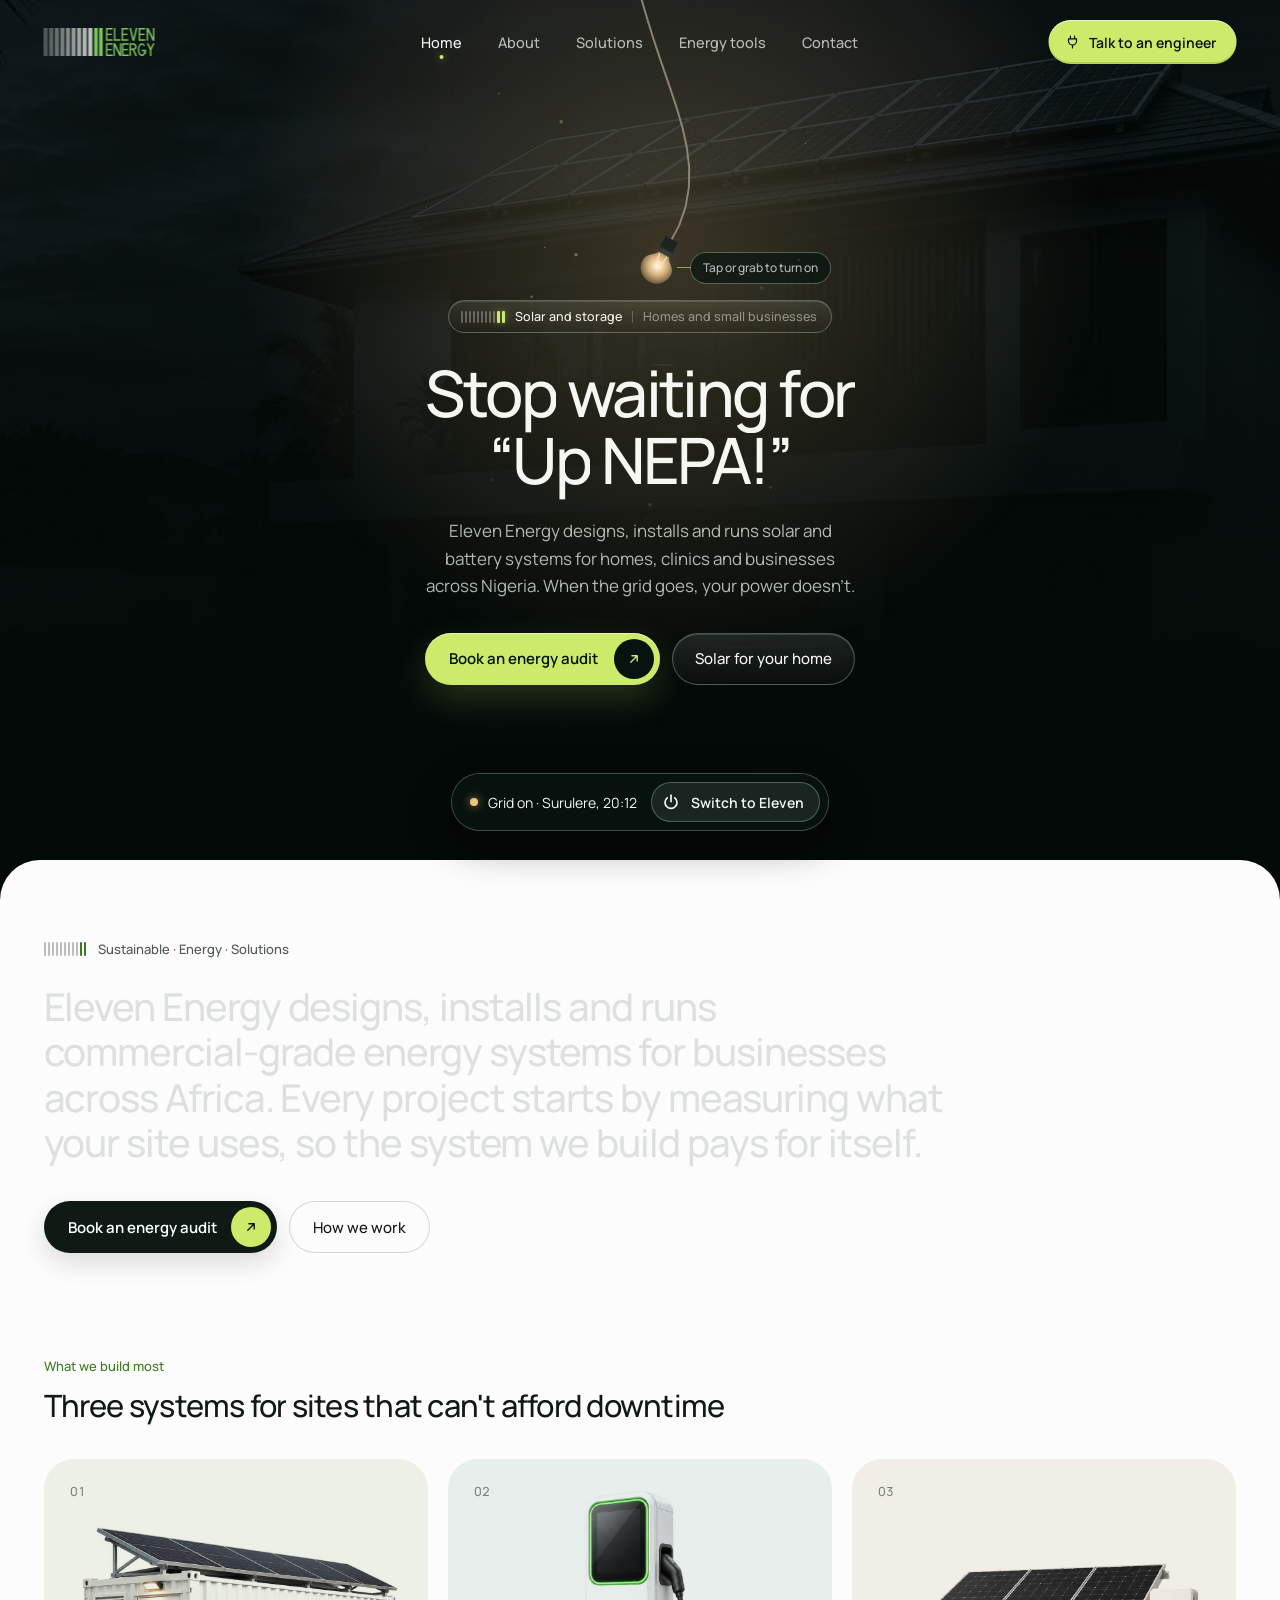
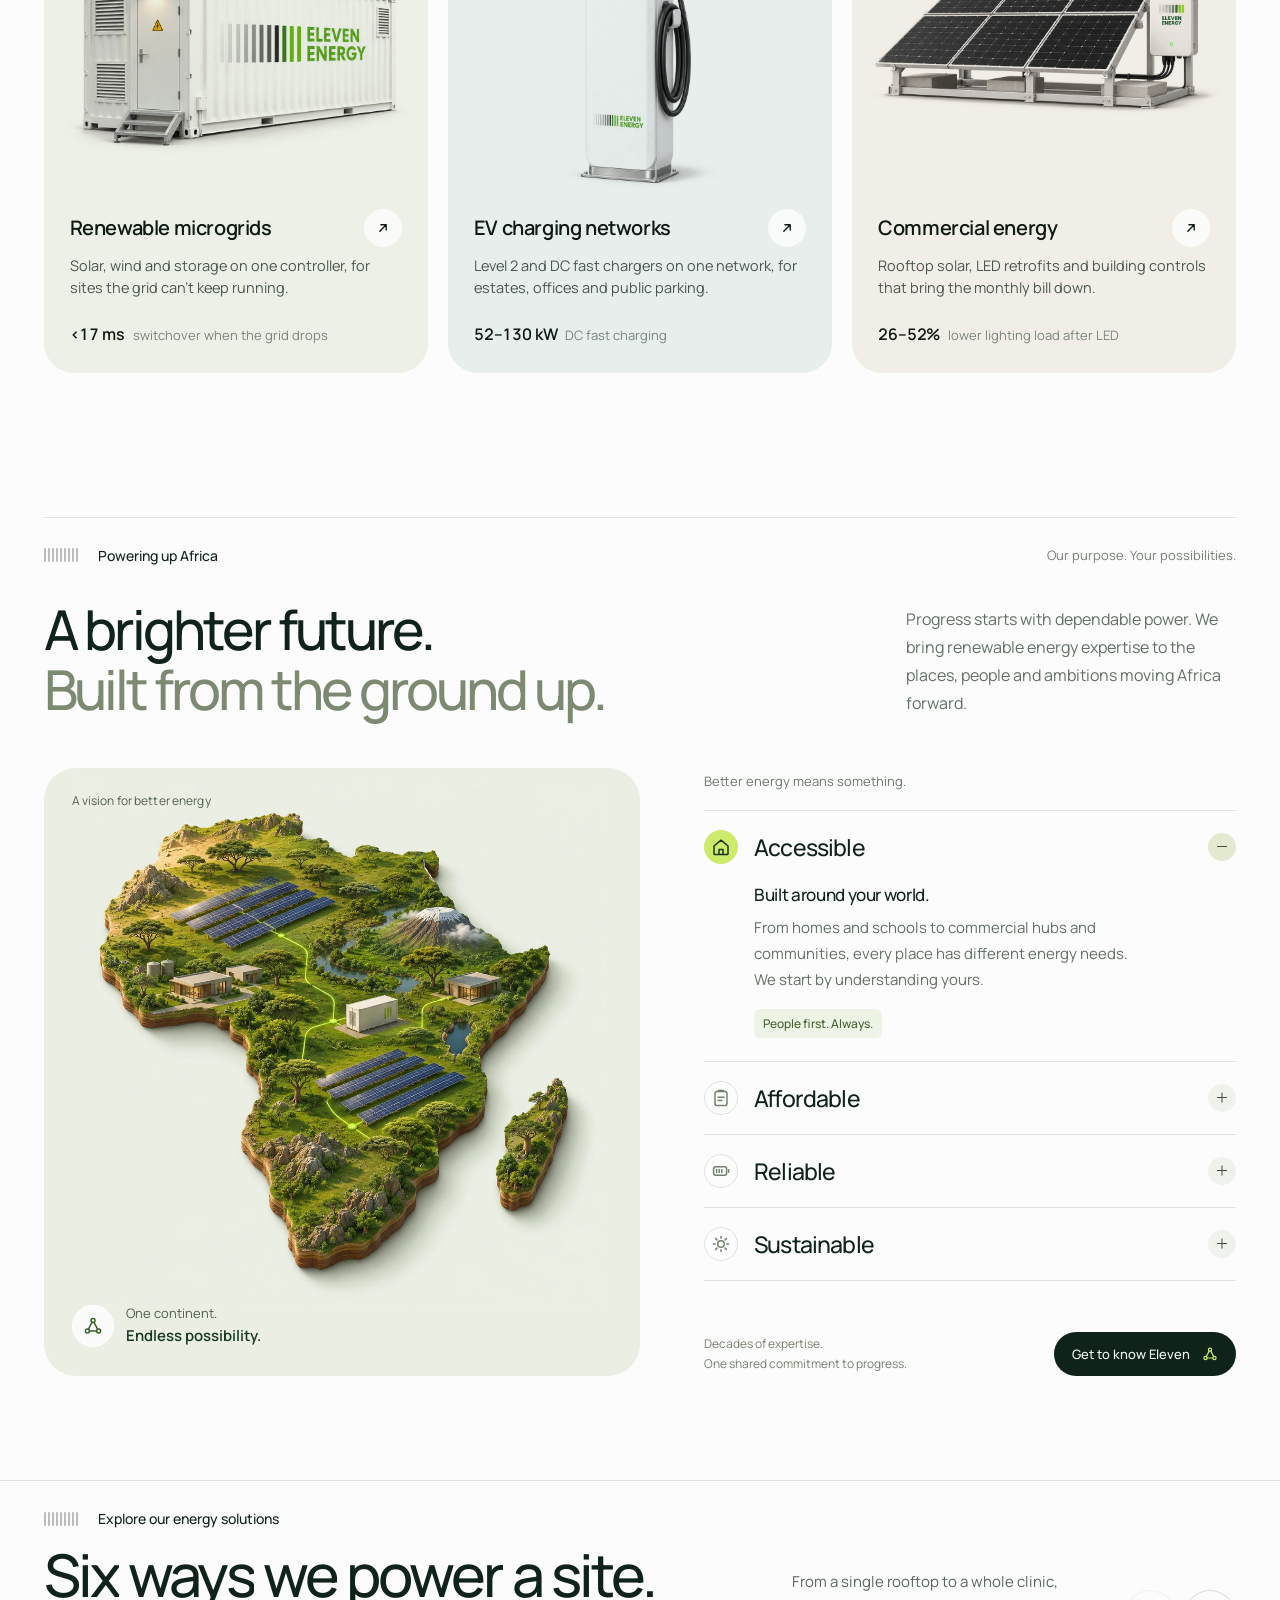
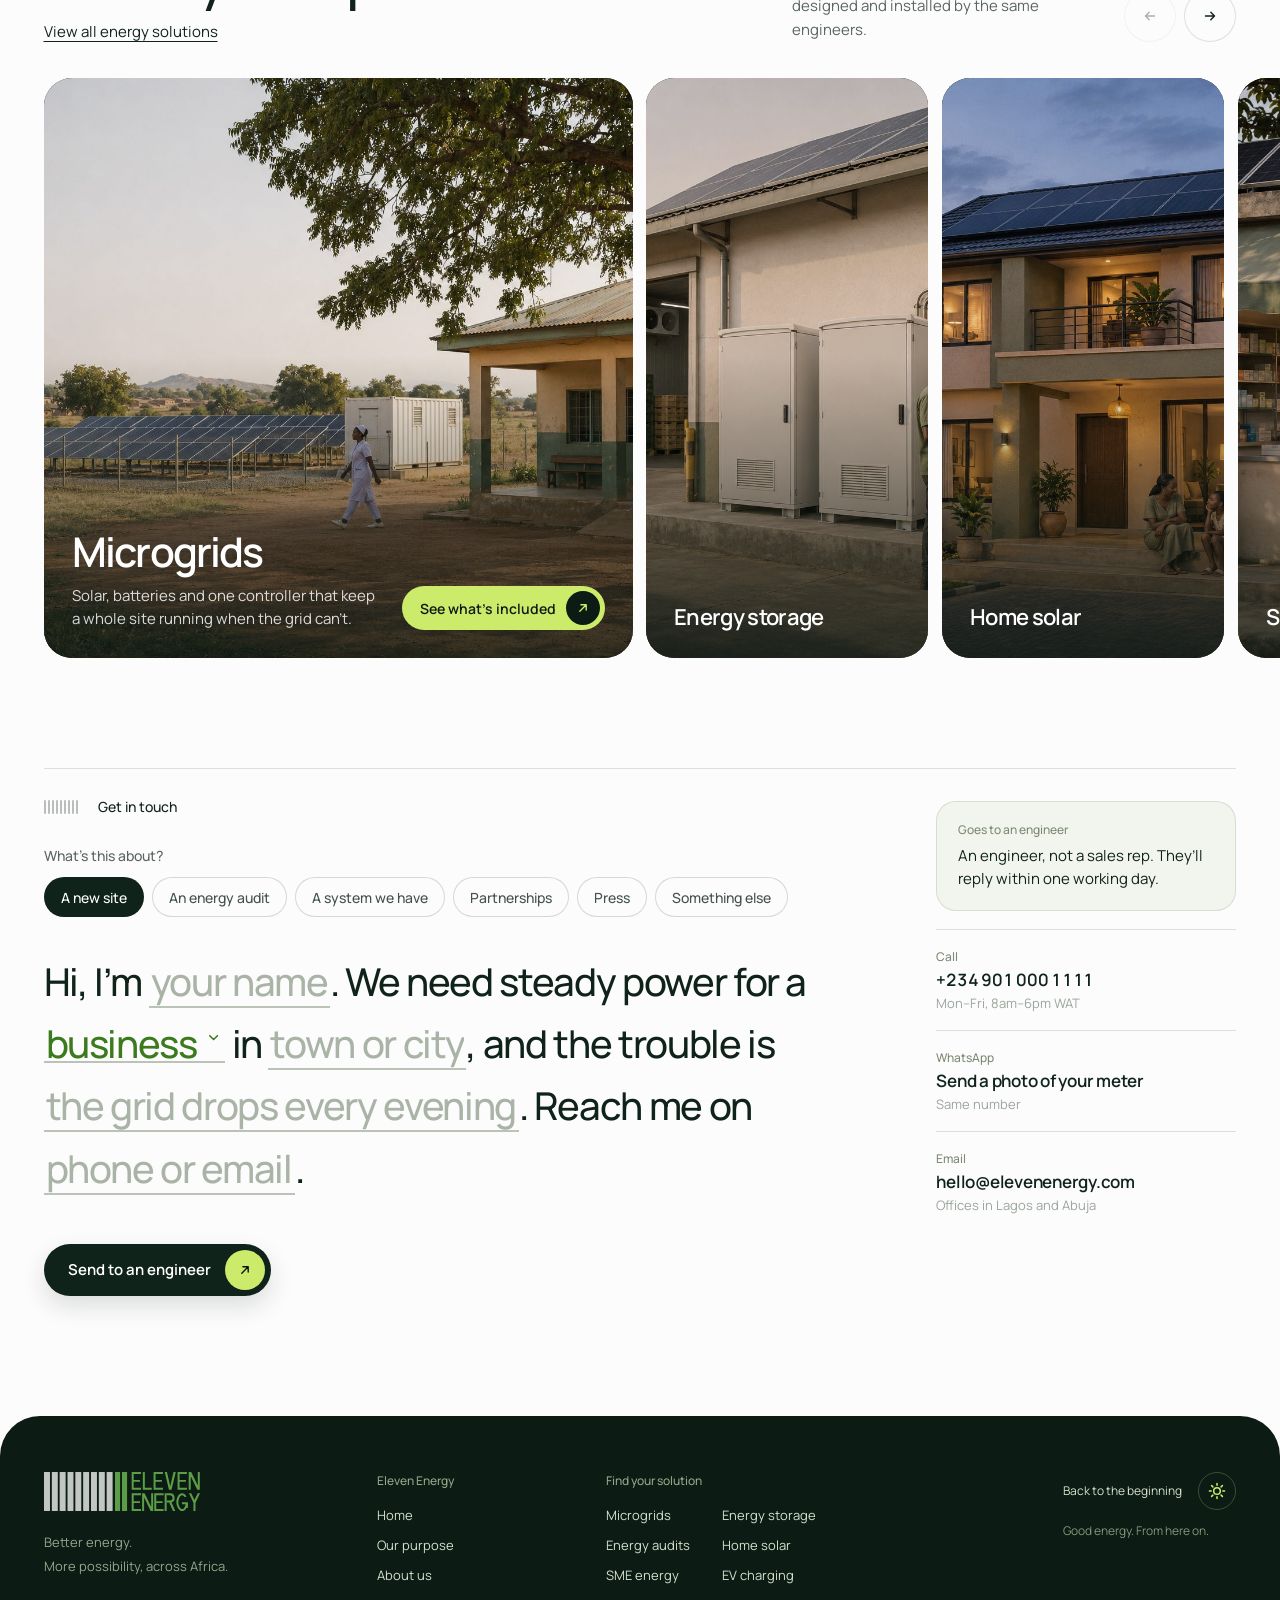
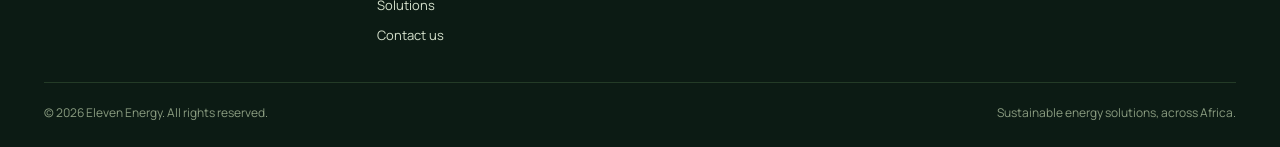
<file: index.html>
<!doctype html>
<html lang="en">
<head>
  <meta charset="utf-8">
  <meta name="viewport" content="width=device-width, initial-scale=1">
  <title>Eleven Energy</title>
  <meta name="description" content="Microgrids, battery storage, solar and EV charging for businesses and communities across Africa.">
  <link rel="icon" href="assets/favicon.svg" type="image/svg+xml">
  <link rel="preconnect" href="https://fonts.googleapis.com">
  <link rel="preconnect" href="https://fonts.gstatic.com" crossorigin>
  <link href="https://fonts.googleapis.com/css2?family=Manrope:wght@400;500;600;700&display=swap" rel="stylesheet">
  <link rel="stylesheet" href="styles.css">
  <link rel="stylesheet" href="hero-nepa.css?v=6">
</head>
<body>

  <!-- Icons: one stroke family on a 20px grid -->
  <svg width="0" height="0" style="position:absolute" aria-hidden="true">
    <defs>
      <symbol id="i-sun" viewBox="0 0 20 20"><circle cx="10" cy="10" r="3.3" fill="none" stroke="currentColor" stroke-width="1.5"/><path d="M10 2.4v1.8M10 15.8v1.8M2.4 10h1.8M15.8 10h1.8M4.6 4.6l1.3 1.3M14.1 14.1l1.3 1.3M4.6 15.4l1.3-1.3M14.1 5.9l1.3-1.3" fill="none" stroke="currentColor" stroke-width="1.5" stroke-linecap="round"/></symbol>
      <symbol id="i-battery" viewBox="0 0 20 20"><rect x="2.6" y="5.8" width="13" height="8.4" rx="2.2" fill="none" stroke="currentColor" stroke-width="1.5"/><path d="M17.6 8.7v2.6M5.6 8.6v2.8M8.2 8.6v2.8M10.8 8.6v2.8" stroke="currentColor" stroke-width="1.5" stroke-linecap="round"/></symbol>
      <symbol id="i-home" viewBox="0 0 20 20"><path d="M3 9 10 3.2 17 9v7.8a.8.8 0 0 1-.8.8H3.8a.8.8 0 0 1-.8-.8V9Z M8 17.6v-5h4v5" fill="none" stroke="currentColor" stroke-width="1.5" stroke-linejoin="round"/></symbol>
      <symbol id="i-plug" viewBox="0 0 20 20"><path d="M7.4 2.6v3.6M12.6 2.6v3.6M5 6.2h10v2.6a5 5 0 0 1-10 0V6.2ZM10 13.8v3.6" fill="none" stroke="currentColor" stroke-width="1.5" stroke-linecap="round" stroke-linejoin="round"/></symbol>
      <symbol id="i-grid" viewBox="0 0 20 20"><circle cx="10" cy="4.6" r="2" fill="none" stroke="currentColor" stroke-width="1.5"/><circle cx="4.4" cy="15" r="2" fill="none" stroke="currentColor" stroke-width="1.5"/><circle cx="15.6" cy="15" r="2" fill="none" stroke="currentColor" stroke-width="1.5"/><path d="M9 6.4 5.4 13.2M11 6.4l3.6 6.8M6.4 15h7.2" fill="none" stroke="currentColor" stroke-width="1.5" stroke-linecap="round"/></symbol>
      <symbol id="i-building" viewBox="0 0 20 20"><path d="M3.4 17.4V5.2l6.4-2.6v14.8M9.8 7.4h6.8v10M2.2 17.4h15.6M6 7.6v.01M6 10.4v.01M6 13.2v.01M13 10.4v.01M13 13.2v.01" fill="none" stroke="currentColor" stroke-width="1.5" stroke-linecap="round" stroke-linejoin="round"/></symbol>
      <symbol id="i-clipboard" viewBox="0 0 20 20"><rect x="4" y="3.6" width="12" height="14" rx="2.2" fill="none" stroke="currentColor" stroke-width="1.5"/><path d="M7.4 3.6V2.4h5.2v1.2M7 9.2h6M7 12.4h3.8" fill="none" stroke="currentColor" stroke-width="1.5" stroke-linecap="round"/></symbol>
      <symbol id="i-store" viewBox="0 0 20 20"><path d="M3 7.6 4.4 3h11.2L17 7.6M3 7.6h14M3 7.6a2.3 2.3 0 0 0 4.66 0 2.33 2.33 0 0 0 4.67 0A2.33 2.33 0 0 0 17 7.6M4.2 10v7.4h11.6V10M8.2 17.4v-4h3.6v4" fill="none" stroke="currentColor" stroke-width="1.5" stroke-linecap="round" stroke-linejoin="round"/></symbol>
      <symbol id="i-arrow" viewBox="0 0 20 20"><path d="M6 14 14 6M7.4 6H14v6.6" fill="none" stroke="currentColor" stroke-width="1.7" stroke-linecap="round" stroke-linejoin="round"/></symbol>
      <symbol id="i-chevron" viewBox="0 0 20 20"><path d="m6 8 4 4 4-4" fill="none" stroke="currentColor" stroke-width="1.6" stroke-linecap="round" stroke-linejoin="round"/></symbol>
      <symbol id="i-close" viewBox="0 0 20 20"><path d="m5.5 5.5 9 9M14.5 5.5l-9 9" fill="none" stroke="currentColor" stroke-width="1.6" stroke-linecap="round"/></symbol>
      <symbol id="i-menu" viewBox="0 0 20 20"><path d="M4 7.5h12M4 12.5h8" fill="none" stroke="currentColor" stroke-width="1.6" stroke-linecap="round"/></symbol>
      <symbol id="i-phone" viewBox="0 0 20 20"><path d="M6.2 2.8H4.4a1.4 1.4 0 0 0-1.4 1.5c.6 7 5.7 12.1 12.7 12.7a1.4 1.4 0 0 0 1.5-1.4v-1.8a1 1 0 0 0-.7-1l-2.6-.9a1 1 0 0 0-1.1.3l-1 1.2a10 10 0 0 1-4.6-4.6l1.2-1a1 1 0 0 0 .3-1.1l-.9-2.6a1 1 0 0 0-1-.7Z" fill="none" stroke="currentColor" stroke-width="1.5" stroke-linejoin="round"/></symbol>
      <symbol id="i-chat" viewBox="0 0 20 20"><path d="M10 3.2a6.8 6.8 0 0 0-5.9 10.2L3.2 16.8l3.5-.9A6.8 6.8 0 1 0 10 3.2Z" fill="none" stroke="currentColor" stroke-width="1.5" stroke-linejoin="round"/><path d="M7.6 8.4c.3 1.6 1.9 3.3 3.8 3.9" fill="none" stroke="currentColor" stroke-width="1.5" stroke-linecap="round"/></symbol>
      <symbol id="i-mail" viewBox="0 0 20 20"><rect x="2.8" y="4.4" width="14.4" height="11.2" rx="2.2" fill="none" stroke="currentColor" stroke-width="1.5"/><path d="m3.6 5.6 6.4 5 6.4-5" fill="none" stroke="currentColor" stroke-width="1.5" stroke-linecap="round" stroke-linejoin="round"/></symbol>
      <symbol id="i-check" viewBox="0 0 20 20"><path d="m4.6 10.4 3.4 3.4 7.4-7.6" fill="none" stroke="currentColor" stroke-width="1.7" stroke-linecap="round" stroke-linejoin="round"/></symbol>
      <symbol id="i-power" viewBox="0 0 20 20"><path d="M10 3.2v6.4" fill="none" stroke="currentColor" stroke-width="1.7" stroke-linecap="round"/><path d="M6.2 5.8a6 6 0 1 0 7.6 0" fill="none" stroke="currentColor" stroke-width="1.7" stroke-linecap="round"/></symbol>
    </defs>
  </svg>

  <!-- ── Navigation ── -->
  <header class="nav" id="nav">
    <div class="bar" id="bar">
      <a class="brand" href="#hero" aria-label="Eleven Energy home"><svg class="logo-mark" viewBox="0 0 183.25 46.20" aria-hidden="true" focusable="false">
    <rect x="0.00" y="0" width="7.0" height="46.20" fill="#E2EAE4" fill-opacity="0.30"/>
    <rect x="9.20" y="0" width="7.0" height="46.20" fill="#E2EAE4" fill-opacity="0.36"/>
    <rect x="18.40" y="0" width="7.0" height="46.20" fill="#E2EAE4" fill-opacity="0.43"/>
    <rect x="27.60" y="0" width="7.0" height="46.20" fill="#E2EAE4" fill-opacity="0.49"/>
    <rect x="36.80" y="0" width="7.0" height="46.20" fill="#E2EAE4" fill-opacity="0.56"/>
    <rect x="46.00" y="0" width="7.0" height="46.20" fill="#E2EAE4" fill-opacity="0.62"/>
    <rect x="55.20" y="0" width="7.0" height="46.20" fill="#E2EAE4" fill-opacity="0.69"/>
    <rect x="64.40" y="0" width="7.0" height="46.20" fill="#E2EAE4" fill-opacity="0.76"/>
    <rect x="73.60" y="0" width="7.0" height="46.20" fill="#E2EAE4" fill-opacity="0.82"/>
    <rect x="83.40" y="0" width="6.0" height="46.20" fill="#7CC35E"/>
    <rect x="91.60" y="0" width="6.0" height="46.20" fill="#7CC35E"/>
    <path fill="#7CC35E" d="M103.00,0.00h2.35v21.00h-2.35zM103.00,0.00h11.00v2.35h-11.00zM103.00,9.32h9.80v2.35h-9.80zM103.00,18.65h11.00v2.35h-11.00zM116.10,0.00h2.35v21.00h-2.35zM116.10,18.65h10.50v2.35h-10.50zM128.70,0.00h2.35v21.00h-2.35zM128.70,0.00h11.00v2.35h-11.00zM128.70,9.32h9.80v2.35h-9.80zM128.70,18.65h11.00v2.35h-11.00zM141.80,0.00 L144.45,0.00 L148.30,16.80 L152.15,0.00 L154.80,0.00 L149.82,21.00 L146.77,21.00zM156.90,0.00h2.35v21.00h-2.35zM156.90,0.00h11.00v2.35h-11.00zM156.90,9.32h9.80v2.35h-9.80zM156.90,18.65h11.00v2.35h-11.00zM170.00,0.00h2.35v21.00h-2.35zM180.65,0.00h2.35v21.00h-2.35zM170.00,0.00 L172.95,0.00 L183.00,21.00 L180.05,21.00zM103.00,25.20h2.35v21.00h-2.35zM103.00,25.20h11.00v2.35h-11.00zM103.00,34.53h9.80v2.35h-9.80zM103.00,43.85h11.00v2.35h-11.00zM115.25,25.20h2.35v21.00h-2.35zM125.90,25.20h2.35v21.00h-2.35zM115.25,25.20 L118.20,25.20 L128.25,46.20 L125.30,46.20zM129.50,25.20h2.35v21.00h-2.35zM129.50,25.20h11.00v2.35h-11.00zM129.50,34.53h9.80v2.35h-9.80zM129.50,43.85h11.00v2.35h-11.00zM141.75,25.20h2.35v21.00h-2.35zM147.00,35.92 L149.75,35.92 L154.25,46.20 L151.50,46.20zM166.65,35.90h2.35v6.71h-2.35zM162.05,35.90h6.95v2.35h-6.95zM170.25,25.20 L172.90,25.20 L176.75,33.10 L180.60,25.20 L183.25,25.20 L177.93,36.30 L177.93,46.20 L175.57,46.20 L175.57,36.30z"/>
    <path fill="none" stroke="#7CC35E" stroke-width="2.35" stroke-linejoin="miter" d="M144.10,26.38 H148.19 A4.29,4.29 0 0 1 148.19,34.95 H144.10 M166.39,29.46 A5.58,9.32 0 1 0 167.82,36.70"/>
  </svg></a>

      <nav class="links" id="dock" aria-label="Primary">
        <span class="lens" id="lens" aria-hidden="true"></span>
        <a href="#hero" class="dock-link is-active" aria-current="page">Home</a>
        <a href="about.html" class="dock-link">About</a>
        <a href="solutions.html" class="dock-link">Solutions</a>
        <a href="planner.html" class="dock-link">Energy tools</a>
        <button class="dock-link" type="button" data-open-modal="contact">Contact</button>
      </nav>

      <div class="nav-end">
        <button class="plug-btn" type="button" data-open-modal="contact"><span class="plug-ico"><svg class="ico ico-16"><use href="#i-plug"/></svg></span><span class="plug-label">Talk to an engineer</span></button>
        <button class="burger" type="button" id="burger" aria-label="Open menu" aria-expanded="false"><svg class="ico"><use href="#i-menu"/></svg></button>
      </div>
    </div>
  </header>

  <!-- Hero: "Up NEPA" (hero-nepa.css, hero-nepa.js). The previous photo hero is in snippets/hero-original.html. -->
  <section class="hero hv hv-bulb" id="hero" aria-label="Eleven Energy" data-state="grid">
    <div class="hvl-film" aria-hidden="true">
      <picture class="hvl-film-dusk">
        <source media="(max-width: 700px) and (orientation: portrait)" srcset="assets/hero-home-dusk-portrait.webp">
        <img src="assets/hero-home-dusk.webp?v=hd" alt="" fetchpriority="high">
      </picture>
      <picture class="hvl-film-lit">
        <source media="(max-width: 700px) and (orientation: portrait)" srcset="assets/hero-home-lit-portrait.webp">
        <img src="assets/hero-home-lit.webp?v=hd" alt="">
      </picture>
      <picture class="hvl-film-entry">
        <source media="(max-width: 700px) and (orientation: portrait)" srcset="assets/hero-home-entry-portrait.webp">
        <img src="assets/hero-home-entry.webp?v=hd" alt="">
      </picture>
      <picture class="hvl-film-room">
        <source media="(max-width: 700px) and (orientation: portrait)" srcset="assets/hero-home-room-portrait.webp">
        <img src="assets/hero-home-room.webp?v=hd" alt="">
      </picture>
    </div>
    <div class="hv-copy hvl-copy">
      <p class="tag reveal" style="--d:0">
        <span class="tag-mark" aria-hidden="true"><i></i><i></i><i></i><i></i><i></i><i></i><i></i><i></i><i></i><i></i><i></i></span>
        <span>Solar and storage</span>
        <span class="tag-sep" aria-hidden="true"></span>
        <span class="tag-soft">Homes and small businesses</span>
      </p>
      <h1 class="hv-title" id="headline"><span class="hl-line">Stop waiting for</span><span class="hl-line">“Up NEPA!”</span></h1>
      <p class="lede reveal" style="--d:2">Eleven Energy designs, installs and runs solar and battery systems for homes, clinics and businesses across Nigeria. When the grid goes, your power doesn’t.</p>
      <div class="cta-row reveal" style="--d:3">
        <button class="btn-volt" type="button" data-open-modal="audit">Book an energy audit<span class="btn-volt-dot"><svg class="ico ico-16"><use href="#i-arrow"/></svg></span></button>
        <a class="btn-quiet" href="planner.html">Solar for your home</a>
      </div>
    </div>
    <canvas class="hvl-canvas" aria-hidden="true"></canvas>
    <button class="hvl-grab" type="button" aria-label="Turn on the bulb. Use the arrow keys to swing it." hidden>
      <span class="hvl-hint" aria-hidden="true">Tap or grab to turn on</span>
    </button>
    <div class="hvl-panel">
      <p class="hvl-status" aria-live="polite"><i aria-hidden="true"></i><span>Grid on · Surulere, 20:12</span></p>
      <button class="hvl-switch" type="button"><svg class="ico" aria-hidden="true"><use href="#i-power"/></svg><span class="hvl-switch-label">Switch to Eleven</span></button>
    </div>
  </section>

  <!-- ── About ── -->
  <section class="about" id="about" aria-labelledby="aboutTitle">
    <div class="about-intro">
      <p class="about-mark rise"><span class="about-bars" aria-hidden="true"><i></i><i></i><i></i><i></i><i></i><i></i><i></i><i></i><i></i><i></i><i></i></span>Sustainable · Energy · Solutions</p>
      <div class="about-copy">
        <h2 id="aboutTitle" class="scrub">Eleven Energy designs, installs and runs commercial‑grade energy systems for businesses across Africa. <span>Every project starts by measuring what your site uses, so the system we build pays for itself.</span></h2>
        <div class="about-actions rise" style="--d:1">
          <button class="btn-ink" type="button" data-open-modal="audit">Book an energy audit<span class="btn-ink-dot"><svg class="ico ico-16"><use href="#i-arrow"/></svg></span></button>
          <button class="btn-line" type="button" data-open-drawer="about">How we work</button>
        </div>
      </div>
    </div>

    <div class="build">
      <div class="build-head">
        <p class="kicker rise">What we build most</p>
        <h3 class="build-title words">Three systems for sites that can't afford downtime</h3>
      </div>
      <div class="tiles">
        <article class="tile rise" style="--d:0;--tint:#ECF0E6">
          <div class="tile-stage">
            <span class="tile-num">01</span>
            <div class="tile-art"><img class="tile-img" src="assets/render-microgrid.jpg" alt="An Eleven Energy storage container with a solar canopy on its roof" loading="lazy"><span class="tile-node" style="--x:51.9%;--y:28.7%;--n:0"><i></i><em>48 kWp solar canopy</em></span><span class="tile-node" style="--x:47.1%;--y:70.8%;--n:1"><i></i><em>1 MWh LFP storage</em></span></div>
          </div>
          <div class="tile-body">
            <div class="tile-head">
              <h4>Renewable microgrids</h4>
              <button class="tile-go" type="button" data-open-drawer="microgrids" aria-label="How a microgrid works"><svg class="ico ico-16"><use href="#i-arrow"/></svg></button>
            </div>
            <p>Solar, wind and storage on one controller, for sites the grid can't keep running.</p>
            <p class="tile-fig"><b>&lt;<span class="cu" data-to="20">20</span> ms</b>switchover when the grid drops</p>
          </div>
        </article>
        <article class="tile rise" style="--d:1;--tint:#E7EEEB">
          <div class="tile-stage">
            <span class="tile-num">02</span>
            <div class="tile-art"><img class="tile-img" src="assets/render-ev.jpg" alt="An Eleven Energy DC fast charging pedestal" loading="lazy"><span class="tile-node" style="--x:50.4%;--y:23.5%;--n:0"><i></i><em>Tap-to-charge screen</em></span><span class="tile-node" style="--x:58.3%;--y:50.7%;--n:1"><i></i><em>CCS2 cable, 5 m</em></span></div>
          </div>
          <div class="tile-body">
            <div class="tile-head">
              <h4>EV charging networks</h4>
              <button class="tile-go" type="button" data-open-drawer="ev" aria-label="Plan a charging site"><svg class="ico ico-16"><use href="#i-arrow"/></svg></button>
            </div>
            <p>Level 2 and DC fast chargers on one network, for estates, offices and public parking.</p>
            <p class="tile-fig"><b><span class="cu" data-to="60">60</span>–<span class="cu" data-to="150">150</span> kW</b>DC fast charging</p>
          </div>
        </article>
        <article class="tile rise" style="--d:2;--tint:#F1EEE7">
          <div class="tile-stage">
            <span class="tile-num">03</span>
            <div class="tile-art"><img class="tile-img" src="assets/render-commercial.jpg" alt="A rooftop solar array on an aluminium mounting frame" loading="lazy"><span class="tile-node" style="--x:34.6%;--y:38.1%;--n:0"><i></i><em>Bifacial 580 W modules</em></span><span class="tile-node" style="--x:56.1%;--y:66.4%;--n:1"><i></i><em>Ballasted roof frame</em></span></div>
          </div>
          <div class="tile-body">
            <div class="tile-head">
              <h4>Commercial energy</h4>
              <button class="tile-go" type="button" data-open-drawer="commercial" aria-label="See what a retrofit saves"><svg class="ico ico-16"><use href="#i-arrow"/></svg></button>
            </div>
            <p>Rooftop solar, LED retrofits and building controls that bring the monthly bill down.</p>
            <p class="tile-fig"><b><span class="cu" data-to="30">30</span>–<span class="cu" data-to="60">60</span>%</b>lower lighting load after LED</p>
          </div>
        </article>
      </div>
    </div>
  </section>

  <!-- ── Our commitment ── -->
  <section class="purpose" id="commitment" aria-labelledby="purposeTitle">
    <div class="purpose-wrap">
      <div class="purpose-top">
        <p class="purpose-eyebrow"><span class="about-bars" aria-hidden="true"><i></i><i></i><i></i><i></i><i></i><i></i><i></i><i></i><i></i><i></i><i></i></span>Powering up Africa</p>
        <span class="purpose-note">Our purpose. Your possibilities.</span>
      </div>
      <div class="purpose-intro">
        <h2 id="purposeTitle">A brighter future.<span>Built from the ground up.</span></h2>
        <p>Progress starts with dependable power. We bring renewable energy expertise to the places, people and ambitions moving Africa forward.</p>
      </div>
      <div class="purpose-grid">
        <figure class="purpose-visual">
          <div class="purpose-orbit" aria-hidden="true"></div>
          <img src="assets/africa-energy.webp" alt="A sculptural landscape shaped like Africa, bringing together solar energy, battery storage, homes and green spaces." width="1000" height="1000" loading="lazy" decoding="async">
          <figcaption><span class="purpose-visual-mark" aria-hidden="true"><svg class="ico"><use href="#i-grid"/></svg></span><span>One continent.<br><strong>Endless possibility.</strong></span></figcaption>
          <span class="purpose-visual-label">A vision for better energy</span>
        </figure>
        <div class="purpose-explore">
          <p class="purpose-explore-label">Better energy means something.</p>
          <div class="purpose-principles">
            <details class="purpose-principle" name="energy-principle" open>
              <summary><span class="purpose-icon"><svg class="ico" aria-hidden="true"><use href="#i-home"/></svg></span><span>Accessible</span><span class="purpose-toggle" aria-hidden="true"></span></summary>
              <div class="purpose-answer"><h3>Built around your world.</h3><p>From homes and schools to commercial hubs and communities, every place has different energy needs. We start by understanding yours.</p><span class="purpose-tag">People first. Always.</span></div>
            </details>
            <details class="purpose-principle" name="energy-principle">
              <summary><span class="purpose-icon"><svg class="ico" aria-hidden="true"><use href="#i-clipboard"/></svg></span><span>Affordable</span><span class="purpose-toggle" aria-hidden="true"></span></summary>
              <div class="purpose-answer"><h3>Good energy. Sound economics.</h3><p>Your real energy use shapes the design. We measure your loads and running costs to build a system that makes financial sense for your site.</p><span class="purpose-tag">A smarter use of your energy budget.</span></div>
            </details>
            <details class="purpose-principle" name="energy-principle">
              <summary><span class="purpose-icon"><svg class="ico" aria-hidden="true"><use href="#i-battery"/></svg></span><span>Reliable</span><span class="purpose-toggle" aria-hidden="true"></span></summary>
              <div class="purpose-answer"><h3>Keep your plans moving.</h3><p>Solar, storage and intelligent controls work together to keep the things that matter running. Our team designs around the demands of your day.</p><span class="purpose-tag">Less interruption. More possibility.</span></div>
            </details>
            <details class="purpose-principle" name="energy-principle">
              <summary><span class="purpose-icon"><svg class="ico" aria-hidden="true"><use href="#i-sun"/></svg></span><span>Sustainable</span><span class="purpose-toggle" aria-hidden="true"></span></summary>
              <div class="purpose-answer"><h3>Power today. Think beyond it.</h3><p>Make more of Africa's renewable resources, reduce dependence on diesel and build for the long term. Cleaner energy belongs in everyday life.</p><span class="purpose-tag">A lighter footprint. A lasting difference.</span></div>
            </details>
          </div>
          <div class="purpose-explore-foot"><p>Decades of expertise.<br>One shared commitment to progress.</p><a href="about.html" class="purpose-about">Get to know Eleven<svg class="ico ico-16" aria-hidden="true"><use href="#i-grid"/></svg></a></div>
        </div>
      </div>
    </div>
  </section>
  <section class="sol" id="solutions" aria-labelledby="solTitle">
    <div class="fs-head">
      <div>
        <p class="purpose-eyebrow"><span class="about-bars" aria-hidden="true"><i></i><i></i><i></i><i></i><i></i><i></i><i></i><i></i><i></i><i></i><i></i></span>Explore our energy solutions</p>
        <h2 id="solTitle" class="words">Six ways we power a site.</h2>
        <a class="fs-all" href="solutions.html">View all energy solutions</a>
      </div>
      <div class="fs-side">
        <p class="rise" style="--d:1">From a single rooftop to a whole clinic, designed and installed by the same engineers.</p>
        <div class="fs-arrows">
          <button class="fs-step" type="button" data-step="-1" aria-label="Previous solution"><svg class="ico ico-16" aria-hidden="true"><use href="#i-arrow"/></svg></button>
          <button class="fs-step" type="button" data-step="1" aria-label="Next solution"><svg class="ico ico-16" aria-hidden="true"><use href="#i-arrow"/></svg></button>
        </div>
      </div>
    </div>
    <div class="fs-track" tabindex="0" aria-label="Energy solutions, drag or use the arrows">
      <div class="fs-rail">
          <article class="fs-slide is-active" data-fs="0" aria-roledescription="slide" aria-label="1 of 6: Microgrids">
            <div class="fs-media"><img src="assets/sol-microgrids.jpg" alt="A rural clinic in northern Nigeria with a ground-mounted solar array and battery container" style="object-position:50% 60%"></div>
            <button class="fs-open" type="button" data-fs-open="0" aria-label="Show Microgrids"></button>
            <div class="fs-copy">
              <div class="fs-text">
                <h3>Microgrids</h3>
                <div class="fs-more"><p class="fs-line">Solar, batteries and one controller that keep a whole site running when the grid can’t.</p></div>
              </div>
              <button class="fs-cta" type="button" data-open-drawer="microgrids" aria-haspopup="dialog">See what’s included<span><svg class="ico ico-16" aria-hidden="true"><use href="#i-arrow"/></svg></span></button>
            </div>
          </article>
          <article class="fs-slide" data-fs="1" aria-roledescription="slide" aria-label="2 of 6: Energy storage">
            <div class="fs-media"><img src="assets/sol-storage.jpg" alt="A technician checking battery cabinets beside a cold-storage warehouse in Lagos" style="object-position:55% 55%"></div>
            <button class="fs-open" type="button" data-fs-open="1" aria-label="Show Energy storage"></button>
            <div class="fs-copy">
              <div class="fs-text">
                <h3>Energy storage</h3>
                <div class="fs-more"><p class="fs-line">Battery cabinets that carry a site through outages and the evening peak, so the generator stays off.</p></div>
              </div>
              <button class="fs-cta" type="button" data-open-drawer="storage" aria-haspopup="dialog">See what’s included<span><svg class="ico ico-16" aria-hidden="true"><use href="#i-arrow"/></svg></span></button>
            </div>
          </article>
          <article class="fs-slide" data-fs="2" aria-roledescription="slide" aria-label="3 of 6: Home solar">
            <div class="fs-media"><img src="assets/sol-home.jpg" alt="A family home in Lekki with rooftop solar at dusk, lights on inside" style="object-position:50% 55%" loading="lazy"></div>
            <button class="fs-open" type="button" data-fs-open="2" aria-label="Show Home solar"></button>
            <div class="fs-copy">
              <div class="fs-text">
                <h3>Home solar</h3>
                <div class="fs-more"><p class="fs-line">Rooftop solar and a battery sized from the appliances you actually run after dark.</p></div>
              </div>
              <button class="fs-cta" type="button" data-open-drawer="home" aria-haspopup="dialog">See what’s included<span><svg class="ico ico-16" aria-hidden="true"><use href="#i-arrow"/></svg></span></button>
            </div>
          </article>
          <article class="fs-slide" data-fs="3" aria-roledescription="slide" aria-label="4 of 6: SME energy">
            <div class="fs-media"><img src="assets/sol-sme.jpg" alt="A pharmacist serving a customer in a small pharmacy powered by rooftop solar" style="object-position:50% 50%" loading="lazy"></div>
            <button class="fs-open" type="button" data-fs-open="3" aria-label="Show SME energy"></button>
            <div class="fs-copy">
              <div class="fs-text">
                <h3>SME energy</h3>
                <div class="fs-more"><p class="fs-line">Solar and storage that keep fridges, tills and lights on through every trading hour.</p></div>
              </div>
              <button class="fs-cta" type="button" data-open-drawer="sme" aria-haspopup="dialog">See what’s included<span><svg class="ico ico-16" aria-hidden="true"><use href="#i-arrow"/></svg></span></button>
            </div>
          </article>
          <article class="fs-slide" data-fs="4" aria-roledescription="slide" aria-label="5 of 6: EV charging">
            <div class="fs-media"><img src="assets/sol-ev.jpg" alt="An electric car charging under a solar carport in an Abuja estate" style="object-position:50% 55%;--fx:16%" loading="lazy"></div>
            <button class="fs-open" type="button" data-fs-open="4" aria-label="Show EV charging"></button>
            <div class="fs-copy">
              <div class="fs-text">
                <h3>EV charging</h3>
                <div class="fs-more"><p class="fs-line">Level 2 and DC fast chargers on one managed network, charging from your own solar where it can.</p></div>
              </div>
              <button class="fs-cta" type="button" data-open-drawer="ev" aria-haspopup="dialog">See what’s included<span><svg class="ico ico-16" aria-hidden="true"><use href="#i-arrow"/></svg></span></button>
            </div>
          </article>
          <article class="fs-slide" data-fs="5" aria-roledescription="slide" aria-label="6 of 6: Energy audits">
            <div class="fs-media"><img src="assets/sol-audits.jpg" alt="An engineer clipping a current clamp inside a distribution board" style="object-position:50% 45%;--fx:4%" loading="lazy"></div>
            <button class="fs-open" type="button" data-fs-open="5" aria-label="Show Energy audits"></button>
            <div class="fs-copy">
              <div class="fs-text">
                <h3>Energy audits</h3>
                <div class="fs-more"><p class="fs-line">An engineer logs your boards for a week, then shows which system pays back and how fast.</p></div>
              </div>
              <button class="fs-cta" type="button" data-open-drawer="audits" aria-haspopup="dialog">See what’s included<span><svg class="ico ico-16" aria-hidden="true"><use href="#i-arrow"/></svg></span></button>
            </div>
          </article>
          <aside class="fs-end" aria-labelledby="fsEndTitle">
            <figure class="fs-load" aria-label="Example of a site's load over one day, peaking between 6pm and 9pm">
              <figcaption><span>Logged load, one day</span><b>Peak 6–9pm</b></figcaption>
              <div class="fs-load-bars" aria-hidden="true"><i style="--h:22%"></i><i style="--h:20%"></i><i style="--h:19%"></i><i style="--h:18%"></i><i style="--h:18%"></i><i style="--h:21%"></i><i style="--h:30%"></i><i style="--h:46%"></i><i style="--h:58%"></i><i style="--h:64%"></i><i style="--h:70%"></i><i style="--h:74%"></i><i style="--h:78%"></i><i style="--h:76%"></i><i style="--h:72%"></i><i style="--h:70%"></i><i style="--h:68%"></i><i style="--h:74%"></i><i style="--h:86%" class="pk"></i><i style="--h:95%" class="pk"></i><i style="--h:90%" class="pk"></i><i style="--h:66%"></i><i style="--h:40%"></i><i style="--h:27%"></i></div>
              <div class="fs-load-axis" aria-hidden="true"><span>00:00</span><span>12:00</span><span>24:00</span></div>
            </figure>
            <div class="fs-end-copy">
              <h3 id="fsEndTitle">Not sure which fits your site?</h3>
              <p>We log your site for a week, then tell you which of the six it needs, how big, and when it pays back.</p>
              <button class="fs-end-cta" type="button" data-open-modal="audit">Book an energy audit<span><svg class="ico ico-16" aria-hidden="true"><use href="#i-arrow"/></svg></span></button>
            </div>
          </aside>
      </div>
      <span class="fs-cursor" aria-hidden="true">Drag</span>
    </div>
  </section>

  <section class="talk talk-host" id="contact" aria-labelledby="talkTitle">
    <div class="talk-inner">
      <div class="talk-main">
        <p class="purpose-eyebrow"><span class="about-bars" aria-hidden="true"><i></i><i></i><i></i><i></i><i></i><i></i><i></i><i></i><i></i><i></i><i></i></span>Get in touch</p>
        <h2 id="talkTitle" class="visually-hidden">Get in touch with Eleven Energy</h2>
        <form class="talk-form" novalidate>
          <fieldset class="talk-topics">
            <legend>What’s this about?</legend>
            <div class="talk-pills"><label><input type="radio" name="topic" value="project" checked><span>A new site</span></label><label><input type="radio" name="topic" value="audit"><span>An energy audit</span></label><label><input type="radio" name="topic" value="support"><span>A system we have</span></label><label><input type="radio" name="topic" value="partner"><span>Partnerships</span></label><label><input type="radio" name="topic" value="press"><span>Press</span></label><label><input type="radio" name="topic" value="other"><span>Something else</span></label></div>
          </fieldset>
          <p class="talk-sentence">
            Hi, I’m <label class="blank"><span class="visually-hidden">Your name</span><input name="name" type="text" autocomplete="name" placeholder="your name" data-req></label>.
            <span class="talk-part" data-topic="project">We need steady power for a <span class="blank blank-pick" data-pick><button class="pick-btn" type="button" aria-haspopup="listbox" aria-expanded="false" aria-label="What are we powering: business"><span class="pick-val">business</span><svg class="ico ico-16" aria-hidden="true"><use href="#i-chevron"/></svg></button><span class="pick-list" role="listbox" tabindex="-1" aria-label="What are we powering" hidden><span class="pick-opt" role="option" id="pk-p_site-0" data-value="business" aria-selected="true"><span>business</span><svg class="ico ico-16" aria-hidden="true"><use href="#i-check"/></svg></span><span class="pick-opt" role="option" id="pk-p_site-1" data-value="school" aria-selected="false"><span>school</span><svg class="ico ico-16" aria-hidden="true"><use href="#i-check"/></svg></span><span class="pick-opt" role="option" id="pk-p_site-2" data-value="clinic" aria-selected="false"><span>clinic</span><svg class="ico ico-16" aria-hidden="true"><use href="#i-check"/></svg></span><span class="pick-opt" role="option" id="pk-p_site-3" data-value="home" aria-selected="false"><span>home</span><svg class="ico ico-16" aria-hidden="true"><use href="#i-check"/></svg></span><span class="pick-opt" role="option" id="pk-p_site-4" data-value="estate" aria-selected="false"><span>estate</span><svg class="ico ico-16" aria-hidden="true"><use href="#i-check"/></svg></span><span class="pick-opt" role="option" id="pk-p_site-5" data-value="community" aria-selected="false"><span>community</span><svg class="ico ico-16" aria-hidden="true"><use href="#i-check"/></svg></span></span><input type="hidden" name="p_site" value="business"></span> in <label class="blank"><span class="visually-hidden">Where is the site</span><input name="p_loc" type="text" placeholder="town or city" data-req></label>, and the trouble is <label class="blank"><span class="visually-hidden">What keeps going wrong (optional)</span><input name="p_note" type="text" placeholder="the grid drops every evening"></label>.</span>
            <span class="talk-part" data-topic="audit" hidden>I’d like an engineer to audit our <span class="blank blank-pick" data-pick><button class="pick-btn" type="button" aria-haspopup="listbox" aria-expanded="false" aria-label="What should we audit: factory"><span class="pick-val">factory</span><svg class="ico ico-16" aria-hidden="true"><use href="#i-chevron"/></svg></button><span class="pick-list" role="listbox" tabindex="-1" aria-label="What should we audit" hidden><span class="pick-opt" role="option" id="pk-a_site-0" data-value="factory" aria-selected="true"><span>factory</span><svg class="ico ico-16" aria-hidden="true"><use href="#i-check"/></svg></span><span class="pick-opt" role="option" id="pk-a_site-1" data-value="office" aria-selected="false"><span>office</span><svg class="ico ico-16" aria-hidden="true"><use href="#i-check"/></svg></span><span class="pick-opt" role="option" id="pk-a_site-2" data-value="school" aria-selected="false"><span>school</span><svg class="ico ico-16" aria-hidden="true"><use href="#i-check"/></svg></span><span class="pick-opt" role="option" id="pk-a_site-3" data-value="clinic" aria-selected="false"><span>clinic</span><svg class="ico ico-16" aria-hidden="true"><use href="#i-check"/></svg></span><span class="pick-opt" role="option" id="pk-a_site-4" data-value="hotel" aria-selected="false"><span>hotel</span><svg class="ico ico-16" aria-hidden="true"><use href="#i-check"/></svg></span><span class="pick-opt" role="option" id="pk-a_site-5" data-value="home" aria-selected="false"><span>home</span><svg class="ico ico-16" aria-hidden="true"><use href="#i-check"/></svg></span></span><input type="hidden" name="a_site" value="factory"></span> in <label class="blank"><span class="visually-hidden">Where is the site</span><input name="a_loc" type="text" placeholder="town or city" data-req></label>. The best time to visit is <label class="blank"><span class="visually-hidden">Best time to visit (optional)</span><input name="a_when" type="text" placeholder="any weekday next month"></label>.</span>
            <span class="talk-part" data-topic="support" hidden>We have an Eleven Energy system at <label class="blank"><span class="visually-hidden">Which site</span><input name="s_site" type="text" placeholder="site name or address" data-req></label>, and since <label class="blank"><span class="visually-hidden">Since when (optional)</span><input name="s_since" type="text" placeholder="Tuesday"></label> it’s been <label class="blank"><span class="visually-hidden">What is happening</span><input name="s_issue" type="text" placeholder="showing a battery fault" data-req></label>.</span>
            <span class="talk-part" data-topic="partner" hidden>I’m with <label class="blank"><span class="visually-hidden">Your organisation</span><input name="r_org" type="text" placeholder="organisation" data-req></label>, and we’d like to work with you on <label class="blank"><span class="visually-hidden">What you have in mind</span><input name="r_idea" type="text" placeholder="solar for 40 clinics" data-req></label>.</span>
            <span class="talk-part" data-topic="press" hidden>I write for <label class="blank"><span class="visually-hidden">Publication</span><input name="m_pub" type="text" placeholder="publication" data-req></label> and I’m working on <label class="blank"><span class="visually-hidden">The story</span><input name="m_story" type="text" placeholder="a story on rural solar" data-req></label>. My deadline is <label class="blank"><span class="visually-hidden">Deadline (optional)</span><input name="m_when" type="text" placeholder="Friday"></label>.</span>
            <span class="talk-part" data-topic="other" hidden>I have a question about <label class="blank"><span class="visually-hidden">Your question</span><input name="o_q" type="text" placeholder="anything at all" data-req></label>.</span>
            Reach me on <label class="blank"><span class="visually-hidden">Phone or email</span><input name="reach" type="text" autocomplete="tel" placeholder="phone or email" data-req></label>.
          </p>
          <input type="hidden" name="interest" value="">
          <div class="talk-send">
            <button class="btn-ink" type="submit"><span class="talk-submit">Send to an engineer</span><span class="btn-ink-dot"><svg class="ico ico-16" aria-hidden="true"><use href="#i-arrow"/></svg></span></button>
            <p class="talk-err" role="alert" hidden>Fill in the underlined gaps so we know who to call back.</p>
          </div>
          <div class="talk-done" hidden>
            <p class="talk-sentence talk-done-text"></p>
            <button class="talk-again" type="button">Write another message</button>
          </div>
        </form>
      </div>
      <aside class="talk-aside" aria-label="Who replies and other ways to reach us">
        <div class="talk-who">
          <span class="talk-who-team">Goes to</span>
          <p class="talk-who-text">An engineer, not a sales rep. They’ll reply within one working day.</p>
        </div>
        <ul class="talk-lines">
          <li><span>Call</span><a href="tel:+2349010001111">+234 901 000 1111</a><em>Mon–Fri, 8am–6pm WAT</em></li>
          <li><span>WhatsApp</span><a href="https://wa.me/2349010001111" target="_blank" rel="noopener">Send a photo of your meter</a><em>Same number</em></li>
          <li><span>Email</span><a href="mailto:hello@elevenenergy.com">hello@elevenenergy.com</a><em>Offices in Lagos and Abuja</em></li>
        </ul>
      </aside>
    </div>
  </section>

  <!-- ── Footer ── -->
  <div class="page-close">
    <footer class="site-footer" aria-label="Site footer">
      <div class="footer-main">
        <div class="footer-brand"><a href="#hero" aria-label="Eleven Energy home"><img src="assets/eleven-energy-logo.svg" width="183" height="46" alt="Eleven Energy" loading="lazy"></a><p>Better energy.<br>More possibility, across Africa.</p></div>
        <nav class="footer-nav" aria-label="Company"><h3>Eleven Energy</h3><a href="#hero">Home</a><a href="#commitment">Our purpose</a><a href="about.html">About us</a><a href="solutions.html">Solutions</a><button type="button" data-open-modal="contact">Contact us</button></nav>
        <nav class="footer-nav footer-solutions" aria-label="Energy solutions"><h3>Find your solution</h3><div><a href="solutions.html#microgrids">Microgrids</a><a href="solutions.html#storage">Energy storage</a><a href="solutions.html#audits">Energy audits</a><a href="solutions.html#home">Home solar</a><a href="solutions.html#sme">SME energy</a><a href="solutions.html#ev">EV charging</a></div></nav>
        <div class="footer-return"><a href="#hero"><span>Back to the beginning</span><span class="footer-return-icon" aria-hidden="true"><svg class="ico"><use href="#i-sun"/></svg></span></a><p>Good energy. From here on.</p></div>
      </div>
      <div class="footer-bottom"><p>© <span id="copyrightYear">2026</span> Eleven Energy. All rights reserved.</p><span>Sustainable energy solutions, across Africa.</span></div>
    </footer>
  </div>

  <!-- ── Mobile menu ── -->
  <div class="sheet" id="sheet" hidden>
    <div class="sheet-head">
      <span class="brand"><svg class="logo-mark" viewBox="0 0 183.25 46.20" aria-hidden="true" focusable="false">
      <rect x="0.00" y="0" width="7.0" height="46.20" fill="#E2EAE4" fill-opacity="0.30"/>
      <rect x="9.20" y="0" width="7.0" height="46.20" fill="#E2EAE4" fill-opacity="0.36"/>
      <rect x="18.40" y="0" width="7.0" height="46.20" fill="#E2EAE4" fill-opacity="0.43"/>
      <rect x="27.60" y="0" width="7.0" height="46.20" fill="#E2EAE4" fill-opacity="0.49"/>
      <rect x="36.80" y="0" width="7.0" height="46.20" fill="#E2EAE4" fill-opacity="0.56"/>
      <rect x="46.00" y="0" width="7.0" height="46.20" fill="#E2EAE4" fill-opacity="0.62"/>
      <rect x="55.20" y="0" width="7.0" height="46.20" fill="#E2EAE4" fill-opacity="0.69"/>
      <rect x="64.40" y="0" width="7.0" height="46.20" fill="#E2EAE4" fill-opacity="0.76"/>
      <rect x="73.60" y="0" width="7.0" height="46.20" fill="#E2EAE4" fill-opacity="0.82"/>
      <rect x="83.40" y="0" width="6.0" height="46.20" fill="#7CC35E"/>
      <rect x="91.60" y="0" width="6.0" height="46.20" fill="#7CC35E"/>
      <path fill="#7CC35E" d="M103.00,0.00h2.35v21.00h-2.35zM103.00,0.00h11.00v2.35h-11.00zM103.00,9.32h9.80v2.35h-9.80zM103.00,18.65h11.00v2.35h-11.00zM116.10,0.00h2.35v21.00h-2.35zM116.10,18.65h10.50v2.35h-10.50zM128.70,0.00h2.35v21.00h-2.35zM128.70,0.00h11.00v2.35h-11.00zM128.70,9.32h9.80v2.35h-9.80zM128.70,18.65h11.00v2.35h-11.00zM141.80,0.00 L144.45,0.00 L148.30,16.80 L152.15,0.00 L154.80,0.00 L149.82,21.00 L146.77,21.00zM156.90,0.00h2.35v21.00h-2.35zM156.90,0.00h11.00v2.35h-11.00zM156.90,9.32h9.80v2.35h-9.80zM156.90,18.65h11.00v2.35h-11.00zM170.00,0.00h2.35v21.00h-2.35zM180.65,0.00h2.35v21.00h-2.35zM170.00,0.00 L172.95,0.00 L183.00,21.00 L180.05,21.00zM103.00,25.20h2.35v21.00h-2.35zM103.00,25.20h11.00v2.35h-11.00zM103.00,34.53h9.80v2.35h-9.80zM103.00,43.85h11.00v2.35h-11.00zM115.25,25.20h2.35v21.00h-2.35zM125.90,25.20h2.35v21.00h-2.35zM115.25,25.20 L118.20,25.20 L128.25,46.20 L125.30,46.20zM129.50,25.20h2.35v21.00h-2.35zM129.50,25.20h11.00v2.35h-11.00zM129.50,34.53h9.80v2.35h-9.80zM129.50,43.85h11.00v2.35h-11.00zM141.75,25.20h2.35v21.00h-2.35zM147.00,35.92 L149.75,35.92 L154.25,46.20 L151.50,46.20zM166.65,35.90h2.35v6.71h-2.35zM162.05,35.90h6.95v2.35h-6.95zM170.25,25.20 L172.90,25.20 L176.75,33.10 L180.60,25.20 L183.25,25.20 L177.93,36.30 L177.93,46.20 L175.57,46.20 L175.57,36.30z"/>
      <path fill="none" stroke="#7CC35E" stroke-width="2.35" stroke-linejoin="miter" d="M144.10,26.38 H148.19 A4.29,4.29 0 0 1 148.19,34.95 H144.10 M166.39,29.46 A5.58,9.32 0 1 0 167.82,36.70"/>
    </svg></span>
      <button class="glass-btn glass-btn-icon" type="button" data-close aria-label="Close menu"><svg class="ico"><use href="#i-close"/></svg></button>
    </div>
    <nav class="sheet-nav" aria-label="Mobile">
      <a href="index.html" data-close>Home</a>
      <a href="about.html">About</a>
      <a href="solutions.html">Solutions</a>
      <a href="planner.html">Energy tools</a>
      <button type="button" data-open-modal="contact">Contact</button>
    </nav>
    <button class="btn-volt btn-block" type="button" data-open-modal="audit">Book an energy audit<span class="btn-volt-dot"><svg class="ico ico-16"><use href="#i-arrow"/></svg></span></button>
  </div>

  <!-- ── Solution drawer ── -->
  <div class="scrim" id="scrim" hidden></div>
  <aside class="drawer" id="drawer" aria-hidden="true" aria-labelledby="drawerTitle" role="dialog" aria-modal="true">
    <div class="drawer-head">
      <span class="drawer-eyebrow" id="drawerEyebrow"></span>
      <button class="glass-btn glass-btn-icon glass-btn-sm" type="button" data-close aria-label="Close"><svg class="ico"><use href="#i-close"/></svg></button>
    </div>
    <div class="drawer-body">
      <div class="drawer-badge" id="drawerBadge"></div>
      <h2 id="drawerTitle"></h2>
      <p class="drawer-lede" id="drawerLede"></p>
      <div class="drawer-stats" id="drawerStats"></div>
      <h3>What we install</h3>
      <ul class="drawer-list" id="drawerList"></ul>
      <h3>Where it works best</h3>
      <div class="drawer-sites" id="drawerSites"></div>
    </div>
    <div class="drawer-foot">
      <button class="btn-volt btn-block" type="button" id="drawerCta"><span>Book an energy audit</span><span class="btn-volt-dot"><svg class="ico ico-16"><use href="#i-arrow"/></svg></span></button>
    </div>
  </aside>

  <!-- ── Get in touch: the same sentence form, in a modal ── -->
  <div class="tmodal" id="talkModal" role="dialog" aria-modal="true" aria-labelledby="tmTitle" aria-hidden="true">
    <div class="tm-card talk-host">
      <div class="tm-head">
        <p class="purpose-eyebrow" id="tmTitle"><span class="about-bars" aria-hidden="true"><i></i><i></i><i></i><i></i><i></i><i></i><i></i><i></i><i></i><i></i><i></i></span>Talk to an engineer</p>
        <button class="tm-close" type="button" data-close aria-label="Close"><svg class="ico" aria-hidden="true"><use href="#i-close"/></svg></button>
      </div>
      <p class="tm-about" hidden><span>Enquiry about</span><b></b></p>
        <form class="talk-form" novalidate>
          <fieldset class="talk-topics">
            <legend>What’s this about?</legend>
            <div class="talk-pills"><label><input type="radio" name="topic" value="project" checked><span>A new site</span></label><label><input type="radio" name="topic" value="audit"><span>An energy audit</span></label><label><input type="radio" name="topic" value="support"><span>A system we have</span></label><label><input type="radio" name="topic" value="partner"><span>Partnerships</span></label><label><input type="radio" name="topic" value="press"><span>Press</span></label><label><input type="radio" name="topic" value="other"><span>Something else</span></label></div>
          </fieldset>
          <p class="talk-sentence">
            Hi, I’m <label class="blank"><span class="visually-hidden">Your name</span><input name="name" type="text" autocomplete="name" placeholder="your name" data-req></label>.
            <span class="talk-part" data-topic="project">We need steady power for a <span class="blank blank-pick" data-pick><button class="pick-btn" type="button" aria-haspopup="listbox" aria-expanded="false" aria-label="What are we powering: business"><span class="pick-val">business</span><svg class="ico ico-16" aria-hidden="true"><use href="#i-chevron"/></svg></button><span class="pick-list" role="listbox" tabindex="-1" aria-label="What are we powering" hidden><span class="pick-opt" role="option" id="tm-pk-p_site-0" data-value="business" aria-selected="true"><span>business</span><svg class="ico ico-16" aria-hidden="true"><use href="#i-check"/></svg></span><span class="pick-opt" role="option" id="tm-pk-p_site-1" data-value="school" aria-selected="false"><span>school</span><svg class="ico ico-16" aria-hidden="true"><use href="#i-check"/></svg></span><span class="pick-opt" role="option" id="tm-pk-p_site-2" data-value="clinic" aria-selected="false"><span>clinic</span><svg class="ico ico-16" aria-hidden="true"><use href="#i-check"/></svg></span><span class="pick-opt" role="option" id="tm-pk-p_site-3" data-value="home" aria-selected="false"><span>home</span><svg class="ico ico-16" aria-hidden="true"><use href="#i-check"/></svg></span><span class="pick-opt" role="option" id="tm-pk-p_site-4" data-value="estate" aria-selected="false"><span>estate</span><svg class="ico ico-16" aria-hidden="true"><use href="#i-check"/></svg></span><span class="pick-opt" role="option" id="tm-pk-p_site-5" data-value="community" aria-selected="false"><span>community</span><svg class="ico ico-16" aria-hidden="true"><use href="#i-check"/></svg></span></span><input type="hidden" name="p_site" value="business"></span> in <label class="blank"><span class="visually-hidden">Where is the site</span><input name="p_loc" type="text" placeholder="town or city" data-req></label>, and the trouble is <label class="blank"><span class="visually-hidden">What keeps going wrong (optional)</span><input name="p_note" type="text" placeholder="the grid drops every evening"></label>.</span>
            <span class="talk-part" data-topic="audit" hidden>I’d like an engineer to audit our <span class="blank blank-pick" data-pick><button class="pick-btn" type="button" aria-haspopup="listbox" aria-expanded="false" aria-label="What should we audit: factory"><span class="pick-val">factory</span><svg class="ico ico-16" aria-hidden="true"><use href="#i-chevron"/></svg></button><span class="pick-list" role="listbox" tabindex="-1" aria-label="What should we audit" hidden><span class="pick-opt" role="option" id="tm-pk-a_site-0" data-value="factory" aria-selected="true"><span>factory</span><svg class="ico ico-16" aria-hidden="true"><use href="#i-check"/></svg></span><span class="pick-opt" role="option" id="tm-pk-a_site-1" data-value="office" aria-selected="false"><span>office</span><svg class="ico ico-16" aria-hidden="true"><use href="#i-check"/></svg></span><span class="pick-opt" role="option" id="tm-pk-a_site-2" data-value="school" aria-selected="false"><span>school</span><svg class="ico ico-16" aria-hidden="true"><use href="#i-check"/></svg></span><span class="pick-opt" role="option" id="tm-pk-a_site-3" data-value="clinic" aria-selected="false"><span>clinic</span><svg class="ico ico-16" aria-hidden="true"><use href="#i-check"/></svg></span><span class="pick-opt" role="option" id="tm-pk-a_site-4" data-value="hotel" aria-selected="false"><span>hotel</span><svg class="ico ico-16" aria-hidden="true"><use href="#i-check"/></svg></span><span class="pick-opt" role="option" id="tm-pk-a_site-5" data-value="home" aria-selected="false"><span>home</span><svg class="ico ico-16" aria-hidden="true"><use href="#i-check"/></svg></span></span><input type="hidden" name="a_site" value="factory"></span> in <label class="blank"><span class="visually-hidden">Where is the site</span><input name="a_loc" type="text" placeholder="town or city" data-req></label>. The best time to visit is <label class="blank"><span class="visually-hidden">Best time to visit (optional)</span><input name="a_when" type="text" placeholder="any weekday next month"></label>.</span>
            <span class="talk-part" data-topic="support" hidden>We have an Eleven Energy system at <label class="blank"><span class="visually-hidden">Which site</span><input name="s_site" type="text" placeholder="site name or address" data-req></label>, and since <label class="blank"><span class="visually-hidden">Since when (optional)</span><input name="s_since" type="text" placeholder="Tuesday"></label> it’s been <label class="blank"><span class="visually-hidden">What is happening</span><input name="s_issue" type="text" placeholder="showing a battery fault" data-req></label>.</span>
            <span class="talk-part" data-topic="partner" hidden>I’m with <label class="blank"><span class="visually-hidden">Your organisation</span><input name="r_org" type="text" placeholder="organisation" data-req></label>, and we’d like to work with you on <label class="blank"><span class="visually-hidden">What you have in mind</span><input name="r_idea" type="text" placeholder="solar for 40 clinics" data-req></label>.</span>
            <span class="talk-part" data-topic="press" hidden>I write for <label class="blank"><span class="visually-hidden">Publication</span><input name="m_pub" type="text" placeholder="publication" data-req></label> and I’m working on <label class="blank"><span class="visually-hidden">The story</span><input name="m_story" type="text" placeholder="a story on rural solar" data-req></label>. My deadline is <label class="blank"><span class="visually-hidden">Deadline (optional)</span><input name="m_when" type="text" placeholder="Friday"></label>.</span>
            <span class="talk-part" data-topic="other" hidden>I have a question about <label class="blank"><span class="visually-hidden">Your question</span><input name="o_q" type="text" placeholder="anything at all" data-req></label>.</span>
            Reach me on <label class="blank"><span class="visually-hidden">Phone or email</span><input name="reach" type="text" autocomplete="tel" placeholder="phone or email" data-req></label>.
          </p>
          <input type="hidden" name="interest" value="">
          <div class="talk-send">
            <button class="btn-ink" type="submit"><span class="talk-submit">Send to an engineer</span><span class="btn-ink-dot"><svg class="ico ico-16" aria-hidden="true"><use href="#i-arrow"/></svg></span></button>
            <p class="talk-err" role="alert" hidden>Fill in the underlined gaps so we know who to call back.</p>
          </div>
          <div class="talk-done" hidden>
            <p class="talk-sentence talk-done-text"></p>
            <button class="talk-again" type="button">Write another message</button>
          </div>
        </form>
      <div class="tm-foot">
        <div class="tm-who"><span class="talk-who-team">Goes to an engineer</span><p class="talk-who-text">An engineer, not a sales rep. They’ll reply within one working day.</p></div>
        <ul class="tm-lines">
          <li><svg class="ico ico-16" aria-hidden="true"><use href="#i-phone"/></svg><a href="tel:+2349010001111">+234 901 000 1111</a></li>
          <li><svg class="ico ico-16" aria-hidden="true"><use href="#i-chat"/></svg><a href="https://wa.me/2349010001111" target="_blank" rel="noopener">WhatsApp</a></li>
          <li><svg class="ico ico-16" aria-hidden="true"><use href="#i-mail"/></svg><a href="mailto:hello@elevenenergy.com">hello@elevenenergy.com</a></li>
        </ul>
      </div>
    </div>
  </div>

  <script src="script.js"></script>
  <script src="hero-nepa.js?v=3"></script>
</body>
</html>
</file>
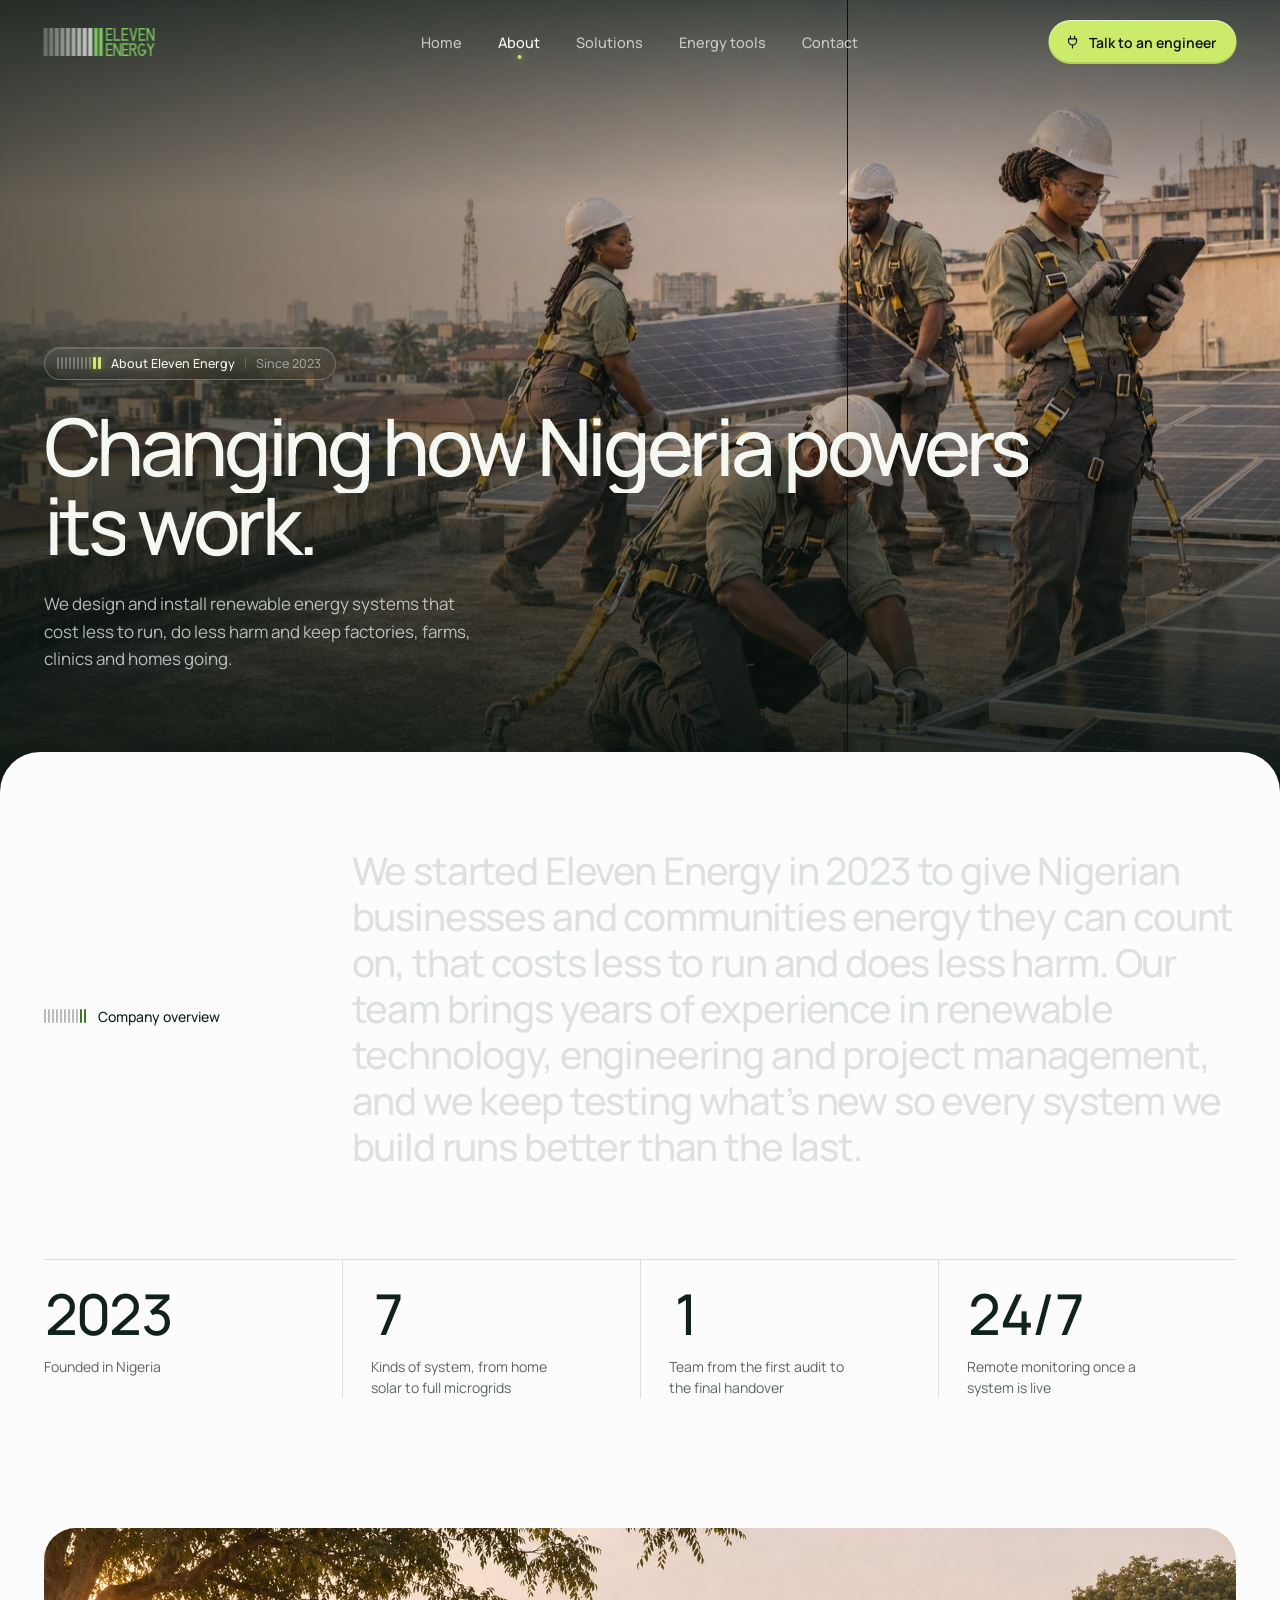
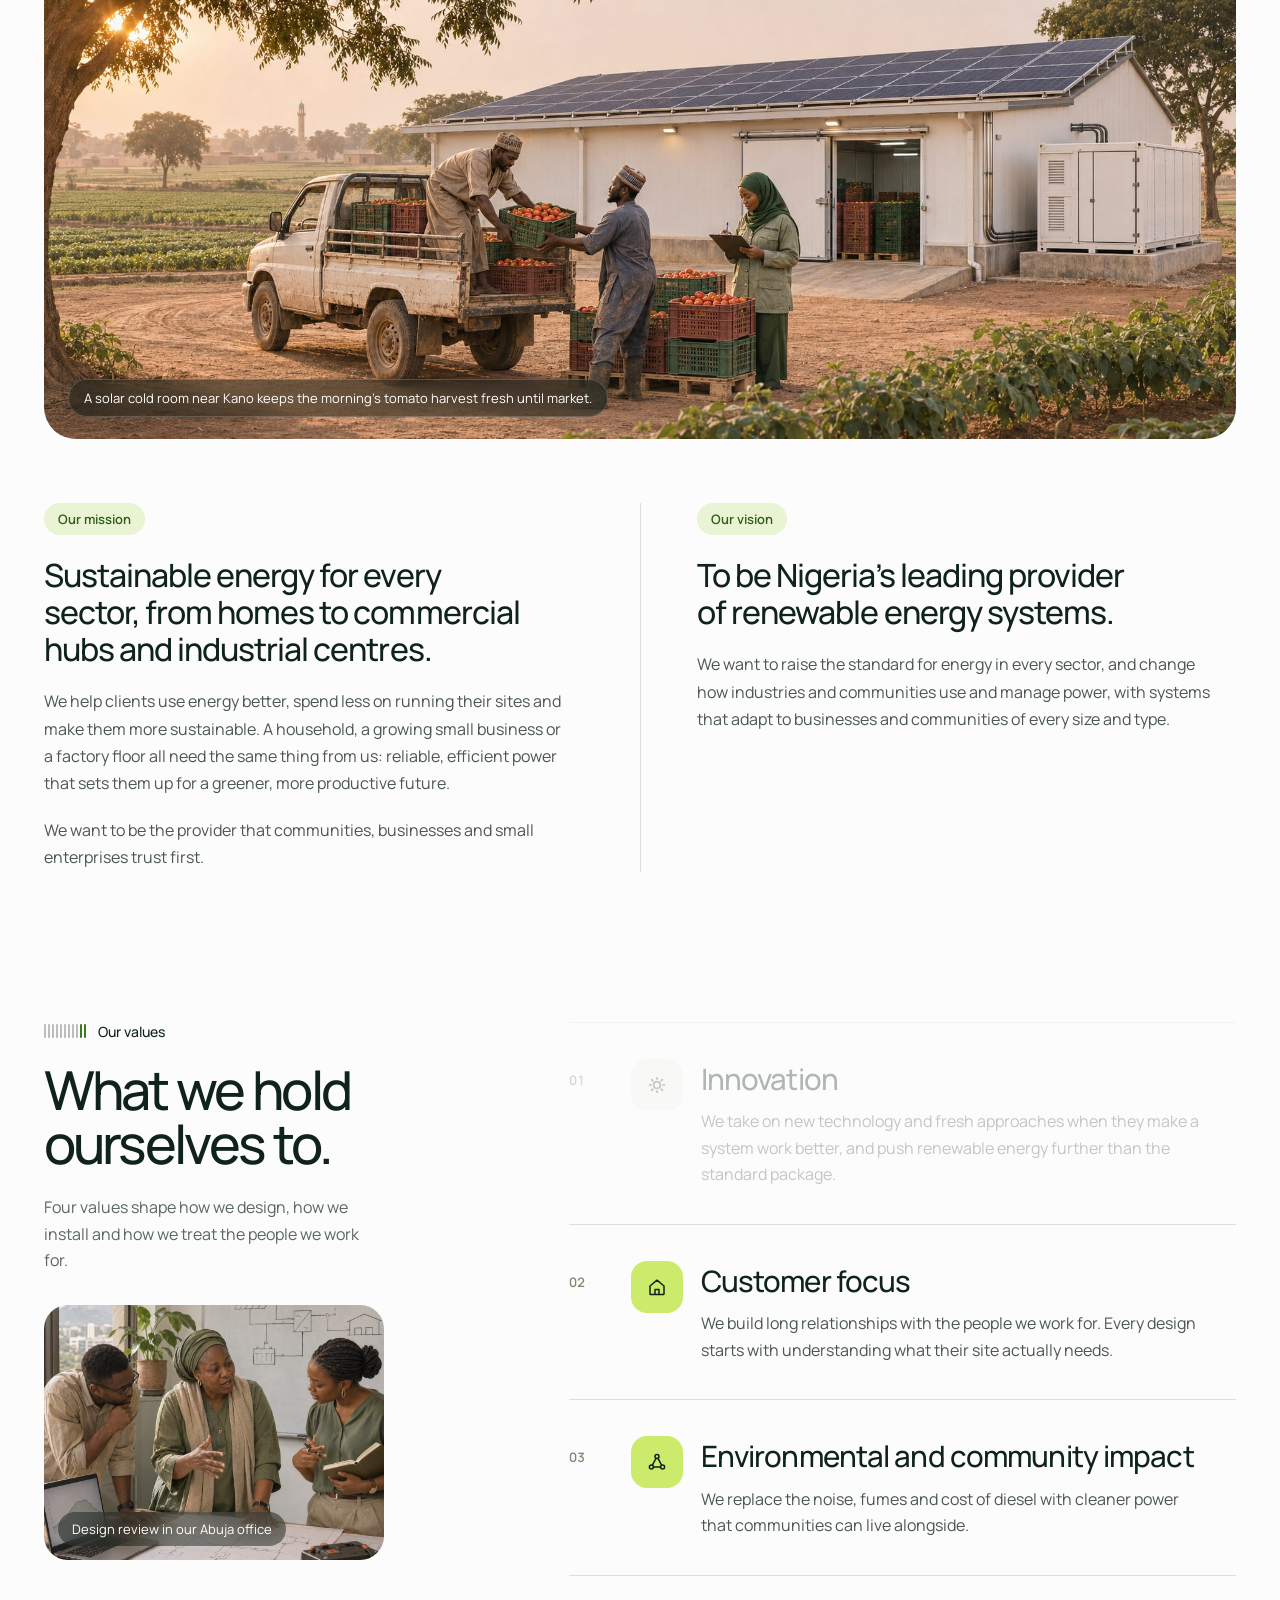
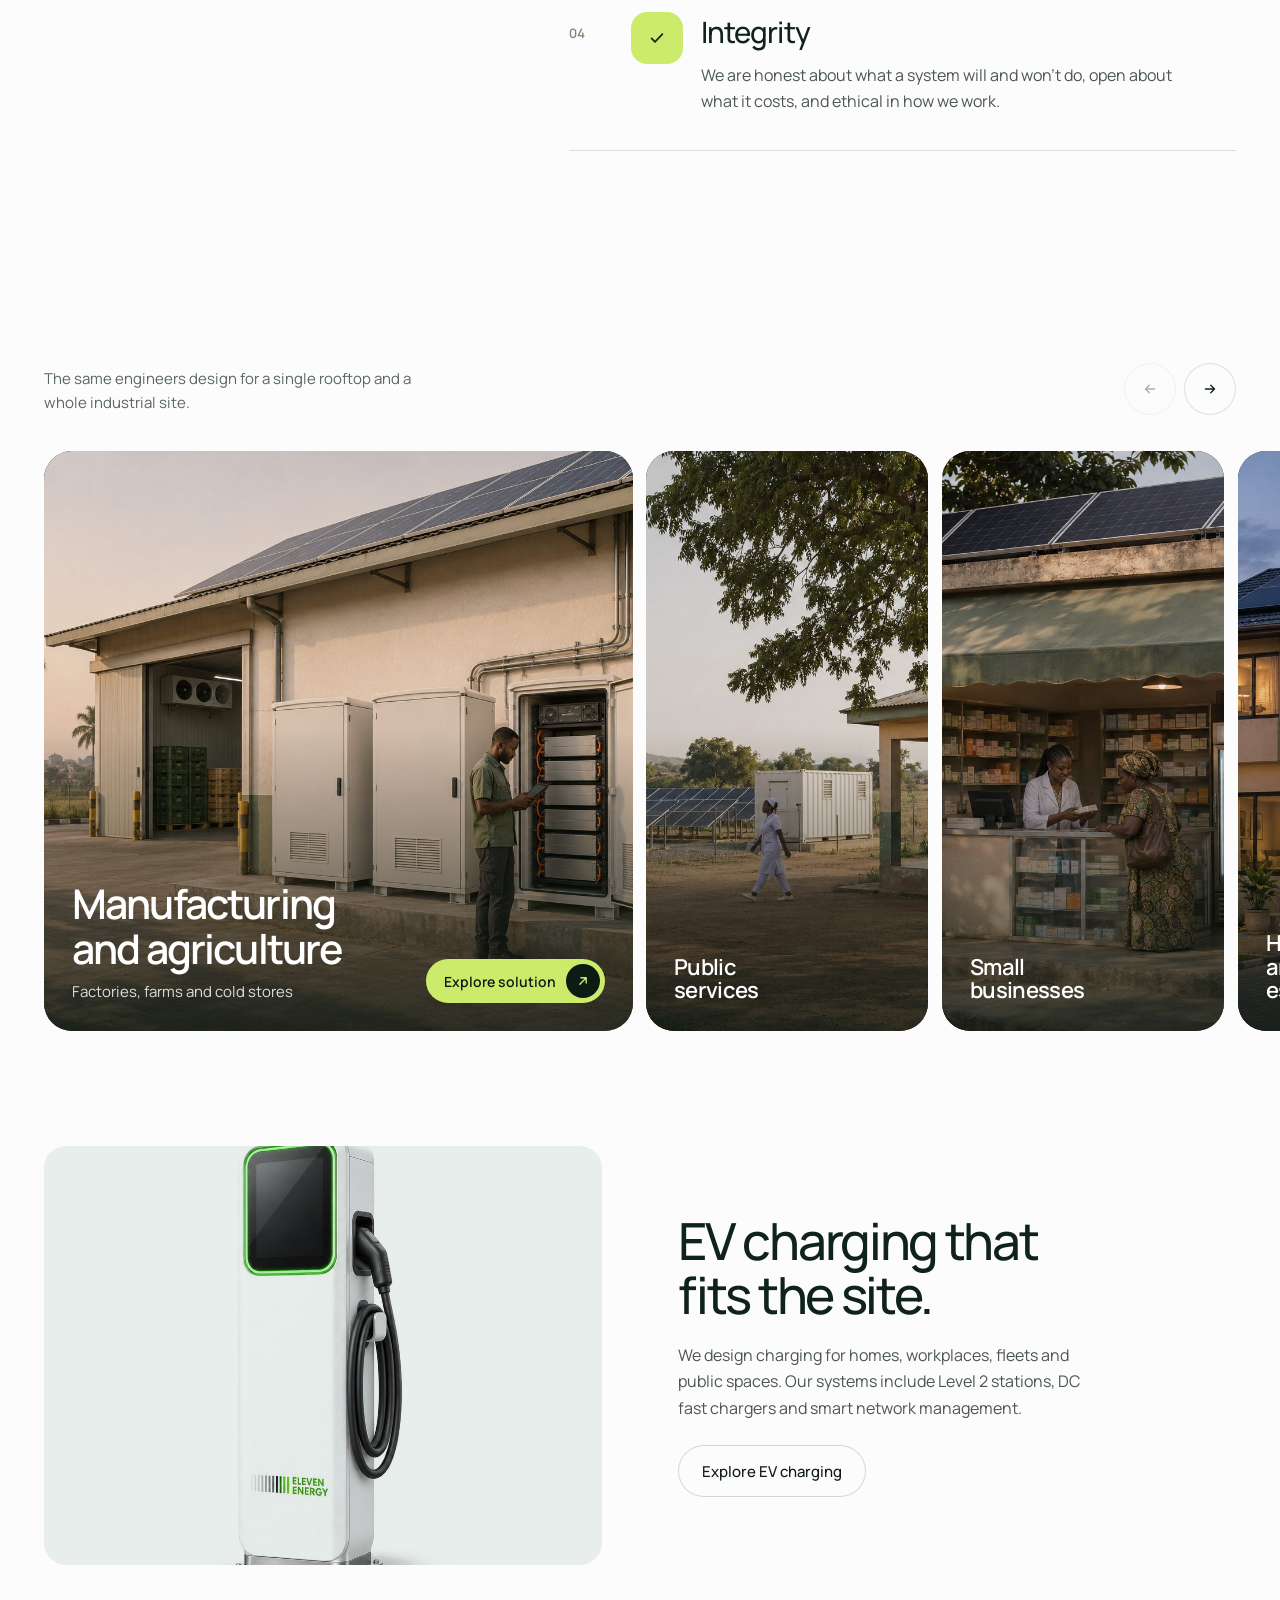
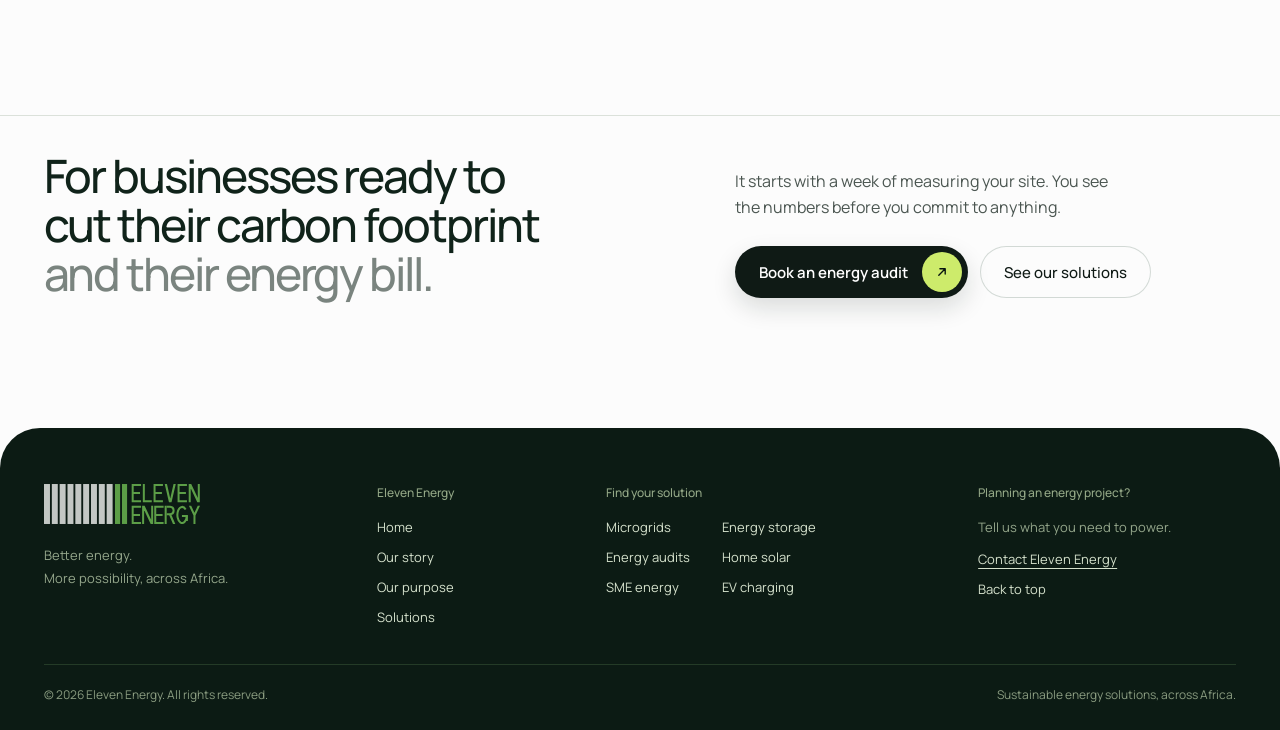
<file: about.html>
<!doctype html>
<html lang="en">
<head>
  <meta charset="utf-8">
  <meta name="viewport" content="width=device-width, initial-scale=1">
  <title>About us · Eleven Energy</title>
  <meta name="description" content="Founded in 2023, Eleven Energy designs and installs renewable energy systems for homes, businesses and public services across Nigeria.">
  <link rel="icon" href="assets/favicon.svg" type="image/svg+xml">
  <link rel="preconnect" href="https://fonts.googleapis.com">
  <link rel="preconnect" href="https://fonts.gstatic.com" crossorigin>
  <link href="https://fonts.googleapis.com/css2?family=Manrope:wght@400;500;600;700&display=swap" rel="stylesheet">
  <link rel="stylesheet" href="styles.css?v=sectors">
</head>
<body class="sub">

  <!-- Icons: one stroke family on a 20px grid -->
  <svg width="0" height="0" style="position:absolute" aria-hidden="true">
    <defs>
      <symbol id="i-sun" viewBox="0 0 20 20"><circle cx="10" cy="10" r="3.3" fill="none" stroke="currentColor" stroke-width="1.5"/><path d="M10 2.4v1.8M10 15.8v1.8M2.4 10h1.8M15.8 10h1.8M4.6 4.6l1.3 1.3M14.1 14.1l1.3 1.3M4.6 15.4l1.3-1.3M14.1 5.9l1.3-1.3" fill="none" stroke="currentColor" stroke-width="1.5" stroke-linecap="round"/></symbol>
      <symbol id="i-battery" viewBox="0 0 20 20"><rect x="2.6" y="5.8" width="13" height="8.4" rx="2.2" fill="none" stroke="currentColor" stroke-width="1.5"/><path d="M17.6 8.7v2.6M5.6 8.6v2.8M8.2 8.6v2.8M10.8 8.6v2.8" stroke="currentColor" stroke-width="1.5" stroke-linecap="round"/></symbol>
      <symbol id="i-home" viewBox="0 0 20 20"><path d="M3 9 10 3.2 17 9v7.8a.8.8 0 0 1-.8.8H3.8a.8.8 0 0 1-.8-.8V9Z M8 17.6v-5h4v5" fill="none" stroke="currentColor" stroke-width="1.5" stroke-linejoin="round"/></symbol>
      <symbol id="i-plug" viewBox="0 0 20 20"><path d="M7.4 2.6v3.6M12.6 2.6v3.6M5 6.2h10v2.6a5 5 0 0 1-10 0V6.2ZM10 13.8v3.6" fill="none" stroke="currentColor" stroke-width="1.5" stroke-linecap="round" stroke-linejoin="round"/></symbol>
      <symbol id="i-grid" viewBox="0 0 20 20"><circle cx="10" cy="4.6" r="2" fill="none" stroke="currentColor" stroke-width="1.5"/><circle cx="4.4" cy="15" r="2" fill="none" stroke="currentColor" stroke-width="1.5"/><circle cx="15.6" cy="15" r="2" fill="none" stroke="currentColor" stroke-width="1.5"/><path d="M9 6.4 5.4 13.2M11 6.4l3.6 6.8M6.4 15h7.2" fill="none" stroke="currentColor" stroke-width="1.5" stroke-linecap="round"/></symbol>
      <symbol id="i-building" viewBox="0 0 20 20"><path d="M3.4 17.4V5.2l6.4-2.6v14.8M9.8 7.4h6.8v10M2.2 17.4h15.6M6 7.6v.01M6 10.4v.01M6 13.2v.01M13 10.4v.01M13 13.2v.01" fill="none" stroke="currentColor" stroke-width="1.5" stroke-linecap="round" stroke-linejoin="round"/></symbol>
      <symbol id="i-clipboard" viewBox="0 0 20 20"><rect x="4" y="3.6" width="12" height="14" rx="2.2" fill="none" stroke="currentColor" stroke-width="1.5"/><path d="M7.4 3.6V2.4h5.2v1.2M7 9.2h6M7 12.4h3.8" fill="none" stroke="currentColor" stroke-width="1.5" stroke-linecap="round"/></symbol>
      <symbol id="i-store" viewBox="0 0 20 20"><path d="M3 7.6 4.4 3h11.2L17 7.6M3 7.6h14M3 7.6a2.3 2.3 0 0 0 4.66 0 2.33 2.33 0 0 0 4.67 0A2.33 2.33 0 0 0 17 7.6M4.2 10v7.4h11.6V10M8.2 17.4v-4h3.6v4" fill="none" stroke="currentColor" stroke-width="1.5" stroke-linecap="round" stroke-linejoin="round"/></symbol>
      <symbol id="i-arrow" viewBox="0 0 20 20"><path d="M6 14 14 6M7.4 6H14v6.6" fill="none" stroke="currentColor" stroke-width="1.7" stroke-linecap="round" stroke-linejoin="round"/></symbol>
      <symbol id="i-chevron" viewBox="0 0 20 20"><path d="m6 8 4 4 4-4" fill="none" stroke="currentColor" stroke-width="1.6" stroke-linecap="round" stroke-linejoin="round"/></symbol>
      <symbol id="i-close" viewBox="0 0 20 20"><path d="m5.5 5.5 9 9M14.5 5.5l-9 9" fill="none" stroke="currentColor" stroke-width="1.6" stroke-linecap="round"/></symbol>
      <symbol id="i-menu" viewBox="0 0 20 20"><path d="M4 7.5h12M4 12.5h8" fill="none" stroke="currentColor" stroke-width="1.6" stroke-linecap="round"/></symbol>
      <symbol id="i-phone" viewBox="0 0 20 20"><path d="M6.2 2.8H4.4a1.4 1.4 0 0 0-1.4 1.5c.6 7 5.7 12.1 12.7 12.7a1.4 1.4 0 0 0 1.5-1.4v-1.8a1 1 0 0 0-.7-1l-2.6-.9a1 1 0 0 0-1.1.3l-1 1.2a10 10 0 0 1-4.6-4.6l1.2-1a1 1 0 0 0 .3-1.1l-.9-2.6a1 1 0 0 0-1-.7Z" fill="none" stroke="currentColor" stroke-width="1.5" stroke-linejoin="round"/></symbol>
      <symbol id="i-chat" viewBox="0 0 20 20"><path d="M10 3.2a6.8 6.8 0 0 0-5.9 10.2L3.2 16.8l3.5-.9A6.8 6.8 0 1 0 10 3.2Z" fill="none" stroke="currentColor" stroke-width="1.5" stroke-linejoin="round"/><path d="M7.6 8.4c.3 1.6 1.9 3.3 3.8 3.9" fill="none" stroke="currentColor" stroke-width="1.5" stroke-linecap="round"/></symbol>
      <symbol id="i-mail" viewBox="0 0 20 20"><rect x="2.8" y="4.4" width="14.4" height="11.2" rx="2.2" fill="none" stroke="currentColor" stroke-width="1.5"/><path d="m3.6 5.6 6.4 5 6.4-5" fill="none" stroke="currentColor" stroke-width="1.5" stroke-linecap="round" stroke-linejoin="round"/></symbol>
      <symbol id="i-check" viewBox="0 0 20 20"><path d="m4.6 10.4 3.4 3.4 7.4-7.6" fill="none" stroke="currentColor" stroke-width="1.7" stroke-linecap="round" stroke-linejoin="round"/></symbol>
    </defs>
  </svg>

  <!-- ── Navigation ── -->
  <header class="nav" id="nav">
    <div class="bar" id="bar">
      <a class="brand" href="index.html" aria-label="Eleven Energy home"><svg class="logo-mark" viewBox="0 0 183.25 46.20" aria-hidden="true" focusable="false">
    <rect x="0.00" y="0" width="7.0" height="46.20" fill="#E2EAE4" fill-opacity="0.30"/>
    <rect x="9.20" y="0" width="7.0" height="46.20" fill="#E2EAE4" fill-opacity="0.36"/>
    <rect x="18.40" y="0" width="7.0" height="46.20" fill="#E2EAE4" fill-opacity="0.43"/>
    <rect x="27.60" y="0" width="7.0" height="46.20" fill="#E2EAE4" fill-opacity="0.49"/>
    <rect x="36.80" y="0" width="7.0" height="46.20" fill="#E2EAE4" fill-opacity="0.56"/>
    <rect x="46.00" y="0" width="7.0" height="46.20" fill="#E2EAE4" fill-opacity="0.62"/>
    <rect x="55.20" y="0" width="7.0" height="46.20" fill="#E2EAE4" fill-opacity="0.69"/>
    <rect x="64.40" y="0" width="7.0" height="46.20" fill="#E2EAE4" fill-opacity="0.76"/>
    <rect x="73.60" y="0" width="7.0" height="46.20" fill="#E2EAE4" fill-opacity="0.82"/>
    <rect x="83.40" y="0" width="6.0" height="46.20" fill="#7CC35E"/>
    <rect x="91.60" y="0" width="6.0" height="46.20" fill="#7CC35E"/>
    <path fill="#7CC35E" d="M103.00,0.00h2.35v21.00h-2.35zM103.00,0.00h11.00v2.35h-11.00zM103.00,9.32h9.80v2.35h-9.80zM103.00,18.65h11.00v2.35h-11.00zM116.10,0.00h2.35v21.00h-2.35zM116.10,18.65h10.50v2.35h-10.50zM128.70,0.00h2.35v21.00h-2.35zM128.70,0.00h11.00v2.35h-11.00zM128.70,9.32h9.80v2.35h-9.80zM128.70,18.65h11.00v2.35h-11.00zM141.80,0.00 L144.45,0.00 L148.30,16.80 L152.15,0.00 L154.80,0.00 L149.82,21.00 L146.77,21.00zM156.90,0.00h2.35v21.00h-2.35zM156.90,0.00h11.00v2.35h-11.00zM156.90,9.32h9.80v2.35h-9.80zM156.90,18.65h11.00v2.35h-11.00zM170.00,0.00h2.35v21.00h-2.35zM180.65,0.00h2.35v21.00h-2.35zM170.00,0.00 L172.95,0.00 L183.00,21.00 L180.05,21.00zM103.00,25.20h2.35v21.00h-2.35zM103.00,25.20h11.00v2.35h-11.00zM103.00,34.53h9.80v2.35h-9.80zM103.00,43.85h11.00v2.35h-11.00zM115.25,25.20h2.35v21.00h-2.35zM125.90,25.20h2.35v21.00h-2.35zM115.25,25.20 L118.20,25.20 L128.25,46.20 L125.30,46.20zM129.50,25.20h2.35v21.00h-2.35zM129.50,25.20h11.00v2.35h-11.00zM129.50,34.53h9.80v2.35h-9.80zM129.50,43.85h11.00v2.35h-11.00zM141.75,25.20h2.35v21.00h-2.35zM147.00,35.92 L149.75,35.92 L154.25,46.20 L151.50,46.20zM166.65,35.90h2.35v6.71h-2.35zM162.05,35.90h6.95v2.35h-6.95zM170.25,25.20 L172.90,25.20 L176.75,33.10 L180.60,25.20 L183.25,25.20 L177.93,36.30 L177.93,46.20 L175.57,46.20 L175.57,36.30z"/>
    <path fill="none" stroke="#7CC35E" stroke-width="2.35" stroke-linejoin="miter" d="M144.10,26.38 H148.19 A4.29,4.29 0 0 1 148.19,34.95 H144.10 M166.39,29.46 A5.58,9.32 0 1 0 167.82,36.70"/>
  </svg></a>

      <nav class="links" id="dock" aria-label="Primary">
        <span class="lens" id="lens" aria-hidden="true"></span>
        <a href="index.html" class="dock-link">Home</a>
        <a href="about.html" class="dock-link is-active" aria-current="page">About</a>
        <a href="solutions.html" class="dock-link">Solutions</a>
        <a href="planner.html" class="dock-link">Energy tools</a>
        <button class="dock-link" type="button" data-open-modal="contact">Contact</button>
      </nav>

      <div class="nav-end">
        <button class="plug-btn" type="button" data-open-modal="contact"><span class="plug-ico"><svg class="ico ico-16"><use href="#i-plug"/></svg></span><span class="plug-label">Talk to an engineer</span></button>
        <button class="burger" type="button" id="burger" aria-label="Open menu" aria-expanded="false"><svg class="ico"><use href="#i-menu"/></svg></button>
      </div>
    </div>
  </header>

  <section class="ph ph--stack" id="top" aria-labelledby="phTitle">
    <div class="ph-art"><img src="assets/about-crew.jpg" alt="An Eleven Energy crew in harnesses installing solar panels on a Lagos rooftop" style="object-position:72% 40%"></div>
    <div class="ph-shade" aria-hidden="true"></div>
    <div class="ph-copy">
      <div>
        <p class="tag reveal" style="--d:0"><span class="tag-mark" aria-hidden="true"><i></i><i></i><i></i><i></i><i></i><i></i><i></i><i></i><i></i><i></i><i></i></span><span>About Eleven Energy</span><span class="tag-sep" aria-hidden="true"></span><span class="tag-soft">Since 2023</span></p>
        <h1 class="ph-title words" id="phTitle">Changing how Nigeria powers its work.</h1>
      </div>
      <p class="ph-lede reveal" style="--d:3">We design and install renewable energy systems that cost less to run, do less harm and keep factories, farms, clinics and homes going.</p>
    </div>
  </section>
  <main class="page">

    <section class="ab-intro" id="overview" aria-labelledby="abIntroTitle">
      <div class="wrap">
        <div class="ab-intro-grid">
          <p class="purpose-eyebrow rise"><span class="about-bars" aria-hidden="true"><i></i><i></i><i></i><i></i><i></i><i></i><i></i><i></i><i></i><i></i><i></i></span>Company overview</p>
          <h2 id="abIntroTitle" class="ab-statement scrub">We started Eleven Energy in 2023 to give Nigerian businesses and communities energy they can count on, that costs less to run and does less harm. <span>Our team brings years of experience in renewable technology, engineering and project management, and we keep testing what’s new so every system we build runs better than the last.</span></h2>
        </div>
        <dl class="ab-facts">
          <div class="rise" style="--d:0"><dt>2023</dt><dd>Founded in Nigeria</dd></div><div class="rise" style="--d:1"><dt>7</dt><dd>Kinds of system, from home solar to full microgrids</dd></div><div class="rise" style="--d:2"><dt>1</dt><dd>Team from the first audit to the final handover</dd></div><div class="rise" style="--d:3"><dt>24/7</dt><dd>Remote monitoring once a system is live</dd></div>
        </dl>
      </div>
    </section>

    <section class="ab-mv" aria-label="Mission and vision">
      <div class="wrap">
        <figure class="ab-band rise">
          <img src="assets/about-farm.jpg" alt="Farmers unloading tomato crates at a solar-powered cold-storage hub near Kano" loading="lazy">
          <figcaption>A solar cold room near Kano keeps the morning’s tomato harvest fresh until market.</figcaption>
        </figure>
        <div class="ab-mv-grid">
          <article class="ab-mv-item rise">
            <p class="ab-pill">Our mission</p>
            <h2>Sustainable energy for every sector, from homes to commercial hubs and industrial centres.</h2>
            <p>We help clients use energy better, spend less on running their sites and make them more sustainable. A household, a growing small business or a factory floor all need the same thing from us: reliable, efficient power that sets them up for a greener, more productive future.</p>
            <p>We want to be the provider that communities, businesses and small enterprises trust first.</p>
          </article>
          <article class="ab-mv-item rise" style="--d:1">
            <p class="ab-pill">Our vision</p>
            <h2>To be Nigeria’s leading provider of renewable energy systems.</h2>
            <p>We want to raise the standard for energy in every sector, and change how industries and communities use and manage power, with systems that adapt to businesses and communities of every size and type.</p>
          </article>
        </div>
      </div>
    </section>

    <section class="ab-values" aria-labelledby="abValuesTitle">
      <div class="wrap ab-values-grid">
        <div class="ab-values-head">
          <p class="purpose-eyebrow"><span class="about-bars" aria-hidden="true"><i></i><i></i><i></i><i></i><i></i><i></i><i></i><i></i><i></i><i></i><i></i></span>Our values</p>
          <h2 id="abValuesTitle">What we hold ourselves to.</h2>
          <p>Four values shape how we design, how we install and how we treat the people we work for.</p>
          <figure class="ab-team"><img src="assets/about-office.jpg" alt="Three Eleven Energy engineers working through a solar and battery design in the Abuja office" loading="lazy"><figcaption>Design review in our Abuja office</figcaption></figure>
        </div>
        <ol class="ab-values-list">
          <li class="val"><span class="val-num">01</span><span class="val-ico"><svg class="ico" aria-hidden="true"><use href="#i-sun"/></svg></span><div><h3>Innovation</h3><p>We take on new technology and fresh approaches when they make a system work better, and push renewable energy further than the standard package.</p></div></li><li class="val"><span class="val-num">02</span><span class="val-ico"><svg class="ico" aria-hidden="true"><use href="#i-home"/></svg></span><div><h3>Customer focus</h3><p>We build long relationships with the people we work for. Every design starts with understanding what their site actually needs.</p></div></li><li class="val"><span class="val-num">03</span><span class="val-ico"><svg class="ico" aria-hidden="true"><use href="#i-grid"/></svg></span><div><h3>Environmental and community impact</h3><p>We replace the noise, fumes and cost of diesel with cleaner power that communities can live alongside.</p></div></li><li class="val"><span class="val-num">04</span><span class="val-ico"><svg class="ico" aria-hidden="true"><use href="#i-check"/></svg></span><div><h3>Integrity</h3><p>We are honest about what a system will and won’t do, open about what it costs, and ethical in how we work.</p></div></li>
        </ol>
      </div>
    </section>

    <section class="sol ab-sectors" aria-labelledby="abSectorsTitle">
      <div class="wrap ab-sectors-head">
        <div>
          <h2 id="abSectorsTitle" class="words">Where our work goes.</h2>
          <p class="rise">The same engineers design for a single rooftop and a whole industrial site.</p>
        </div>
        <div class="fs-arrows">
          <button class="fs-step" type="button" data-step="-1" aria-label="Previous sector" aria-controls="abSectorTrack" disabled><svg class="ico ico-16" aria-hidden="true"><use href="#i-arrow"/></svg></button>
          <button class="fs-step" type="button" data-step="1" aria-label="Next sector" aria-controls="abSectorTrack"><svg class="ico ico-16" aria-hidden="true"><use href="#i-arrow"/></svg></button>
        </div>
      </div>
      <div class="fs-track" id="abSectorTrack" tabindex="0" aria-label="Sectors, drag or use the arrows">
        <div class="fs-rail">
          <article class="fs-slide is-active" aria-roledescription="slide" aria-label="1 of 5: Manufacturing and agriculture">
            <div class="fs-media"><img src="assets/sol-storage.jpg" alt="Battery cabinets beside a cold-storage warehouse in Lagos" style="object-position:60% 50%" loading="lazy"></div>
            <button class="fs-open" type="button" data-fs-open="0" aria-label="Show Manufacturing and agriculture"></button>
            <div class="fs-copy">
              <div class="fs-text">
                <h3>Manufacturing and agriculture</h3>
                <div class="fs-more"><p class="fs-line">Factories, farms and cold stores</p></div>
              </div>
              <a class="fs-cta" href="solutions.html#storage">Explore solution<span><svg class="ico ico-16" aria-hidden="true"><use href="#i-arrow"/></svg></span></a>
            </div>
          </article>
          <article class="fs-slide" aria-roledescription="slide" aria-label="2 of 5: Public services">
            <div class="fs-media"><img src="assets/sol-microgrids.jpg" alt="A rural clinic in northern Nigeria with a solar microgrid" style="object-position:62% 50%" loading="lazy"></div>
            <button class="fs-open" type="button" data-fs-open="1" aria-label="Show Public services"></button>
            <div class="fs-copy">
              <div class="fs-text">
                <h3>Public services</h3>
                <div class="fs-more"><p class="fs-line">Clinics, schools and community centres</p></div>
              </div>
              <a class="fs-cta" href="solutions.html#microgrids">Explore solution<span><svg class="ico ico-16" aria-hidden="true"><use href="#i-arrow"/></svg></span></a>
            </div>
          </article>
          <article class="fs-slide" aria-roledescription="slide" aria-label="3 of 5: Small businesses">
            <div class="fs-media"><img src="assets/sol-sme.jpg" alt="A pharmacy in Ibadan running on rooftop solar" style="object-position:62% 50%" loading="lazy"></div>
            <button class="fs-open" type="button" data-fs-open="2" aria-label="Show Small businesses"></button>
            <div class="fs-copy">
              <div class="fs-text">
                <h3>Small businesses</h3>
                <div class="fs-more"><p class="fs-line">Shops, pharmacies and workshops</p></div>
              </div>
              <a class="fs-cta" href="solutions.html#sme">Explore solution<span><svg class="ico ico-16" aria-hidden="true"><use href="#i-arrow"/></svg></span></a>
            </div>
          </article>
          <article class="fs-slide" aria-roledescription="slide" aria-label="4 of 5: Homes and estates">
            <div class="fs-media"><img src="assets/sol-home.jpg" alt="A family home in Lekki with rooftop solar at dusk" style="object-position:50% 50%" loading="lazy"></div>
            <button class="fs-open" type="button" data-fs-open="3" aria-label="Show Homes and estates"></button>
            <div class="fs-copy">
              <div class="fs-text">
                <h3>Homes and estates</h3>
                <div class="fs-more"><p class="fs-line">From one roof to a whole estate</p></div>
              </div>
              <a class="fs-cta" href="solutions.html#home">Explore solution<span><svg class="ico ico-16" aria-hidden="true"><use href="#i-arrow"/></svg></span></a>
            </div>
          </article>
          <article class="fs-slide" aria-roledescription="slide" aria-label="5 of 5: Commercial hubs">
            <div class="fs-media"><img src="assets/sol-ev.jpg" alt="An electric car charging under a solar carport in Abuja" style="object-position:55% 50%" loading="lazy"></div>
            <button class="fs-open" type="button" data-fs-open="4" aria-label="Show Commercial hubs"></button>
            <div class="fs-copy">
              <div class="fs-text">
                <h3>Commercial hubs</h3>
                <div class="fs-more"><p class="fs-line">Offices, malls and car parks</p></div>
              </div>
              <a class="fs-cta" href="solutions.html#ev">Explore solution<span><svg class="ico ico-16" aria-hidden="true"><use href="#i-arrow"/></svg></span></a>
            </div>
          </article>
        </div>
        <div class="fs-cursor" aria-hidden="true">Drag</div>
      </div>
    </section>

    <section class="wrap ab-charging" aria-labelledby="charging-title">
      <img src="assets/render-ev.jpg" alt="Eleven Energy electric vehicle charging pedestal" width="640" height="640" loading="lazy">
      <div class="ab-charging-copy">
        <h2 id="charging-title">EV charging that fits the site.</h2>
        <p>We design charging for homes, workplaces, fleets and public spaces. Our systems include Level 2 stations, DC fast chargers and smart network management.</p>
        <a class="btn-line" href="solutions.html#ev">Explore EV charging</a>
      </div>
    </section>

    <section class="pg-cta" aria-labelledby="abCtaTitle">
      <div class="wrap pg-cta-grid">
        <h2 id="abCtaTitle">For businesses ready to cut their carbon footprint <span>and their energy bill.</span></h2>
        <div class="pg-cta-actions">
          <p>It starts with a week of measuring your site. You see the numbers before you commit to anything.</p>
          <div>
            <button class="btn-ink" type="button" data-open-modal="audit">Book an energy audit<span class="btn-ink-dot"><svg class="ico ico-16" aria-hidden="true"><use href="#i-arrow"/></svg></span></button>
            <a class="btn-line" href="solutions.html">See our solutions</a>
          </div>
        </div>
      </div>
    </section>
  </main>

  <!-- ── Footer ── -->
  <div class="page-close">
    <footer class="site-footer" aria-label="Site footer">
      <div class="footer-main">
        <div class="footer-brand"><a href="index.html" aria-label="Eleven Energy home"><img src="assets/eleven-energy-logo.svg" width="183" height="46" alt="Eleven Energy" loading="lazy"></a><p>Better energy.<br>More possibility, across Africa.</p></div>
        <nav class="footer-nav" aria-label="Company"><h3>Eleven Energy</h3><a href="index.html">Home</a><a href="#overview">Our story</a><a href="index.html#commitment">Our purpose</a><a href="solutions.html">Solutions</a></nav>
        <nav class="footer-nav footer-solutions" aria-label="Energy solutions"><h3>Find your solution</h3><div><a href="solutions.html#microgrids">Microgrids</a><a href="solutions.html#storage">Energy storage</a><a href="solutions.html#audits">Energy audits</a><a href="solutions.html#home">Home solar</a><a href="solutions.html#sme">SME energy</a><a href="solutions.html#ev">EV charging</a></div></nav>
        <div class="footer-nav ab-footer-project">
          <h3>Planning an energy project?</h3>
          <p>Tell us what you need to power.</p>
          <button type="button" data-open-modal="contact">Contact Eleven Energy</button>
          <a href="#top">Back to top</a>
        </div>
      </div>
      <div class="footer-bottom"><p>© <span id="copyrightYear">2026</span> Eleven Energy. All rights reserved.</p><span>Sustainable energy solutions, across Africa.</span></div>
    </footer>
  </div>

  <!-- ── Mobile menu ── -->
  <div class="sheet" id="sheet" hidden>
    <div class="sheet-head">
      <span class="brand"><svg class="logo-mark" viewBox="0 0 183.25 46.20" aria-hidden="true" focusable="false">
      <rect x="0.00" y="0" width="7.0" height="46.20" fill="#E2EAE4" fill-opacity="0.30"/>
      <rect x="9.20" y="0" width="7.0" height="46.20" fill="#E2EAE4" fill-opacity="0.36"/>
      <rect x="18.40" y="0" width="7.0" height="46.20" fill="#E2EAE4" fill-opacity="0.43"/>
      <rect x="27.60" y="0" width="7.0" height="46.20" fill="#E2EAE4" fill-opacity="0.49"/>
      <rect x="36.80" y="0" width="7.0" height="46.20" fill="#E2EAE4" fill-opacity="0.56"/>
      <rect x="46.00" y="0" width="7.0" height="46.20" fill="#E2EAE4" fill-opacity="0.62"/>
      <rect x="55.20" y="0" width="7.0" height="46.20" fill="#E2EAE4" fill-opacity="0.69"/>
      <rect x="64.40" y="0" width="7.0" height="46.20" fill="#E2EAE4" fill-opacity="0.76"/>
      <rect x="73.60" y="0" width="7.0" height="46.20" fill="#E2EAE4" fill-opacity="0.82"/>
      <rect x="83.40" y="0" width="6.0" height="46.20" fill="#7CC35E"/>
      <rect x="91.60" y="0" width="6.0" height="46.20" fill="#7CC35E"/>
      <path fill="#7CC35E" d="M103.00,0.00h2.35v21.00h-2.35zM103.00,0.00h11.00v2.35h-11.00zM103.00,9.32h9.80v2.35h-9.80zM103.00,18.65h11.00v2.35h-11.00zM116.10,0.00h2.35v21.00h-2.35zM116.10,18.65h10.50v2.35h-10.50zM128.70,0.00h2.35v21.00h-2.35zM128.70,0.00h11.00v2.35h-11.00zM128.70,9.32h9.80v2.35h-9.80zM128.70,18.65h11.00v2.35h-11.00zM141.80,0.00 L144.45,0.00 L148.30,16.80 L152.15,0.00 L154.80,0.00 L149.82,21.00 L146.77,21.00zM156.90,0.00h2.35v21.00h-2.35zM156.90,0.00h11.00v2.35h-11.00zM156.90,9.32h9.80v2.35h-9.80zM156.90,18.65h11.00v2.35h-11.00zM170.00,0.00h2.35v21.00h-2.35zM180.65,0.00h2.35v21.00h-2.35zM170.00,0.00 L172.95,0.00 L183.00,21.00 L180.05,21.00zM103.00,25.20h2.35v21.00h-2.35zM103.00,25.20h11.00v2.35h-11.00zM103.00,34.53h9.80v2.35h-9.80zM103.00,43.85h11.00v2.35h-11.00zM115.25,25.20h2.35v21.00h-2.35zM125.90,25.20h2.35v21.00h-2.35zM115.25,25.20 L118.20,25.20 L128.25,46.20 L125.30,46.20zM129.50,25.20h2.35v21.00h-2.35zM129.50,25.20h11.00v2.35h-11.00zM129.50,34.53h9.80v2.35h-9.80zM129.50,43.85h11.00v2.35h-11.00zM141.75,25.20h2.35v21.00h-2.35zM147.00,35.92 L149.75,35.92 L154.25,46.20 L151.50,46.20zM166.65,35.90h2.35v6.71h-2.35zM162.05,35.90h6.95v2.35h-6.95zM170.25,25.20 L172.90,25.20 L176.75,33.10 L180.60,25.20 L183.25,25.20 L177.93,36.30 L177.93,46.20 L175.57,46.20 L175.57,36.30z"/>
      <path fill="none" stroke="#7CC35E" stroke-width="2.35" stroke-linejoin="miter" d="M144.10,26.38 H148.19 A4.29,4.29 0 0 1 148.19,34.95 H144.10 M166.39,29.46 A5.58,9.32 0 1 0 167.82,36.70"/>
    </svg></span>
      <button class="glass-btn glass-btn-icon" type="button" data-close aria-label="Close menu"><svg class="ico"><use href="#i-close"/></svg></button>
    </div>
    <nav class="sheet-nav" aria-label="Mobile">
      <a href="index.html">Home</a>
      <a href="about.html">About</a>
      <a href="solutions.html">Solutions</a>
      <a href="planner.html">Energy tools</a>
      <button type="button" data-open-modal="contact">Contact</button>
    </nav>
    <button class="btn-volt btn-block" type="button" data-open-modal="audit">Book an energy audit<span class="btn-volt-dot"><svg class="ico ico-16"><use href="#i-arrow"/></svg></span></button>
  </div>

  <!-- ── Solution drawer ── -->
  <div class="scrim" id="scrim" hidden></div>
  <aside class="drawer" id="drawer" aria-hidden="true" aria-labelledby="drawerTitle" role="dialog" aria-modal="true">
    <div class="drawer-head">
      <span class="drawer-eyebrow" id="drawerEyebrow"></span>
      <button class="glass-btn glass-btn-icon glass-btn-sm" type="button" data-close aria-label="Close"><svg class="ico"><use href="#i-close"/></svg></button>
    </div>
    <div class="drawer-body">
      <div class="drawer-badge" id="drawerBadge"></div>
      <h2 id="drawerTitle"></h2>
      <p class="drawer-lede" id="drawerLede"></p>
      <div class="drawer-stats" id="drawerStats"></div>
      <h3>What we install</h3>
      <ul class="drawer-list" id="drawerList"></ul>
      <h3>Where it works best</h3>
      <div class="drawer-sites" id="drawerSites"></div>
    </div>
    <div class="drawer-foot">
      <button class="btn-volt btn-block" type="button" id="drawerCta"><span>Book an energy audit</span><span class="btn-volt-dot"><svg class="ico ico-16"><use href="#i-arrow"/></svg></span></button>
    </div>
  </aside>

  <!-- ── Get in touch: the same sentence form, in a modal ── -->
  <div class="tmodal" id="talkModal" role="dialog" aria-modal="true" aria-labelledby="tmTitle" aria-hidden="true">
    <div class="tm-card talk-host">
      <div class="tm-head">
        <p class="purpose-eyebrow" id="tmTitle"><span class="about-bars" aria-hidden="true"><i></i><i></i><i></i><i></i><i></i><i></i><i></i><i></i><i></i><i></i><i></i></span>Talk to an engineer</p>
        <button class="tm-close" type="button" data-close aria-label="Close"><svg class="ico" aria-hidden="true"><use href="#i-close"/></svg></button>
      </div>
      <p class="tm-about" hidden><span>Enquiry about</span><b></b></p>
        <form class="talk-form" novalidate>
          <fieldset class="talk-topics">
            <legend>What’s this about?</legend>
            <div class="talk-pills"><label><input type="radio" name="topic" value="project" checked><span>A new site</span></label><label><input type="radio" name="topic" value="audit"><span>An energy audit</span></label><label><input type="radio" name="topic" value="support"><span>A system we have</span></label><label><input type="radio" name="topic" value="partner"><span>Partnerships</span></label><label><input type="radio" name="topic" value="press"><span>Press</span></label><label><input type="radio" name="topic" value="other"><span>Something else</span></label></div>
          </fieldset>
          <p class="talk-sentence">
            Hi, I’m <label class="blank"><span class="visually-hidden">Your name</span><input name="name" type="text" autocomplete="name" placeholder="your name" data-req></label>.
            <span class="talk-part" data-topic="project">We need steady power for a <span class="blank blank-pick" data-pick><button class="pick-btn" type="button" aria-haspopup="listbox" aria-expanded="false" aria-label="What are we powering: business"><span class="pick-val">business</span><svg class="ico ico-16" aria-hidden="true"><use href="#i-chevron"/></svg></button><span class="pick-list" role="listbox" tabindex="-1" aria-label="What are we powering" hidden><span class="pick-opt" role="option" id="tm-pk-p_site-0" data-value="business" aria-selected="true"><span>business</span><svg class="ico ico-16" aria-hidden="true"><use href="#i-check"/></svg></span><span class="pick-opt" role="option" id="tm-pk-p_site-1" data-value="school" aria-selected="false"><span>school</span><svg class="ico ico-16" aria-hidden="true"><use href="#i-check"/></svg></span><span class="pick-opt" role="option" id="tm-pk-p_site-2" data-value="clinic" aria-selected="false"><span>clinic</span><svg class="ico ico-16" aria-hidden="true"><use href="#i-check"/></svg></span><span class="pick-opt" role="option" id="tm-pk-p_site-3" data-value="home" aria-selected="false"><span>home</span><svg class="ico ico-16" aria-hidden="true"><use href="#i-check"/></svg></span><span class="pick-opt" role="option" id="tm-pk-p_site-4" data-value="estate" aria-selected="false"><span>estate</span><svg class="ico ico-16" aria-hidden="true"><use href="#i-check"/></svg></span><span class="pick-opt" role="option" id="tm-pk-p_site-5" data-value="community" aria-selected="false"><span>community</span><svg class="ico ico-16" aria-hidden="true"><use href="#i-check"/></svg></span></span><input type="hidden" name="p_site" value="business"></span> in <label class="blank"><span class="visually-hidden">Where is the site</span><input name="p_loc" type="text" placeholder="town or city" data-req></label>, and the trouble is <label class="blank"><span class="visually-hidden">What keeps going wrong (optional)</span><input name="p_note" type="text" placeholder="the grid drops every evening"></label>.</span>
            <span class="talk-part" data-topic="audit" hidden>I’d like an engineer to audit our <span class="blank blank-pick" data-pick><button class="pick-btn" type="button" aria-haspopup="listbox" aria-expanded="false" aria-label="What should we audit: factory"><span class="pick-val">factory</span><svg class="ico ico-16" aria-hidden="true"><use href="#i-chevron"/></svg></button><span class="pick-list" role="listbox" tabindex="-1" aria-label="What should we audit" hidden><span class="pick-opt" role="option" id="tm-pk-a_site-0" data-value="factory" aria-selected="true"><span>factory</span><svg class="ico ico-16" aria-hidden="true"><use href="#i-check"/></svg></span><span class="pick-opt" role="option" id="tm-pk-a_site-1" data-value="office" aria-selected="false"><span>office</span><svg class="ico ico-16" aria-hidden="true"><use href="#i-check"/></svg></span><span class="pick-opt" role="option" id="tm-pk-a_site-2" data-value="school" aria-selected="false"><span>school</span><svg class="ico ico-16" aria-hidden="true"><use href="#i-check"/></svg></span><span class="pick-opt" role="option" id="tm-pk-a_site-3" data-value="clinic" aria-selected="false"><span>clinic</span><svg class="ico ico-16" aria-hidden="true"><use href="#i-check"/></svg></span><span class="pick-opt" role="option" id="tm-pk-a_site-4" data-value="hotel" aria-selected="false"><span>hotel</span><svg class="ico ico-16" aria-hidden="true"><use href="#i-check"/></svg></span><span class="pick-opt" role="option" id="tm-pk-a_site-5" data-value="home" aria-selected="false"><span>home</span><svg class="ico ico-16" aria-hidden="true"><use href="#i-check"/></svg></span></span><input type="hidden" name="a_site" value="factory"></span> in <label class="blank"><span class="visually-hidden">Where is the site</span><input name="a_loc" type="text" placeholder="town or city" data-req></label>. The best time to visit is <label class="blank"><span class="visually-hidden">Best time to visit (optional)</span><input name="a_when" type="text" placeholder="any weekday next month"></label>.</span>
            <span class="talk-part" data-topic="support" hidden>We have an Eleven Energy system at <label class="blank"><span class="visually-hidden">Which site</span><input name="s_site" type="text" placeholder="site name or address" data-req></label>, and since <label class="blank"><span class="visually-hidden">Since when (optional)</span><input name="s_since" type="text" placeholder="Tuesday"></label> it’s been <label class="blank"><span class="visually-hidden">What is happening</span><input name="s_issue" type="text" placeholder="showing a battery fault" data-req></label>.</span>
            <span class="talk-part" data-topic="partner" hidden>I’m with <label class="blank"><span class="visually-hidden">Your organisation</span><input name="r_org" type="text" placeholder="organisation" data-req></label>, and we’d like to work with you on <label class="blank"><span class="visually-hidden">What you have in mind</span><input name="r_idea" type="text" placeholder="solar for 40 clinics" data-req></label>.</span>
            <span class="talk-part" data-topic="press" hidden>I write for <label class="blank"><span class="visually-hidden">Publication</span><input name="m_pub" type="text" placeholder="publication" data-req></label> and I’m working on <label class="blank"><span class="visually-hidden">The story</span><input name="m_story" type="text" placeholder="a story on rural solar" data-req></label>. My deadline is <label class="blank"><span class="visually-hidden">Deadline (optional)</span><input name="m_when" type="text" placeholder="Friday"></label>.</span>
            <span class="talk-part" data-topic="other" hidden>I have a question about <label class="blank"><span class="visually-hidden">Your question</span><input name="o_q" type="text" placeholder="anything at all" data-req></label>.</span>
            Reach me on <label class="blank"><span class="visually-hidden">Phone or email</span><input name="reach" type="text" autocomplete="tel" placeholder="phone or email" data-req></label>.
          </p>
          <input type="hidden" name="interest" value="">
          <div class="talk-send">
            <button class="btn-ink" type="submit"><span class="talk-submit">Send to an engineer</span><span class="btn-ink-dot"><svg class="ico ico-16" aria-hidden="true"><use href="#i-arrow"/></svg></span></button>
            <p class="talk-err" role="alert" hidden>Fill in the underlined gaps so we know who to call back.</p>
          </div>
          <div class="talk-done" hidden>
            <p class="talk-sentence talk-done-text"></p>
            <button class="talk-again" type="button">Write another message</button>
          </div>
        </form>
      <div class="tm-foot">
        <div class="tm-who"><span class="talk-who-team">Goes to an engineer</span><p class="talk-who-text">An engineer, not a sales rep. They’ll reply within one working day.</p></div>
        <ul class="tm-lines">
          <li><svg class="ico ico-16" aria-hidden="true"><use href="#i-phone"/></svg><a href="tel:+2349010001111">+234 901 000 1111</a></li>
          <li><svg class="ico ico-16" aria-hidden="true"><use href="#i-chat"/></svg><a href="https://wa.me/2349010001111" target="_blank" rel="noopener">WhatsApp</a></li>
          <li><svg class="ico ico-16" aria-hidden="true"><use href="#i-mail"/></svg><a href="mailto:hello@elevenenergy.com">hello@elevenenergy.com</a></li>
        </ul>
      </div>
    </div>
  </div>

  <script src="script.js?v=sectors"></script>
</body>
</html>
</file>
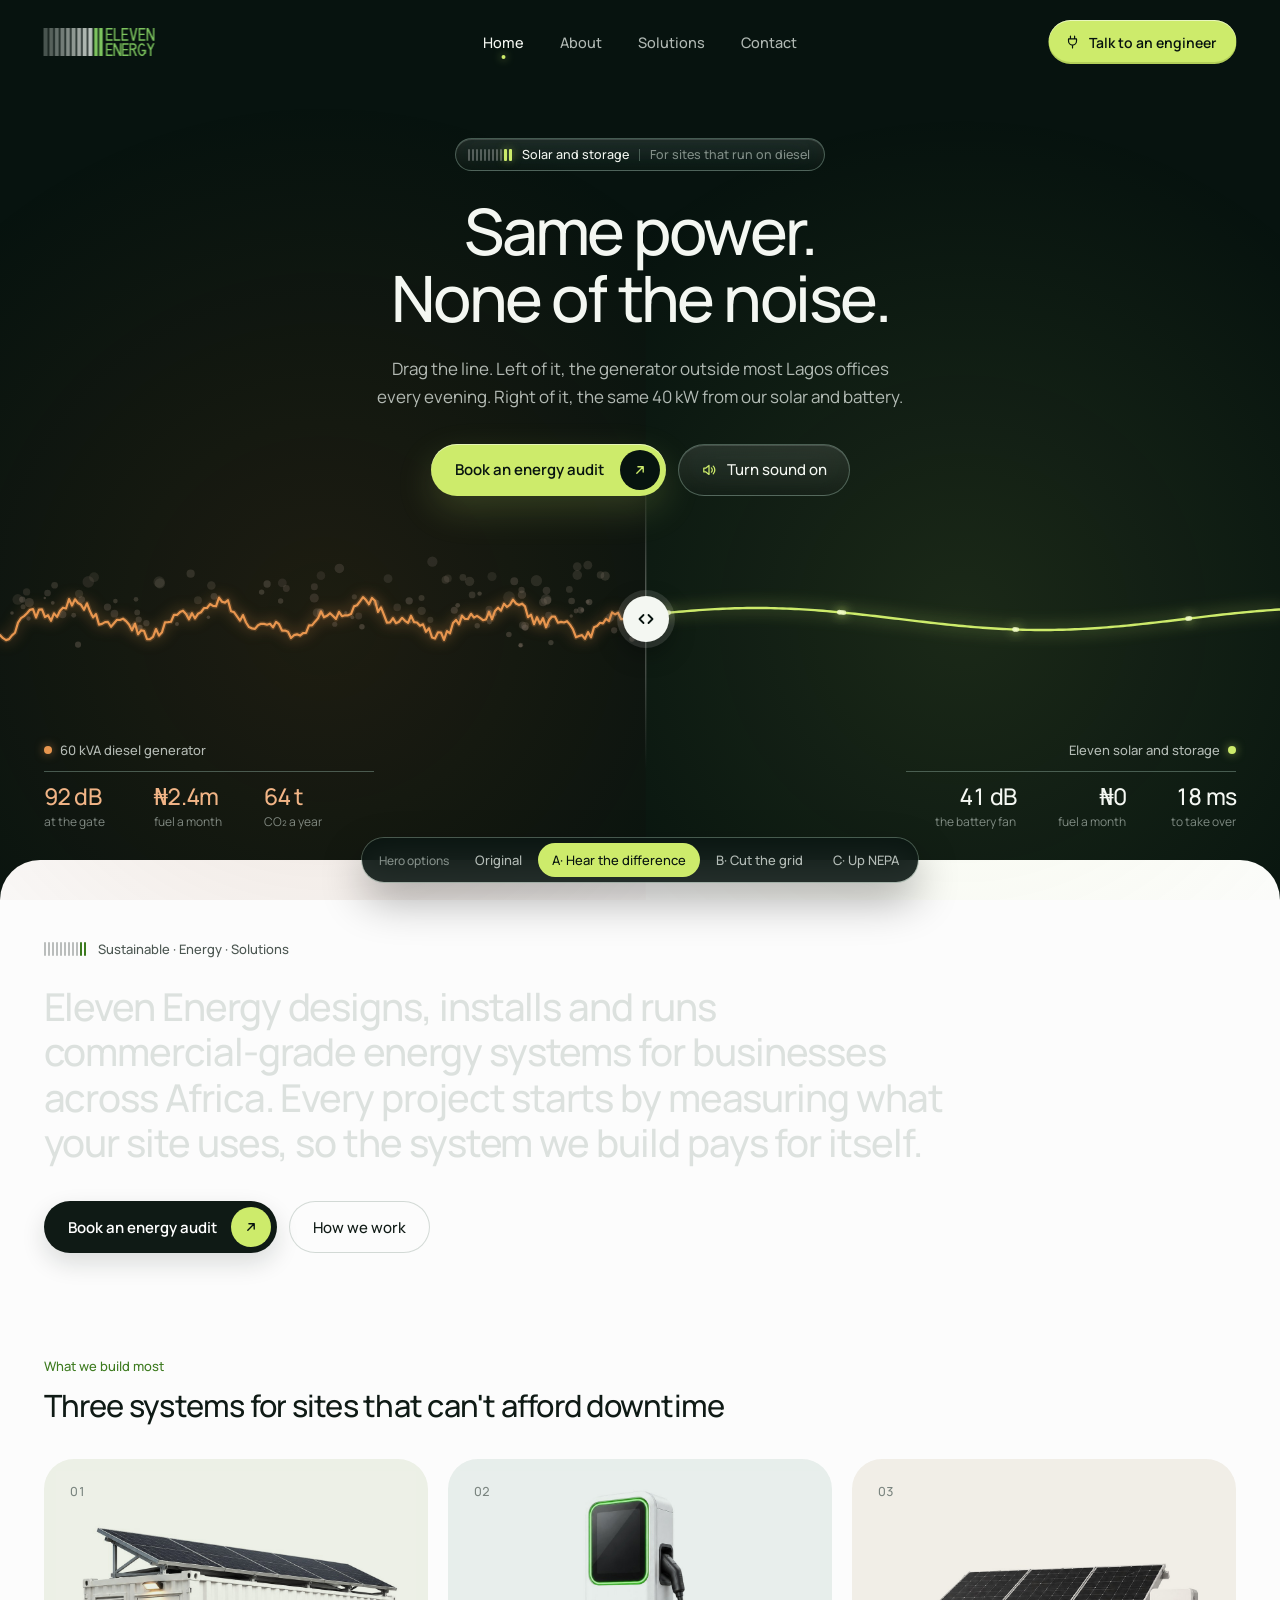
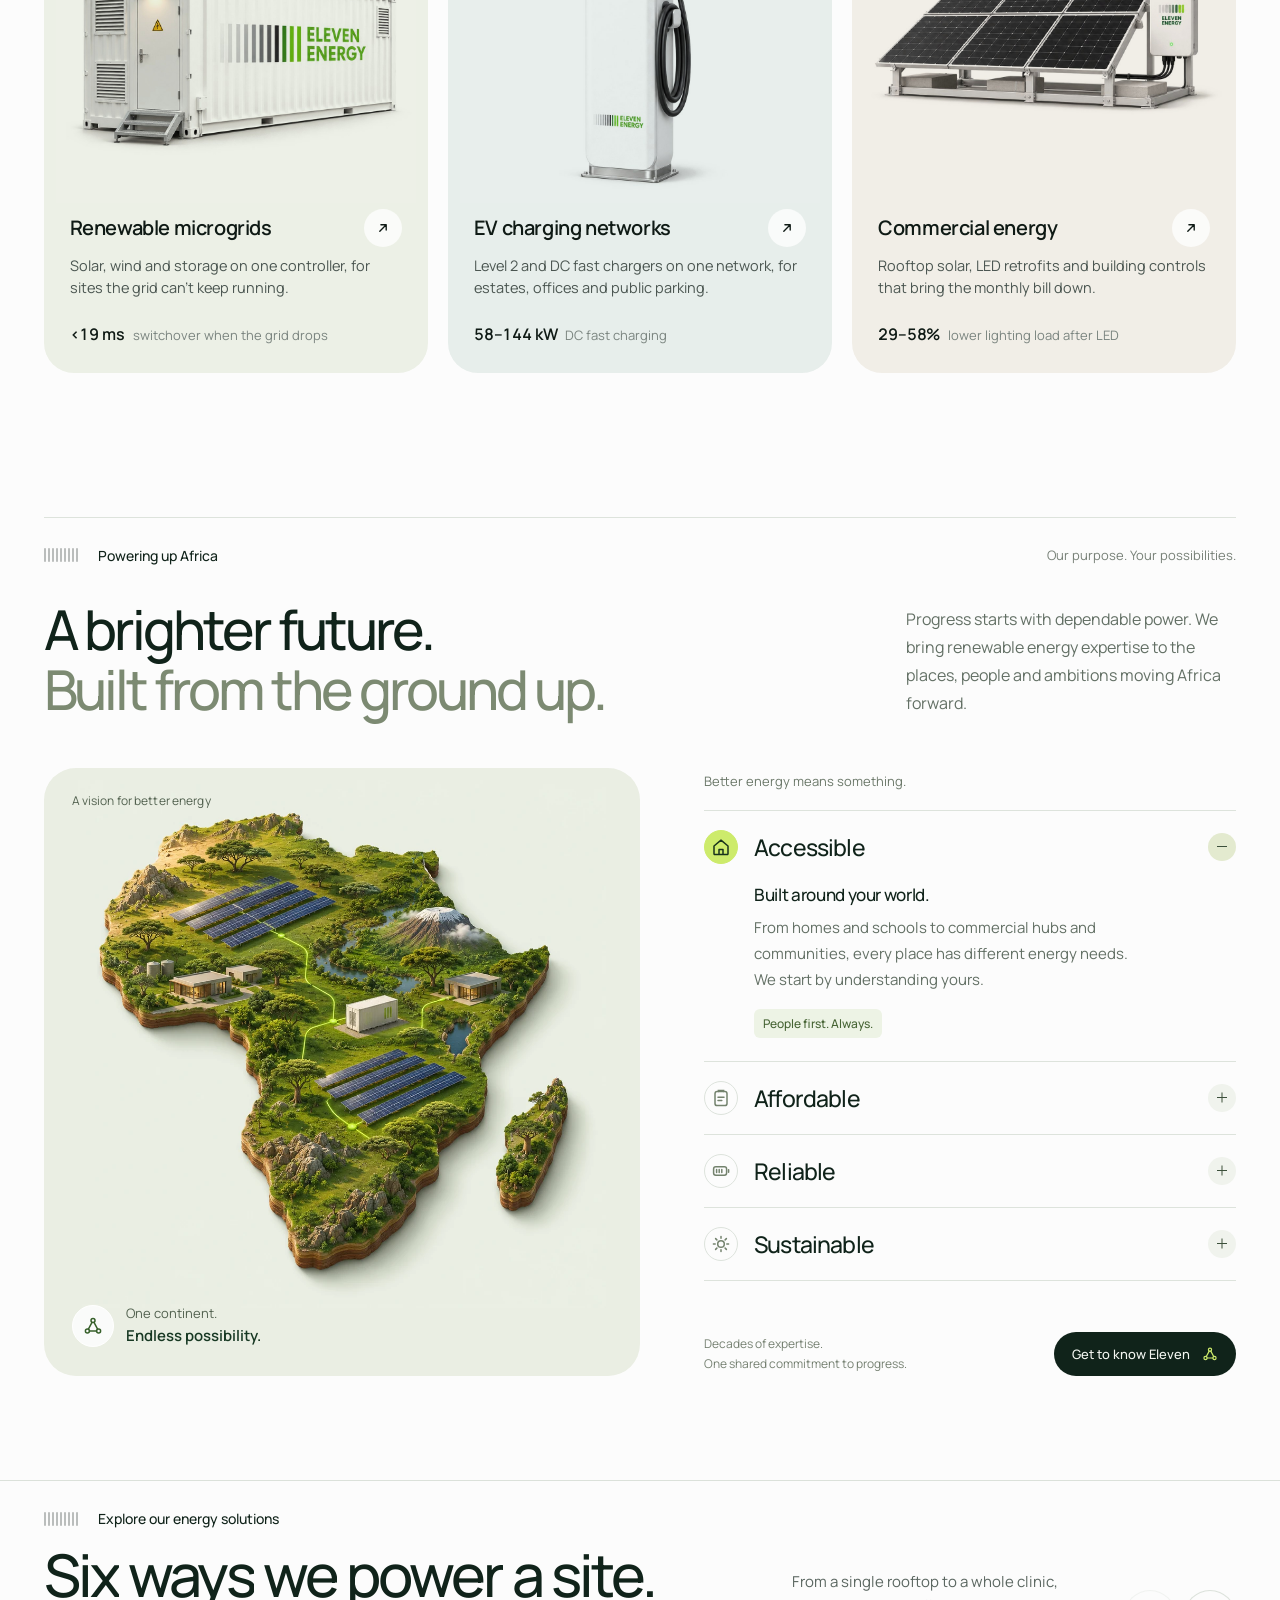
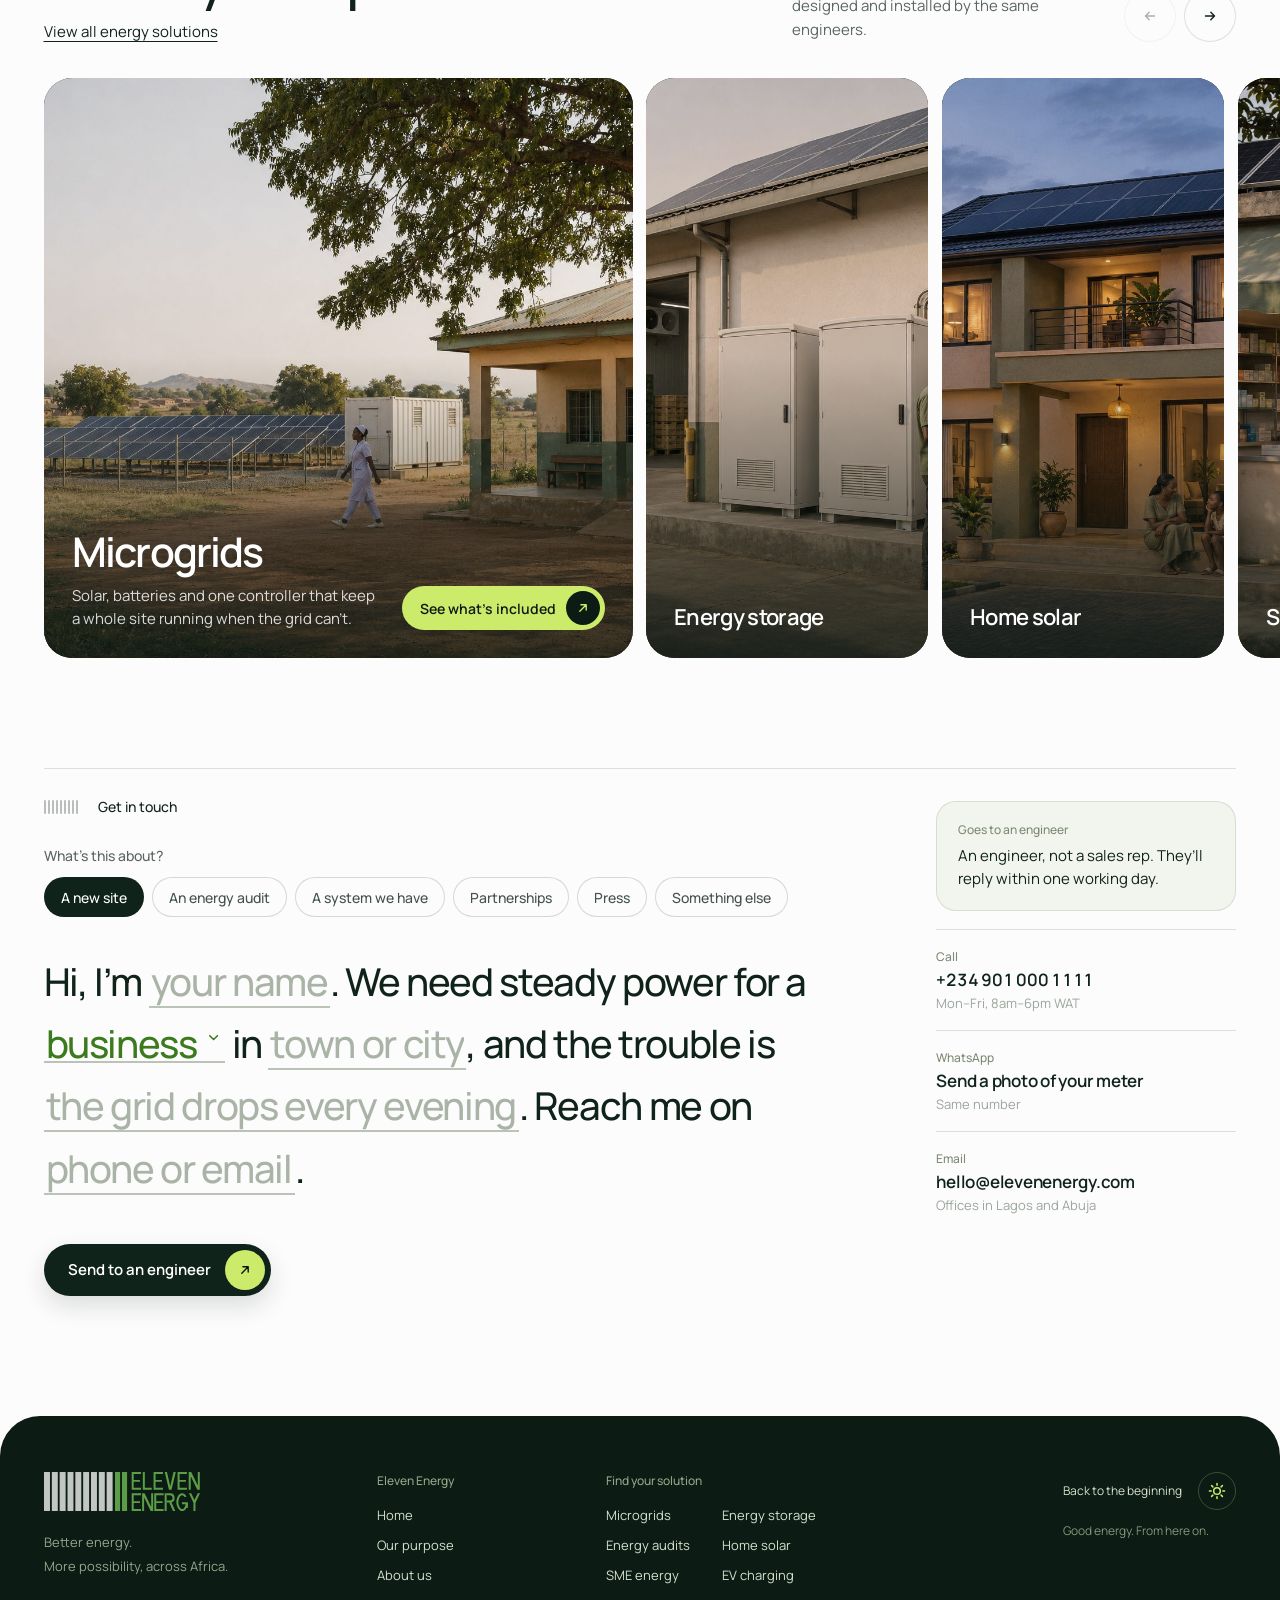
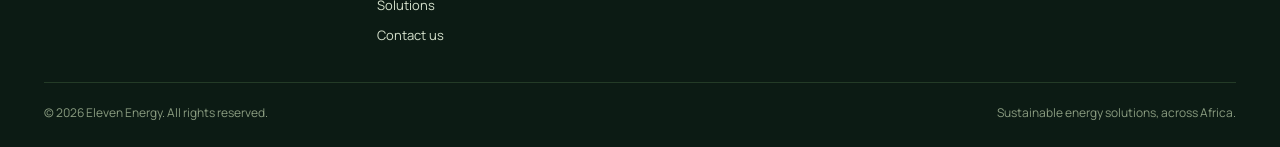
<file: hero-a.html>
<!doctype html>
<html lang="en">
<head>
  <meta charset="utf-8">
  <meta name="viewport" content="width=device-width, initial-scale=1">
  <title>Hero A · Hear the difference · Eleven Energy</title>
  <meta name="description" content="Microgrids, battery storage, solar and EV charging for businesses and communities across Africa.">
  <link rel="icon" href="assets/favicon.svg" type="image/svg+xml">
  <link rel="preconnect" href="https://fonts.googleapis.com">
  <link rel="preconnect" href="https://fonts.gstatic.com" crossorigin>
  <link href="https://fonts.googleapis.com/css2?family=Manrope:wght@400;500;600;700&display=swap" rel="stylesheet">
  <link rel="stylesheet" href="styles.css">
  <link rel="stylesheet" href="hero-variants.css">
  <meta name="robots" content="noindex">
</head>
<body>

  <!-- Icons: one stroke family on a 20px grid -->
  <svg width="0" height="0" style="position:absolute" aria-hidden="true">
    <defs>
      <symbol id="i-sun" viewBox="0 0 20 20"><circle cx="10" cy="10" r="3.3" fill="none" stroke="currentColor" stroke-width="1.5"/><path d="M10 2.4v1.8M10 15.8v1.8M2.4 10h1.8M15.8 10h1.8M4.6 4.6l1.3 1.3M14.1 14.1l1.3 1.3M4.6 15.4l1.3-1.3M14.1 5.9l1.3-1.3" fill="none" stroke="currentColor" stroke-width="1.5" stroke-linecap="round"/></symbol>
      <symbol id="i-battery" viewBox="0 0 20 20"><rect x="2.6" y="5.8" width="13" height="8.4" rx="2.2" fill="none" stroke="currentColor" stroke-width="1.5"/><path d="M17.6 8.7v2.6M5.6 8.6v2.8M8.2 8.6v2.8M10.8 8.6v2.8" stroke="currentColor" stroke-width="1.5" stroke-linecap="round"/></symbol>
      <symbol id="i-home" viewBox="0 0 20 20"><path d="M3 9 10 3.2 17 9v7.8a.8.8 0 0 1-.8.8H3.8a.8.8 0 0 1-.8-.8V9Z M8 17.6v-5h4v5" fill="none" stroke="currentColor" stroke-width="1.5" stroke-linejoin="round"/></symbol>
      <symbol id="i-plug" viewBox="0 0 20 20"><path d="M7.4 2.6v3.6M12.6 2.6v3.6M5 6.2h10v2.6a5 5 0 0 1-10 0V6.2ZM10 13.8v3.6" fill="none" stroke="currentColor" stroke-width="1.5" stroke-linecap="round" stroke-linejoin="round"/></symbol>
      <symbol id="i-grid" viewBox="0 0 20 20"><circle cx="10" cy="4.6" r="2" fill="none" stroke="currentColor" stroke-width="1.5"/><circle cx="4.4" cy="15" r="2" fill="none" stroke="currentColor" stroke-width="1.5"/><circle cx="15.6" cy="15" r="2" fill="none" stroke="currentColor" stroke-width="1.5"/><path d="M9 6.4 5.4 13.2M11 6.4l3.6 6.8M6.4 15h7.2" fill="none" stroke="currentColor" stroke-width="1.5" stroke-linecap="round"/></symbol>
      <symbol id="i-building" viewBox="0 0 20 20"><path d="M3.4 17.4V5.2l6.4-2.6v14.8M9.8 7.4h6.8v10M2.2 17.4h15.6M6 7.6v.01M6 10.4v.01M6 13.2v.01M13 10.4v.01M13 13.2v.01" fill="none" stroke="currentColor" stroke-width="1.5" stroke-linecap="round" stroke-linejoin="round"/></symbol>
      <symbol id="i-clipboard" viewBox="0 0 20 20"><rect x="4" y="3.6" width="12" height="14" rx="2.2" fill="none" stroke="currentColor" stroke-width="1.5"/><path d="M7.4 3.6V2.4h5.2v1.2M7 9.2h6M7 12.4h3.8" fill="none" stroke="currentColor" stroke-width="1.5" stroke-linecap="round"/></symbol>
      <symbol id="i-store" viewBox="0 0 20 20"><path d="M3 7.6 4.4 3h11.2L17 7.6M3 7.6h14M3 7.6a2.3 2.3 0 0 0 4.66 0 2.33 2.33 0 0 0 4.67 0A2.33 2.33 0 0 0 17 7.6M4.2 10v7.4h11.6V10M8.2 17.4v-4h3.6v4" fill="none" stroke="currentColor" stroke-width="1.5" stroke-linecap="round" stroke-linejoin="round"/></symbol>
      <symbol id="i-arrow" viewBox="0 0 20 20"><path d="M6 14 14 6M7.4 6H14v6.6" fill="none" stroke="currentColor" stroke-width="1.7" stroke-linecap="round" stroke-linejoin="round"/></symbol>
      <symbol id="i-chevron" viewBox="0 0 20 20"><path d="m6 8 4 4 4-4" fill="none" stroke="currentColor" stroke-width="1.6" stroke-linecap="round" stroke-linejoin="round"/></symbol>
      <symbol id="i-close" viewBox="0 0 20 20"><path d="m5.5 5.5 9 9M14.5 5.5l-9 9" fill="none" stroke="currentColor" stroke-width="1.6" stroke-linecap="round"/></symbol>
      <symbol id="i-menu" viewBox="0 0 20 20"><path d="M4 7.5h12M4 12.5h8" fill="none" stroke="currentColor" stroke-width="1.6" stroke-linecap="round"/></symbol>
      <symbol id="i-phone" viewBox="0 0 20 20"><path d="M6.2 2.8H4.4a1.4 1.4 0 0 0-1.4 1.5c.6 7 5.7 12.1 12.7 12.7a1.4 1.4 0 0 0 1.5-1.4v-1.8a1 1 0 0 0-.7-1l-2.6-.9a1 1 0 0 0-1.1.3l-1 1.2a10 10 0 0 1-4.6-4.6l1.2-1a1 1 0 0 0 .3-1.1l-.9-2.6a1 1 0 0 0-1-.7Z" fill="none" stroke="currentColor" stroke-width="1.5" stroke-linejoin="round"/></symbol>
      <symbol id="i-chat" viewBox="0 0 20 20"><path d="M10 3.2a6.8 6.8 0 0 0-5.9 10.2L3.2 16.8l3.5-.9A6.8 6.8 0 1 0 10 3.2Z" fill="none" stroke="currentColor" stroke-width="1.5" stroke-linejoin="round"/><path d="M7.6 8.4c.3 1.6 1.9 3.3 3.8 3.9" fill="none" stroke="currentColor" stroke-width="1.5" stroke-linecap="round"/></symbol>
      <symbol id="i-mail" viewBox="0 0 20 20"><rect x="2.8" y="4.4" width="14.4" height="11.2" rx="2.2" fill="none" stroke="currentColor" stroke-width="1.5"/><path d="m3.6 5.6 6.4 5 6.4-5" fill="none" stroke="currentColor" stroke-width="1.5" stroke-linecap="round" stroke-linejoin="round"/></symbol>
      <symbol id="i-check" viewBox="0 0 20 20"><path d="m4.6 10.4 3.4 3.4 7.4-7.6" fill="none" stroke="currentColor" stroke-width="1.7" stroke-linecap="round" stroke-linejoin="round"/></symbol>
      <symbol id="i-play" viewBox="0 0 20 20"><path d="M7.2 5.3v9.4a.7.7 0 0 0 1.07.6l7.3-4.7a.7.7 0 0 0 0-1.2L8.27 4.7a.7.7 0 0 0-1.07.6Z" fill="currentColor"/></symbol>
      <symbol id="i-pause" viewBox="0 0 20 20"><rect x="5.6" y="4.8" width="3" height="10.4" rx="1.1" fill="currentColor"/><rect x="11.4" y="4.8" width="3" height="10.4" rx="1.1" fill="currentColor"/></symbol>
      <symbol id="i-power" viewBox="0 0 20 20"><path d="M10 3.2v6.4" fill="none" stroke="currentColor" stroke-width="1.7" stroke-linecap="round"/><path d="M6.2 5.8a6 6 0 1 0 7.6 0" fill="none" stroke="currentColor" stroke-width="1.7" stroke-linecap="round"/></symbol>
      <symbol id="i-sound" viewBox="0 0 20 20"><path d="M3.5 7.6h2.6L10 4.4v11.2L6.1 12.4H3.5z" fill="none" stroke="currentColor" stroke-width="1.6" stroke-linejoin="round"/><path d="M13 7.3a3.8 3.8 0 0 1 0 5.4M15.3 5.2a6.8 6.8 0 0 1 0 9.6" fill="none" stroke="currentColor" stroke-width="1.6" stroke-linecap="round"/></symbol>
      <symbol id="i-mute" viewBox="0 0 20 20"><path d="M3.5 7.6h2.6L10 4.4v11.2L6.1 12.4H3.5z" fill="none" stroke="currentColor" stroke-width="1.6" stroke-linejoin="round"/><path d="m13 7.8 4.4 4.4m0-4.4L13 12.2" fill="none" stroke="currentColor" stroke-width="1.6" stroke-linecap="round"/></symbol>
      <symbol id="i-drag" viewBox="0 0 20 20"><path d="M7.5 6 3.5 10l4 4M12.5 6l4 4-4 4" fill="none" stroke="currentColor" stroke-width="1.8" stroke-linecap="round" stroke-linejoin="round"/></symbol>
    </defs>
  </svg>

  <!-- ── Navigation ── -->
  <header class="nav" id="nav">
    <div class="bar" id="bar">
      <a class="brand" href="#hero" aria-label="Eleven Energy home"><svg class="logo-mark" viewBox="0 0 183.25 46.20" aria-hidden="true" focusable="false">
    <rect x="0.00" y="0" width="7.0" height="46.20" fill="#E2EAE4" fill-opacity="0.30"/>
    <rect x="9.20" y="0" width="7.0" height="46.20" fill="#E2EAE4" fill-opacity="0.36"/>
    <rect x="18.40" y="0" width="7.0" height="46.20" fill="#E2EAE4" fill-opacity="0.43"/>
    <rect x="27.60" y="0" width="7.0" height="46.20" fill="#E2EAE4" fill-opacity="0.49"/>
    <rect x="36.80" y="0" width="7.0" height="46.20" fill="#E2EAE4" fill-opacity="0.56"/>
    <rect x="46.00" y="0" width="7.0" height="46.20" fill="#E2EAE4" fill-opacity="0.62"/>
    <rect x="55.20" y="0" width="7.0" height="46.20" fill="#E2EAE4" fill-opacity="0.69"/>
    <rect x="64.40" y="0" width="7.0" height="46.20" fill="#E2EAE4" fill-opacity="0.76"/>
    <rect x="73.60" y="0" width="7.0" height="46.20" fill="#E2EAE4" fill-opacity="0.82"/>
    <rect x="83.40" y="0" width="6.0" height="46.20" fill="#7CC35E"/>
    <rect x="91.60" y="0" width="6.0" height="46.20" fill="#7CC35E"/>
    <path fill="#7CC35E" d="M103.00,0.00h2.35v21.00h-2.35zM103.00,0.00h11.00v2.35h-11.00zM103.00,9.32h9.80v2.35h-9.80zM103.00,18.65h11.00v2.35h-11.00zM116.10,0.00h2.35v21.00h-2.35zM116.10,18.65h10.50v2.35h-10.50zM128.70,0.00h2.35v21.00h-2.35zM128.70,0.00h11.00v2.35h-11.00zM128.70,9.32h9.80v2.35h-9.80zM128.70,18.65h11.00v2.35h-11.00zM141.80,0.00 L144.45,0.00 L148.30,16.80 L152.15,0.00 L154.80,0.00 L149.82,21.00 L146.77,21.00zM156.90,0.00h2.35v21.00h-2.35zM156.90,0.00h11.00v2.35h-11.00zM156.90,9.32h9.80v2.35h-9.80zM156.90,18.65h11.00v2.35h-11.00zM170.00,0.00h2.35v21.00h-2.35zM180.65,0.00h2.35v21.00h-2.35zM170.00,0.00 L172.95,0.00 L183.00,21.00 L180.05,21.00zM103.00,25.20h2.35v21.00h-2.35zM103.00,25.20h11.00v2.35h-11.00zM103.00,34.53h9.80v2.35h-9.80zM103.00,43.85h11.00v2.35h-11.00zM115.25,25.20h2.35v21.00h-2.35zM125.90,25.20h2.35v21.00h-2.35zM115.25,25.20 L118.20,25.20 L128.25,46.20 L125.30,46.20zM129.50,25.20h2.35v21.00h-2.35zM129.50,25.20h11.00v2.35h-11.00zM129.50,34.53h9.80v2.35h-9.80zM129.50,43.85h11.00v2.35h-11.00zM141.75,25.20h2.35v21.00h-2.35zM147.00,35.92 L149.75,35.92 L154.25,46.20 L151.50,46.20zM166.65,35.90h2.35v6.71h-2.35zM162.05,35.90h6.95v2.35h-6.95zM170.25,25.20 L172.90,25.20 L176.75,33.10 L180.60,25.20 L183.25,25.20 L177.93,36.30 L177.93,46.20 L175.57,46.20 L175.57,36.30z"/>
    <path fill="none" stroke="#7CC35E" stroke-width="2.35" stroke-linejoin="miter" d="M144.10,26.38 H148.19 A4.29,4.29 0 0 1 148.19,34.95 H144.10 M166.39,29.46 A5.58,9.32 0 1 0 167.82,36.70"/>
  </svg></a>

      <nav class="links" id="dock" aria-label="Primary">
        <span class="lens" id="lens" aria-hidden="true"></span>
        <a href="#hero" class="dock-link is-active" aria-current="page">Home</a>
        <a href="about.html" class="dock-link">About</a>
        <a href="solutions.html" class="dock-link">Solutions</a>
        <button class="dock-link" type="button" data-open-modal="contact">Contact</button>
      </nav>

      <div class="nav-end">
        <button class="plug-btn" type="button" data-open-modal="contact"><span class="plug-ico"><svg class="ico ico-16"><use href="#i-plug"/></svg></span><span class="plug-label">Talk to an engineer</span></button>
        <button class="burger" type="button" id="burger" aria-label="Open menu" aria-expanded="false"><svg class="ico"><use href="#i-menu"/></svg></button>
      </div>
    </div>
  </header>

  <section class="hero hv hv-wave" id="hero" aria-label="Eleven Energy">
    <canvas class="hvw-canvas" aria-hidden="true"></canvas>
    <div class="hv-copy">
      <p class="tag reveal" style="--d:0">
        <span class="tag-mark" aria-hidden="true"><i></i><i></i><i></i><i></i><i></i><i></i><i></i><i></i><i></i><i></i><i></i></span>
        <span>Solar and storage</span>
        <span class="tag-sep" aria-hidden="true"></span>
        <span class="tag-soft">For sites that run on diesel</span>
      </p>
      <h1 class="hv-title" id="headline"><span class="hl-line">Same power.</span><span class="hl-line">None of the noise.</span></h1>
      <p class="lede reveal" style="--d:2">Drag the line. Left of it, the generator outside most Lagos offices every evening. Right of it, the same 40 kW from our solar and battery.</p>
      <div class="cta-row reveal" style="--d:3">
        <button class="btn-volt" type="button" data-open-modal="audit">Book an energy audit<span class="btn-volt-dot"><svg class="ico ico-16"><use href="#i-arrow"/></svg></span></button>
        <button class="btn-quiet hvw-sound" type="button" aria-pressed="false"><svg class="ico ico-16" aria-hidden="true"><use href="#i-sound"/></svg><span class="hvw-sound-label">Turn sound on</span></button>
      </div>
    </div>
    <button class="hvw-handle" type="button" role="slider" aria-label="How much of the load runs on the generator" aria-valuemin="0" aria-valuemax="100" aria-valuenow="50"><svg class="ico" aria-hidden="true"><use href="#i-drag"/></svg></button>
    <div class="hvw-side hvw-left reveal" style="--d:4" role="group" aria-label="Diesel generator">
      <p class="hvw-name"><i></i>60 kVA diesel generator</p>
      <dl class="hvw-stats"><div><dt>at the gate</dt><dd>92 dB</dd></div><div><dt>fuel a month</dt><dd>₦2.4m</dd></div><div><dt>CO₂ a year</dt><dd>64 t</dd></div></dl>
    </div>
    <div class="hvw-side hvw-right reveal" style="--d:4" role="group" aria-label="Eleven solar and storage">
      <p class="hvw-name">Eleven solar and storage<i></i></p>
      <dl class="hvw-stats"><div><dt>the battery fan</dt><dd>41 dB</dd></div><div><dt>fuel a month</dt><dd>₦0</dd></div><div><dt>to take over</dt><dd>18 ms</dd></div></dl>
    </div>
  </section>

  <!-- ── About ── -->
  <section class="about" id="about" aria-labelledby="aboutTitle">
    <div class="about-intro">
      <p class="about-mark rise"><span class="about-bars" aria-hidden="true"><i></i><i></i><i></i><i></i><i></i><i></i><i></i><i></i><i></i><i></i><i></i></span>Sustainable · Energy · Solutions</p>
      <div class="about-copy">
        <h2 id="aboutTitle" class="scrub">Eleven Energy designs, installs and runs commercial‑grade energy systems for businesses across Africa. <span>Every project starts by measuring what your site uses, so the system we build pays for itself.</span></h2>
        <div class="about-actions rise" style="--d:1">
          <button class="btn-ink" type="button" data-open-modal="audit">Book an energy audit<span class="btn-ink-dot"><svg class="ico ico-16"><use href="#i-arrow"/></svg></span></button>
          <button class="btn-line" type="button" data-open-drawer="about">How we work</button>
        </div>
      </div>
    </div>

    <div class="build">
      <div class="build-head">
        <p class="kicker rise">What we build most</p>
        <h3 class="build-title words">Three systems for sites that can't afford downtime</h3>
      </div>
      <div class="tiles">
        <article class="tile rise" style="--d:0;--tint:#ECF0E6">
          <div class="tile-stage">
            <span class="tile-num">01</span>
            <div class="tile-art"><img class="tile-img" src="assets/render-microgrid.jpg" alt="An Eleven Energy storage container with a solar canopy on its roof" loading="lazy"><span class="tile-node" style="--x:51.9%;--y:28.7%;--n:0"><i></i><em>48 kWp solar canopy</em></span><span class="tile-node" style="--x:47.1%;--y:70.8%;--n:1"><i></i><em>1 MWh LFP storage</em></span></div>
          </div>
          <div class="tile-body">
            <div class="tile-head">
              <h4>Renewable microgrids</h4>
              <button class="tile-go" type="button" data-open-drawer="microgrids" aria-label="How a microgrid works"><svg class="ico ico-16"><use href="#i-arrow"/></svg></button>
            </div>
            <p>Solar, wind and storage on one controller, for sites the grid can't keep running.</p>
            <p class="tile-fig"><b>&lt;<span class="cu" data-to="20">20</span> ms</b>switchover when the grid drops</p>
          </div>
        </article>
        <article class="tile rise" style="--d:1;--tint:#E7EEEB">
          <div class="tile-stage">
            <span class="tile-num">02</span>
            <div class="tile-art"><img class="tile-img" src="assets/render-ev.jpg" alt="An Eleven Energy DC fast charging pedestal" loading="lazy"><span class="tile-node" style="--x:50.4%;--y:23.5%;--n:0"><i></i><em>Tap-to-charge screen</em></span><span class="tile-node" style="--x:58.3%;--y:50.7%;--n:1"><i></i><em>CCS2 cable, 5 m</em></span></div>
          </div>
          <div class="tile-body">
            <div class="tile-head">
              <h4>EV charging networks</h4>
              <button class="tile-go" type="button" data-open-drawer="ev" aria-label="Plan a charging site"><svg class="ico ico-16"><use href="#i-arrow"/></svg></button>
            </div>
            <p>Level 2 and DC fast chargers on one network, for estates, offices and public parking.</p>
            <p class="tile-fig"><b><span class="cu" data-to="60">60</span>–<span class="cu" data-to="150">150</span> kW</b>DC fast charging</p>
          </div>
        </article>
        <article class="tile rise" style="--d:2;--tint:#F1EEE7">
          <div class="tile-stage">
            <span class="tile-num">03</span>
            <div class="tile-art"><img class="tile-img" src="assets/render-commercial.jpg" alt="A rooftop solar array on an aluminium mounting frame" loading="lazy"><span class="tile-node" style="--x:34.6%;--y:38.1%;--n:0"><i></i><em>Bifacial 580 W modules</em></span><span class="tile-node" style="--x:56.1%;--y:66.4%;--n:1"><i></i><em>Ballasted roof frame</em></span></div>
          </div>
          <div class="tile-body">
            <div class="tile-head">
              <h4>Commercial energy</h4>
              <button class="tile-go" type="button" data-open-drawer="commercial" aria-label="See what a retrofit saves"><svg class="ico ico-16"><use href="#i-arrow"/></svg></button>
            </div>
            <p>Rooftop solar, LED retrofits and building controls that bring the monthly bill down.</p>
            <p class="tile-fig"><b><span class="cu" data-to="30">30</span>–<span class="cu" data-to="60">60</span>%</b>lower lighting load after LED</p>
          </div>
        </article>
      </div>
    </div>
  </section>

  <!-- ── Our commitment ── -->
  <section class="purpose" id="commitment" aria-labelledby="purposeTitle">
    <div class="purpose-wrap">
      <div class="purpose-top">
        <p class="purpose-eyebrow"><span class="about-bars" aria-hidden="true"><i></i><i></i><i></i><i></i><i></i><i></i><i></i><i></i><i></i><i></i><i></i></span>Powering up Africa</p>
        <span class="purpose-note">Our purpose. Your possibilities.</span>
      </div>
      <div class="purpose-intro">
        <h2 id="purposeTitle">A brighter future.<span>Built from the ground up.</span></h2>
        <p>Progress starts with dependable power. We bring renewable energy expertise to the places, people and ambitions moving Africa forward.</p>
      </div>
      <div class="purpose-grid">
        <figure class="purpose-visual">
          <div class="purpose-orbit" aria-hidden="true"></div>
          <img src="assets/africa-energy.webp" alt="A sculptural landscape shaped like Africa, bringing together solar energy, battery storage, homes and green spaces." width="1000" height="1000" loading="lazy" decoding="async">
          <figcaption><span class="purpose-visual-mark" aria-hidden="true"><svg class="ico"><use href="#i-grid"/></svg></span><span>One continent.<br><strong>Endless possibility.</strong></span></figcaption>
          <span class="purpose-visual-label">A vision for better energy</span>
        </figure>
        <div class="purpose-explore">
          <p class="purpose-explore-label">Better energy means something.</p>
          <div class="purpose-principles">
            <details class="purpose-principle" name="energy-principle" open>
              <summary><span class="purpose-icon"><svg class="ico" aria-hidden="true"><use href="#i-home"/></svg></span><span>Accessible</span><span class="purpose-toggle" aria-hidden="true"></span></summary>
              <div class="purpose-answer"><h3>Built around your world.</h3><p>From homes and schools to commercial hubs and communities, every place has different energy needs. We start by understanding yours.</p><span class="purpose-tag">People first. Always.</span></div>
            </details>
            <details class="purpose-principle" name="energy-principle">
              <summary><span class="purpose-icon"><svg class="ico" aria-hidden="true"><use href="#i-clipboard"/></svg></span><span>Affordable</span><span class="purpose-toggle" aria-hidden="true"></span></summary>
              <div class="purpose-answer"><h3>Good energy. Sound economics.</h3><p>Your real energy use shapes the design. We measure your loads and running costs to build a system that makes financial sense for your site.</p><span class="purpose-tag">A smarter use of your energy budget.</span></div>
            </details>
            <details class="purpose-principle" name="energy-principle">
              <summary><span class="purpose-icon"><svg class="ico" aria-hidden="true"><use href="#i-battery"/></svg></span><span>Reliable</span><span class="purpose-toggle" aria-hidden="true"></span></summary>
              <div class="purpose-answer"><h3>Keep your plans moving.</h3><p>Solar, storage and intelligent controls work together to keep the things that matter running. Our team designs around the demands of your day.</p><span class="purpose-tag">Less interruption. More possibility.</span></div>
            </details>
            <details class="purpose-principle" name="energy-principle">
              <summary><span class="purpose-icon"><svg class="ico" aria-hidden="true"><use href="#i-sun"/></svg></span><span>Sustainable</span><span class="purpose-toggle" aria-hidden="true"></span></summary>
              <div class="purpose-answer"><h3>Power today. Think beyond it.</h3><p>Make more of Africa's renewable resources, reduce dependence on diesel and build for the long term. Cleaner energy belongs in everyday life.</p><span class="purpose-tag">A lighter footprint. A lasting difference.</span></div>
            </details>
          </div>
          <div class="purpose-explore-foot"><p>Decades of expertise.<br>One shared commitment to progress.</p><a href="about.html" class="purpose-about">Get to know Eleven<svg class="ico ico-16" aria-hidden="true"><use href="#i-grid"/></svg></a></div>
        </div>
      </div>
    </div>
  </section>
  <section class="sol" id="solutions" aria-labelledby="solTitle">
    <div class="fs-head">
      <div>
        <p class="purpose-eyebrow"><span class="about-bars" aria-hidden="true"><i></i><i></i><i></i><i></i><i></i><i></i><i></i><i></i><i></i><i></i><i></i></span>Explore our energy solutions</p>
        <h2 id="solTitle" class="words">Six ways we power a site.</h2>
        <a class="fs-all" href="solutions.html">View all energy solutions</a>
      </div>
      <div class="fs-side">
        <p class="rise" style="--d:1">From a single rooftop to a whole clinic, designed and installed by the same engineers.</p>
        <div class="fs-arrows">
          <button class="fs-step" type="button" data-step="-1" aria-label="Previous solution"><svg class="ico ico-16" aria-hidden="true"><use href="#i-arrow"/></svg></button>
          <button class="fs-step" type="button" data-step="1" aria-label="Next solution"><svg class="ico ico-16" aria-hidden="true"><use href="#i-arrow"/></svg></button>
        </div>
      </div>
    </div>
    <div class="fs-track" tabindex="0" aria-label="Energy solutions, drag or use the arrows">
      <div class="fs-rail">
          <article class="fs-slide is-active" data-fs="0" aria-roledescription="slide" aria-label="1 of 6: Microgrids">
            <div class="fs-media"><img src="assets/sol-microgrids.jpg" alt="A rural clinic in northern Nigeria with a ground-mounted solar array and battery container" style="object-position:50% 60%"></div>
            <button class="fs-open" type="button" data-fs-open="0" aria-label="Show Microgrids"></button>
            <div class="fs-copy">
              <div class="fs-text">
                <h3>Microgrids</h3>
                <div class="fs-more"><p class="fs-line">Solar, batteries and one controller that keep a whole site running when the grid can’t.</p></div>
              </div>
              <button class="fs-cta" type="button" data-open-drawer="microgrids" aria-haspopup="dialog">See what’s included<span><svg class="ico ico-16" aria-hidden="true"><use href="#i-arrow"/></svg></span></button>
            </div>
          </article>
          <article class="fs-slide" data-fs="1" aria-roledescription="slide" aria-label="2 of 6: Energy storage">
            <div class="fs-media"><img src="assets/sol-storage.jpg" alt="A technician checking battery cabinets beside a cold-storage warehouse in Lagos" style="object-position:55% 55%"></div>
            <button class="fs-open" type="button" data-fs-open="1" aria-label="Show Energy storage"></button>
            <div class="fs-copy">
              <div class="fs-text">
                <h3>Energy storage</h3>
                <div class="fs-more"><p class="fs-line">Battery cabinets that carry a site through outages and the evening peak, so the generator stays off.</p></div>
              </div>
              <button class="fs-cta" type="button" data-open-drawer="storage" aria-haspopup="dialog">See what’s included<span><svg class="ico ico-16" aria-hidden="true"><use href="#i-arrow"/></svg></span></button>
            </div>
          </article>
          <article class="fs-slide" data-fs="2" aria-roledescription="slide" aria-label="3 of 6: Home solar">
            <div class="fs-media"><img src="assets/sol-home.jpg" alt="A family home in Lekki with rooftop solar at dusk, lights on inside" style="object-position:50% 55%" loading="lazy"></div>
            <button class="fs-open" type="button" data-fs-open="2" aria-label="Show Home solar"></button>
            <div class="fs-copy">
              <div class="fs-text">
                <h3>Home solar</h3>
                <div class="fs-more"><p class="fs-line">Rooftop solar and a battery sized from the appliances you actually run after dark.</p></div>
              </div>
              <button class="fs-cta" type="button" data-open-drawer="home" aria-haspopup="dialog">See what’s included<span><svg class="ico ico-16" aria-hidden="true"><use href="#i-arrow"/></svg></span></button>
            </div>
          </article>
          <article class="fs-slide" data-fs="3" aria-roledescription="slide" aria-label="4 of 6: SME energy">
            <div class="fs-media"><img src="assets/sol-sme.jpg" alt="A pharmacist serving a customer in a small pharmacy powered by rooftop solar" style="object-position:50% 50%" loading="lazy"></div>
            <button class="fs-open" type="button" data-fs-open="3" aria-label="Show SME energy"></button>
            <div class="fs-copy">
              <div class="fs-text">
                <h3>SME energy</h3>
                <div class="fs-more"><p class="fs-line">Solar and storage that keep fridges, tills and lights on through every trading hour.</p></div>
              </div>
              <button class="fs-cta" type="button" data-open-drawer="sme" aria-haspopup="dialog">See what’s included<span><svg class="ico ico-16" aria-hidden="true"><use href="#i-arrow"/></svg></span></button>
            </div>
          </article>
          <article class="fs-slide" data-fs="4" aria-roledescription="slide" aria-label="5 of 6: EV charging">
            <div class="fs-media"><img src="assets/sol-ev.jpg" alt="An electric car charging under a solar carport in an Abuja estate" style="object-position:50% 55%;--fx:16%" loading="lazy"></div>
            <button class="fs-open" type="button" data-fs-open="4" aria-label="Show EV charging"></button>
            <div class="fs-copy">
              <div class="fs-text">
                <h3>EV charging</h3>
                <div class="fs-more"><p class="fs-line">Level 2 and DC fast chargers on one managed network, charging from your own solar where it can.</p></div>
              </div>
              <button class="fs-cta" type="button" data-open-drawer="ev" aria-haspopup="dialog">See what’s included<span><svg class="ico ico-16" aria-hidden="true"><use href="#i-arrow"/></svg></span></button>
            </div>
          </article>
          <article class="fs-slide" data-fs="5" aria-roledescription="slide" aria-label="6 of 6: Energy audits">
            <div class="fs-media"><img src="assets/sol-audits.jpg" alt="An engineer clipping a current clamp inside a distribution board" style="object-position:50% 45%;--fx:4%" loading="lazy"></div>
            <button class="fs-open" type="button" data-fs-open="5" aria-label="Show Energy audits"></button>
            <div class="fs-copy">
              <div class="fs-text">
                <h3>Energy audits</h3>
                <div class="fs-more"><p class="fs-line">An engineer logs your boards for a week, then shows which system pays back and how fast.</p></div>
              </div>
              <button class="fs-cta" type="button" data-open-drawer="audits" aria-haspopup="dialog">See what’s included<span><svg class="ico ico-16" aria-hidden="true"><use href="#i-arrow"/></svg></span></button>
            </div>
          </article>
          <aside class="fs-end" aria-labelledby="fsEndTitle">
            <figure class="fs-load" aria-label="Example of a site's load over one day, peaking between 6pm and 9pm">
              <figcaption><span>Logged load, one day</span><b>Peak 6–9pm</b></figcaption>
              <div class="fs-load-bars" aria-hidden="true"><i style="--h:22%"></i><i style="--h:20%"></i><i style="--h:19%"></i><i style="--h:18%"></i><i style="--h:18%"></i><i style="--h:21%"></i><i style="--h:30%"></i><i style="--h:46%"></i><i style="--h:58%"></i><i style="--h:64%"></i><i style="--h:70%"></i><i style="--h:74%"></i><i style="--h:78%"></i><i style="--h:76%"></i><i style="--h:72%"></i><i style="--h:70%"></i><i style="--h:68%"></i><i style="--h:74%"></i><i style="--h:86%" class="pk"></i><i style="--h:95%" class="pk"></i><i style="--h:90%" class="pk"></i><i style="--h:66%"></i><i style="--h:40%"></i><i style="--h:27%"></i></div>
              <div class="fs-load-axis" aria-hidden="true"><span>00:00</span><span>12:00</span><span>24:00</span></div>
            </figure>
            <div class="fs-end-copy">
              <h3 id="fsEndTitle">Not sure which fits your site?</h3>
              <p>We log your site for a week, then tell you which of the six it needs, how big, and when it pays back.</p>
              <button class="fs-end-cta" type="button" data-open-modal="audit">Book an energy audit<span><svg class="ico ico-16" aria-hidden="true"><use href="#i-arrow"/></svg></span></button>
            </div>
          </aside>
      </div>
      <span class="fs-cursor" aria-hidden="true">Drag</span>
    </div>
  </section>

  <section class="talk talk-host" id="contact" aria-labelledby="talkTitle">
    <div class="talk-inner">
      <div class="talk-main">
        <p class="purpose-eyebrow"><span class="about-bars" aria-hidden="true"><i></i><i></i><i></i><i></i><i></i><i></i><i></i><i></i><i></i><i></i><i></i></span>Get in touch</p>
        <h2 id="talkTitle" class="visually-hidden">Get in touch with Eleven Energy</h2>
        <form class="talk-form" novalidate>
          <fieldset class="talk-topics">
            <legend>What’s this about?</legend>
            <div class="talk-pills"><label><input type="radio" name="topic" value="project" checked><span>A new site</span></label><label><input type="radio" name="topic" value="audit"><span>An energy audit</span></label><label><input type="radio" name="topic" value="support"><span>A system we have</span></label><label><input type="radio" name="topic" value="partner"><span>Partnerships</span></label><label><input type="radio" name="topic" value="press"><span>Press</span></label><label><input type="radio" name="topic" value="other"><span>Something else</span></label></div>
          </fieldset>
          <p class="talk-sentence">
            Hi, I’m <label class="blank"><span class="visually-hidden">Your name</span><input name="name" type="text" autocomplete="name" placeholder="your name" data-req></label>.
            <span class="talk-part" data-topic="project">We need steady power for a <span class="blank blank-pick" data-pick><button class="pick-btn" type="button" aria-haspopup="listbox" aria-expanded="false" aria-label="What are we powering: business"><span class="pick-val">business</span><svg class="ico ico-16" aria-hidden="true"><use href="#i-chevron"/></svg></button><span class="pick-list" role="listbox" tabindex="-1" aria-label="What are we powering" hidden><span class="pick-opt" role="option" id="pk-p_site-0" data-value="business" aria-selected="true"><span>business</span><svg class="ico ico-16" aria-hidden="true"><use href="#i-check"/></svg></span><span class="pick-opt" role="option" id="pk-p_site-1" data-value="school" aria-selected="false"><span>school</span><svg class="ico ico-16" aria-hidden="true"><use href="#i-check"/></svg></span><span class="pick-opt" role="option" id="pk-p_site-2" data-value="clinic" aria-selected="false"><span>clinic</span><svg class="ico ico-16" aria-hidden="true"><use href="#i-check"/></svg></span><span class="pick-opt" role="option" id="pk-p_site-3" data-value="home" aria-selected="false"><span>home</span><svg class="ico ico-16" aria-hidden="true"><use href="#i-check"/></svg></span><span class="pick-opt" role="option" id="pk-p_site-4" data-value="estate" aria-selected="false"><span>estate</span><svg class="ico ico-16" aria-hidden="true"><use href="#i-check"/></svg></span><span class="pick-opt" role="option" id="pk-p_site-5" data-value="community" aria-selected="false"><span>community</span><svg class="ico ico-16" aria-hidden="true"><use href="#i-check"/></svg></span></span><input type="hidden" name="p_site" value="business"></span> in <label class="blank"><span class="visually-hidden">Where is the site</span><input name="p_loc" type="text" placeholder="town or city" data-req></label>, and the trouble is <label class="blank"><span class="visually-hidden">What keeps going wrong (optional)</span><input name="p_note" type="text" placeholder="the grid drops every evening"></label>.</span>
            <span class="talk-part" data-topic="audit" hidden>I’d like an engineer to audit our <span class="blank blank-pick" data-pick><button class="pick-btn" type="button" aria-haspopup="listbox" aria-expanded="false" aria-label="What should we audit: factory"><span class="pick-val">factory</span><svg class="ico ico-16" aria-hidden="true"><use href="#i-chevron"/></svg></button><span class="pick-list" role="listbox" tabindex="-1" aria-label="What should we audit" hidden><span class="pick-opt" role="option" id="pk-a_site-0" data-value="factory" aria-selected="true"><span>factory</span><svg class="ico ico-16" aria-hidden="true"><use href="#i-check"/></svg></span><span class="pick-opt" role="option" id="pk-a_site-1" data-value="office" aria-selected="false"><span>office</span><svg class="ico ico-16" aria-hidden="true"><use href="#i-check"/></svg></span><span class="pick-opt" role="option" id="pk-a_site-2" data-value="school" aria-selected="false"><span>school</span><svg class="ico ico-16" aria-hidden="true"><use href="#i-check"/></svg></span><span class="pick-opt" role="option" id="pk-a_site-3" data-value="clinic" aria-selected="false"><span>clinic</span><svg class="ico ico-16" aria-hidden="true"><use href="#i-check"/></svg></span><span class="pick-opt" role="option" id="pk-a_site-4" data-value="hotel" aria-selected="false"><span>hotel</span><svg class="ico ico-16" aria-hidden="true"><use href="#i-check"/></svg></span><span class="pick-opt" role="option" id="pk-a_site-5" data-value="home" aria-selected="false"><span>home</span><svg class="ico ico-16" aria-hidden="true"><use href="#i-check"/></svg></span></span><input type="hidden" name="a_site" value="factory"></span> in <label class="blank"><span class="visually-hidden">Where is the site</span><input name="a_loc" type="text" placeholder="town or city" data-req></label>. The best time to visit is <label class="blank"><span class="visually-hidden">Best time to visit (optional)</span><input name="a_when" type="text" placeholder="any weekday next month"></label>.</span>
            <span class="talk-part" data-topic="support" hidden>We have an Eleven Energy system at <label class="blank"><span class="visually-hidden">Which site</span><input name="s_site" type="text" placeholder="site name or address" data-req></label>, and since <label class="blank"><span class="visually-hidden">Since when (optional)</span><input name="s_since" type="text" placeholder="Tuesday"></label> it’s been <label class="blank"><span class="visually-hidden">What is happening</span><input name="s_issue" type="text" placeholder="showing a battery fault" data-req></label>.</span>
            <span class="talk-part" data-topic="partner" hidden>I’m with <label class="blank"><span class="visually-hidden">Your organisation</span><input name="r_org" type="text" placeholder="organisation" data-req></label>, and we’d like to work with you on <label class="blank"><span class="visually-hidden">What you have in mind</span><input name="r_idea" type="text" placeholder="solar for 40 clinics" data-req></label>.</span>
            <span class="talk-part" data-topic="press" hidden>I write for <label class="blank"><span class="visually-hidden">Publication</span><input name="m_pub" type="text" placeholder="publication" data-req></label> and I’m working on <label class="blank"><span class="visually-hidden">The story</span><input name="m_story" type="text" placeholder="a story on rural solar" data-req></label>. My deadline is <label class="blank"><span class="visually-hidden">Deadline (optional)</span><input name="m_when" type="text" placeholder="Friday"></label>.</span>
            <span class="talk-part" data-topic="other" hidden>I have a question about <label class="blank"><span class="visually-hidden">Your question</span><input name="o_q" type="text" placeholder="anything at all" data-req></label>.</span>
            Reach me on <label class="blank"><span class="visually-hidden">Phone or email</span><input name="reach" type="text" autocomplete="tel" placeholder="phone or email" data-req></label>.
          </p>
          <input type="hidden" name="interest" value="">
          <div class="talk-send">
            <button class="btn-ink" type="submit"><span class="talk-submit">Send to an engineer</span><span class="btn-ink-dot"><svg class="ico ico-16" aria-hidden="true"><use href="#i-arrow"/></svg></span></button>
            <p class="talk-err" role="alert" hidden>Fill in the underlined gaps so we know who to call back.</p>
          </div>
          <div class="talk-done" hidden>
            <p class="talk-sentence talk-done-text"></p>
            <button class="talk-again" type="button">Write another message</button>
          </div>
        </form>
      </div>
      <aside class="talk-aside" aria-label="Who replies and other ways to reach us">
        <div class="talk-who">
          <span class="talk-who-team">Goes to</span>
          <p class="talk-who-text">An engineer, not a sales rep. They’ll reply within one working day.</p>
        </div>
        <ul class="talk-lines">
          <li><span>Call</span><a href="tel:+2349010001111">+234 901 000 1111</a><em>Mon–Fri, 8am–6pm WAT</em></li>
          <li><span>WhatsApp</span><a href="https://wa.me/2349010001111" target="_blank" rel="noopener">Send a photo of your meter</a><em>Same number</em></li>
          <li><span>Email</span><a href="mailto:hello@elevenenergy.com">hello@elevenenergy.com</a><em>Offices in Lagos and Abuja</em></li>
        </ul>
      </aside>
    </div>
  </section>

  <!-- ── Footer ── -->
  <div class="page-close">
    <footer class="site-footer" aria-label="Site footer">
      <div class="footer-main">
        <div class="footer-brand"><a href="#hero" aria-label="Eleven Energy home"><img src="assets/eleven-energy-logo.svg" width="183" height="46" alt="Eleven Energy" loading="lazy"></a><p>Better energy.<br>More possibility, across Africa.</p></div>
        <nav class="footer-nav" aria-label="Company"><h3>Eleven Energy</h3><a href="#hero">Home</a><a href="#commitment">Our purpose</a><a href="about.html">About us</a><a href="solutions.html">Solutions</a><button type="button" data-open-modal="contact">Contact us</button></nav>
        <nav class="footer-nav footer-solutions" aria-label="Energy solutions"><h3>Find your solution</h3><div><a href="solutions.html#microgrids">Microgrids</a><a href="solutions.html#storage">Energy storage</a><a href="solutions.html#audits">Energy audits</a><a href="solutions.html#home">Home solar</a><a href="solutions.html#sme">SME energy</a><a href="solutions.html#ev">EV charging</a></div></nav>
        <div class="footer-return"><a href="#hero"><span>Back to the beginning</span><span class="footer-return-icon" aria-hidden="true"><svg class="ico"><use href="#i-sun"/></svg></span></a><p>Good energy. From here on.</p></div>
      </div>
      <div class="footer-bottom"><p>© <span id="copyrightYear">2026</span> Eleven Energy. All rights reserved.</p><span>Sustainable energy solutions, across Africa.</span></div>
    </footer>
  </div>

  <!-- ── Mobile menu ── -->
  <div class="sheet" id="sheet" hidden>
    <div class="sheet-head">
      <span class="brand"><svg class="logo-mark" viewBox="0 0 183.25 46.20" aria-hidden="true" focusable="false">
      <rect x="0.00" y="0" width="7.0" height="46.20" fill="#E2EAE4" fill-opacity="0.30"/>
      <rect x="9.20" y="0" width="7.0" height="46.20" fill="#E2EAE4" fill-opacity="0.36"/>
      <rect x="18.40" y="0" width="7.0" height="46.20" fill="#E2EAE4" fill-opacity="0.43"/>
      <rect x="27.60" y="0" width="7.0" height="46.20" fill="#E2EAE4" fill-opacity="0.49"/>
      <rect x="36.80" y="0" width="7.0" height="46.20" fill="#E2EAE4" fill-opacity="0.56"/>
      <rect x="46.00" y="0" width="7.0" height="46.20" fill="#E2EAE4" fill-opacity="0.62"/>
      <rect x="55.20" y="0" width="7.0" height="46.20" fill="#E2EAE4" fill-opacity="0.69"/>
      <rect x="64.40" y="0" width="7.0" height="46.20" fill="#E2EAE4" fill-opacity="0.76"/>
      <rect x="73.60" y="0" width="7.0" height="46.20" fill="#E2EAE4" fill-opacity="0.82"/>
      <rect x="83.40" y="0" width="6.0" height="46.20" fill="#7CC35E"/>
      <rect x="91.60" y="0" width="6.0" height="46.20" fill="#7CC35E"/>
      <path fill="#7CC35E" d="M103.00,0.00h2.35v21.00h-2.35zM103.00,0.00h11.00v2.35h-11.00zM103.00,9.32h9.80v2.35h-9.80zM103.00,18.65h11.00v2.35h-11.00zM116.10,0.00h2.35v21.00h-2.35zM116.10,18.65h10.50v2.35h-10.50zM128.70,0.00h2.35v21.00h-2.35zM128.70,0.00h11.00v2.35h-11.00zM128.70,9.32h9.80v2.35h-9.80zM128.70,18.65h11.00v2.35h-11.00zM141.80,0.00 L144.45,0.00 L148.30,16.80 L152.15,0.00 L154.80,0.00 L149.82,21.00 L146.77,21.00zM156.90,0.00h2.35v21.00h-2.35zM156.90,0.00h11.00v2.35h-11.00zM156.90,9.32h9.80v2.35h-9.80zM156.90,18.65h11.00v2.35h-11.00zM170.00,0.00h2.35v21.00h-2.35zM180.65,0.00h2.35v21.00h-2.35zM170.00,0.00 L172.95,0.00 L183.00,21.00 L180.05,21.00zM103.00,25.20h2.35v21.00h-2.35zM103.00,25.20h11.00v2.35h-11.00zM103.00,34.53h9.80v2.35h-9.80zM103.00,43.85h11.00v2.35h-11.00zM115.25,25.20h2.35v21.00h-2.35zM125.90,25.20h2.35v21.00h-2.35zM115.25,25.20 L118.20,25.20 L128.25,46.20 L125.30,46.20zM129.50,25.20h2.35v21.00h-2.35zM129.50,25.20h11.00v2.35h-11.00zM129.50,34.53h9.80v2.35h-9.80zM129.50,43.85h11.00v2.35h-11.00zM141.75,25.20h2.35v21.00h-2.35zM147.00,35.92 L149.75,35.92 L154.25,46.20 L151.50,46.20zM166.65,35.90h2.35v6.71h-2.35zM162.05,35.90h6.95v2.35h-6.95zM170.25,25.20 L172.90,25.20 L176.75,33.10 L180.60,25.20 L183.25,25.20 L177.93,36.30 L177.93,46.20 L175.57,46.20 L175.57,36.30z"/>
      <path fill="none" stroke="#7CC35E" stroke-width="2.35" stroke-linejoin="miter" d="M144.10,26.38 H148.19 A4.29,4.29 0 0 1 148.19,34.95 H144.10 M166.39,29.46 A5.58,9.32 0 1 0 167.82,36.70"/>
    </svg></span>
      <button class="glass-btn glass-btn-icon" type="button" data-close aria-label="Close menu"><svg class="ico"><use href="#i-close"/></svg></button>
    </div>
    <nav class="sheet-nav" aria-label="Mobile">
      <a href="index.html" data-close>Home</a>
      <a href="about.html">About</a>
      <a href="solutions.html">Solutions</a>
      <button type="button" data-open-modal="contact">Contact</button>
    </nav>
    <button class="btn-volt btn-block" type="button" data-open-modal="audit">Book an energy audit<span class="btn-volt-dot"><svg class="ico ico-16"><use href="#i-arrow"/></svg></span></button>
  </div>

  <!-- ── Solution drawer ── -->
  <div class="scrim" id="scrim" hidden></div>
  <aside class="drawer" id="drawer" aria-hidden="true" aria-labelledby="drawerTitle" role="dialog" aria-modal="true">
    <div class="drawer-head">
      <span class="drawer-eyebrow" id="drawerEyebrow"></span>
      <button class="glass-btn glass-btn-icon glass-btn-sm" type="button" data-close aria-label="Close"><svg class="ico"><use href="#i-close"/></svg></button>
    </div>
    <div class="drawer-body">
      <div class="drawer-badge" id="drawerBadge"></div>
      <h2 id="drawerTitle"></h2>
      <p class="drawer-lede" id="drawerLede"></p>
      <div class="drawer-stats" id="drawerStats"></div>
      <h3>What we install</h3>
      <ul class="drawer-list" id="drawerList"></ul>
      <h3>Where it works best</h3>
      <div class="drawer-sites" id="drawerSites"></div>
    </div>
    <div class="drawer-foot">
      <button class="btn-volt btn-block" type="button" id="drawerCta"><span>Book an energy audit</span><span class="btn-volt-dot"><svg class="ico ico-16"><use href="#i-arrow"/></svg></span></button>
    </div>
  </aside>

  <!-- ── Get in touch: the same sentence form, in a modal ── -->
  <div class="tmodal" id="talkModal" role="dialog" aria-modal="true" aria-labelledby="tmTitle" aria-hidden="true">
    <div class="tm-card talk-host">
      <div class="tm-head">
        <p class="purpose-eyebrow" id="tmTitle"><span class="about-bars" aria-hidden="true"><i></i><i></i><i></i><i></i><i></i><i></i><i></i><i></i><i></i><i></i><i></i></span>Talk to an engineer</p>
        <button class="tm-close" type="button" data-close aria-label="Close"><svg class="ico" aria-hidden="true"><use href="#i-close"/></svg></button>
      </div>
      <p class="tm-about" hidden><span>Enquiry about</span><b></b></p>
        <form class="talk-form" novalidate>
          <fieldset class="talk-topics">
            <legend>What’s this about?</legend>
            <div class="talk-pills"><label><input type="radio" name="topic" value="project" checked><span>A new site</span></label><label><input type="radio" name="topic" value="audit"><span>An energy audit</span></label><label><input type="radio" name="topic" value="support"><span>A system we have</span></label><label><input type="radio" name="topic" value="partner"><span>Partnerships</span></label><label><input type="radio" name="topic" value="press"><span>Press</span></label><label><input type="radio" name="topic" value="other"><span>Something else</span></label></div>
          </fieldset>
          <p class="talk-sentence">
            Hi, I’m <label class="blank"><span class="visually-hidden">Your name</span><input name="name" type="text" autocomplete="name" placeholder="your name" data-req></label>.
            <span class="talk-part" data-topic="project">We need steady power for a <span class="blank blank-pick" data-pick><button class="pick-btn" type="button" aria-haspopup="listbox" aria-expanded="false" aria-label="What are we powering: business"><span class="pick-val">business</span><svg class="ico ico-16" aria-hidden="true"><use href="#i-chevron"/></svg></button><span class="pick-list" role="listbox" tabindex="-1" aria-label="What are we powering" hidden><span class="pick-opt" role="option" id="tm-pk-p_site-0" data-value="business" aria-selected="true"><span>business</span><svg class="ico ico-16" aria-hidden="true"><use href="#i-check"/></svg></span><span class="pick-opt" role="option" id="tm-pk-p_site-1" data-value="school" aria-selected="false"><span>school</span><svg class="ico ico-16" aria-hidden="true"><use href="#i-check"/></svg></span><span class="pick-opt" role="option" id="tm-pk-p_site-2" data-value="clinic" aria-selected="false"><span>clinic</span><svg class="ico ico-16" aria-hidden="true"><use href="#i-check"/></svg></span><span class="pick-opt" role="option" id="tm-pk-p_site-3" data-value="home" aria-selected="false"><span>home</span><svg class="ico ico-16" aria-hidden="true"><use href="#i-check"/></svg></span><span class="pick-opt" role="option" id="tm-pk-p_site-4" data-value="estate" aria-selected="false"><span>estate</span><svg class="ico ico-16" aria-hidden="true"><use href="#i-check"/></svg></span><span class="pick-opt" role="option" id="tm-pk-p_site-5" data-value="community" aria-selected="false"><span>community</span><svg class="ico ico-16" aria-hidden="true"><use href="#i-check"/></svg></span></span><input type="hidden" name="p_site" value="business"></span> in <label class="blank"><span class="visually-hidden">Where is the site</span><input name="p_loc" type="text" placeholder="town or city" data-req></label>, and the trouble is <label class="blank"><span class="visually-hidden">What keeps going wrong (optional)</span><input name="p_note" type="text" placeholder="the grid drops every evening"></label>.</span>
            <span class="talk-part" data-topic="audit" hidden>I’d like an engineer to audit our <span class="blank blank-pick" data-pick><button class="pick-btn" type="button" aria-haspopup="listbox" aria-expanded="false" aria-label="What should we audit: factory"><span class="pick-val">factory</span><svg class="ico ico-16" aria-hidden="true"><use href="#i-chevron"/></svg></button><span class="pick-list" role="listbox" tabindex="-1" aria-label="What should we audit" hidden><span class="pick-opt" role="option" id="tm-pk-a_site-0" data-value="factory" aria-selected="true"><span>factory</span><svg class="ico ico-16" aria-hidden="true"><use href="#i-check"/></svg></span><span class="pick-opt" role="option" id="tm-pk-a_site-1" data-value="office" aria-selected="false"><span>office</span><svg class="ico ico-16" aria-hidden="true"><use href="#i-check"/></svg></span><span class="pick-opt" role="option" id="tm-pk-a_site-2" data-value="school" aria-selected="false"><span>school</span><svg class="ico ico-16" aria-hidden="true"><use href="#i-check"/></svg></span><span class="pick-opt" role="option" id="tm-pk-a_site-3" data-value="clinic" aria-selected="false"><span>clinic</span><svg class="ico ico-16" aria-hidden="true"><use href="#i-check"/></svg></span><span class="pick-opt" role="option" id="tm-pk-a_site-4" data-value="hotel" aria-selected="false"><span>hotel</span><svg class="ico ico-16" aria-hidden="true"><use href="#i-check"/></svg></span><span class="pick-opt" role="option" id="tm-pk-a_site-5" data-value="home" aria-selected="false"><span>home</span><svg class="ico ico-16" aria-hidden="true"><use href="#i-check"/></svg></span></span><input type="hidden" name="a_site" value="factory"></span> in <label class="blank"><span class="visually-hidden">Where is the site</span><input name="a_loc" type="text" placeholder="town or city" data-req></label>. The best time to visit is <label class="blank"><span class="visually-hidden">Best time to visit (optional)</span><input name="a_when" type="text" placeholder="any weekday next month"></label>.</span>
            <span class="talk-part" data-topic="support" hidden>We have an Eleven Energy system at <label class="blank"><span class="visually-hidden">Which site</span><input name="s_site" type="text" placeholder="site name or address" data-req></label>, and since <label class="blank"><span class="visually-hidden">Since when (optional)</span><input name="s_since" type="text" placeholder="Tuesday"></label> it’s been <label class="blank"><span class="visually-hidden">What is happening</span><input name="s_issue" type="text" placeholder="showing a battery fault" data-req></label>.</span>
            <span class="talk-part" data-topic="partner" hidden>I’m with <label class="blank"><span class="visually-hidden">Your organisation</span><input name="r_org" type="text" placeholder="organisation" data-req></label>, and we’d like to work with you on <label class="blank"><span class="visually-hidden">What you have in mind</span><input name="r_idea" type="text" placeholder="solar for 40 clinics" data-req></label>.</span>
            <span class="talk-part" data-topic="press" hidden>I write for <label class="blank"><span class="visually-hidden">Publication</span><input name="m_pub" type="text" placeholder="publication" data-req></label> and I’m working on <label class="blank"><span class="visually-hidden">The story</span><input name="m_story" type="text" placeholder="a story on rural solar" data-req></label>. My deadline is <label class="blank"><span class="visually-hidden">Deadline (optional)</span><input name="m_when" type="text" placeholder="Friday"></label>.</span>
            <span class="talk-part" data-topic="other" hidden>I have a question about <label class="blank"><span class="visually-hidden">Your question</span><input name="o_q" type="text" placeholder="anything at all" data-req></label>.</span>
            Reach me on <label class="blank"><span class="visually-hidden">Phone or email</span><input name="reach" type="text" autocomplete="tel" placeholder="phone or email" data-req></label>.
          </p>
          <input type="hidden" name="interest" value="">
          <div class="talk-send">
            <button class="btn-ink" type="submit"><span class="talk-submit">Send to an engineer</span><span class="btn-ink-dot"><svg class="ico ico-16" aria-hidden="true"><use href="#i-arrow"/></svg></span></button>
            <p class="talk-err" role="alert" hidden>Fill in the underlined gaps so we know who to call back.</p>
          </div>
          <div class="talk-done" hidden>
            <p class="talk-sentence talk-done-text"></p>
            <button class="talk-again" type="button">Write another message</button>
          </div>
        </form>
      <div class="tm-foot">
        <div class="tm-who"><span class="talk-who-team">Goes to an engineer</span><p class="talk-who-text">An engineer, not a sales rep. They’ll reply within one working day.</p></div>
        <ul class="tm-lines">
          <li><svg class="ico ico-16" aria-hidden="true"><use href="#i-phone"/></svg><a href="tel:+2349010001111">+234 901 000 1111</a></li>
          <li><svg class="ico ico-16" aria-hidden="true"><use href="#i-chat"/></svg><a href="https://wa.me/2349010001111" target="_blank" rel="noopener">WhatsApp</a></li>
          <li><svg class="ico ico-16" aria-hidden="true"><use href="#i-mail"/></svg><a href="mailto:hello@elevenenergy.com">hello@elevenenergy.com</a></li>
        </ul>
      </div>
    </div>
  </div>

  <nav class="hv-switch" aria-label="Hero options"><span>Hero options</span><a href="index.html">Original<i></i></a><a href="hero-a.html" aria-current="page">A<i> · Hear the difference</i></a><a href="hero-b.html">B<i> · Cut the grid</i></a><a href="hero-c.html">C<i> · Up NEPA</i></a></nav>
  <script src="script.js"></script>
  <script src="hero-variants.js"></script>
</body>
</html>
</file>
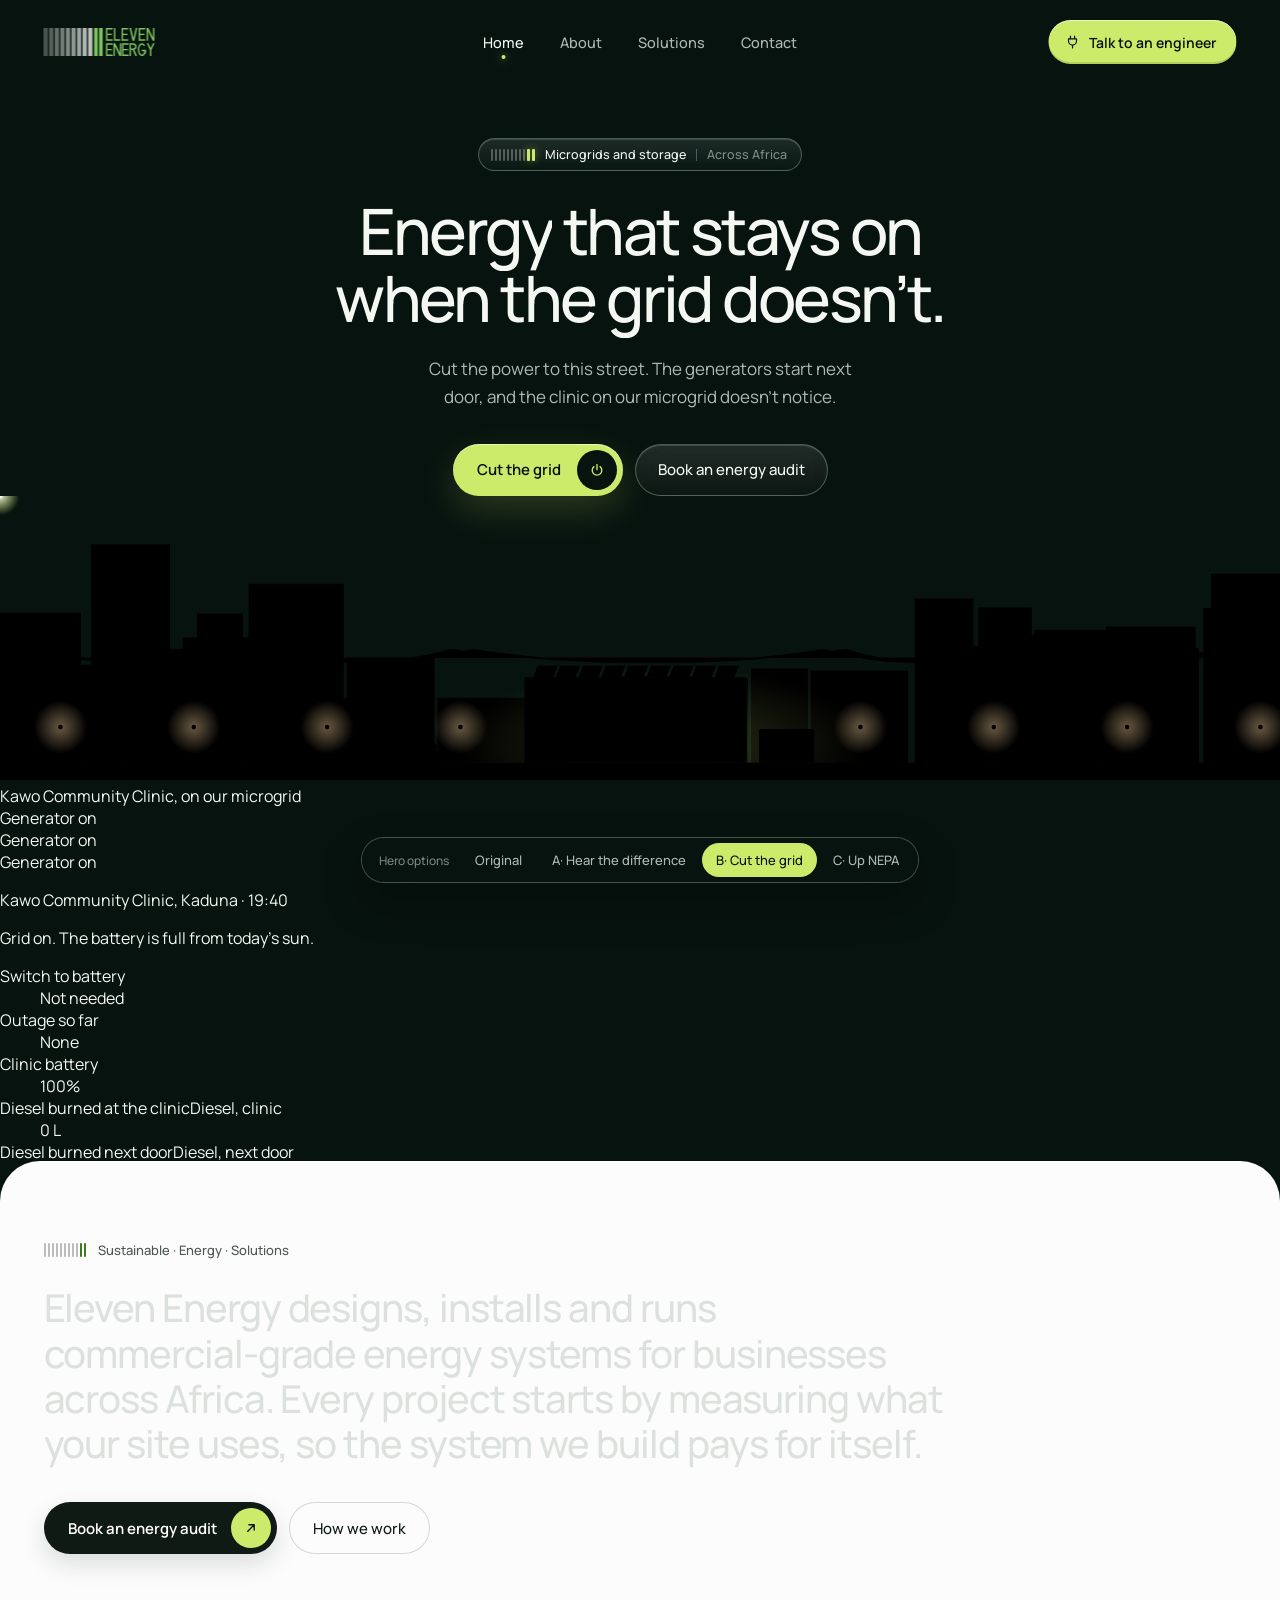
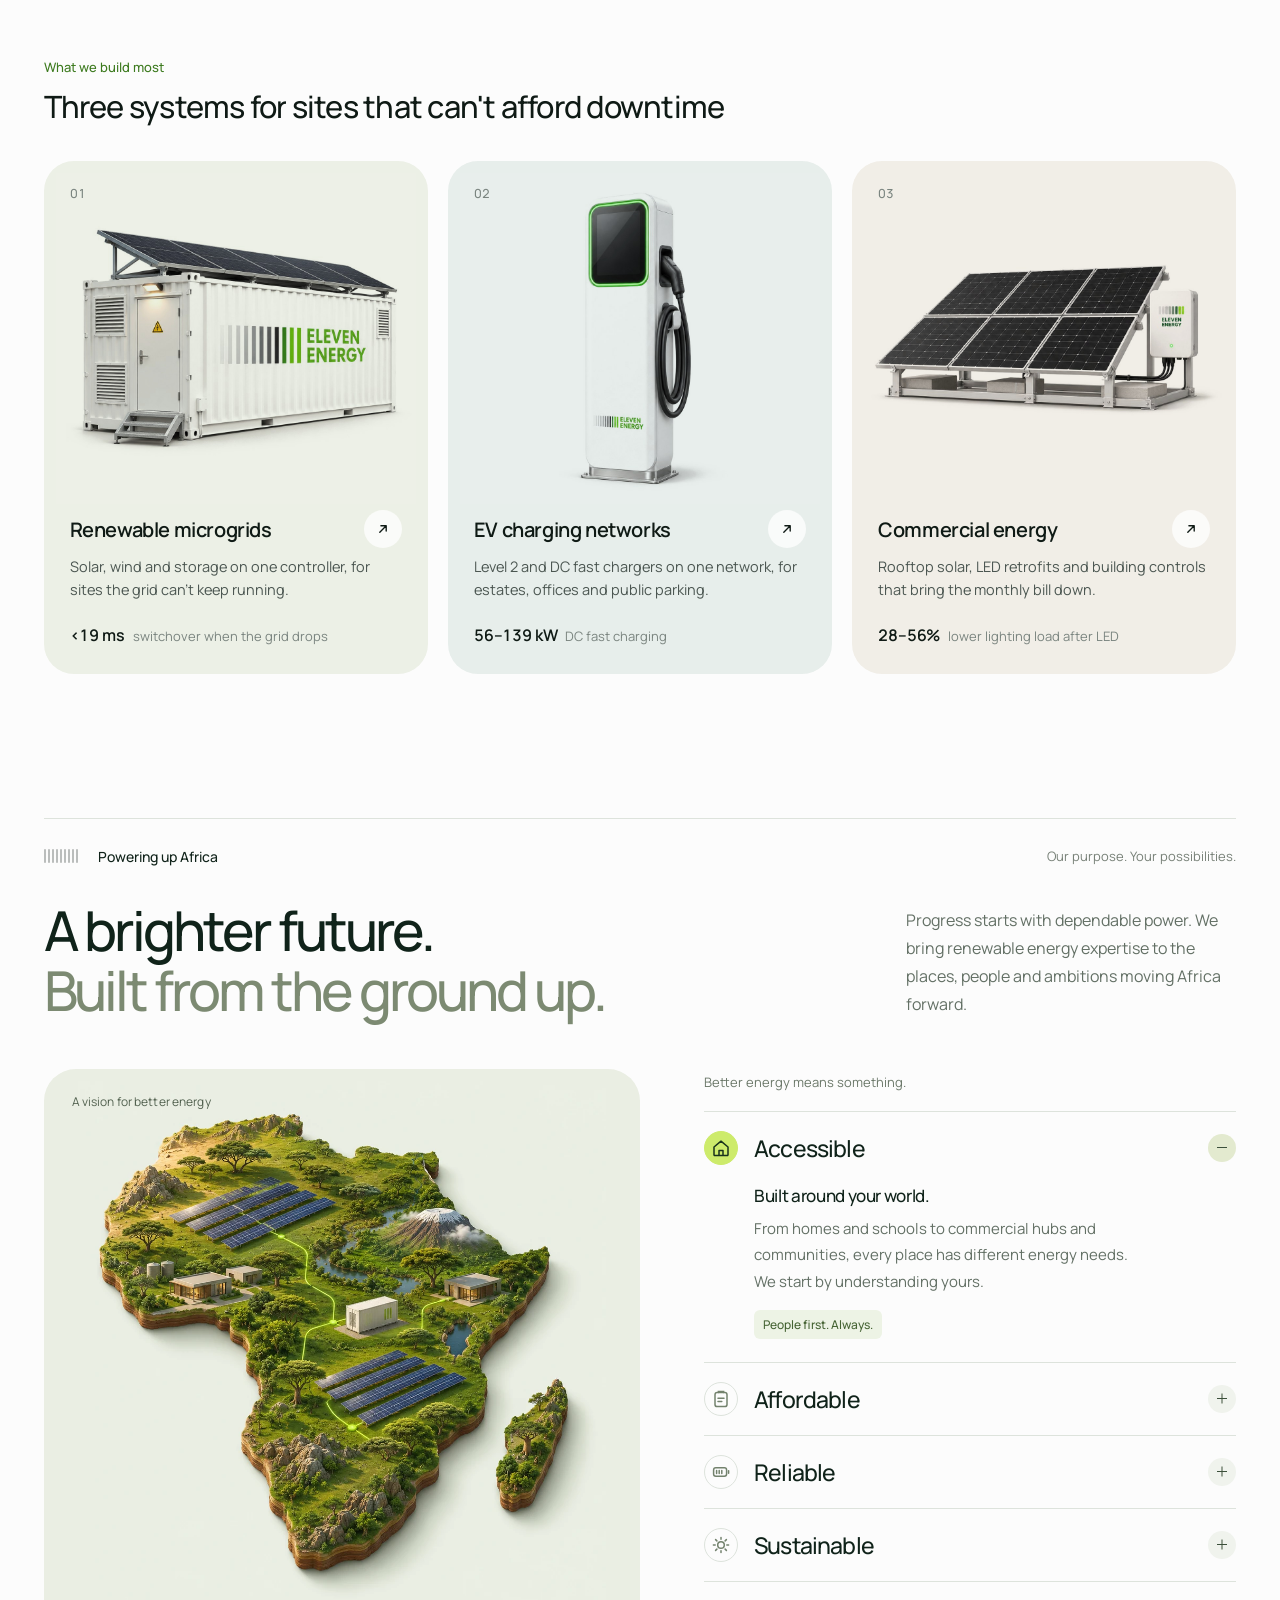
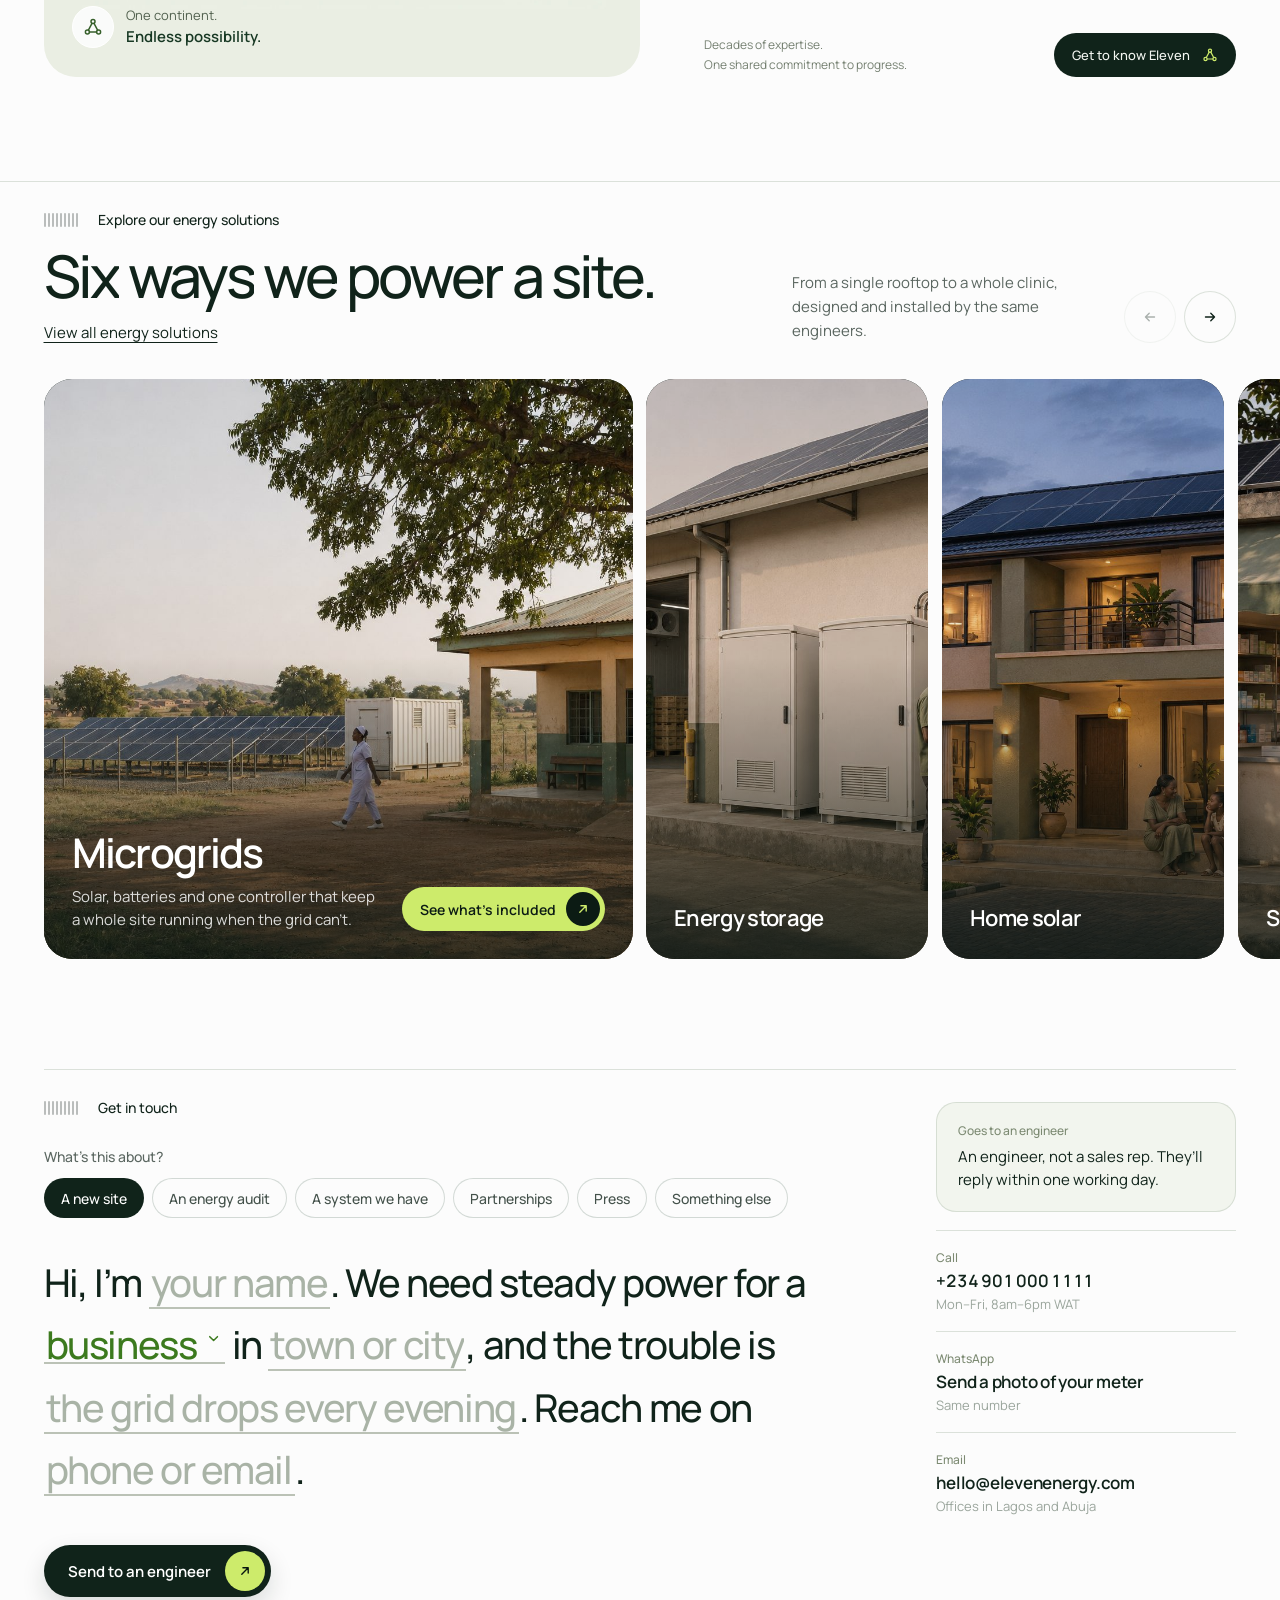
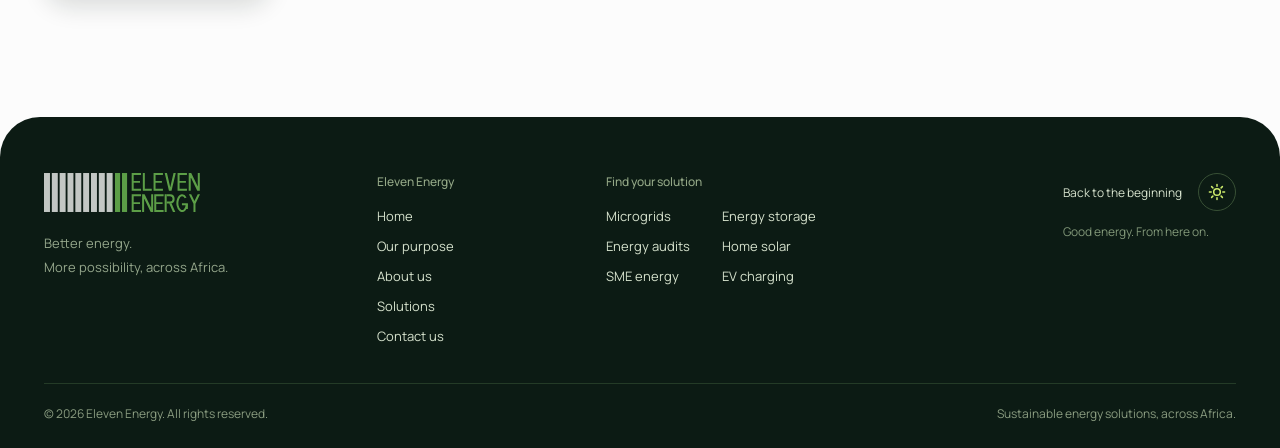
<file: hero-b.html>
<!doctype html>
<html lang="en">
<head>
  <meta charset="utf-8">
  <meta name="viewport" content="width=device-width, initial-scale=1">
  <title>Hero B · Cut the grid · Eleven Energy</title>
  <meta name="description" content="Microgrids, battery storage, solar and EV charging for businesses and communities across Africa.">
  <link rel="icon" href="assets/favicon.svg" type="image/svg+xml">
  <link rel="preconnect" href="https://fonts.googleapis.com">
  <link rel="preconnect" href="https://fonts.gstatic.com" crossorigin>
  <link href="https://fonts.googleapis.com/css2?family=Manrope:wght@400;500;600;700&display=swap" rel="stylesheet">
  <link rel="stylesheet" href="styles.css">
  <link rel="stylesheet" href="hero-variants.css">
  <meta name="robots" content="noindex">
</head>
<body>

  <!-- Icons: one stroke family on a 20px grid -->
  <svg width="0" height="0" style="position:absolute" aria-hidden="true">
    <defs>
      <symbol id="i-sun" viewBox="0 0 20 20"><circle cx="10" cy="10" r="3.3" fill="none" stroke="currentColor" stroke-width="1.5"/><path d="M10 2.4v1.8M10 15.8v1.8M2.4 10h1.8M15.8 10h1.8M4.6 4.6l1.3 1.3M14.1 14.1l1.3 1.3M4.6 15.4l1.3-1.3M14.1 5.9l1.3-1.3" fill="none" stroke="currentColor" stroke-width="1.5" stroke-linecap="round"/></symbol>
      <symbol id="i-battery" viewBox="0 0 20 20"><rect x="2.6" y="5.8" width="13" height="8.4" rx="2.2" fill="none" stroke="currentColor" stroke-width="1.5"/><path d="M17.6 8.7v2.6M5.6 8.6v2.8M8.2 8.6v2.8M10.8 8.6v2.8" stroke="currentColor" stroke-width="1.5" stroke-linecap="round"/></symbol>
      <symbol id="i-home" viewBox="0 0 20 20"><path d="M3 9 10 3.2 17 9v7.8a.8.8 0 0 1-.8.8H3.8a.8.8 0 0 1-.8-.8V9Z M8 17.6v-5h4v5" fill="none" stroke="currentColor" stroke-width="1.5" stroke-linejoin="round"/></symbol>
      <symbol id="i-plug" viewBox="0 0 20 20"><path d="M7.4 2.6v3.6M12.6 2.6v3.6M5 6.2h10v2.6a5 5 0 0 1-10 0V6.2ZM10 13.8v3.6" fill="none" stroke="currentColor" stroke-width="1.5" stroke-linecap="round" stroke-linejoin="round"/></symbol>
      <symbol id="i-grid" viewBox="0 0 20 20"><circle cx="10" cy="4.6" r="2" fill="none" stroke="currentColor" stroke-width="1.5"/><circle cx="4.4" cy="15" r="2" fill="none" stroke="currentColor" stroke-width="1.5"/><circle cx="15.6" cy="15" r="2" fill="none" stroke="currentColor" stroke-width="1.5"/><path d="M9 6.4 5.4 13.2M11 6.4l3.6 6.8M6.4 15h7.2" fill="none" stroke="currentColor" stroke-width="1.5" stroke-linecap="round"/></symbol>
      <symbol id="i-building" viewBox="0 0 20 20"><path d="M3.4 17.4V5.2l6.4-2.6v14.8M9.8 7.4h6.8v10M2.2 17.4h15.6M6 7.6v.01M6 10.4v.01M6 13.2v.01M13 10.4v.01M13 13.2v.01" fill="none" stroke="currentColor" stroke-width="1.5" stroke-linecap="round" stroke-linejoin="round"/></symbol>
      <symbol id="i-clipboard" viewBox="0 0 20 20"><rect x="4" y="3.6" width="12" height="14" rx="2.2" fill="none" stroke="currentColor" stroke-width="1.5"/><path d="M7.4 3.6V2.4h5.2v1.2M7 9.2h6M7 12.4h3.8" fill="none" stroke="currentColor" stroke-width="1.5" stroke-linecap="round"/></symbol>
      <symbol id="i-store" viewBox="0 0 20 20"><path d="M3 7.6 4.4 3h11.2L17 7.6M3 7.6h14M3 7.6a2.3 2.3 0 0 0 4.66 0 2.33 2.33 0 0 0 4.67 0A2.33 2.33 0 0 0 17 7.6M4.2 10v7.4h11.6V10M8.2 17.4v-4h3.6v4" fill="none" stroke="currentColor" stroke-width="1.5" stroke-linecap="round" stroke-linejoin="round"/></symbol>
      <symbol id="i-arrow" viewBox="0 0 20 20"><path d="M6 14 14 6M7.4 6H14v6.6" fill="none" stroke="currentColor" stroke-width="1.7" stroke-linecap="round" stroke-linejoin="round"/></symbol>
      <symbol id="i-chevron" viewBox="0 0 20 20"><path d="m6 8 4 4 4-4" fill="none" stroke="currentColor" stroke-width="1.6" stroke-linecap="round" stroke-linejoin="round"/></symbol>
      <symbol id="i-close" viewBox="0 0 20 20"><path d="m5.5 5.5 9 9M14.5 5.5l-9 9" fill="none" stroke="currentColor" stroke-width="1.6" stroke-linecap="round"/></symbol>
      <symbol id="i-menu" viewBox="0 0 20 20"><path d="M4 7.5h12M4 12.5h8" fill="none" stroke="currentColor" stroke-width="1.6" stroke-linecap="round"/></symbol>
      <symbol id="i-phone" viewBox="0 0 20 20"><path d="M6.2 2.8H4.4a1.4 1.4 0 0 0-1.4 1.5c.6 7 5.7 12.1 12.7 12.7a1.4 1.4 0 0 0 1.5-1.4v-1.8a1 1 0 0 0-.7-1l-2.6-.9a1 1 0 0 0-1.1.3l-1 1.2a10 10 0 0 1-4.6-4.6l1.2-1a1 1 0 0 0 .3-1.1l-.9-2.6a1 1 0 0 0-1-.7Z" fill="none" stroke="currentColor" stroke-width="1.5" stroke-linejoin="round"/></symbol>
      <symbol id="i-chat" viewBox="0 0 20 20"><path d="M10 3.2a6.8 6.8 0 0 0-5.9 10.2L3.2 16.8l3.5-.9A6.8 6.8 0 1 0 10 3.2Z" fill="none" stroke="currentColor" stroke-width="1.5" stroke-linejoin="round"/><path d="M7.6 8.4c.3 1.6 1.9 3.3 3.8 3.9" fill="none" stroke="currentColor" stroke-width="1.5" stroke-linecap="round"/></symbol>
      <symbol id="i-mail" viewBox="0 0 20 20"><rect x="2.8" y="4.4" width="14.4" height="11.2" rx="2.2" fill="none" stroke="currentColor" stroke-width="1.5"/><path d="m3.6 5.6 6.4 5 6.4-5" fill="none" stroke="currentColor" stroke-width="1.5" stroke-linecap="round" stroke-linejoin="round"/></symbol>
      <symbol id="i-check" viewBox="0 0 20 20"><path d="m4.6 10.4 3.4 3.4 7.4-7.6" fill="none" stroke="currentColor" stroke-width="1.7" stroke-linecap="round" stroke-linejoin="round"/></symbol>
      <symbol id="i-play" viewBox="0 0 20 20"><path d="M7.2 5.3v9.4a.7.7 0 0 0 1.07.6l7.3-4.7a.7.7 0 0 0 0-1.2L8.27 4.7a.7.7 0 0 0-1.07.6Z" fill="currentColor"/></symbol>
      <symbol id="i-pause" viewBox="0 0 20 20"><rect x="5.6" y="4.8" width="3" height="10.4" rx="1.1" fill="currentColor"/><rect x="11.4" y="4.8" width="3" height="10.4" rx="1.1" fill="currentColor"/></symbol>
      <symbol id="i-power" viewBox="0 0 20 20"><path d="M10 3.2v6.4" fill="none" stroke="currentColor" stroke-width="1.7" stroke-linecap="round"/><path d="M6.2 5.8a6 6 0 1 0 7.6 0" fill="none" stroke="currentColor" stroke-width="1.7" stroke-linecap="round"/></symbol>
      <symbol id="i-sound" viewBox="0 0 20 20"><path d="M3.5 7.6h2.6L10 4.4v11.2L6.1 12.4H3.5z" fill="none" stroke="currentColor" stroke-width="1.6" stroke-linejoin="round"/><path d="M13 7.3a3.8 3.8 0 0 1 0 5.4M15.3 5.2a6.8 6.8 0 0 1 0 9.6" fill="none" stroke="currentColor" stroke-width="1.6" stroke-linecap="round"/></symbol>
      <symbol id="i-mute" viewBox="0 0 20 20"><path d="M3.5 7.6h2.6L10 4.4v11.2L6.1 12.4H3.5z" fill="none" stroke="currentColor" stroke-width="1.6" stroke-linejoin="round"/><path d="m13 7.8 4.4 4.4m0-4.4L13 12.2" fill="none" stroke="currentColor" stroke-width="1.6" stroke-linecap="round"/></symbol>
      <symbol id="i-drag" viewBox="0 0 20 20"><path d="M7.5 6 3.5 10l4 4M12.5 6l4 4-4 4" fill="none" stroke="currentColor" stroke-width="1.8" stroke-linecap="round" stroke-linejoin="round"/></symbol>
    </defs>
  </svg>

  <!-- ── Navigation ── -->
  <header class="nav" id="nav">
    <div class="bar" id="bar">
      <a class="brand" href="#hero" aria-label="Eleven Energy home"><svg class="logo-mark" viewBox="0 0 183.25 46.20" aria-hidden="true" focusable="false">
    <rect x="0.00" y="0" width="7.0" height="46.20" fill="#E2EAE4" fill-opacity="0.30"/>
    <rect x="9.20" y="0" width="7.0" height="46.20" fill="#E2EAE4" fill-opacity="0.36"/>
    <rect x="18.40" y="0" width="7.0" height="46.20" fill="#E2EAE4" fill-opacity="0.43"/>
    <rect x="27.60" y="0" width="7.0" height="46.20" fill="#E2EAE4" fill-opacity="0.49"/>
    <rect x="36.80" y="0" width="7.0" height="46.20" fill="#E2EAE4" fill-opacity="0.56"/>
    <rect x="46.00" y="0" width="7.0" height="46.20" fill="#E2EAE4" fill-opacity="0.62"/>
    <rect x="55.20" y="0" width="7.0" height="46.20" fill="#E2EAE4" fill-opacity="0.69"/>
    <rect x="64.40" y="0" width="7.0" height="46.20" fill="#E2EAE4" fill-opacity="0.76"/>
    <rect x="73.60" y="0" width="7.0" height="46.20" fill="#E2EAE4" fill-opacity="0.82"/>
    <rect x="83.40" y="0" width="6.0" height="46.20" fill="#7CC35E"/>
    <rect x="91.60" y="0" width="6.0" height="46.20" fill="#7CC35E"/>
    <path fill="#7CC35E" d="M103.00,0.00h2.35v21.00h-2.35zM103.00,0.00h11.00v2.35h-11.00zM103.00,9.32h9.80v2.35h-9.80zM103.00,18.65h11.00v2.35h-11.00zM116.10,0.00h2.35v21.00h-2.35zM116.10,18.65h10.50v2.35h-10.50zM128.70,0.00h2.35v21.00h-2.35zM128.70,0.00h11.00v2.35h-11.00zM128.70,9.32h9.80v2.35h-9.80zM128.70,18.65h11.00v2.35h-11.00zM141.80,0.00 L144.45,0.00 L148.30,16.80 L152.15,0.00 L154.80,0.00 L149.82,21.00 L146.77,21.00zM156.90,0.00h2.35v21.00h-2.35zM156.90,0.00h11.00v2.35h-11.00zM156.90,9.32h9.80v2.35h-9.80zM156.90,18.65h11.00v2.35h-11.00zM170.00,0.00h2.35v21.00h-2.35zM180.65,0.00h2.35v21.00h-2.35zM170.00,0.00 L172.95,0.00 L183.00,21.00 L180.05,21.00zM103.00,25.20h2.35v21.00h-2.35zM103.00,25.20h11.00v2.35h-11.00zM103.00,34.53h9.80v2.35h-9.80zM103.00,43.85h11.00v2.35h-11.00zM115.25,25.20h2.35v21.00h-2.35zM125.90,25.20h2.35v21.00h-2.35zM115.25,25.20 L118.20,25.20 L128.25,46.20 L125.30,46.20zM129.50,25.20h2.35v21.00h-2.35zM129.50,25.20h11.00v2.35h-11.00zM129.50,34.53h9.80v2.35h-9.80zM129.50,43.85h11.00v2.35h-11.00zM141.75,25.20h2.35v21.00h-2.35zM147.00,35.92 L149.75,35.92 L154.25,46.20 L151.50,46.20zM166.65,35.90h2.35v6.71h-2.35zM162.05,35.90h6.95v2.35h-6.95zM170.25,25.20 L172.90,25.20 L176.75,33.10 L180.60,25.20 L183.25,25.20 L177.93,36.30 L177.93,46.20 L175.57,46.20 L175.57,36.30z"/>
    <path fill="none" stroke="#7CC35E" stroke-width="2.35" stroke-linejoin="miter" d="M144.10,26.38 H148.19 A4.29,4.29 0 0 1 148.19,34.95 H144.10 M166.39,29.46 A5.58,9.32 0 1 0 167.82,36.70"/>
  </svg></a>

      <nav class="links" id="dock" aria-label="Primary">
        <span class="lens" id="lens" aria-hidden="true"></span>
        <a href="#hero" class="dock-link is-active" aria-current="page">Home</a>
        <a href="about.html" class="dock-link">About</a>
        <a href="solutions.html" class="dock-link">Solutions</a>
        <button class="dock-link" type="button" data-open-modal="contact">Contact</button>
      </nav>

      <div class="nav-end">
        <button class="plug-btn" type="button" data-open-modal="contact"><span class="plug-ico"><svg class="ico ico-16"><use href="#i-plug"/></svg></span><span class="plug-label">Talk to an engineer</span></button>
        <button class="burger" type="button" id="burger" aria-label="Open menu" aria-expanded="false"><svg class="ico"><use href="#i-menu"/></svg></button>
      </div>
    </div>
  </header>

  <section class="hero hv hv-b" id="hero" aria-label="Eleven Energy">
    <div class="hvb-sky" aria-hidden="true"></div>
    <div class="hv-copy">
      <p class="tag reveal" style="--d:0">
        <span class="tag-mark" aria-hidden="true"><i></i><i></i><i></i><i></i><i></i><i></i><i></i><i></i><i></i><i></i><i></i></span>
        <span>Microgrids and storage</span>
        <span class="tag-sep" aria-hidden="true"></span>
        <span class="tag-soft">Across Africa</span>
      </p>
      <h1 class="hv-title" id="headline"><span class="hl-line">Energy that stays on</span><span class="hl-line">when the grid doesn’t.</span></h1>
      <p class="lede reveal" style="--d:2">Cut the power to this street. The generators start next door, and the clinic on our microgrid doesn’t notice.</p>
      <div class="cta-row reveal" style="--d:3">
        <button class="btn-volt hvb-switch" type="button" aria-pressed="false"><span class="hvb-label">Cut the grid</span><span class="btn-volt-dot"><svg class="ico ico-16" aria-hidden="true"><use href="#i-power"/></svg></span></button>
        <button class="btn-quiet" type="button" data-open-modal="audit">Book an energy audit</button>
      </div>
    </div>
    <div class="hvb-street" aria-hidden="true">
      <svg class="hvb-svg" viewBox="0 0 1440 320" preserveAspectRatio="xMidYMax slice"></svg>
    </div>
    <span class="hvb-pin" aria-hidden="true"><b></b>Kawo Community Clinic, on our microgrid</span>
    <span class="hvb-gen" aria-hidden="true"><b></b>Generator on</span>
    <span class="hvb-gen" aria-hidden="true"><b></b>Generator on</span>
    <span class="hvb-gen" aria-hidden="true"><b></b>Generator on</span>
    <aside class="hvb-card reveal" style="--d:4" aria-label="Kawo Community Clinic, Kaduna">
      <p class="hvb-place"><span class="hvb-dot" aria-hidden="true"></span>Kawo Community Clinic, Kaduna · 19:40</p>
      <p class="hvb-state" aria-live="polite">Grid on. The battery is full from today’s sun.</p>
      <dl class="hvb-stats">
        <div><dt>Switch to battery</dt><dd data-k="sw">Not needed</dd></div>
        <div><dt>Outage so far</dt><dd data-k="time">None</dd></div>
        <div><dt>Clinic battery</dt><dd data-k="bat">100%</dd></div>
        <div><dt><span class="hvb-long">Diesel burned at the clinic</span><span class="hvb-short">Diesel, clinic</span></dt><dd data-k="here" class="is-good">0 L</dd></div>
        <div><dt><span class="hvb-long">Diesel burned next door</span><span class="hvb-short">Diesel, next door</span></dt><dd data-k="next">0.0 L</dd></div>
      </dl>
    </aside>
  </section>

  <!-- ── About ── -->
  <section class="about" id="about" aria-labelledby="aboutTitle">
    <div class="about-intro">
      <p class="about-mark rise"><span class="about-bars" aria-hidden="true"><i></i><i></i><i></i><i></i><i></i><i></i><i></i><i></i><i></i><i></i><i></i></span>Sustainable · Energy · Solutions</p>
      <div class="about-copy">
        <h2 id="aboutTitle" class="scrub">Eleven Energy designs, installs and runs commercial‑grade energy systems for businesses across Africa. <span>Every project starts by measuring what your site uses, so the system we build pays for itself.</span></h2>
        <div class="about-actions rise" style="--d:1">
          <button class="btn-ink" type="button" data-open-modal="audit">Book an energy audit<span class="btn-ink-dot"><svg class="ico ico-16"><use href="#i-arrow"/></svg></span></button>
          <button class="btn-line" type="button" data-open-drawer="about">How we work</button>
        </div>
      </div>
    </div>

    <div class="build">
      <div class="build-head">
        <p class="kicker rise">What we build most</p>
        <h3 class="build-title words">Three systems for sites that can't afford downtime</h3>
      </div>
      <div class="tiles">
        <article class="tile rise" style="--d:0;--tint:#ECF0E6">
          <div class="tile-stage">
            <span class="tile-num">01</span>
            <div class="tile-art"><img class="tile-img" src="assets/render-microgrid.jpg" alt="An Eleven Energy storage container with a solar canopy on its roof" loading="lazy"><span class="tile-node" style="--x:51.9%;--y:28.7%;--n:0"><i></i><em>48 kWp solar canopy</em></span><span class="tile-node" style="--x:47.1%;--y:70.8%;--n:1"><i></i><em>1 MWh LFP storage</em></span></div>
          </div>
          <div class="tile-body">
            <div class="tile-head">
              <h4>Renewable microgrids</h4>
              <button class="tile-go" type="button" data-open-drawer="microgrids" aria-label="How a microgrid works"><svg class="ico ico-16"><use href="#i-arrow"/></svg></button>
            </div>
            <p>Solar, wind and storage on one controller, for sites the grid can't keep running.</p>
            <p class="tile-fig"><b>&lt;<span class="cu" data-to="20">20</span> ms</b>switchover when the grid drops</p>
          </div>
        </article>
        <article class="tile rise" style="--d:1;--tint:#E7EEEB">
          <div class="tile-stage">
            <span class="tile-num">02</span>
            <div class="tile-art"><img class="tile-img" src="assets/render-ev.jpg" alt="An Eleven Energy DC fast charging pedestal" loading="lazy"><span class="tile-node" style="--x:50.4%;--y:23.5%;--n:0"><i></i><em>Tap-to-charge screen</em></span><span class="tile-node" style="--x:58.3%;--y:50.7%;--n:1"><i></i><em>CCS2 cable, 5 m</em></span></div>
          </div>
          <div class="tile-body">
            <div class="tile-head">
              <h4>EV charging networks</h4>
              <button class="tile-go" type="button" data-open-drawer="ev" aria-label="Plan a charging site"><svg class="ico ico-16"><use href="#i-arrow"/></svg></button>
            </div>
            <p>Level 2 and DC fast chargers on one network, for estates, offices and public parking.</p>
            <p class="tile-fig"><b><span class="cu" data-to="60">60</span>–<span class="cu" data-to="150">150</span> kW</b>DC fast charging</p>
          </div>
        </article>
        <article class="tile rise" style="--d:2;--tint:#F1EEE7">
          <div class="tile-stage">
            <span class="tile-num">03</span>
            <div class="tile-art"><img class="tile-img" src="assets/render-commercial.jpg" alt="A rooftop solar array on an aluminium mounting frame" loading="lazy"><span class="tile-node" style="--x:34.6%;--y:38.1%;--n:0"><i></i><em>Bifacial 580 W modules</em></span><span class="tile-node" style="--x:56.1%;--y:66.4%;--n:1"><i></i><em>Ballasted roof frame</em></span></div>
          </div>
          <div class="tile-body">
            <div class="tile-head">
              <h4>Commercial energy</h4>
              <button class="tile-go" type="button" data-open-drawer="commercial" aria-label="See what a retrofit saves"><svg class="ico ico-16"><use href="#i-arrow"/></svg></button>
            </div>
            <p>Rooftop solar, LED retrofits and building controls that bring the monthly bill down.</p>
            <p class="tile-fig"><b><span class="cu" data-to="30">30</span>–<span class="cu" data-to="60">60</span>%</b>lower lighting load after LED</p>
          </div>
        </article>
      </div>
    </div>
  </section>

  <!-- ── Our commitment ── -->
  <section class="purpose" id="commitment" aria-labelledby="purposeTitle">
    <div class="purpose-wrap">
      <div class="purpose-top">
        <p class="purpose-eyebrow"><span class="about-bars" aria-hidden="true"><i></i><i></i><i></i><i></i><i></i><i></i><i></i><i></i><i></i><i></i><i></i></span>Powering up Africa</p>
        <span class="purpose-note">Our purpose. Your possibilities.</span>
      </div>
      <div class="purpose-intro">
        <h2 id="purposeTitle">A brighter future.<span>Built from the ground up.</span></h2>
        <p>Progress starts with dependable power. We bring renewable energy expertise to the places, people and ambitions moving Africa forward.</p>
      </div>
      <div class="purpose-grid">
        <figure class="purpose-visual">
          <div class="purpose-orbit" aria-hidden="true"></div>
          <img src="assets/africa-energy.webp" alt="A sculptural landscape shaped like Africa, bringing together solar energy, battery storage, homes and green spaces." width="1000" height="1000" loading="lazy" decoding="async">
          <figcaption><span class="purpose-visual-mark" aria-hidden="true"><svg class="ico"><use href="#i-grid"/></svg></span><span>One continent.<br><strong>Endless possibility.</strong></span></figcaption>
          <span class="purpose-visual-label">A vision for better energy</span>
        </figure>
        <div class="purpose-explore">
          <p class="purpose-explore-label">Better energy means something.</p>
          <div class="purpose-principles">
            <details class="purpose-principle" name="energy-principle" open>
              <summary><span class="purpose-icon"><svg class="ico" aria-hidden="true"><use href="#i-home"/></svg></span><span>Accessible</span><span class="purpose-toggle" aria-hidden="true"></span></summary>
              <div class="purpose-answer"><h3>Built around your world.</h3><p>From homes and schools to commercial hubs and communities, every place has different energy needs. We start by understanding yours.</p><span class="purpose-tag">People first. Always.</span></div>
            </details>
            <details class="purpose-principle" name="energy-principle">
              <summary><span class="purpose-icon"><svg class="ico" aria-hidden="true"><use href="#i-clipboard"/></svg></span><span>Affordable</span><span class="purpose-toggle" aria-hidden="true"></span></summary>
              <div class="purpose-answer"><h3>Good energy. Sound economics.</h3><p>Your real energy use shapes the design. We measure your loads and running costs to build a system that makes financial sense for your site.</p><span class="purpose-tag">A smarter use of your energy budget.</span></div>
            </details>
            <details class="purpose-principle" name="energy-principle">
              <summary><span class="purpose-icon"><svg class="ico" aria-hidden="true"><use href="#i-battery"/></svg></span><span>Reliable</span><span class="purpose-toggle" aria-hidden="true"></span></summary>
              <div class="purpose-answer"><h3>Keep your plans moving.</h3><p>Solar, storage and intelligent controls work together to keep the things that matter running. Our team designs around the demands of your day.</p><span class="purpose-tag">Less interruption. More possibility.</span></div>
            </details>
            <details class="purpose-principle" name="energy-principle">
              <summary><span class="purpose-icon"><svg class="ico" aria-hidden="true"><use href="#i-sun"/></svg></span><span>Sustainable</span><span class="purpose-toggle" aria-hidden="true"></span></summary>
              <div class="purpose-answer"><h3>Power today. Think beyond it.</h3><p>Make more of Africa's renewable resources, reduce dependence on diesel and build for the long term. Cleaner energy belongs in everyday life.</p><span class="purpose-tag">A lighter footprint. A lasting difference.</span></div>
            </details>
          </div>
          <div class="purpose-explore-foot"><p>Decades of expertise.<br>One shared commitment to progress.</p><a href="about.html" class="purpose-about">Get to know Eleven<svg class="ico ico-16" aria-hidden="true"><use href="#i-grid"/></svg></a></div>
        </div>
      </div>
    </div>
  </section>
  <section class="sol" id="solutions" aria-labelledby="solTitle">
    <div class="fs-head">
      <div>
        <p class="purpose-eyebrow"><span class="about-bars" aria-hidden="true"><i></i><i></i><i></i><i></i><i></i><i></i><i></i><i></i><i></i><i></i><i></i></span>Explore our energy solutions</p>
        <h2 id="solTitle" class="words">Six ways we power a site.</h2>
        <a class="fs-all" href="solutions.html">View all energy solutions</a>
      </div>
      <div class="fs-side">
        <p class="rise" style="--d:1">From a single rooftop to a whole clinic, designed and installed by the same engineers.</p>
        <div class="fs-arrows">
          <button class="fs-step" type="button" data-step="-1" aria-label="Previous solution"><svg class="ico ico-16" aria-hidden="true"><use href="#i-arrow"/></svg></button>
          <button class="fs-step" type="button" data-step="1" aria-label="Next solution"><svg class="ico ico-16" aria-hidden="true"><use href="#i-arrow"/></svg></button>
        </div>
      </div>
    </div>
    <div class="fs-track" tabindex="0" aria-label="Energy solutions, drag or use the arrows">
      <div class="fs-rail">
          <article class="fs-slide is-active" data-fs="0" aria-roledescription="slide" aria-label="1 of 6: Microgrids">
            <div class="fs-media"><img src="assets/sol-microgrids.jpg" alt="A rural clinic in northern Nigeria with a ground-mounted solar array and battery container" style="object-position:50% 60%"></div>
            <button class="fs-open" type="button" data-fs-open="0" aria-label="Show Microgrids"></button>
            <div class="fs-copy">
              <div class="fs-text">
                <h3>Microgrids</h3>
                <div class="fs-more"><p class="fs-line">Solar, batteries and one controller that keep a whole site running when the grid can’t.</p></div>
              </div>
              <button class="fs-cta" type="button" data-open-drawer="microgrids" aria-haspopup="dialog">See what’s included<span><svg class="ico ico-16" aria-hidden="true"><use href="#i-arrow"/></svg></span></button>
            </div>
          </article>
          <article class="fs-slide" data-fs="1" aria-roledescription="slide" aria-label="2 of 6: Energy storage">
            <div class="fs-media"><img src="assets/sol-storage.jpg" alt="A technician checking battery cabinets beside a cold-storage warehouse in Lagos" style="object-position:55% 55%"></div>
            <button class="fs-open" type="button" data-fs-open="1" aria-label="Show Energy storage"></button>
            <div class="fs-copy">
              <div class="fs-text">
                <h3>Energy storage</h3>
                <div class="fs-more"><p class="fs-line">Battery cabinets that carry a site through outages and the evening peak, so the generator stays off.</p></div>
              </div>
              <button class="fs-cta" type="button" data-open-drawer="storage" aria-haspopup="dialog">See what’s included<span><svg class="ico ico-16" aria-hidden="true"><use href="#i-arrow"/></svg></span></button>
            </div>
          </article>
          <article class="fs-slide" data-fs="2" aria-roledescription="slide" aria-label="3 of 6: Home solar">
            <div class="fs-media"><img src="assets/sol-home.jpg" alt="A family home in Lekki with rooftop solar at dusk, lights on inside" style="object-position:50% 55%" loading="lazy"></div>
            <button class="fs-open" type="button" data-fs-open="2" aria-label="Show Home solar"></button>
            <div class="fs-copy">
              <div class="fs-text">
                <h3>Home solar</h3>
                <div class="fs-more"><p class="fs-line">Rooftop solar and a battery sized from the appliances you actually run after dark.</p></div>
              </div>
              <button class="fs-cta" type="button" data-open-drawer="home" aria-haspopup="dialog">See what’s included<span><svg class="ico ico-16" aria-hidden="true"><use href="#i-arrow"/></svg></span></button>
            </div>
          </article>
          <article class="fs-slide" data-fs="3" aria-roledescription="slide" aria-label="4 of 6: SME energy">
            <div class="fs-media"><img src="assets/sol-sme.jpg" alt="A pharmacist serving a customer in a small pharmacy powered by rooftop solar" style="object-position:50% 50%" loading="lazy"></div>
            <button class="fs-open" type="button" data-fs-open="3" aria-label="Show SME energy"></button>
            <div class="fs-copy">
              <div class="fs-text">
                <h3>SME energy</h3>
                <div class="fs-more"><p class="fs-line">Solar and storage that keep fridges, tills and lights on through every trading hour.</p></div>
              </div>
              <button class="fs-cta" type="button" data-open-drawer="sme" aria-haspopup="dialog">See what’s included<span><svg class="ico ico-16" aria-hidden="true"><use href="#i-arrow"/></svg></span></button>
            </div>
          </article>
          <article class="fs-slide" data-fs="4" aria-roledescription="slide" aria-label="5 of 6: EV charging">
            <div class="fs-media"><img src="assets/sol-ev.jpg" alt="An electric car charging under a solar carport in an Abuja estate" style="object-position:50% 55%;--fx:16%" loading="lazy"></div>
            <button class="fs-open" type="button" data-fs-open="4" aria-label="Show EV charging"></button>
            <div class="fs-copy">
              <div class="fs-text">
                <h3>EV charging</h3>
                <div class="fs-more"><p class="fs-line">Level 2 and DC fast chargers on one managed network, charging from your own solar where it can.</p></div>
              </div>
              <button class="fs-cta" type="button" data-open-drawer="ev" aria-haspopup="dialog">See what’s included<span><svg class="ico ico-16" aria-hidden="true"><use href="#i-arrow"/></svg></span></button>
            </div>
          </article>
          <article class="fs-slide" data-fs="5" aria-roledescription="slide" aria-label="6 of 6: Energy audits">
            <div class="fs-media"><img src="assets/sol-audits.jpg" alt="An engineer clipping a current clamp inside a distribution board" style="object-position:50% 45%;--fx:4%" loading="lazy"></div>
            <button class="fs-open" type="button" data-fs-open="5" aria-label="Show Energy audits"></button>
            <div class="fs-copy">
              <div class="fs-text">
                <h3>Energy audits</h3>
                <div class="fs-more"><p class="fs-line">An engineer logs your boards for a week, then shows which system pays back and how fast.</p></div>
              </div>
              <button class="fs-cta" type="button" data-open-drawer="audits" aria-haspopup="dialog">See what’s included<span><svg class="ico ico-16" aria-hidden="true"><use href="#i-arrow"/></svg></span></button>
            </div>
          </article>
          <aside class="fs-end" aria-labelledby="fsEndTitle">
            <figure class="fs-load" aria-label="Example of a site's load over one day, peaking between 6pm and 9pm">
              <figcaption><span>Logged load, one day</span><b>Peak 6–9pm</b></figcaption>
              <div class="fs-load-bars" aria-hidden="true"><i style="--h:22%"></i><i style="--h:20%"></i><i style="--h:19%"></i><i style="--h:18%"></i><i style="--h:18%"></i><i style="--h:21%"></i><i style="--h:30%"></i><i style="--h:46%"></i><i style="--h:58%"></i><i style="--h:64%"></i><i style="--h:70%"></i><i style="--h:74%"></i><i style="--h:78%"></i><i style="--h:76%"></i><i style="--h:72%"></i><i style="--h:70%"></i><i style="--h:68%"></i><i style="--h:74%"></i><i style="--h:86%" class="pk"></i><i style="--h:95%" class="pk"></i><i style="--h:90%" class="pk"></i><i style="--h:66%"></i><i style="--h:40%"></i><i style="--h:27%"></i></div>
              <div class="fs-load-axis" aria-hidden="true"><span>00:00</span><span>12:00</span><span>24:00</span></div>
            </figure>
            <div class="fs-end-copy">
              <h3 id="fsEndTitle">Not sure which fits your site?</h3>
              <p>We log your site for a week, then tell you which of the six it needs, how big, and when it pays back.</p>
              <button class="fs-end-cta" type="button" data-open-modal="audit">Book an energy audit<span><svg class="ico ico-16" aria-hidden="true"><use href="#i-arrow"/></svg></span></button>
            </div>
          </aside>
      </div>
      <span class="fs-cursor" aria-hidden="true">Drag</span>
    </div>
  </section>

  <section class="talk talk-host" id="contact" aria-labelledby="talkTitle">
    <div class="talk-inner">
      <div class="talk-main">
        <p class="purpose-eyebrow"><span class="about-bars" aria-hidden="true"><i></i><i></i><i></i><i></i><i></i><i></i><i></i><i></i><i></i><i></i><i></i></span>Get in touch</p>
        <h2 id="talkTitle" class="visually-hidden">Get in touch with Eleven Energy</h2>
        <form class="talk-form" novalidate>
          <fieldset class="talk-topics">
            <legend>What’s this about?</legend>
            <div class="talk-pills"><label><input type="radio" name="topic" value="project" checked><span>A new site</span></label><label><input type="radio" name="topic" value="audit"><span>An energy audit</span></label><label><input type="radio" name="topic" value="support"><span>A system we have</span></label><label><input type="radio" name="topic" value="partner"><span>Partnerships</span></label><label><input type="radio" name="topic" value="press"><span>Press</span></label><label><input type="radio" name="topic" value="other"><span>Something else</span></label></div>
          </fieldset>
          <p class="talk-sentence">
            Hi, I’m <label class="blank"><span class="visually-hidden">Your name</span><input name="name" type="text" autocomplete="name" placeholder="your name" data-req></label>.
            <span class="talk-part" data-topic="project">We need steady power for a <span class="blank blank-pick" data-pick><button class="pick-btn" type="button" aria-haspopup="listbox" aria-expanded="false" aria-label="What are we powering: business"><span class="pick-val">business</span><svg class="ico ico-16" aria-hidden="true"><use href="#i-chevron"/></svg></button><span class="pick-list" role="listbox" tabindex="-1" aria-label="What are we powering" hidden><span class="pick-opt" role="option" id="pk-p_site-0" data-value="business" aria-selected="true"><span>business</span><svg class="ico ico-16" aria-hidden="true"><use href="#i-check"/></svg></span><span class="pick-opt" role="option" id="pk-p_site-1" data-value="school" aria-selected="false"><span>school</span><svg class="ico ico-16" aria-hidden="true"><use href="#i-check"/></svg></span><span class="pick-opt" role="option" id="pk-p_site-2" data-value="clinic" aria-selected="false"><span>clinic</span><svg class="ico ico-16" aria-hidden="true"><use href="#i-check"/></svg></span><span class="pick-opt" role="option" id="pk-p_site-3" data-value="home" aria-selected="false"><span>home</span><svg class="ico ico-16" aria-hidden="true"><use href="#i-check"/></svg></span><span class="pick-opt" role="option" id="pk-p_site-4" data-value="estate" aria-selected="false"><span>estate</span><svg class="ico ico-16" aria-hidden="true"><use href="#i-check"/></svg></span><span class="pick-opt" role="option" id="pk-p_site-5" data-value="community" aria-selected="false"><span>community</span><svg class="ico ico-16" aria-hidden="true"><use href="#i-check"/></svg></span></span><input type="hidden" name="p_site" value="business"></span> in <label class="blank"><span class="visually-hidden">Where is the site</span><input name="p_loc" type="text" placeholder="town or city" data-req></label>, and the trouble is <label class="blank"><span class="visually-hidden">What keeps going wrong (optional)</span><input name="p_note" type="text" placeholder="the grid drops every evening"></label>.</span>
            <span class="talk-part" data-topic="audit" hidden>I’d like an engineer to audit our <span class="blank blank-pick" data-pick><button class="pick-btn" type="button" aria-haspopup="listbox" aria-expanded="false" aria-label="What should we audit: factory"><span class="pick-val">factory</span><svg class="ico ico-16" aria-hidden="true"><use href="#i-chevron"/></svg></button><span class="pick-list" role="listbox" tabindex="-1" aria-label="What should we audit" hidden><span class="pick-opt" role="option" id="pk-a_site-0" data-value="factory" aria-selected="true"><span>factory</span><svg class="ico ico-16" aria-hidden="true"><use href="#i-check"/></svg></span><span class="pick-opt" role="option" id="pk-a_site-1" data-value="office" aria-selected="false"><span>office</span><svg class="ico ico-16" aria-hidden="true"><use href="#i-check"/></svg></span><span class="pick-opt" role="option" id="pk-a_site-2" data-value="school" aria-selected="false"><span>school</span><svg class="ico ico-16" aria-hidden="true"><use href="#i-check"/></svg></span><span class="pick-opt" role="option" id="pk-a_site-3" data-value="clinic" aria-selected="false"><span>clinic</span><svg class="ico ico-16" aria-hidden="true"><use href="#i-check"/></svg></span><span class="pick-opt" role="option" id="pk-a_site-4" data-value="hotel" aria-selected="false"><span>hotel</span><svg class="ico ico-16" aria-hidden="true"><use href="#i-check"/></svg></span><span class="pick-opt" role="option" id="pk-a_site-5" data-value="home" aria-selected="false"><span>home</span><svg class="ico ico-16" aria-hidden="true"><use href="#i-check"/></svg></span></span><input type="hidden" name="a_site" value="factory"></span> in <label class="blank"><span class="visually-hidden">Where is the site</span><input name="a_loc" type="text" placeholder="town or city" data-req></label>. The best time to visit is <label class="blank"><span class="visually-hidden">Best time to visit (optional)</span><input name="a_when" type="text" placeholder="any weekday next month"></label>.</span>
            <span class="talk-part" data-topic="support" hidden>We have an Eleven Energy system at <label class="blank"><span class="visually-hidden">Which site</span><input name="s_site" type="text" placeholder="site name or address" data-req></label>, and since <label class="blank"><span class="visually-hidden">Since when (optional)</span><input name="s_since" type="text" placeholder="Tuesday"></label> it’s been <label class="blank"><span class="visually-hidden">What is happening</span><input name="s_issue" type="text" placeholder="showing a battery fault" data-req></label>.</span>
            <span class="talk-part" data-topic="partner" hidden>I’m with <label class="blank"><span class="visually-hidden">Your organisation</span><input name="r_org" type="text" placeholder="organisation" data-req></label>, and we’d like to work with you on <label class="blank"><span class="visually-hidden">What you have in mind</span><input name="r_idea" type="text" placeholder="solar for 40 clinics" data-req></label>.</span>
            <span class="talk-part" data-topic="press" hidden>I write for <label class="blank"><span class="visually-hidden">Publication</span><input name="m_pub" type="text" placeholder="publication" data-req></label> and I’m working on <label class="blank"><span class="visually-hidden">The story</span><input name="m_story" type="text" placeholder="a story on rural solar" data-req></label>. My deadline is <label class="blank"><span class="visually-hidden">Deadline (optional)</span><input name="m_when" type="text" placeholder="Friday"></label>.</span>
            <span class="talk-part" data-topic="other" hidden>I have a question about <label class="blank"><span class="visually-hidden">Your question</span><input name="o_q" type="text" placeholder="anything at all" data-req></label>.</span>
            Reach me on <label class="blank"><span class="visually-hidden">Phone or email</span><input name="reach" type="text" autocomplete="tel" placeholder="phone or email" data-req></label>.
          </p>
          <input type="hidden" name="interest" value="">
          <div class="talk-send">
            <button class="btn-ink" type="submit"><span class="talk-submit">Send to an engineer</span><span class="btn-ink-dot"><svg class="ico ico-16" aria-hidden="true"><use href="#i-arrow"/></svg></span></button>
            <p class="talk-err" role="alert" hidden>Fill in the underlined gaps so we know who to call back.</p>
          </div>
          <div class="talk-done" hidden>
            <p class="talk-sentence talk-done-text"></p>
            <button class="talk-again" type="button">Write another message</button>
          </div>
        </form>
      </div>
      <aside class="talk-aside" aria-label="Who replies and other ways to reach us">
        <div class="talk-who">
          <span class="talk-who-team">Goes to</span>
          <p class="talk-who-text">An engineer, not a sales rep. They’ll reply within one working day.</p>
        </div>
        <ul class="talk-lines">
          <li><span>Call</span><a href="tel:+2349010001111">+234 901 000 1111</a><em>Mon–Fri, 8am–6pm WAT</em></li>
          <li><span>WhatsApp</span><a href="https://wa.me/2349010001111" target="_blank" rel="noopener">Send a photo of your meter</a><em>Same number</em></li>
          <li><span>Email</span><a href="mailto:hello@elevenenergy.com">hello@elevenenergy.com</a><em>Offices in Lagos and Abuja</em></li>
        </ul>
      </aside>
    </div>
  </section>

  <!-- ── Footer ── -->
  <div class="page-close">
    <footer class="site-footer" aria-label="Site footer">
      <div class="footer-main">
        <div class="footer-brand"><a href="#hero" aria-label="Eleven Energy home"><img src="assets/eleven-energy-logo.svg" width="183" height="46" alt="Eleven Energy" loading="lazy"></a><p>Better energy.<br>More possibility, across Africa.</p></div>
        <nav class="footer-nav" aria-label="Company"><h3>Eleven Energy</h3><a href="#hero">Home</a><a href="#commitment">Our purpose</a><a href="about.html">About us</a><a href="solutions.html">Solutions</a><button type="button" data-open-modal="contact">Contact us</button></nav>
        <nav class="footer-nav footer-solutions" aria-label="Energy solutions"><h3>Find your solution</h3><div><a href="solutions.html#microgrids">Microgrids</a><a href="solutions.html#storage">Energy storage</a><a href="solutions.html#audits">Energy audits</a><a href="solutions.html#home">Home solar</a><a href="solutions.html#sme">SME energy</a><a href="solutions.html#ev">EV charging</a></div></nav>
        <div class="footer-return"><a href="#hero"><span>Back to the beginning</span><span class="footer-return-icon" aria-hidden="true"><svg class="ico"><use href="#i-sun"/></svg></span></a><p>Good energy. From here on.</p></div>
      </div>
      <div class="footer-bottom"><p>© <span id="copyrightYear">2026</span> Eleven Energy. All rights reserved.</p><span>Sustainable energy solutions, across Africa.</span></div>
    </footer>
  </div>

  <!-- ── Mobile menu ── -->
  <div class="sheet" id="sheet" hidden>
    <div class="sheet-head">
      <span class="brand"><svg class="logo-mark" viewBox="0 0 183.25 46.20" aria-hidden="true" focusable="false">
      <rect x="0.00" y="0" width="7.0" height="46.20" fill="#E2EAE4" fill-opacity="0.30"/>
      <rect x="9.20" y="0" width="7.0" height="46.20" fill="#E2EAE4" fill-opacity="0.36"/>
      <rect x="18.40" y="0" width="7.0" height="46.20" fill="#E2EAE4" fill-opacity="0.43"/>
      <rect x="27.60" y="0" width="7.0" height="46.20" fill="#E2EAE4" fill-opacity="0.49"/>
      <rect x="36.80" y="0" width="7.0" height="46.20" fill="#E2EAE4" fill-opacity="0.56"/>
      <rect x="46.00" y="0" width="7.0" height="46.20" fill="#E2EAE4" fill-opacity="0.62"/>
      <rect x="55.20" y="0" width="7.0" height="46.20" fill="#E2EAE4" fill-opacity="0.69"/>
      <rect x="64.40" y="0" width="7.0" height="46.20" fill="#E2EAE4" fill-opacity="0.76"/>
      <rect x="73.60" y="0" width="7.0" height="46.20" fill="#E2EAE4" fill-opacity="0.82"/>
      <rect x="83.40" y="0" width="6.0" height="46.20" fill="#7CC35E"/>
      <rect x="91.60" y="0" width="6.0" height="46.20" fill="#7CC35E"/>
      <path fill="#7CC35E" d="M103.00,0.00h2.35v21.00h-2.35zM103.00,0.00h11.00v2.35h-11.00zM103.00,9.32h9.80v2.35h-9.80zM103.00,18.65h11.00v2.35h-11.00zM116.10,0.00h2.35v21.00h-2.35zM116.10,18.65h10.50v2.35h-10.50zM128.70,0.00h2.35v21.00h-2.35zM128.70,0.00h11.00v2.35h-11.00zM128.70,9.32h9.80v2.35h-9.80zM128.70,18.65h11.00v2.35h-11.00zM141.80,0.00 L144.45,0.00 L148.30,16.80 L152.15,0.00 L154.80,0.00 L149.82,21.00 L146.77,21.00zM156.90,0.00h2.35v21.00h-2.35zM156.90,0.00h11.00v2.35h-11.00zM156.90,9.32h9.80v2.35h-9.80zM156.90,18.65h11.00v2.35h-11.00zM170.00,0.00h2.35v21.00h-2.35zM180.65,0.00h2.35v21.00h-2.35zM170.00,0.00 L172.95,0.00 L183.00,21.00 L180.05,21.00zM103.00,25.20h2.35v21.00h-2.35zM103.00,25.20h11.00v2.35h-11.00zM103.00,34.53h9.80v2.35h-9.80zM103.00,43.85h11.00v2.35h-11.00zM115.25,25.20h2.35v21.00h-2.35zM125.90,25.20h2.35v21.00h-2.35zM115.25,25.20 L118.20,25.20 L128.25,46.20 L125.30,46.20zM129.50,25.20h2.35v21.00h-2.35zM129.50,25.20h11.00v2.35h-11.00zM129.50,34.53h9.80v2.35h-9.80zM129.50,43.85h11.00v2.35h-11.00zM141.75,25.20h2.35v21.00h-2.35zM147.00,35.92 L149.75,35.92 L154.25,46.20 L151.50,46.20zM166.65,35.90h2.35v6.71h-2.35zM162.05,35.90h6.95v2.35h-6.95zM170.25,25.20 L172.90,25.20 L176.75,33.10 L180.60,25.20 L183.25,25.20 L177.93,36.30 L177.93,46.20 L175.57,46.20 L175.57,36.30z"/>
      <path fill="none" stroke="#7CC35E" stroke-width="2.35" stroke-linejoin="miter" d="M144.10,26.38 H148.19 A4.29,4.29 0 0 1 148.19,34.95 H144.10 M166.39,29.46 A5.58,9.32 0 1 0 167.82,36.70"/>
    </svg></span>
      <button class="glass-btn glass-btn-icon" type="button" data-close aria-label="Close menu"><svg class="ico"><use href="#i-close"/></svg></button>
    </div>
    <nav class="sheet-nav" aria-label="Mobile">
      <a href="index.html" data-close>Home</a>
      <a href="about.html">About</a>
      <a href="solutions.html">Solutions</a>
      <button type="button" data-open-modal="contact">Contact</button>
    </nav>
    <button class="btn-volt btn-block" type="button" data-open-modal="audit">Book an energy audit<span class="btn-volt-dot"><svg class="ico ico-16"><use href="#i-arrow"/></svg></span></button>
  </div>

  <!-- ── Solution drawer ── -->
  <div class="scrim" id="scrim" hidden></div>
  <aside class="drawer" id="drawer" aria-hidden="true" aria-labelledby="drawerTitle" role="dialog" aria-modal="true">
    <div class="drawer-head">
      <span class="drawer-eyebrow" id="drawerEyebrow"></span>
      <button class="glass-btn glass-btn-icon glass-btn-sm" type="button" data-close aria-label="Close"><svg class="ico"><use href="#i-close"/></svg></button>
    </div>
    <div class="drawer-body">
      <div class="drawer-badge" id="drawerBadge"></div>
      <h2 id="drawerTitle"></h2>
      <p class="drawer-lede" id="drawerLede"></p>
      <div class="drawer-stats" id="drawerStats"></div>
      <h3>What we install</h3>
      <ul class="drawer-list" id="drawerList"></ul>
      <h3>Where it works best</h3>
      <div class="drawer-sites" id="drawerSites"></div>
    </div>
    <div class="drawer-foot">
      <button class="btn-volt btn-block" type="button" id="drawerCta"><span>Book an energy audit</span><span class="btn-volt-dot"><svg class="ico ico-16"><use href="#i-arrow"/></svg></span></button>
    </div>
  </aside>

  <!-- ── Get in touch: the same sentence form, in a modal ── -->
  <div class="tmodal" id="talkModal" role="dialog" aria-modal="true" aria-labelledby="tmTitle" aria-hidden="true">
    <div class="tm-card talk-host">
      <div class="tm-head">
        <p class="purpose-eyebrow" id="tmTitle"><span class="about-bars" aria-hidden="true"><i></i><i></i><i></i><i></i><i></i><i></i><i></i><i></i><i></i><i></i><i></i></span>Talk to an engineer</p>
        <button class="tm-close" type="button" data-close aria-label="Close"><svg class="ico" aria-hidden="true"><use href="#i-close"/></svg></button>
      </div>
      <p class="tm-about" hidden><span>Enquiry about</span><b></b></p>
        <form class="talk-form" novalidate>
          <fieldset class="talk-topics">
            <legend>What’s this about?</legend>
            <div class="talk-pills"><label><input type="radio" name="topic" value="project" checked><span>A new site</span></label><label><input type="radio" name="topic" value="audit"><span>An energy audit</span></label><label><input type="radio" name="topic" value="support"><span>A system we have</span></label><label><input type="radio" name="topic" value="partner"><span>Partnerships</span></label><label><input type="radio" name="topic" value="press"><span>Press</span></label><label><input type="radio" name="topic" value="other"><span>Something else</span></label></div>
          </fieldset>
          <p class="talk-sentence">
            Hi, I’m <label class="blank"><span class="visually-hidden">Your name</span><input name="name" type="text" autocomplete="name" placeholder="your name" data-req></label>.
            <span class="talk-part" data-topic="project">We need steady power for a <span class="blank blank-pick" data-pick><button class="pick-btn" type="button" aria-haspopup="listbox" aria-expanded="false" aria-label="What are we powering: business"><span class="pick-val">business</span><svg class="ico ico-16" aria-hidden="true"><use href="#i-chevron"/></svg></button><span class="pick-list" role="listbox" tabindex="-1" aria-label="What are we powering" hidden><span class="pick-opt" role="option" id="tm-pk-p_site-0" data-value="business" aria-selected="true"><span>business</span><svg class="ico ico-16" aria-hidden="true"><use href="#i-check"/></svg></span><span class="pick-opt" role="option" id="tm-pk-p_site-1" data-value="school" aria-selected="false"><span>school</span><svg class="ico ico-16" aria-hidden="true"><use href="#i-check"/></svg></span><span class="pick-opt" role="option" id="tm-pk-p_site-2" data-value="clinic" aria-selected="false"><span>clinic</span><svg class="ico ico-16" aria-hidden="true"><use href="#i-check"/></svg></span><span class="pick-opt" role="option" id="tm-pk-p_site-3" data-value="home" aria-selected="false"><span>home</span><svg class="ico ico-16" aria-hidden="true"><use href="#i-check"/></svg></span><span class="pick-opt" role="option" id="tm-pk-p_site-4" data-value="estate" aria-selected="false"><span>estate</span><svg class="ico ico-16" aria-hidden="true"><use href="#i-check"/></svg></span><span class="pick-opt" role="option" id="tm-pk-p_site-5" data-value="community" aria-selected="false"><span>community</span><svg class="ico ico-16" aria-hidden="true"><use href="#i-check"/></svg></span></span><input type="hidden" name="p_site" value="business"></span> in <label class="blank"><span class="visually-hidden">Where is the site</span><input name="p_loc" type="text" placeholder="town or city" data-req></label>, and the trouble is <label class="blank"><span class="visually-hidden">What keeps going wrong (optional)</span><input name="p_note" type="text" placeholder="the grid drops every evening"></label>.</span>
            <span class="talk-part" data-topic="audit" hidden>I’d like an engineer to audit our <span class="blank blank-pick" data-pick><button class="pick-btn" type="button" aria-haspopup="listbox" aria-expanded="false" aria-label="What should we audit: factory"><span class="pick-val">factory</span><svg class="ico ico-16" aria-hidden="true"><use href="#i-chevron"/></svg></button><span class="pick-list" role="listbox" tabindex="-1" aria-label="What should we audit" hidden><span class="pick-opt" role="option" id="tm-pk-a_site-0" data-value="factory" aria-selected="true"><span>factory</span><svg class="ico ico-16" aria-hidden="true"><use href="#i-check"/></svg></span><span class="pick-opt" role="option" id="tm-pk-a_site-1" data-value="office" aria-selected="false"><span>office</span><svg class="ico ico-16" aria-hidden="true"><use href="#i-check"/></svg></span><span class="pick-opt" role="option" id="tm-pk-a_site-2" data-value="school" aria-selected="false"><span>school</span><svg class="ico ico-16" aria-hidden="true"><use href="#i-check"/></svg></span><span class="pick-opt" role="option" id="tm-pk-a_site-3" data-value="clinic" aria-selected="false"><span>clinic</span><svg class="ico ico-16" aria-hidden="true"><use href="#i-check"/></svg></span><span class="pick-opt" role="option" id="tm-pk-a_site-4" data-value="hotel" aria-selected="false"><span>hotel</span><svg class="ico ico-16" aria-hidden="true"><use href="#i-check"/></svg></span><span class="pick-opt" role="option" id="tm-pk-a_site-5" data-value="home" aria-selected="false"><span>home</span><svg class="ico ico-16" aria-hidden="true"><use href="#i-check"/></svg></span></span><input type="hidden" name="a_site" value="factory"></span> in <label class="blank"><span class="visually-hidden">Where is the site</span><input name="a_loc" type="text" placeholder="town or city" data-req></label>. The best time to visit is <label class="blank"><span class="visually-hidden">Best time to visit (optional)</span><input name="a_when" type="text" placeholder="any weekday next month"></label>.</span>
            <span class="talk-part" data-topic="support" hidden>We have an Eleven Energy system at <label class="blank"><span class="visually-hidden">Which site</span><input name="s_site" type="text" placeholder="site name or address" data-req></label>, and since <label class="blank"><span class="visually-hidden">Since when (optional)</span><input name="s_since" type="text" placeholder="Tuesday"></label> it’s been <label class="blank"><span class="visually-hidden">What is happening</span><input name="s_issue" type="text" placeholder="showing a battery fault" data-req></label>.</span>
            <span class="talk-part" data-topic="partner" hidden>I’m with <label class="blank"><span class="visually-hidden">Your organisation</span><input name="r_org" type="text" placeholder="organisation" data-req></label>, and we’d like to work with you on <label class="blank"><span class="visually-hidden">What you have in mind</span><input name="r_idea" type="text" placeholder="solar for 40 clinics" data-req></label>.</span>
            <span class="talk-part" data-topic="press" hidden>I write for <label class="blank"><span class="visually-hidden">Publication</span><input name="m_pub" type="text" placeholder="publication" data-req></label> and I’m working on <label class="blank"><span class="visually-hidden">The story</span><input name="m_story" type="text" placeholder="a story on rural solar" data-req></label>. My deadline is <label class="blank"><span class="visually-hidden">Deadline (optional)</span><input name="m_when" type="text" placeholder="Friday"></label>.</span>
            <span class="talk-part" data-topic="other" hidden>I have a question about <label class="blank"><span class="visually-hidden">Your question</span><input name="o_q" type="text" placeholder="anything at all" data-req></label>.</span>
            Reach me on <label class="blank"><span class="visually-hidden">Phone or email</span><input name="reach" type="text" autocomplete="tel" placeholder="phone or email" data-req></label>.
          </p>
          <input type="hidden" name="interest" value="">
          <div class="talk-send">
            <button class="btn-ink" type="submit"><span class="talk-submit">Send to an engineer</span><span class="btn-ink-dot"><svg class="ico ico-16" aria-hidden="true"><use href="#i-arrow"/></svg></span></button>
            <p class="talk-err" role="alert" hidden>Fill in the underlined gaps so we know who to call back.</p>
          </div>
          <div class="talk-done" hidden>
            <p class="talk-sentence talk-done-text"></p>
            <button class="talk-again" type="button">Write another message</button>
          </div>
        </form>
      <div class="tm-foot">
        <div class="tm-who"><span class="talk-who-team">Goes to an engineer</span><p class="talk-who-text">An engineer, not a sales rep. They’ll reply within one working day.</p></div>
        <ul class="tm-lines">
          <li><svg class="ico ico-16" aria-hidden="true"><use href="#i-phone"/></svg><a href="tel:+2349010001111">+234 901 000 1111</a></li>
          <li><svg class="ico ico-16" aria-hidden="true"><use href="#i-chat"/></svg><a href="https://wa.me/2349010001111" target="_blank" rel="noopener">WhatsApp</a></li>
          <li><svg class="ico ico-16" aria-hidden="true"><use href="#i-mail"/></svg><a href="mailto:hello@elevenenergy.com">hello@elevenenergy.com</a></li>
        </ul>
      </div>
    </div>
  </div>

  <nav class="hv-switch" aria-label="Hero options"><span>Hero options</span><a href="index.html">Original<i></i></a><a href="hero-a.html">A<i> · Hear the difference</i></a><a href="hero-b.html" aria-current="page">B<i> · Cut the grid</i></a><a href="hero-c.html">C<i> · Up NEPA</i></a></nav>
  <script src="script.js"></script>
  <script src="hero-variants.js"></script>
</body>
</html>
</file>
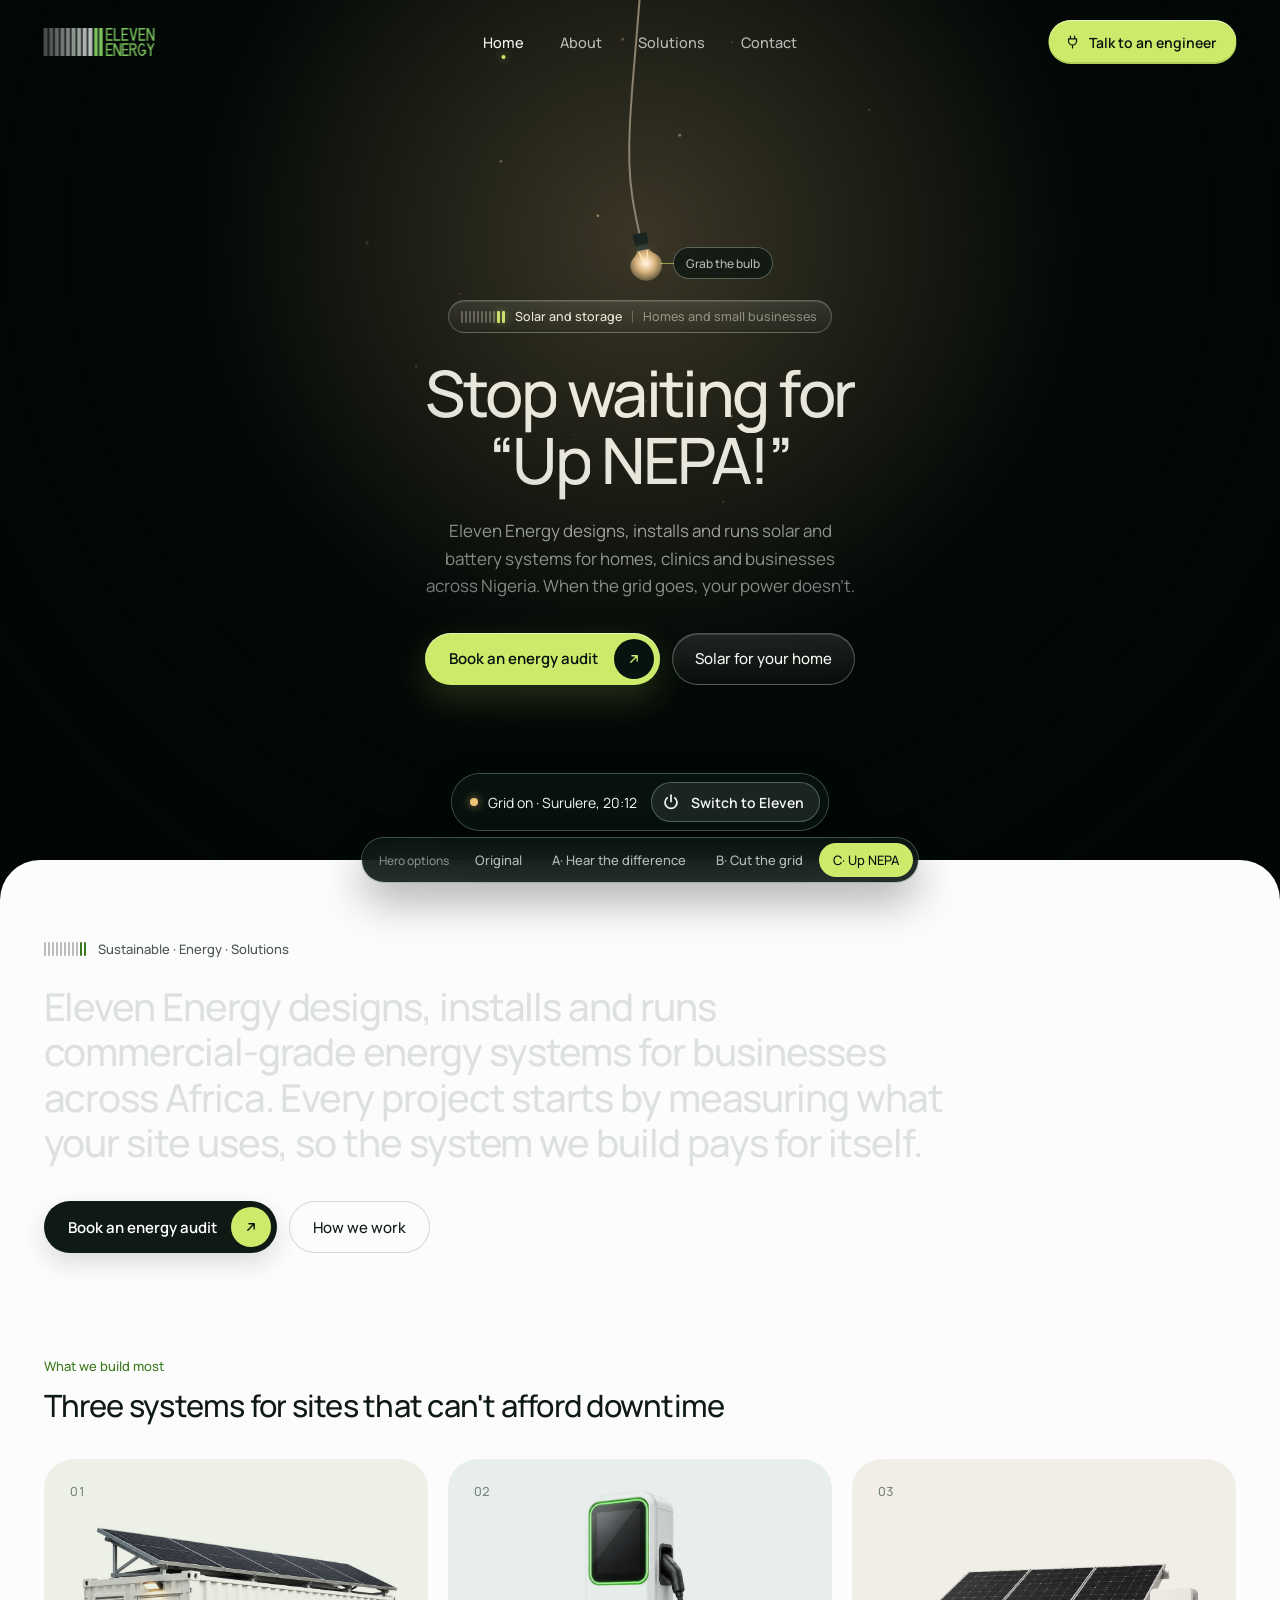
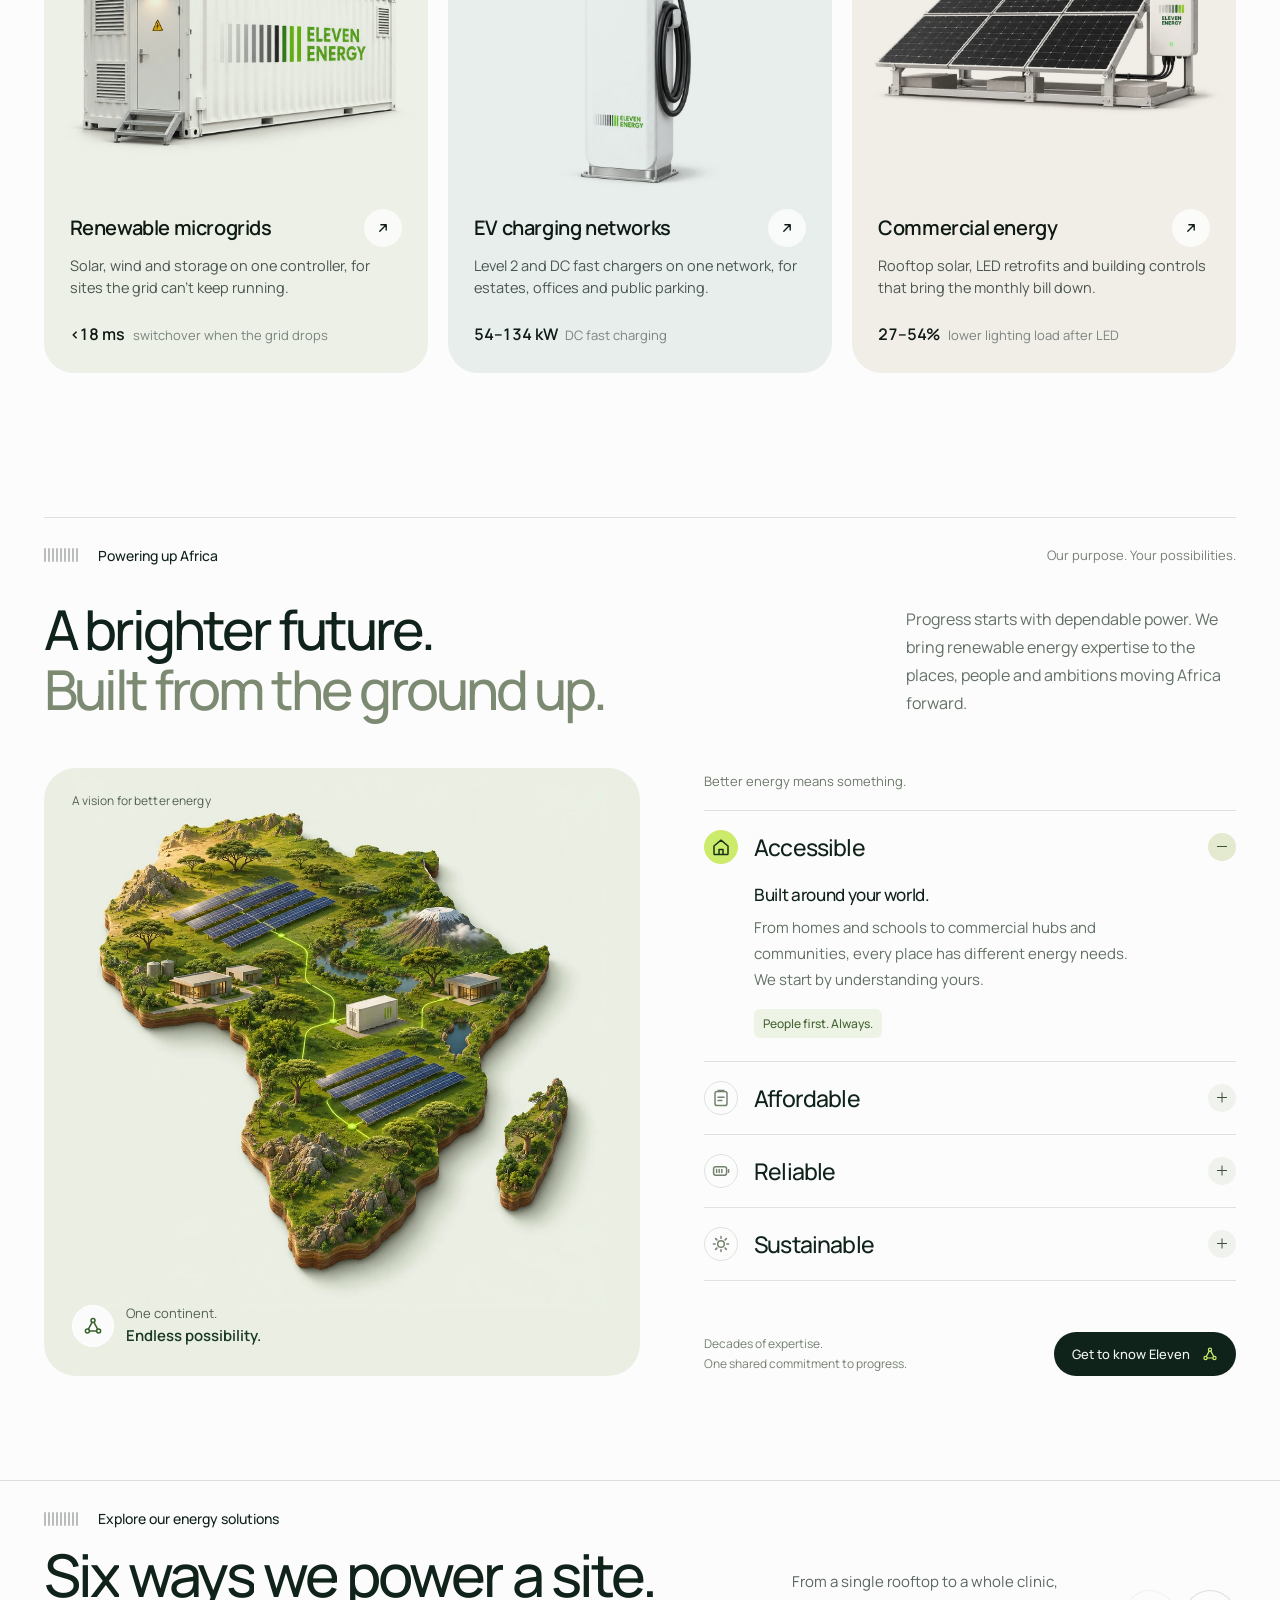
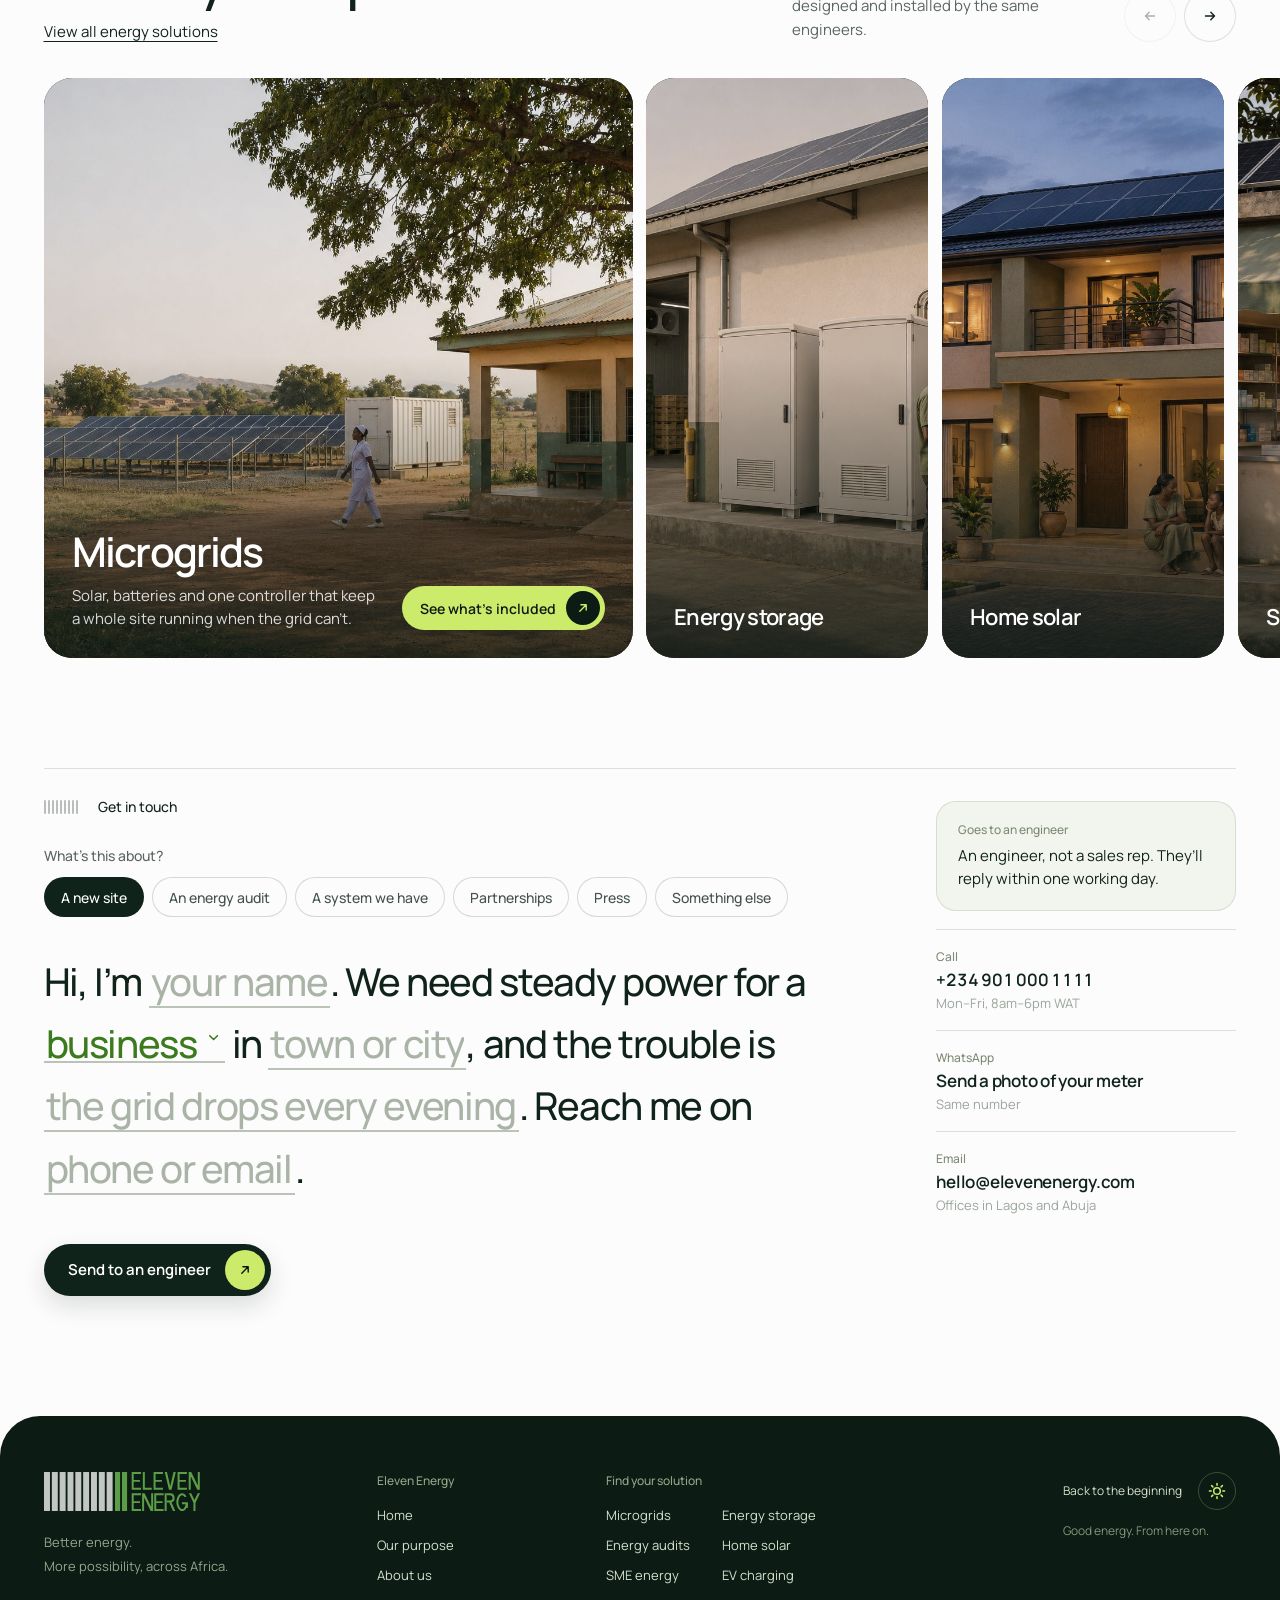
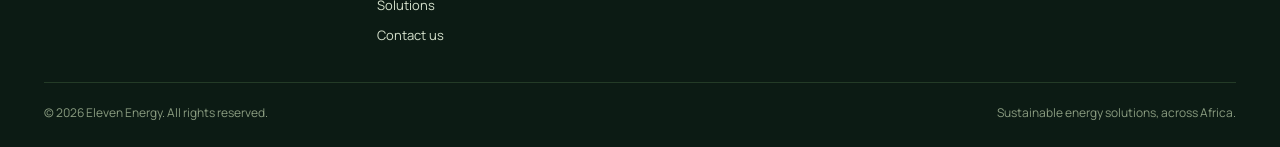
<file: hero-c.html>
<!doctype html>
<html lang="en">
<head>
  <meta charset="utf-8">
  <meta name="viewport" content="width=device-width, initial-scale=1">
  <title>Hero C · Up NEPA · Eleven Energy</title>
  <meta name="description" content="Microgrids, battery storage, solar and EV charging for businesses and communities across Africa.">
  <link rel="icon" href="assets/favicon.svg" type="image/svg+xml">
  <link rel="preconnect" href="https://fonts.googleapis.com">
  <link rel="preconnect" href="https://fonts.gstatic.com" crossorigin>
  <link href="https://fonts.googleapis.com/css2?family=Manrope:wght@400;500;600;700&display=swap" rel="stylesheet">
  <link rel="stylesheet" href="styles.css">
  <link rel="stylesheet" href="hero-variants.css">
  <meta name="robots" content="noindex">
</head>
<body>

  <!-- Icons: one stroke family on a 20px grid -->
  <svg width="0" height="0" style="position:absolute" aria-hidden="true">
    <defs>
      <symbol id="i-sun" viewBox="0 0 20 20"><circle cx="10" cy="10" r="3.3" fill="none" stroke="currentColor" stroke-width="1.5"/><path d="M10 2.4v1.8M10 15.8v1.8M2.4 10h1.8M15.8 10h1.8M4.6 4.6l1.3 1.3M14.1 14.1l1.3 1.3M4.6 15.4l1.3-1.3M14.1 5.9l1.3-1.3" fill="none" stroke="currentColor" stroke-width="1.5" stroke-linecap="round"/></symbol>
      <symbol id="i-battery" viewBox="0 0 20 20"><rect x="2.6" y="5.8" width="13" height="8.4" rx="2.2" fill="none" stroke="currentColor" stroke-width="1.5"/><path d="M17.6 8.7v2.6M5.6 8.6v2.8M8.2 8.6v2.8M10.8 8.6v2.8" stroke="currentColor" stroke-width="1.5" stroke-linecap="round"/></symbol>
      <symbol id="i-home" viewBox="0 0 20 20"><path d="M3 9 10 3.2 17 9v7.8a.8.8 0 0 1-.8.8H3.8a.8.8 0 0 1-.8-.8V9Z M8 17.6v-5h4v5" fill="none" stroke="currentColor" stroke-width="1.5" stroke-linejoin="round"/></symbol>
      <symbol id="i-plug" viewBox="0 0 20 20"><path d="M7.4 2.6v3.6M12.6 2.6v3.6M5 6.2h10v2.6a5 5 0 0 1-10 0V6.2ZM10 13.8v3.6" fill="none" stroke="currentColor" stroke-width="1.5" stroke-linecap="round" stroke-linejoin="round"/></symbol>
      <symbol id="i-grid" viewBox="0 0 20 20"><circle cx="10" cy="4.6" r="2" fill="none" stroke="currentColor" stroke-width="1.5"/><circle cx="4.4" cy="15" r="2" fill="none" stroke="currentColor" stroke-width="1.5"/><circle cx="15.6" cy="15" r="2" fill="none" stroke="currentColor" stroke-width="1.5"/><path d="M9 6.4 5.4 13.2M11 6.4l3.6 6.8M6.4 15h7.2" fill="none" stroke="currentColor" stroke-width="1.5" stroke-linecap="round"/></symbol>
      <symbol id="i-building" viewBox="0 0 20 20"><path d="M3.4 17.4V5.2l6.4-2.6v14.8M9.8 7.4h6.8v10M2.2 17.4h15.6M6 7.6v.01M6 10.4v.01M6 13.2v.01M13 10.4v.01M13 13.2v.01" fill="none" stroke="currentColor" stroke-width="1.5" stroke-linecap="round" stroke-linejoin="round"/></symbol>
      <symbol id="i-clipboard" viewBox="0 0 20 20"><rect x="4" y="3.6" width="12" height="14" rx="2.2" fill="none" stroke="currentColor" stroke-width="1.5"/><path d="M7.4 3.6V2.4h5.2v1.2M7 9.2h6M7 12.4h3.8" fill="none" stroke="currentColor" stroke-width="1.5" stroke-linecap="round"/></symbol>
      <symbol id="i-store" viewBox="0 0 20 20"><path d="M3 7.6 4.4 3h11.2L17 7.6M3 7.6h14M3 7.6a2.3 2.3 0 0 0 4.66 0 2.33 2.33 0 0 0 4.67 0A2.33 2.33 0 0 0 17 7.6M4.2 10v7.4h11.6V10M8.2 17.4v-4h3.6v4" fill="none" stroke="currentColor" stroke-width="1.5" stroke-linecap="round" stroke-linejoin="round"/></symbol>
      <symbol id="i-arrow" viewBox="0 0 20 20"><path d="M6 14 14 6M7.4 6H14v6.6" fill="none" stroke="currentColor" stroke-width="1.7" stroke-linecap="round" stroke-linejoin="round"/></symbol>
      <symbol id="i-chevron" viewBox="0 0 20 20"><path d="m6 8 4 4 4-4" fill="none" stroke="currentColor" stroke-width="1.6" stroke-linecap="round" stroke-linejoin="round"/></symbol>
      <symbol id="i-close" viewBox="0 0 20 20"><path d="m5.5 5.5 9 9M14.5 5.5l-9 9" fill="none" stroke="currentColor" stroke-width="1.6" stroke-linecap="round"/></symbol>
      <symbol id="i-menu" viewBox="0 0 20 20"><path d="M4 7.5h12M4 12.5h8" fill="none" stroke="currentColor" stroke-width="1.6" stroke-linecap="round"/></symbol>
      <symbol id="i-phone" viewBox="0 0 20 20"><path d="M6.2 2.8H4.4a1.4 1.4 0 0 0-1.4 1.5c.6 7 5.7 12.1 12.7 12.7a1.4 1.4 0 0 0 1.5-1.4v-1.8a1 1 0 0 0-.7-1l-2.6-.9a1 1 0 0 0-1.1.3l-1 1.2a10 10 0 0 1-4.6-4.6l1.2-1a1 1 0 0 0 .3-1.1l-.9-2.6a1 1 0 0 0-1-.7Z" fill="none" stroke="currentColor" stroke-width="1.5" stroke-linejoin="round"/></symbol>
      <symbol id="i-chat" viewBox="0 0 20 20"><path d="M10 3.2a6.8 6.8 0 0 0-5.9 10.2L3.2 16.8l3.5-.9A6.8 6.8 0 1 0 10 3.2Z" fill="none" stroke="currentColor" stroke-width="1.5" stroke-linejoin="round"/><path d="M7.6 8.4c.3 1.6 1.9 3.3 3.8 3.9" fill="none" stroke="currentColor" stroke-width="1.5" stroke-linecap="round"/></symbol>
      <symbol id="i-mail" viewBox="0 0 20 20"><rect x="2.8" y="4.4" width="14.4" height="11.2" rx="2.2" fill="none" stroke="currentColor" stroke-width="1.5"/><path d="m3.6 5.6 6.4 5 6.4-5" fill="none" stroke="currentColor" stroke-width="1.5" stroke-linecap="round" stroke-linejoin="round"/></symbol>
      <symbol id="i-check" viewBox="0 0 20 20"><path d="m4.6 10.4 3.4 3.4 7.4-7.6" fill="none" stroke="currentColor" stroke-width="1.7" stroke-linecap="round" stroke-linejoin="round"/></symbol>
      <symbol id="i-play" viewBox="0 0 20 20"><path d="M7.2 5.3v9.4a.7.7 0 0 0 1.07.6l7.3-4.7a.7.7 0 0 0 0-1.2L8.27 4.7a.7.7 0 0 0-1.07.6Z" fill="currentColor"/></symbol>
      <symbol id="i-pause" viewBox="0 0 20 20"><rect x="5.6" y="4.8" width="3" height="10.4" rx="1.1" fill="currentColor"/><rect x="11.4" y="4.8" width="3" height="10.4" rx="1.1" fill="currentColor"/></symbol>
      <symbol id="i-power" viewBox="0 0 20 20"><path d="M10 3.2v6.4" fill="none" stroke="currentColor" stroke-width="1.7" stroke-linecap="round"/><path d="M6.2 5.8a6 6 0 1 0 7.6 0" fill="none" stroke="currentColor" stroke-width="1.7" stroke-linecap="round"/></symbol>
      <symbol id="i-sound" viewBox="0 0 20 20"><path d="M3.5 7.6h2.6L10 4.4v11.2L6.1 12.4H3.5z" fill="none" stroke="currentColor" stroke-width="1.6" stroke-linejoin="round"/><path d="M13 7.3a3.8 3.8 0 0 1 0 5.4M15.3 5.2a6.8 6.8 0 0 1 0 9.6" fill="none" stroke="currentColor" stroke-width="1.6" stroke-linecap="round"/></symbol>
      <symbol id="i-mute" viewBox="0 0 20 20"><path d="M3.5 7.6h2.6L10 4.4v11.2L6.1 12.4H3.5z" fill="none" stroke="currentColor" stroke-width="1.6" stroke-linejoin="round"/><path d="m13 7.8 4.4 4.4m0-4.4L13 12.2" fill="none" stroke="currentColor" stroke-width="1.6" stroke-linecap="round"/></symbol>
      <symbol id="i-drag" viewBox="0 0 20 20"><path d="M7.5 6 3.5 10l4 4M12.5 6l4 4-4 4" fill="none" stroke="currentColor" stroke-width="1.8" stroke-linecap="round" stroke-linejoin="round"/></symbol>
    </defs>
  </svg>

  <!-- ── Navigation ── -->
  <header class="nav" id="nav">
    <div class="bar" id="bar">
      <a class="brand" href="#hero" aria-label="Eleven Energy home"><svg class="logo-mark" viewBox="0 0 183.25 46.20" aria-hidden="true" focusable="false">
    <rect x="0.00" y="0" width="7.0" height="46.20" fill="#E2EAE4" fill-opacity="0.30"/>
    <rect x="9.20" y="0" width="7.0" height="46.20" fill="#E2EAE4" fill-opacity="0.36"/>
    <rect x="18.40" y="0" width="7.0" height="46.20" fill="#E2EAE4" fill-opacity="0.43"/>
    <rect x="27.60" y="0" width="7.0" height="46.20" fill="#E2EAE4" fill-opacity="0.49"/>
    <rect x="36.80" y="0" width="7.0" height="46.20" fill="#E2EAE4" fill-opacity="0.56"/>
    <rect x="46.00" y="0" width="7.0" height="46.20" fill="#E2EAE4" fill-opacity="0.62"/>
    <rect x="55.20" y="0" width="7.0" height="46.20" fill="#E2EAE4" fill-opacity="0.69"/>
    <rect x="64.40" y="0" width="7.0" height="46.20" fill="#E2EAE4" fill-opacity="0.76"/>
    <rect x="73.60" y="0" width="7.0" height="46.20" fill="#E2EAE4" fill-opacity="0.82"/>
    <rect x="83.40" y="0" width="6.0" height="46.20" fill="#7CC35E"/>
    <rect x="91.60" y="0" width="6.0" height="46.20" fill="#7CC35E"/>
    <path fill="#7CC35E" d="M103.00,0.00h2.35v21.00h-2.35zM103.00,0.00h11.00v2.35h-11.00zM103.00,9.32h9.80v2.35h-9.80zM103.00,18.65h11.00v2.35h-11.00zM116.10,0.00h2.35v21.00h-2.35zM116.10,18.65h10.50v2.35h-10.50zM128.70,0.00h2.35v21.00h-2.35zM128.70,0.00h11.00v2.35h-11.00zM128.70,9.32h9.80v2.35h-9.80zM128.70,18.65h11.00v2.35h-11.00zM141.80,0.00 L144.45,0.00 L148.30,16.80 L152.15,0.00 L154.80,0.00 L149.82,21.00 L146.77,21.00zM156.90,0.00h2.35v21.00h-2.35zM156.90,0.00h11.00v2.35h-11.00zM156.90,9.32h9.80v2.35h-9.80zM156.90,18.65h11.00v2.35h-11.00zM170.00,0.00h2.35v21.00h-2.35zM180.65,0.00h2.35v21.00h-2.35zM170.00,0.00 L172.95,0.00 L183.00,21.00 L180.05,21.00zM103.00,25.20h2.35v21.00h-2.35zM103.00,25.20h11.00v2.35h-11.00zM103.00,34.53h9.80v2.35h-9.80zM103.00,43.85h11.00v2.35h-11.00zM115.25,25.20h2.35v21.00h-2.35zM125.90,25.20h2.35v21.00h-2.35zM115.25,25.20 L118.20,25.20 L128.25,46.20 L125.30,46.20zM129.50,25.20h2.35v21.00h-2.35zM129.50,25.20h11.00v2.35h-11.00zM129.50,34.53h9.80v2.35h-9.80zM129.50,43.85h11.00v2.35h-11.00zM141.75,25.20h2.35v21.00h-2.35zM147.00,35.92 L149.75,35.92 L154.25,46.20 L151.50,46.20zM166.65,35.90h2.35v6.71h-2.35zM162.05,35.90h6.95v2.35h-6.95zM170.25,25.20 L172.90,25.20 L176.75,33.10 L180.60,25.20 L183.25,25.20 L177.93,36.30 L177.93,46.20 L175.57,46.20 L175.57,36.30z"/>
    <path fill="none" stroke="#7CC35E" stroke-width="2.35" stroke-linejoin="miter" d="M144.10,26.38 H148.19 A4.29,4.29 0 0 1 148.19,34.95 H144.10 M166.39,29.46 A5.58,9.32 0 1 0 167.82,36.70"/>
  </svg></a>

      <nav class="links" id="dock" aria-label="Primary">
        <span class="lens" id="lens" aria-hidden="true"></span>
        <a href="#hero" class="dock-link is-active" aria-current="page">Home</a>
        <a href="about.html" class="dock-link">About</a>
        <a href="solutions.html" class="dock-link">Solutions</a>
        <button class="dock-link" type="button" data-open-modal="contact">Contact</button>
      </nav>

      <div class="nav-end">
        <button class="plug-btn" type="button" data-open-modal="contact"><span class="plug-ico"><svg class="ico ico-16"><use href="#i-plug"/></svg></span><span class="plug-label">Talk to an engineer</span></button>
        <button class="burger" type="button" id="burger" aria-label="Open menu" aria-expanded="false"><svg class="ico"><use href="#i-menu"/></svg></button>
      </div>
    </div>
  </header>

  <section class="hero hv hv-bulb" id="hero" aria-label="Eleven Energy" data-state="grid">
    <div class="hv-copy hvl-copy">
      <p class="tag reveal" style="--d:0">
        <span class="tag-mark" aria-hidden="true"><i></i><i></i><i></i><i></i><i></i><i></i><i></i><i></i><i></i><i></i><i></i></span>
        <span>Solar and storage</span>
        <span class="tag-sep" aria-hidden="true"></span>
        <span class="tag-soft">Homes and small businesses</span>
      </p>
      <h1 class="hv-title" id="headline"><span class="hl-line">Stop waiting for</span><span class="hl-line">“Up NEPA!”</span></h1>
      <p class="lede reveal" style="--d:2">Eleven Energy designs, installs and runs solar and battery systems for homes, clinics and businesses across Nigeria. When the grid goes, your power doesn’t.</p>
      <div class="cta-row reveal" style="--d:3">
        <button class="btn-volt" type="button" data-open-modal="audit">Book an energy audit<span class="btn-volt-dot"><svg class="ico ico-16"><use href="#i-arrow"/></svg></span></button>
        <button class="btn-quiet" type="button" data-open-modal="contact">Solar for your home</button>
      </div>
    </div>
    <canvas class="hvl-canvas" aria-hidden="true"></canvas>
    <button class="hvl-grab" type="button" aria-label="Swing the bulb with the arrow keys"></button>
    <span class="hvl-hint" aria-hidden="true">Grab the bulb</span>
    <div class="hvl-panel">
      <p class="hvl-status" aria-live="polite"><i aria-hidden="true"></i><span>Grid on · Surulere, 20:12</span></p>
      <button class="hvl-switch" type="button"><svg class="ico" aria-hidden="true"><use href="#i-power"/></svg><span class="hvl-switch-label">Switch to Eleven</span></button>
    </div>
  </section>

  <!-- ── About ── -->
  <section class="about" id="about" aria-labelledby="aboutTitle">
    <div class="about-intro">
      <p class="about-mark rise"><span class="about-bars" aria-hidden="true"><i></i><i></i><i></i><i></i><i></i><i></i><i></i><i></i><i></i><i></i><i></i></span>Sustainable · Energy · Solutions</p>
      <div class="about-copy">
        <h2 id="aboutTitle" class="scrub">Eleven Energy designs, installs and runs commercial‑grade energy systems for businesses across Africa. <span>Every project starts by measuring what your site uses, so the system we build pays for itself.</span></h2>
        <div class="about-actions rise" style="--d:1">
          <button class="btn-ink" type="button" data-open-modal="audit">Book an energy audit<span class="btn-ink-dot"><svg class="ico ico-16"><use href="#i-arrow"/></svg></span></button>
          <button class="btn-line" type="button" data-open-drawer="about">How we work</button>
        </div>
      </div>
    </div>

    <div class="build">
      <div class="build-head">
        <p class="kicker rise">What we build most</p>
        <h3 class="build-title words">Three systems for sites that can't afford downtime</h3>
      </div>
      <div class="tiles">
        <article class="tile rise" style="--d:0;--tint:#ECF0E6">
          <div class="tile-stage">
            <span class="tile-num">01</span>
            <div class="tile-art"><img class="tile-img" src="assets/render-microgrid.jpg" alt="An Eleven Energy storage container with a solar canopy on its roof" loading="lazy"><span class="tile-node" style="--x:51.9%;--y:28.7%;--n:0"><i></i><em>48 kWp solar canopy</em></span><span class="tile-node" style="--x:47.1%;--y:70.8%;--n:1"><i></i><em>1 MWh LFP storage</em></span></div>
          </div>
          <div class="tile-body">
            <div class="tile-head">
              <h4>Renewable microgrids</h4>
              <button class="tile-go" type="button" data-open-drawer="microgrids" aria-label="How a microgrid works"><svg class="ico ico-16"><use href="#i-arrow"/></svg></button>
            </div>
            <p>Solar, wind and storage on one controller, for sites the grid can't keep running.</p>
            <p class="tile-fig"><b>&lt;<span class="cu" data-to="20">20</span> ms</b>switchover when the grid drops</p>
          </div>
        </article>
        <article class="tile rise" style="--d:1;--tint:#E7EEEB">
          <div class="tile-stage">
            <span class="tile-num">02</span>
            <div class="tile-art"><img class="tile-img" src="assets/render-ev.jpg" alt="An Eleven Energy DC fast charging pedestal" loading="lazy"><span class="tile-node" style="--x:50.4%;--y:23.5%;--n:0"><i></i><em>Tap-to-charge screen</em></span><span class="tile-node" style="--x:58.3%;--y:50.7%;--n:1"><i></i><em>CCS2 cable, 5 m</em></span></div>
          </div>
          <div class="tile-body">
            <div class="tile-head">
              <h4>EV charging networks</h4>
              <button class="tile-go" type="button" data-open-drawer="ev" aria-label="Plan a charging site"><svg class="ico ico-16"><use href="#i-arrow"/></svg></button>
            </div>
            <p>Level 2 and DC fast chargers on one network, for estates, offices and public parking.</p>
            <p class="tile-fig"><b><span class="cu" data-to="60">60</span>–<span class="cu" data-to="150">150</span> kW</b>DC fast charging</p>
          </div>
        </article>
        <article class="tile rise" style="--d:2;--tint:#F1EEE7">
          <div class="tile-stage">
            <span class="tile-num">03</span>
            <div class="tile-art"><img class="tile-img" src="assets/render-commercial.jpg" alt="A rooftop solar array on an aluminium mounting frame" loading="lazy"><span class="tile-node" style="--x:34.6%;--y:38.1%;--n:0"><i></i><em>Bifacial 580 W modules</em></span><span class="tile-node" style="--x:56.1%;--y:66.4%;--n:1"><i></i><em>Ballasted roof frame</em></span></div>
          </div>
          <div class="tile-body">
            <div class="tile-head">
              <h4>Commercial energy</h4>
              <button class="tile-go" type="button" data-open-drawer="commercial" aria-label="See what a retrofit saves"><svg class="ico ico-16"><use href="#i-arrow"/></svg></button>
            </div>
            <p>Rooftop solar, LED retrofits and building controls that bring the monthly bill down.</p>
            <p class="tile-fig"><b><span class="cu" data-to="30">30</span>–<span class="cu" data-to="60">60</span>%</b>lower lighting load after LED</p>
          </div>
        </article>
      </div>
    </div>
  </section>

  <!-- ── Our commitment ── -->
  <section class="purpose" id="commitment" aria-labelledby="purposeTitle">
    <div class="purpose-wrap">
      <div class="purpose-top">
        <p class="purpose-eyebrow"><span class="about-bars" aria-hidden="true"><i></i><i></i><i></i><i></i><i></i><i></i><i></i><i></i><i></i><i></i><i></i></span>Powering up Africa</p>
        <span class="purpose-note">Our purpose. Your possibilities.</span>
      </div>
      <div class="purpose-intro">
        <h2 id="purposeTitle">A brighter future.<span>Built from the ground up.</span></h2>
        <p>Progress starts with dependable power. We bring renewable energy expertise to the places, people and ambitions moving Africa forward.</p>
      </div>
      <div class="purpose-grid">
        <figure class="purpose-visual">
          <div class="purpose-orbit" aria-hidden="true"></div>
          <img src="assets/africa-energy.webp" alt="A sculptural landscape shaped like Africa, bringing together solar energy, battery storage, homes and green spaces." width="1000" height="1000" loading="lazy" decoding="async">
          <figcaption><span class="purpose-visual-mark" aria-hidden="true"><svg class="ico"><use href="#i-grid"/></svg></span><span>One continent.<br><strong>Endless possibility.</strong></span></figcaption>
          <span class="purpose-visual-label">A vision for better energy</span>
        </figure>
        <div class="purpose-explore">
          <p class="purpose-explore-label">Better energy means something.</p>
          <div class="purpose-principles">
            <details class="purpose-principle" name="energy-principle" open>
              <summary><span class="purpose-icon"><svg class="ico" aria-hidden="true"><use href="#i-home"/></svg></span><span>Accessible</span><span class="purpose-toggle" aria-hidden="true"></span></summary>
              <div class="purpose-answer"><h3>Built around your world.</h3><p>From homes and schools to commercial hubs and communities, every place has different energy needs. We start by understanding yours.</p><span class="purpose-tag">People first. Always.</span></div>
            </details>
            <details class="purpose-principle" name="energy-principle">
              <summary><span class="purpose-icon"><svg class="ico" aria-hidden="true"><use href="#i-clipboard"/></svg></span><span>Affordable</span><span class="purpose-toggle" aria-hidden="true"></span></summary>
              <div class="purpose-answer"><h3>Good energy. Sound economics.</h3><p>Your real energy use shapes the design. We measure your loads and running costs to build a system that makes financial sense for your site.</p><span class="purpose-tag">A smarter use of your energy budget.</span></div>
            </details>
            <details class="purpose-principle" name="energy-principle">
              <summary><span class="purpose-icon"><svg class="ico" aria-hidden="true"><use href="#i-battery"/></svg></span><span>Reliable</span><span class="purpose-toggle" aria-hidden="true"></span></summary>
              <div class="purpose-answer"><h3>Keep your plans moving.</h3><p>Solar, storage and intelligent controls work together to keep the things that matter running. Our team designs around the demands of your day.</p><span class="purpose-tag">Less interruption. More possibility.</span></div>
            </details>
            <details class="purpose-principle" name="energy-principle">
              <summary><span class="purpose-icon"><svg class="ico" aria-hidden="true"><use href="#i-sun"/></svg></span><span>Sustainable</span><span class="purpose-toggle" aria-hidden="true"></span></summary>
              <div class="purpose-answer"><h3>Power today. Think beyond it.</h3><p>Make more of Africa's renewable resources, reduce dependence on diesel and build for the long term. Cleaner energy belongs in everyday life.</p><span class="purpose-tag">A lighter footprint. A lasting difference.</span></div>
            </details>
          </div>
          <div class="purpose-explore-foot"><p>Decades of expertise.<br>One shared commitment to progress.</p><a href="about.html" class="purpose-about">Get to know Eleven<svg class="ico ico-16" aria-hidden="true"><use href="#i-grid"/></svg></a></div>
        </div>
      </div>
    </div>
  </section>
  <section class="sol" id="solutions" aria-labelledby="solTitle">
    <div class="fs-head">
      <div>
        <p class="purpose-eyebrow"><span class="about-bars" aria-hidden="true"><i></i><i></i><i></i><i></i><i></i><i></i><i></i><i></i><i></i><i></i><i></i></span>Explore our energy solutions</p>
        <h2 id="solTitle" class="words">Six ways we power a site.</h2>
        <a class="fs-all" href="solutions.html">View all energy solutions</a>
      </div>
      <div class="fs-side">
        <p class="rise" style="--d:1">From a single rooftop to a whole clinic, designed and installed by the same engineers.</p>
        <div class="fs-arrows">
          <button class="fs-step" type="button" data-step="-1" aria-label="Previous solution"><svg class="ico ico-16" aria-hidden="true"><use href="#i-arrow"/></svg></button>
          <button class="fs-step" type="button" data-step="1" aria-label="Next solution"><svg class="ico ico-16" aria-hidden="true"><use href="#i-arrow"/></svg></button>
        </div>
      </div>
    </div>
    <div class="fs-track" tabindex="0" aria-label="Energy solutions, drag or use the arrows">
      <div class="fs-rail">
          <article class="fs-slide is-active" data-fs="0" aria-roledescription="slide" aria-label="1 of 6: Microgrids">
            <div class="fs-media"><img src="assets/sol-microgrids.jpg" alt="A rural clinic in northern Nigeria with a ground-mounted solar array and battery container" style="object-position:50% 60%"></div>
            <button class="fs-open" type="button" data-fs-open="0" aria-label="Show Microgrids"></button>
            <div class="fs-copy">
              <div class="fs-text">
                <h3>Microgrids</h3>
                <div class="fs-more"><p class="fs-line">Solar, batteries and one controller that keep a whole site running when the grid can’t.</p></div>
              </div>
              <button class="fs-cta" type="button" data-open-drawer="microgrids" aria-haspopup="dialog">See what’s included<span><svg class="ico ico-16" aria-hidden="true"><use href="#i-arrow"/></svg></span></button>
            </div>
          </article>
          <article class="fs-slide" data-fs="1" aria-roledescription="slide" aria-label="2 of 6: Energy storage">
            <div class="fs-media"><img src="assets/sol-storage.jpg" alt="A technician checking battery cabinets beside a cold-storage warehouse in Lagos" style="object-position:55% 55%"></div>
            <button class="fs-open" type="button" data-fs-open="1" aria-label="Show Energy storage"></button>
            <div class="fs-copy">
              <div class="fs-text">
                <h3>Energy storage</h3>
                <div class="fs-more"><p class="fs-line">Battery cabinets that carry a site through outages and the evening peak, so the generator stays off.</p></div>
              </div>
              <button class="fs-cta" type="button" data-open-drawer="storage" aria-haspopup="dialog">See what’s included<span><svg class="ico ico-16" aria-hidden="true"><use href="#i-arrow"/></svg></span></button>
            </div>
          </article>
          <article class="fs-slide" data-fs="2" aria-roledescription="slide" aria-label="3 of 6: Home solar">
            <div class="fs-media"><img src="assets/sol-home.jpg" alt="A family home in Lekki with rooftop solar at dusk, lights on inside" style="object-position:50% 55%" loading="lazy"></div>
            <button class="fs-open" type="button" data-fs-open="2" aria-label="Show Home solar"></button>
            <div class="fs-copy">
              <div class="fs-text">
                <h3>Home solar</h3>
                <div class="fs-more"><p class="fs-line">Rooftop solar and a battery sized from the appliances you actually run after dark.</p></div>
              </div>
              <button class="fs-cta" type="button" data-open-drawer="home" aria-haspopup="dialog">See what’s included<span><svg class="ico ico-16" aria-hidden="true"><use href="#i-arrow"/></svg></span></button>
            </div>
          </article>
          <article class="fs-slide" data-fs="3" aria-roledescription="slide" aria-label="4 of 6: SME energy">
            <div class="fs-media"><img src="assets/sol-sme.jpg" alt="A pharmacist serving a customer in a small pharmacy powered by rooftop solar" style="object-position:50% 50%" loading="lazy"></div>
            <button class="fs-open" type="button" data-fs-open="3" aria-label="Show SME energy"></button>
            <div class="fs-copy">
              <div class="fs-text">
                <h3>SME energy</h3>
                <div class="fs-more"><p class="fs-line">Solar and storage that keep fridges, tills and lights on through every trading hour.</p></div>
              </div>
              <button class="fs-cta" type="button" data-open-drawer="sme" aria-haspopup="dialog">See what’s included<span><svg class="ico ico-16" aria-hidden="true"><use href="#i-arrow"/></svg></span></button>
            </div>
          </article>
          <article class="fs-slide" data-fs="4" aria-roledescription="slide" aria-label="5 of 6: EV charging">
            <div class="fs-media"><img src="assets/sol-ev.jpg" alt="An electric car charging under a solar carport in an Abuja estate" style="object-position:50% 55%;--fx:16%" loading="lazy"></div>
            <button class="fs-open" type="button" data-fs-open="4" aria-label="Show EV charging"></button>
            <div class="fs-copy">
              <div class="fs-text">
                <h3>EV charging</h3>
                <div class="fs-more"><p class="fs-line">Level 2 and DC fast chargers on one managed network, charging from your own solar where it can.</p></div>
              </div>
              <button class="fs-cta" type="button" data-open-drawer="ev" aria-haspopup="dialog">See what’s included<span><svg class="ico ico-16" aria-hidden="true"><use href="#i-arrow"/></svg></span></button>
            </div>
          </article>
          <article class="fs-slide" data-fs="5" aria-roledescription="slide" aria-label="6 of 6: Energy audits">
            <div class="fs-media"><img src="assets/sol-audits.jpg" alt="An engineer clipping a current clamp inside a distribution board" style="object-position:50% 45%;--fx:4%" loading="lazy"></div>
            <button class="fs-open" type="button" data-fs-open="5" aria-label="Show Energy audits"></button>
            <div class="fs-copy">
              <div class="fs-text">
                <h3>Energy audits</h3>
                <div class="fs-more"><p class="fs-line">An engineer logs your boards for a week, then shows which system pays back and how fast.</p></div>
              </div>
              <button class="fs-cta" type="button" data-open-drawer="audits" aria-haspopup="dialog">See what’s included<span><svg class="ico ico-16" aria-hidden="true"><use href="#i-arrow"/></svg></span></button>
            </div>
          </article>
          <aside class="fs-end" aria-labelledby="fsEndTitle">
            <figure class="fs-load" aria-label="Example of a site's load over one day, peaking between 6pm and 9pm">
              <figcaption><span>Logged load, one day</span><b>Peak 6–9pm</b></figcaption>
              <div class="fs-load-bars" aria-hidden="true"><i style="--h:22%"></i><i style="--h:20%"></i><i style="--h:19%"></i><i style="--h:18%"></i><i style="--h:18%"></i><i style="--h:21%"></i><i style="--h:30%"></i><i style="--h:46%"></i><i style="--h:58%"></i><i style="--h:64%"></i><i style="--h:70%"></i><i style="--h:74%"></i><i style="--h:78%"></i><i style="--h:76%"></i><i style="--h:72%"></i><i style="--h:70%"></i><i style="--h:68%"></i><i style="--h:74%"></i><i style="--h:86%" class="pk"></i><i style="--h:95%" class="pk"></i><i style="--h:90%" class="pk"></i><i style="--h:66%"></i><i style="--h:40%"></i><i style="--h:27%"></i></div>
              <div class="fs-load-axis" aria-hidden="true"><span>00:00</span><span>12:00</span><span>24:00</span></div>
            </figure>
            <div class="fs-end-copy">
              <h3 id="fsEndTitle">Not sure which fits your site?</h3>
              <p>We log your site for a week, then tell you which of the six it needs, how big, and when it pays back.</p>
              <button class="fs-end-cta" type="button" data-open-modal="audit">Book an energy audit<span><svg class="ico ico-16" aria-hidden="true"><use href="#i-arrow"/></svg></span></button>
            </div>
          </aside>
      </div>
      <span class="fs-cursor" aria-hidden="true">Drag</span>
    </div>
  </section>

  <section class="talk talk-host" id="contact" aria-labelledby="talkTitle">
    <div class="talk-inner">
      <div class="talk-main">
        <p class="purpose-eyebrow"><span class="about-bars" aria-hidden="true"><i></i><i></i><i></i><i></i><i></i><i></i><i></i><i></i><i></i><i></i><i></i></span>Get in touch</p>
        <h2 id="talkTitle" class="visually-hidden">Get in touch with Eleven Energy</h2>
        <form class="talk-form" novalidate>
          <fieldset class="talk-topics">
            <legend>What’s this about?</legend>
            <div class="talk-pills"><label><input type="radio" name="topic" value="project" checked><span>A new site</span></label><label><input type="radio" name="topic" value="audit"><span>An energy audit</span></label><label><input type="radio" name="topic" value="support"><span>A system we have</span></label><label><input type="radio" name="topic" value="partner"><span>Partnerships</span></label><label><input type="radio" name="topic" value="press"><span>Press</span></label><label><input type="radio" name="topic" value="other"><span>Something else</span></label></div>
          </fieldset>
          <p class="talk-sentence">
            Hi, I’m <label class="blank"><span class="visually-hidden">Your name</span><input name="name" type="text" autocomplete="name" placeholder="your name" data-req></label>.
            <span class="talk-part" data-topic="project">We need steady power for a <span class="blank blank-pick" data-pick><button class="pick-btn" type="button" aria-haspopup="listbox" aria-expanded="false" aria-label="What are we powering: business"><span class="pick-val">business</span><svg class="ico ico-16" aria-hidden="true"><use href="#i-chevron"/></svg></button><span class="pick-list" role="listbox" tabindex="-1" aria-label="What are we powering" hidden><span class="pick-opt" role="option" id="pk-p_site-0" data-value="business" aria-selected="true"><span>business</span><svg class="ico ico-16" aria-hidden="true"><use href="#i-check"/></svg></span><span class="pick-opt" role="option" id="pk-p_site-1" data-value="school" aria-selected="false"><span>school</span><svg class="ico ico-16" aria-hidden="true"><use href="#i-check"/></svg></span><span class="pick-opt" role="option" id="pk-p_site-2" data-value="clinic" aria-selected="false"><span>clinic</span><svg class="ico ico-16" aria-hidden="true"><use href="#i-check"/></svg></span><span class="pick-opt" role="option" id="pk-p_site-3" data-value="home" aria-selected="false"><span>home</span><svg class="ico ico-16" aria-hidden="true"><use href="#i-check"/></svg></span><span class="pick-opt" role="option" id="pk-p_site-4" data-value="estate" aria-selected="false"><span>estate</span><svg class="ico ico-16" aria-hidden="true"><use href="#i-check"/></svg></span><span class="pick-opt" role="option" id="pk-p_site-5" data-value="community" aria-selected="false"><span>community</span><svg class="ico ico-16" aria-hidden="true"><use href="#i-check"/></svg></span></span><input type="hidden" name="p_site" value="business"></span> in <label class="blank"><span class="visually-hidden">Where is the site</span><input name="p_loc" type="text" placeholder="town or city" data-req></label>, and the trouble is <label class="blank"><span class="visually-hidden">What keeps going wrong (optional)</span><input name="p_note" type="text" placeholder="the grid drops every evening"></label>.</span>
            <span class="talk-part" data-topic="audit" hidden>I’d like an engineer to audit our <span class="blank blank-pick" data-pick><button class="pick-btn" type="button" aria-haspopup="listbox" aria-expanded="false" aria-label="What should we audit: factory"><span class="pick-val">factory</span><svg class="ico ico-16" aria-hidden="true"><use href="#i-chevron"/></svg></button><span class="pick-list" role="listbox" tabindex="-1" aria-label="What should we audit" hidden><span class="pick-opt" role="option" id="pk-a_site-0" data-value="factory" aria-selected="true"><span>factory</span><svg class="ico ico-16" aria-hidden="true"><use href="#i-check"/></svg></span><span class="pick-opt" role="option" id="pk-a_site-1" data-value="office" aria-selected="false"><span>office</span><svg class="ico ico-16" aria-hidden="true"><use href="#i-check"/></svg></span><span class="pick-opt" role="option" id="pk-a_site-2" data-value="school" aria-selected="false"><span>school</span><svg class="ico ico-16" aria-hidden="true"><use href="#i-check"/></svg></span><span class="pick-opt" role="option" id="pk-a_site-3" data-value="clinic" aria-selected="false"><span>clinic</span><svg class="ico ico-16" aria-hidden="true"><use href="#i-check"/></svg></span><span class="pick-opt" role="option" id="pk-a_site-4" data-value="hotel" aria-selected="false"><span>hotel</span><svg class="ico ico-16" aria-hidden="true"><use href="#i-check"/></svg></span><span class="pick-opt" role="option" id="pk-a_site-5" data-value="home" aria-selected="false"><span>home</span><svg class="ico ico-16" aria-hidden="true"><use href="#i-check"/></svg></span></span><input type="hidden" name="a_site" value="factory"></span> in <label class="blank"><span class="visually-hidden">Where is the site</span><input name="a_loc" type="text" placeholder="town or city" data-req></label>. The best time to visit is <label class="blank"><span class="visually-hidden">Best time to visit (optional)</span><input name="a_when" type="text" placeholder="any weekday next month"></label>.</span>
            <span class="talk-part" data-topic="support" hidden>We have an Eleven Energy system at <label class="blank"><span class="visually-hidden">Which site</span><input name="s_site" type="text" placeholder="site name or address" data-req></label>, and since <label class="blank"><span class="visually-hidden">Since when (optional)</span><input name="s_since" type="text" placeholder="Tuesday"></label> it’s been <label class="blank"><span class="visually-hidden">What is happening</span><input name="s_issue" type="text" placeholder="showing a battery fault" data-req></label>.</span>
            <span class="talk-part" data-topic="partner" hidden>I’m with <label class="blank"><span class="visually-hidden">Your organisation</span><input name="r_org" type="text" placeholder="organisation" data-req></label>, and we’d like to work with you on <label class="blank"><span class="visually-hidden">What you have in mind</span><input name="r_idea" type="text" placeholder="solar for 40 clinics" data-req></label>.</span>
            <span class="talk-part" data-topic="press" hidden>I write for <label class="blank"><span class="visually-hidden">Publication</span><input name="m_pub" type="text" placeholder="publication" data-req></label> and I’m working on <label class="blank"><span class="visually-hidden">The story</span><input name="m_story" type="text" placeholder="a story on rural solar" data-req></label>. My deadline is <label class="blank"><span class="visually-hidden">Deadline (optional)</span><input name="m_when" type="text" placeholder="Friday"></label>.</span>
            <span class="talk-part" data-topic="other" hidden>I have a question about <label class="blank"><span class="visually-hidden">Your question</span><input name="o_q" type="text" placeholder="anything at all" data-req></label>.</span>
            Reach me on <label class="blank"><span class="visually-hidden">Phone or email</span><input name="reach" type="text" autocomplete="tel" placeholder="phone or email" data-req></label>.
          </p>
          <input type="hidden" name="interest" value="">
          <div class="talk-send">
            <button class="btn-ink" type="submit"><span class="talk-submit">Send to an engineer</span><span class="btn-ink-dot"><svg class="ico ico-16" aria-hidden="true"><use href="#i-arrow"/></svg></span></button>
            <p class="talk-err" role="alert" hidden>Fill in the underlined gaps so we know who to call back.</p>
          </div>
          <div class="talk-done" hidden>
            <p class="talk-sentence talk-done-text"></p>
            <button class="talk-again" type="button">Write another message</button>
          </div>
        </form>
      </div>
      <aside class="talk-aside" aria-label="Who replies and other ways to reach us">
        <div class="talk-who">
          <span class="talk-who-team">Goes to</span>
          <p class="talk-who-text">An engineer, not a sales rep. They’ll reply within one working day.</p>
        </div>
        <ul class="talk-lines">
          <li><span>Call</span><a href="tel:+2349010001111">+234 901 000 1111</a><em>Mon–Fri, 8am–6pm WAT</em></li>
          <li><span>WhatsApp</span><a href="https://wa.me/2349010001111" target="_blank" rel="noopener">Send a photo of your meter</a><em>Same number</em></li>
          <li><span>Email</span><a href="mailto:hello@elevenenergy.com">hello@elevenenergy.com</a><em>Offices in Lagos and Abuja</em></li>
        </ul>
      </aside>
    </div>
  </section>

  <!-- ── Footer ── -->
  <div class="page-close">
    <footer class="site-footer" aria-label="Site footer">
      <div class="footer-main">
        <div class="footer-brand"><a href="#hero" aria-label="Eleven Energy home"><img src="assets/eleven-energy-logo.svg" width="183" height="46" alt="Eleven Energy" loading="lazy"></a><p>Better energy.<br>More possibility, across Africa.</p></div>
        <nav class="footer-nav" aria-label="Company"><h3>Eleven Energy</h3><a href="#hero">Home</a><a href="#commitment">Our purpose</a><a href="about.html">About us</a><a href="solutions.html">Solutions</a><button type="button" data-open-modal="contact">Contact us</button></nav>
        <nav class="footer-nav footer-solutions" aria-label="Energy solutions"><h3>Find your solution</h3><div><a href="solutions.html#microgrids">Microgrids</a><a href="solutions.html#storage">Energy storage</a><a href="solutions.html#audits">Energy audits</a><a href="solutions.html#home">Home solar</a><a href="solutions.html#sme">SME energy</a><a href="solutions.html#ev">EV charging</a></div></nav>
        <div class="footer-return"><a href="#hero"><span>Back to the beginning</span><span class="footer-return-icon" aria-hidden="true"><svg class="ico"><use href="#i-sun"/></svg></span></a><p>Good energy. From here on.</p></div>
      </div>
      <div class="footer-bottom"><p>© <span id="copyrightYear">2026</span> Eleven Energy. All rights reserved.</p><span>Sustainable energy solutions, across Africa.</span></div>
    </footer>
  </div>

  <!-- ── Mobile menu ── -->
  <div class="sheet" id="sheet" hidden>
    <div class="sheet-head">
      <span class="brand"><svg class="logo-mark" viewBox="0 0 183.25 46.20" aria-hidden="true" focusable="false">
      <rect x="0.00" y="0" width="7.0" height="46.20" fill="#E2EAE4" fill-opacity="0.30"/>
      <rect x="9.20" y="0" width="7.0" height="46.20" fill="#E2EAE4" fill-opacity="0.36"/>
      <rect x="18.40" y="0" width="7.0" height="46.20" fill="#E2EAE4" fill-opacity="0.43"/>
      <rect x="27.60" y="0" width="7.0" height="46.20" fill="#E2EAE4" fill-opacity="0.49"/>
      <rect x="36.80" y="0" width="7.0" height="46.20" fill="#E2EAE4" fill-opacity="0.56"/>
      <rect x="46.00" y="0" width="7.0" height="46.20" fill="#E2EAE4" fill-opacity="0.62"/>
      <rect x="55.20" y="0" width="7.0" height="46.20" fill="#E2EAE4" fill-opacity="0.69"/>
      <rect x="64.40" y="0" width="7.0" height="46.20" fill="#E2EAE4" fill-opacity="0.76"/>
      <rect x="73.60" y="0" width="7.0" height="46.20" fill="#E2EAE4" fill-opacity="0.82"/>
      <rect x="83.40" y="0" width="6.0" height="46.20" fill="#7CC35E"/>
      <rect x="91.60" y="0" width="6.0" height="46.20" fill="#7CC35E"/>
      <path fill="#7CC35E" d="M103.00,0.00h2.35v21.00h-2.35zM103.00,0.00h11.00v2.35h-11.00zM103.00,9.32h9.80v2.35h-9.80zM103.00,18.65h11.00v2.35h-11.00zM116.10,0.00h2.35v21.00h-2.35zM116.10,18.65h10.50v2.35h-10.50zM128.70,0.00h2.35v21.00h-2.35zM128.70,0.00h11.00v2.35h-11.00zM128.70,9.32h9.80v2.35h-9.80zM128.70,18.65h11.00v2.35h-11.00zM141.80,0.00 L144.45,0.00 L148.30,16.80 L152.15,0.00 L154.80,0.00 L149.82,21.00 L146.77,21.00zM156.90,0.00h2.35v21.00h-2.35zM156.90,0.00h11.00v2.35h-11.00zM156.90,9.32h9.80v2.35h-9.80zM156.90,18.65h11.00v2.35h-11.00zM170.00,0.00h2.35v21.00h-2.35zM180.65,0.00h2.35v21.00h-2.35zM170.00,0.00 L172.95,0.00 L183.00,21.00 L180.05,21.00zM103.00,25.20h2.35v21.00h-2.35zM103.00,25.20h11.00v2.35h-11.00zM103.00,34.53h9.80v2.35h-9.80zM103.00,43.85h11.00v2.35h-11.00zM115.25,25.20h2.35v21.00h-2.35zM125.90,25.20h2.35v21.00h-2.35zM115.25,25.20 L118.20,25.20 L128.25,46.20 L125.30,46.20zM129.50,25.20h2.35v21.00h-2.35zM129.50,25.20h11.00v2.35h-11.00zM129.50,34.53h9.80v2.35h-9.80zM129.50,43.85h11.00v2.35h-11.00zM141.75,25.20h2.35v21.00h-2.35zM147.00,35.92 L149.75,35.92 L154.25,46.20 L151.50,46.20zM166.65,35.90h2.35v6.71h-2.35zM162.05,35.90h6.95v2.35h-6.95zM170.25,25.20 L172.90,25.20 L176.75,33.10 L180.60,25.20 L183.25,25.20 L177.93,36.30 L177.93,46.20 L175.57,46.20 L175.57,36.30z"/>
      <path fill="none" stroke="#7CC35E" stroke-width="2.35" stroke-linejoin="miter" d="M144.10,26.38 H148.19 A4.29,4.29 0 0 1 148.19,34.95 H144.10 M166.39,29.46 A5.58,9.32 0 1 0 167.82,36.70"/>
    </svg></span>
      <button class="glass-btn glass-btn-icon" type="button" data-close aria-label="Close menu"><svg class="ico"><use href="#i-close"/></svg></button>
    </div>
    <nav class="sheet-nav" aria-label="Mobile">
      <a href="index.html" data-close>Home</a>
      <a href="about.html">About</a>
      <a href="solutions.html">Solutions</a>
      <button type="button" data-open-modal="contact">Contact</button>
    </nav>
    <button class="btn-volt btn-block" type="button" data-open-modal="audit">Book an energy audit<span class="btn-volt-dot"><svg class="ico ico-16"><use href="#i-arrow"/></svg></span></button>
  </div>

  <!-- ── Solution drawer ── -->
  <div class="scrim" id="scrim" hidden></div>
  <aside class="drawer" id="drawer" aria-hidden="true" aria-labelledby="drawerTitle" role="dialog" aria-modal="true">
    <div class="drawer-head">
      <span class="drawer-eyebrow" id="drawerEyebrow"></span>
      <button class="glass-btn glass-btn-icon glass-btn-sm" type="button" data-close aria-label="Close"><svg class="ico"><use href="#i-close"/></svg></button>
    </div>
    <div class="drawer-body">
      <div class="drawer-badge" id="drawerBadge"></div>
      <h2 id="drawerTitle"></h2>
      <p class="drawer-lede" id="drawerLede"></p>
      <div class="drawer-stats" id="drawerStats"></div>
      <h3>What we install</h3>
      <ul class="drawer-list" id="drawerList"></ul>
      <h3>Where it works best</h3>
      <div class="drawer-sites" id="drawerSites"></div>
    </div>
    <div class="drawer-foot">
      <button class="btn-volt btn-block" type="button" id="drawerCta"><span>Book an energy audit</span><span class="btn-volt-dot"><svg class="ico ico-16"><use href="#i-arrow"/></svg></span></button>
    </div>
  </aside>

  <!-- ── Get in touch: the same sentence form, in a modal ── -->
  <div class="tmodal" id="talkModal" role="dialog" aria-modal="true" aria-labelledby="tmTitle" aria-hidden="true">
    <div class="tm-card talk-host">
      <div class="tm-head">
        <p class="purpose-eyebrow" id="tmTitle"><span class="about-bars" aria-hidden="true"><i></i><i></i><i></i><i></i><i></i><i></i><i></i><i></i><i></i><i></i><i></i></span>Talk to an engineer</p>
        <button class="tm-close" type="button" data-close aria-label="Close"><svg class="ico" aria-hidden="true"><use href="#i-close"/></svg></button>
      </div>
      <p class="tm-about" hidden><span>Enquiry about</span><b></b></p>
        <form class="talk-form" novalidate>
          <fieldset class="talk-topics">
            <legend>What’s this about?</legend>
            <div class="talk-pills"><label><input type="radio" name="topic" value="project" checked><span>A new site</span></label><label><input type="radio" name="topic" value="audit"><span>An energy audit</span></label><label><input type="radio" name="topic" value="support"><span>A system we have</span></label><label><input type="radio" name="topic" value="partner"><span>Partnerships</span></label><label><input type="radio" name="topic" value="press"><span>Press</span></label><label><input type="radio" name="topic" value="other"><span>Something else</span></label></div>
          </fieldset>
          <p class="talk-sentence">
            Hi, I’m <label class="blank"><span class="visually-hidden">Your name</span><input name="name" type="text" autocomplete="name" placeholder="your name" data-req></label>.
            <span class="talk-part" data-topic="project">We need steady power for a <span class="blank blank-pick" data-pick><button class="pick-btn" type="button" aria-haspopup="listbox" aria-expanded="false" aria-label="What are we powering: business"><span class="pick-val">business</span><svg class="ico ico-16" aria-hidden="true"><use href="#i-chevron"/></svg></button><span class="pick-list" role="listbox" tabindex="-1" aria-label="What are we powering" hidden><span class="pick-opt" role="option" id="tm-pk-p_site-0" data-value="business" aria-selected="true"><span>business</span><svg class="ico ico-16" aria-hidden="true"><use href="#i-check"/></svg></span><span class="pick-opt" role="option" id="tm-pk-p_site-1" data-value="school" aria-selected="false"><span>school</span><svg class="ico ico-16" aria-hidden="true"><use href="#i-check"/></svg></span><span class="pick-opt" role="option" id="tm-pk-p_site-2" data-value="clinic" aria-selected="false"><span>clinic</span><svg class="ico ico-16" aria-hidden="true"><use href="#i-check"/></svg></span><span class="pick-opt" role="option" id="tm-pk-p_site-3" data-value="home" aria-selected="false"><span>home</span><svg class="ico ico-16" aria-hidden="true"><use href="#i-check"/></svg></span><span class="pick-opt" role="option" id="tm-pk-p_site-4" data-value="estate" aria-selected="false"><span>estate</span><svg class="ico ico-16" aria-hidden="true"><use href="#i-check"/></svg></span><span class="pick-opt" role="option" id="tm-pk-p_site-5" data-value="community" aria-selected="false"><span>community</span><svg class="ico ico-16" aria-hidden="true"><use href="#i-check"/></svg></span></span><input type="hidden" name="p_site" value="business"></span> in <label class="blank"><span class="visually-hidden">Where is the site</span><input name="p_loc" type="text" placeholder="town or city" data-req></label>, and the trouble is <label class="blank"><span class="visually-hidden">What keeps going wrong (optional)</span><input name="p_note" type="text" placeholder="the grid drops every evening"></label>.</span>
            <span class="talk-part" data-topic="audit" hidden>I’d like an engineer to audit our <span class="blank blank-pick" data-pick><button class="pick-btn" type="button" aria-haspopup="listbox" aria-expanded="false" aria-label="What should we audit: factory"><span class="pick-val">factory</span><svg class="ico ico-16" aria-hidden="true"><use href="#i-chevron"/></svg></button><span class="pick-list" role="listbox" tabindex="-1" aria-label="What should we audit" hidden><span class="pick-opt" role="option" id="tm-pk-a_site-0" data-value="factory" aria-selected="true"><span>factory</span><svg class="ico ico-16" aria-hidden="true"><use href="#i-check"/></svg></span><span class="pick-opt" role="option" id="tm-pk-a_site-1" data-value="office" aria-selected="false"><span>office</span><svg class="ico ico-16" aria-hidden="true"><use href="#i-check"/></svg></span><span class="pick-opt" role="option" id="tm-pk-a_site-2" data-value="school" aria-selected="false"><span>school</span><svg class="ico ico-16" aria-hidden="true"><use href="#i-check"/></svg></span><span class="pick-opt" role="option" id="tm-pk-a_site-3" data-value="clinic" aria-selected="false"><span>clinic</span><svg class="ico ico-16" aria-hidden="true"><use href="#i-check"/></svg></span><span class="pick-opt" role="option" id="tm-pk-a_site-4" data-value="hotel" aria-selected="false"><span>hotel</span><svg class="ico ico-16" aria-hidden="true"><use href="#i-check"/></svg></span><span class="pick-opt" role="option" id="tm-pk-a_site-5" data-value="home" aria-selected="false"><span>home</span><svg class="ico ico-16" aria-hidden="true"><use href="#i-check"/></svg></span></span><input type="hidden" name="a_site" value="factory"></span> in <label class="blank"><span class="visually-hidden">Where is the site</span><input name="a_loc" type="text" placeholder="town or city" data-req></label>. The best time to visit is <label class="blank"><span class="visually-hidden">Best time to visit (optional)</span><input name="a_when" type="text" placeholder="any weekday next month"></label>.</span>
            <span class="talk-part" data-topic="support" hidden>We have an Eleven Energy system at <label class="blank"><span class="visually-hidden">Which site</span><input name="s_site" type="text" placeholder="site name or address" data-req></label>, and since <label class="blank"><span class="visually-hidden">Since when (optional)</span><input name="s_since" type="text" placeholder="Tuesday"></label> it’s been <label class="blank"><span class="visually-hidden">What is happening</span><input name="s_issue" type="text" placeholder="showing a battery fault" data-req></label>.</span>
            <span class="talk-part" data-topic="partner" hidden>I’m with <label class="blank"><span class="visually-hidden">Your organisation</span><input name="r_org" type="text" placeholder="organisation" data-req></label>, and we’d like to work with you on <label class="blank"><span class="visually-hidden">What you have in mind</span><input name="r_idea" type="text" placeholder="solar for 40 clinics" data-req></label>.</span>
            <span class="talk-part" data-topic="press" hidden>I write for <label class="blank"><span class="visually-hidden">Publication</span><input name="m_pub" type="text" placeholder="publication" data-req></label> and I’m working on <label class="blank"><span class="visually-hidden">The story</span><input name="m_story" type="text" placeholder="a story on rural solar" data-req></label>. My deadline is <label class="blank"><span class="visually-hidden">Deadline (optional)</span><input name="m_when" type="text" placeholder="Friday"></label>.</span>
            <span class="talk-part" data-topic="other" hidden>I have a question about <label class="blank"><span class="visually-hidden">Your question</span><input name="o_q" type="text" placeholder="anything at all" data-req></label>.</span>
            Reach me on <label class="blank"><span class="visually-hidden">Phone or email</span><input name="reach" type="text" autocomplete="tel" placeholder="phone or email" data-req></label>.
          </p>
          <input type="hidden" name="interest" value="">
          <div class="talk-send">
            <button class="btn-ink" type="submit"><span class="talk-submit">Send to an engineer</span><span class="btn-ink-dot"><svg class="ico ico-16" aria-hidden="true"><use href="#i-arrow"/></svg></span></button>
            <p class="talk-err" role="alert" hidden>Fill in the underlined gaps so we know who to call back.</p>
          </div>
          <div class="talk-done" hidden>
            <p class="talk-sentence talk-done-text"></p>
            <button class="talk-again" type="button">Write another message</button>
          </div>
        </form>
      <div class="tm-foot">
        <div class="tm-who"><span class="talk-who-team">Goes to an engineer</span><p class="talk-who-text">An engineer, not a sales rep. They’ll reply within one working day.</p></div>
        <ul class="tm-lines">
          <li><svg class="ico ico-16" aria-hidden="true"><use href="#i-phone"/></svg><a href="tel:+2349010001111">+234 901 000 1111</a></li>
          <li><svg class="ico ico-16" aria-hidden="true"><use href="#i-chat"/></svg><a href="https://wa.me/2349010001111" target="_blank" rel="noopener">WhatsApp</a></li>
          <li><svg class="ico ico-16" aria-hidden="true"><use href="#i-mail"/></svg><a href="mailto:hello@elevenenergy.com">hello@elevenenergy.com</a></li>
        </ul>
      </div>
    </div>
  </div>

  <nav class="hv-switch" aria-label="Hero options"><span>Hero options</span><a href="index.html">Original<i></i></a><a href="hero-a.html">A<i> · Hear the difference</i></a><a href="hero-b.html">B<i> · Cut the grid</i></a><a href="hero-c.html" aria-current="page">C<i> · Up NEPA</i></a></nav>
  <script src="script.js"></script>
  <script src="hero-variants.js"></script>
</body>
</html>
</file>
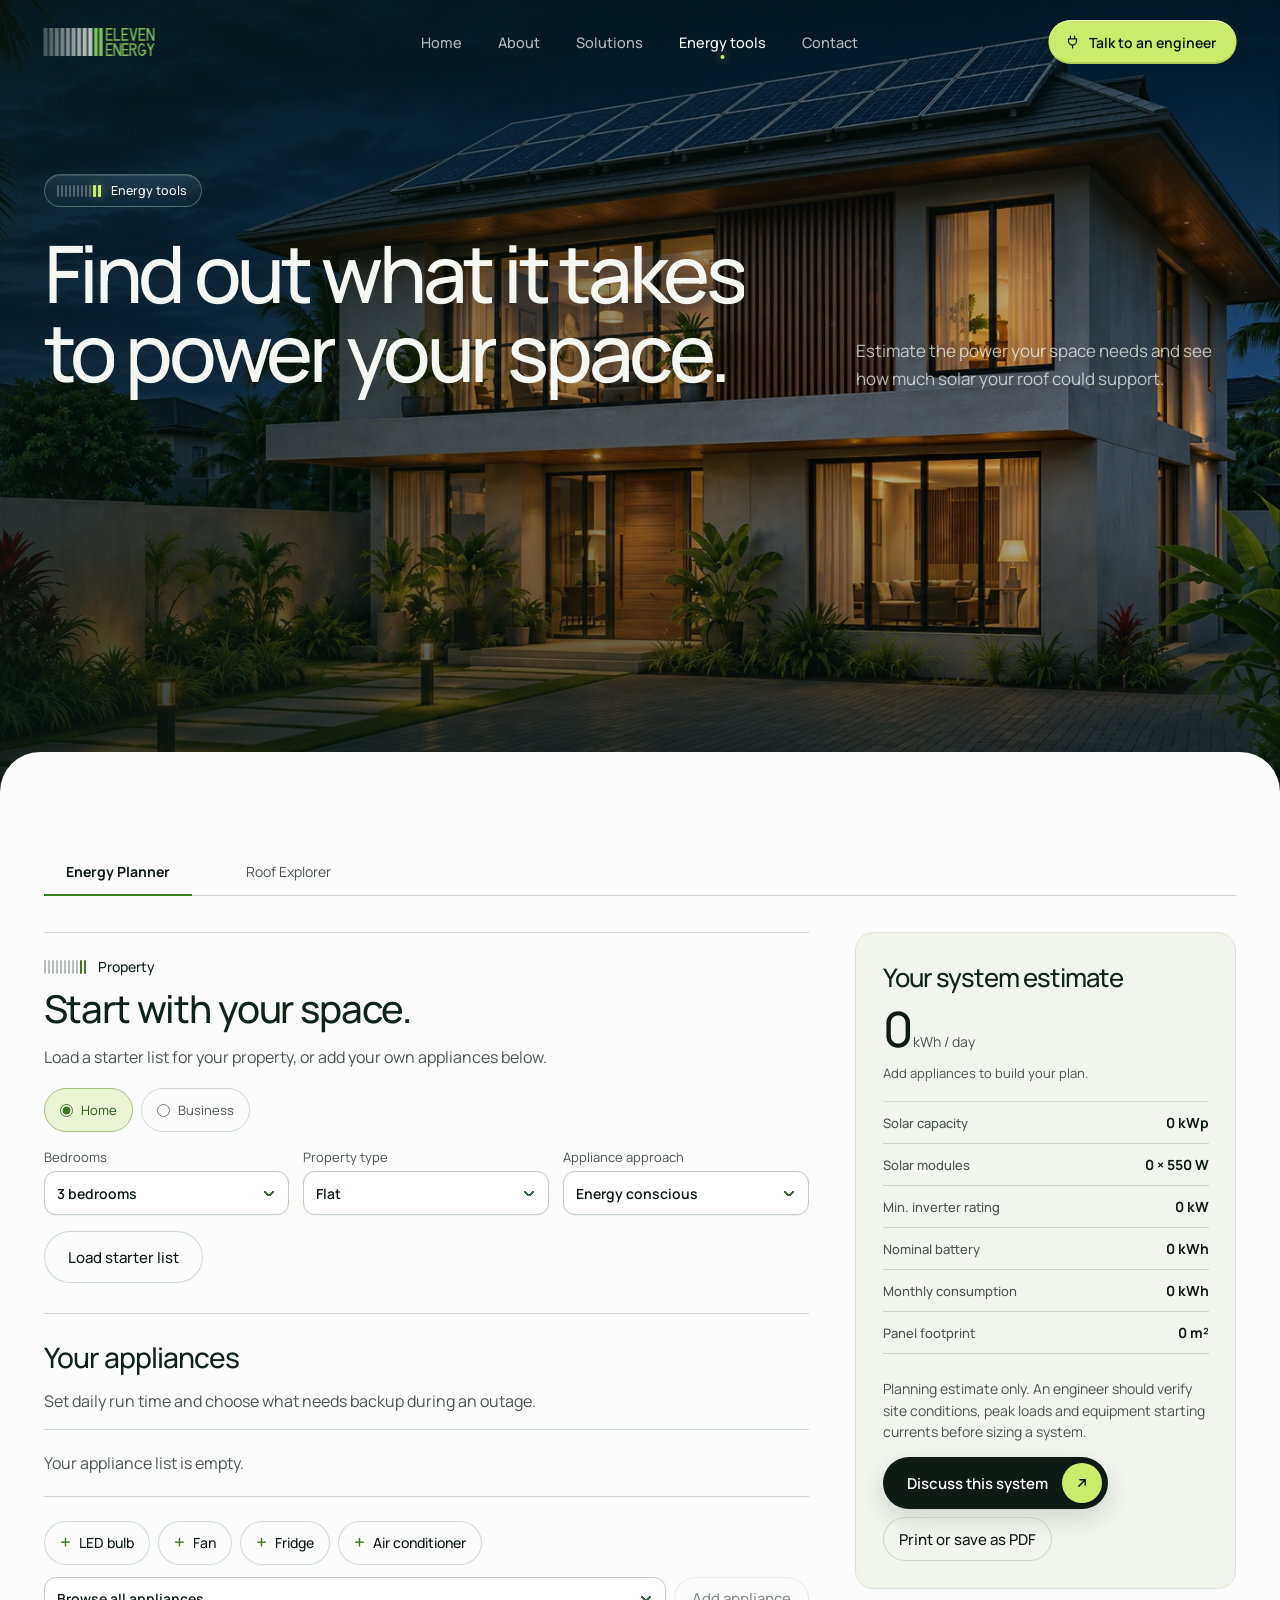
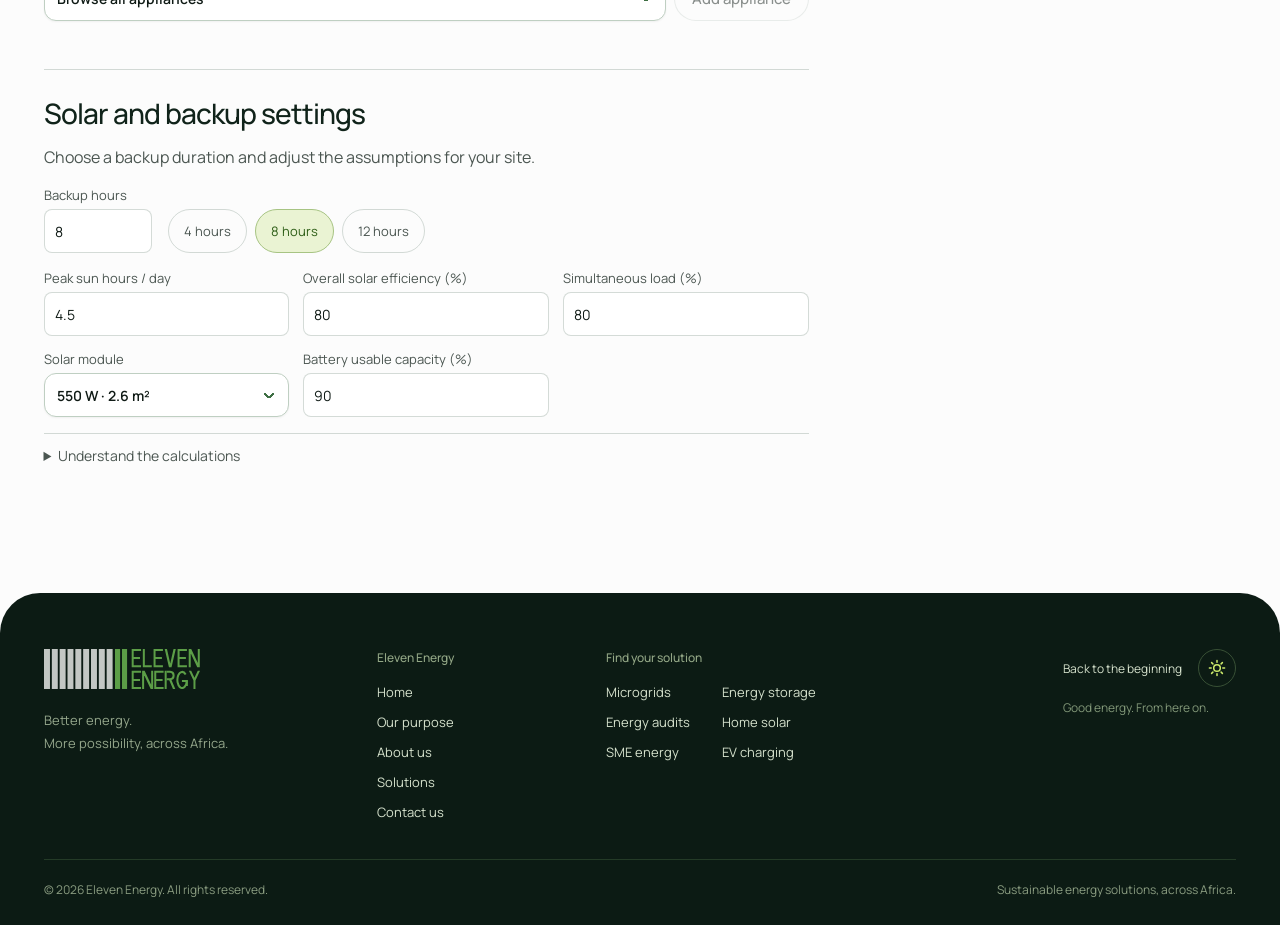
<file: planner.html>
<!doctype html>
<html lang="en">
<head>
  <meta charset="utf-8">
  <meta name="viewport" content="width=device-width, initial-scale=1">
  <title>Energy Tools · Eleven Energy</title>
  <meta name="description" content="Plan your electricity use and backup power, or explore your roof’s solar potential with Eleven Energy.">
  <link rel="icon" href="assets/favicon.svg" type="image/svg+xml">
  <link rel="preconnect" href="https://fonts.googleapis.com">
  <link rel="preconnect" href="https://fonts.gstatic.com" crossorigin>
  <link href="https://fonts.googleapis.com/css2?family=Manrope:wght@400;500;600;700&display=swap" rel="stylesheet">
  <link rel="stylesheet" href="styles.css">
  <link rel="stylesheet" href="planner.css?v=17">
</head>
<body class="sub">

  <!-- Icons: one stroke family on a 20px grid -->
  <svg width="0" height="0" style="position:absolute" aria-hidden="true">
    <defs>
      <symbol id="i-sun" viewBox="0 0 20 20"><circle cx="10" cy="10" r="3.3" fill="none" stroke="currentColor" stroke-width="1.5"/><path d="M10 2.4v1.8M10 15.8v1.8M2.4 10h1.8M15.8 10h1.8M4.6 4.6l1.3 1.3M14.1 14.1l1.3 1.3M4.6 15.4l1.3-1.3M14.1 5.9l1.3-1.3" fill="none" stroke="currentColor" stroke-width="1.5" stroke-linecap="round"/></symbol>
      <symbol id="i-battery" viewBox="0 0 20 20"><rect x="2.6" y="5.8" width="13" height="8.4" rx="2.2" fill="none" stroke="currentColor" stroke-width="1.5"/><path d="M17.6 8.7v2.6M5.6 8.6v2.8M8.2 8.6v2.8M10.8 8.6v2.8" stroke="currentColor" stroke-width="1.5" stroke-linecap="round"/></symbol>
      <symbol id="i-home" viewBox="0 0 20 20"><path d="M3 9 10 3.2 17 9v7.8a.8.8 0 0 1-.8.8H3.8a.8.8 0 0 1-.8-.8V9Z M8 17.6v-5h4v5" fill="none" stroke="currentColor" stroke-width="1.5" stroke-linejoin="round"/></symbol>
      <symbol id="i-plug" viewBox="0 0 20 20"><path d="M7.4 2.6v3.6M12.6 2.6v3.6M5 6.2h10v2.6a5 5 0 0 1-10 0V6.2ZM10 13.8v3.6" fill="none" stroke="currentColor" stroke-width="1.5" stroke-linecap="round" stroke-linejoin="round"/></symbol>
      <symbol id="i-grid" viewBox="0 0 20 20"><circle cx="10" cy="4.6" r="2" fill="none" stroke="currentColor" stroke-width="1.5"/><circle cx="4.4" cy="15" r="2" fill="none" stroke="currentColor" stroke-width="1.5"/><circle cx="15.6" cy="15" r="2" fill="none" stroke="currentColor" stroke-width="1.5"/><path d="M9 6.4 5.4 13.2M11 6.4l3.6 6.8M6.4 15h7.2" fill="none" stroke="currentColor" stroke-width="1.5" stroke-linecap="round"/></symbol>
      <symbol id="i-building" viewBox="0 0 20 20"><path d="M3.4 17.4V5.2l6.4-2.6v14.8M9.8 7.4h6.8v10M2.2 17.4h15.6M6 7.6v.01M6 10.4v.01M6 13.2v.01M13 10.4v.01M13 13.2v.01" fill="none" stroke="currentColor" stroke-width="1.5" stroke-linecap="round" stroke-linejoin="round"/></symbol>
      <symbol id="i-clipboard" viewBox="0 0 20 20"><rect x="4" y="3.6" width="12" height="14" rx="2.2" fill="none" stroke="currentColor" stroke-width="1.5"/><path d="M7.4 3.6V2.4h5.2v1.2M7 9.2h6M7 12.4h3.8" fill="none" stroke="currentColor" stroke-width="1.5" stroke-linecap="round"/></symbol>
      <symbol id="i-store" viewBox="0 0 20 20"><path d="M3 7.6 4.4 3h11.2L17 7.6M3 7.6h14M3 7.6a2.3 2.3 0 0 0 4.66 0 2.33 2.33 0 0 0 4.67 0A2.33 2.33 0 0 0 17 7.6M4.2 10v7.4h11.6V10M8.2 17.4v-4h3.6v4" fill="none" stroke="currentColor" stroke-width="1.5" stroke-linecap="round" stroke-linejoin="round"/></symbol>
      <symbol id="i-arrow" viewBox="0 0 20 20"><path d="M6 14 14 6M7.4 6H14v6.6" fill="none" stroke="currentColor" stroke-width="1.7" stroke-linecap="round" stroke-linejoin="round"/></symbol>
      <symbol id="i-chevron" viewBox="0 0 20 20"><path d="m6 8 4 4 4-4" fill="none" stroke="currentColor" stroke-width="1.6" stroke-linecap="round" stroke-linejoin="round"/></symbol>
      <symbol id="i-close" viewBox="0 0 20 20"><path d="m5.5 5.5 9 9M14.5 5.5l-9 9" fill="none" stroke="currentColor" stroke-width="1.6" stroke-linecap="round"/></symbol>
      <symbol id="i-menu" viewBox="0 0 20 20"><path d="M4 7.5h12M4 12.5h8" fill="none" stroke="currentColor" stroke-width="1.6" stroke-linecap="round"/></symbol>
      <symbol id="i-phone" viewBox="0 0 20 20"><path d="M6.2 2.8H4.4a1.4 1.4 0 0 0-1.4 1.5c.6 7 5.7 12.1 12.7 12.7a1.4 1.4 0 0 0 1.5-1.4v-1.8a1 1 0 0 0-.7-1l-2.6-.9a1 1 0 0 0-1.1.3l-1 1.2a10 10 0 0 1-4.6-4.6l1.2-1a1 1 0 0 0 .3-1.1l-.9-2.6a1 1 0 0 0-1-.7Z" fill="none" stroke="currentColor" stroke-width="1.5" stroke-linejoin="round"/></symbol>
      <symbol id="i-chat" viewBox="0 0 20 20"><path d="M10 3.2a6.8 6.8 0 0 0-5.9 10.2L3.2 16.8l3.5-.9A6.8 6.8 0 1 0 10 3.2Z" fill="none" stroke="currentColor" stroke-width="1.5" stroke-linejoin="round"/><path d="M7.6 8.4c.3 1.6 1.9 3.3 3.8 3.9" fill="none" stroke="currentColor" stroke-width="1.5" stroke-linecap="round"/></symbol>
      <symbol id="i-mail" viewBox="0 0 20 20"><rect x="2.8" y="4.4" width="14.4" height="11.2" rx="2.2" fill="none" stroke="currentColor" stroke-width="1.5"/><path d="m3.6 5.6 6.4 5 6.4-5" fill="none" stroke="currentColor" stroke-width="1.5" stroke-linecap="round" stroke-linejoin="round"/></symbol>
      <symbol id="i-check" viewBox="0 0 20 20"><path d="m4.6 10.4 3.4 3.4 7.4-7.6" fill="none" stroke="currentColor" stroke-width="1.7" stroke-linecap="round" stroke-linejoin="round"/></symbol>
    </defs>
  </svg>

  <!-- ── Navigation ── -->
  <header class="nav" id="nav">
    <div class="bar" id="bar">
      <a class="brand" href="index.html" aria-label="Eleven Energy home"><svg class="logo-mark" viewBox="0 0 183.25 46.20" aria-hidden="true" focusable="false">
    <rect x="0.00" y="0" width="7.0" height="46.20" fill="#E2EAE4" fill-opacity="0.30"/>
    <rect x="9.20" y="0" width="7.0" height="46.20" fill="#E2EAE4" fill-opacity="0.36"/>
    <rect x="18.40" y="0" width="7.0" height="46.20" fill="#E2EAE4" fill-opacity="0.43"/>
    <rect x="27.60" y="0" width="7.0" height="46.20" fill="#E2EAE4" fill-opacity="0.49"/>
    <rect x="36.80" y="0" width="7.0" height="46.20" fill="#E2EAE4" fill-opacity="0.56"/>
    <rect x="46.00" y="0" width="7.0" height="46.20" fill="#E2EAE4" fill-opacity="0.62"/>
    <rect x="55.20" y="0" width="7.0" height="46.20" fill="#E2EAE4" fill-opacity="0.69"/>
    <rect x="64.40" y="0" width="7.0" height="46.20" fill="#E2EAE4" fill-opacity="0.76"/>
    <rect x="73.60" y="0" width="7.0" height="46.20" fill="#E2EAE4" fill-opacity="0.82"/>
    <rect x="83.40" y="0" width="6.0" height="46.20" fill="#7CC35E"/>
    <rect x="91.60" y="0" width="6.0" height="46.20" fill="#7CC35E"/>
    <path fill="#7CC35E" d="M103.00,0.00h2.35v21.00h-2.35zM103.00,0.00h11.00v2.35h-11.00zM103.00,9.32h9.80v2.35h-9.80zM103.00,18.65h11.00v2.35h-11.00zM116.10,0.00h2.35v21.00h-2.35zM116.10,18.65h10.50v2.35h-10.50zM128.70,0.00h2.35v21.00h-2.35zM128.70,0.00h11.00v2.35h-11.00zM128.70,9.32h9.80v2.35h-9.80zM128.70,18.65h11.00v2.35h-11.00zM141.80,0.00 L144.45,0.00 L148.30,16.80 L152.15,0.00 L154.80,0.00 L149.82,21.00 L146.77,21.00zM156.90,0.00h2.35v21.00h-2.35zM156.90,0.00h11.00v2.35h-11.00zM156.90,9.32h9.80v2.35h-9.80zM156.90,18.65h11.00v2.35h-11.00zM170.00,0.00h2.35v21.00h-2.35zM180.65,0.00h2.35v21.00h-2.35zM170.00,0.00 L172.95,0.00 L183.00,21.00 L180.05,21.00zM103.00,25.20h2.35v21.00h-2.35zM103.00,25.20h11.00v2.35h-11.00zM103.00,34.53h9.80v2.35h-9.80zM103.00,43.85h11.00v2.35h-11.00zM115.25,25.20h2.35v21.00h-2.35zM125.90,25.20h2.35v21.00h-2.35zM115.25,25.20 L118.20,25.20 L128.25,46.20 L125.30,46.20zM129.50,25.20h2.35v21.00h-2.35zM129.50,25.20h11.00v2.35h-11.00zM129.50,34.53h9.80v2.35h-9.80zM129.50,43.85h11.00v2.35h-11.00zM141.75,25.20h2.35v21.00h-2.35zM147.00,35.92 L149.75,35.92 L154.25,46.20 L151.50,46.20zM166.65,35.90h2.35v6.71h-2.35zM162.05,35.90h6.95v2.35h-6.95zM170.25,25.20 L172.90,25.20 L176.75,33.10 L180.60,25.20 L183.25,25.20 L177.93,36.30 L177.93,46.20 L175.57,46.20 L175.57,36.30z"/>
    <path fill="none" stroke="#7CC35E" stroke-width="2.35" stroke-linejoin="miter" d="M144.10,26.38 H148.19 A4.29,4.29 0 0 1 148.19,34.95 H144.10 M166.39,29.46 A5.58,9.32 0 1 0 167.82,36.70"/>
  </svg></a>

      <nav class="links" id="dock" aria-label="Primary">
        <span class="lens" id="lens" aria-hidden="true"></span>
        <a href="index.html" class="dock-link">Home</a>
        <a href="about.html" class="dock-link">About</a>
        <a href="solutions.html" class="dock-link">Solutions</a>
        <a href="planner.html" class="dock-link is-active" aria-current="page">Energy tools</a>
        <button class="dock-link" type="button" data-open-modal="contact">Contact</button>
      </nav>

      <div class="nav-end">
        <button class="plug-btn" type="button" data-open-modal="contact"><span class="plug-ico"><svg class="ico ico-16"><use href="#i-plug"/></svg></span><span class="plug-label">Talk to an engineer</span></button>
        <button class="burger" type="button" id="burger" aria-label="Open menu" aria-expanded="false"><svg class="ico"><use href="#i-menu"/></svg></button>
      </div>
    </div>
  </header>

  <main>
    <section class="ph ph--top planner-hero" id="top" aria-labelledby="planner-title">
      <picture class="ph-art">
        <source media="(max-width: 700px) and (orientation: portrait)" srcset="assets/hero-home-lit-portrait.webp">
        <img src="assets/hero-home-lit.webp?v=hd" alt="" fetchpriority="high">
      </picture>
      <div class="ph-shade" aria-hidden="true"></div>
      <div class="ph-copy">
        <div>
          <p class="tag reveal" style="--d:0"><span class="tag-mark" aria-hidden="true"><i></i><i></i><i></i><i></i><i></i><i></i><i></i><i></i><i></i><i></i><i></i></span>Energy tools</p>
          <h1 class="ph-title words" id="planner-title">Find out what it takes to power your space.</h1>
        </div>
        <p class="ph-lede reveal" style="--d:3">Estimate the power your space needs and see how much solar your roof could support.</p>
      </div>
    </section>
    <div class="page planner-page">
      <div class="wrap">
        <div class="energy-tabs" role="tablist" aria-label="Energy tools">
          <button type="button" role="tab" id="planner-tab" aria-controls="planner" aria-selected="true">Energy Planner</button>
          <button type="button" role="tab" id="roof-tab" aria-controls="roof-explorer" aria-selected="false" tabindex="-1">Roof Explorer</button>
        </div>
      </div>
      <div class="wrap planner-workbench" id="planner" role="tabpanel" aria-labelledby="planner-tab">
        <div class="planner-steps">
          <section class="planner-pick" aria-labelledby="pick-title">
            <div class="planner-section-head">
              <p class="purpose-eyebrow"><span class="about-bars" aria-hidden="true"><i></i><i></i><i></i><i></i><i></i><i></i><i></i><i></i><i></i><i></i><i></i></span>Property</p>
              <h2 class="ab-statement" id="pick-title">Start with your space.</h2>
              <p class="planner-section-copy">Load a starter list for your property, or add your own appliances below.</p>
            </div>
            <fieldset class="planner-property" id="space-type">
              <legend class="visually-hidden">Property use</legend>
              <label><input type="radio" name="space-type" value="home" checked> Home</label>
              <label><input type="radio" name="space-type" value="business"> Business</label>
            </fieldset>
            <div class="planner-fields">
              <label><span id="size-label">Bedrooms</span><select id="space-size"><option value="1">1 bedroom</option><option value="2">2 bedrooms</option><option value="3" selected>3 bedrooms</option><option value="4">4 or more bedrooms</option></select></label>
              <label>Property type<select id="property-type"><option value="flat">Flat</option><option value="house">House</option></select></label>
              <label>Appliance approach<select id="space-profile"><option value="efficient">Energy conscious</option><option value="standard">Standard appliances</option></select></label>
            </div>
            <button class="btn-line" id="use-template" type="button">Load starter list</button>
          </section>

          <section class="planner-appliance-list" aria-labelledby="appliances-title">
            <div class="planner-list-head">
              <h2 id="appliances-title" class="sx-name" tabindex="-1">Your appliances <span id="planner-count"></span></h2>
              <button class="planner-text-button" id="clear-appliances" type="button" hidden>Clear list</button>
            </div>
            <p class="planner-section-copy">Set daily run time and choose what needs backup during an outage.</p>
            <p class="planner-feedback" id="planner-feedback" role="status"></p>
            <p class="planner-empty" id="planner-empty">Your appliance list is empty.</p>
            <div id="planner-appliances"></div>
            <div class="planner-quick-add" role="group" aria-label="Add a common appliance">
              <button class="btn-line" type="button" data-add-appliance="led"><span aria-hidden="true">+</span> LED bulb</button>
              <button class="btn-line" type="button" data-add-appliance="fan"><span aria-hidden="true">+</span> Fan</button>
              <button class="btn-line" type="button" data-add-appliance="fridge"><span aria-hidden="true">+</span> Fridge</button>
              <button class="btn-line" type="button" data-add-appliance="ac"><span aria-hidden="true">+</span> Air conditioner</button>
            </div>
            <div class="planner-catalog-search">
              <label><span class="visually-hidden">Browse appliances</span><select id="catalog-appliance"></select></label>
              <button class="btn-line" id="add-appliance" type="button">Add appliance</button>
            </div>
          </section>

          <section class="planner-settings" aria-labelledby="design-title">
            <h2 class="sx-name" id="design-title">Solar and backup settings</h2>
            <p class="planner-section-copy">Choose a backup duration and adjust the assumptions for your site.</p>
            <div id="planner-assumptions">
              <div class="planner-backup-settings">
                <label>Backup hours<input type="number" name="backup" min="0" max="24" step="0.5" value="8"></label>
                <div class="planner-presets" role="group" aria-label="Backup duration presets">
                  <button type="button" data-backup-hours="4" aria-pressed="false">4 hours</button>
                  <button type="button" data-backup-hours="8" aria-pressed="true">8 hours</button>
                  <button type="button" data-backup-hours="12" aria-pressed="false">12 hours</button>
                </div>
              </div>
              <div class="planner-fields">
                <label>Peak sun hours / day<input type="number" name="sun" min="0.1" max="24" step="0.1" value="4.5"></label>
                <label>Overall solar efficiency (%)<input type="number" name="solar" min="1" max="100" value="80"></label>
                <label>Simultaneous load (%)<input type="number" name="simultaneous" min="1" max="100" value="80"></label>
                <label>Solar module<select name="module"><option value="400">400 W · 2.0 m²</option><option value="550" selected>550 W · 2.6 m²</option><option value="650">650 W · 3.1 m²</option></select></label>
                <label>Battery usable capacity (%)<input type="number" name="usable" min="1" max="100" value="90"></label>
              </div>
            </div>
            <details class="planner-method">
              <summary>Understand the calculations</summary>
              <ul>
                <li>Daily use is watts × quantity × hours × duty cycle, converted to kWh.</li>
                <li>Solar capacity divides daily use by peak sun hours and system efficiency, then rounds up to whole panels.</li>
                <li>The inverter estimate applies the simultaneous load percentage to connected power.</li>
                <li>The battery estimate covers selected backup loads for the lesser of backup hours and daily run time, adjusted for usable battery capacity.</li>
              </ul>
            </details>
            <a class="btn-line planner-estimate-link" href="#planner-estimate">See your estimate</a>
          </section>
        </div>

        <aside class="planner-estimate" id="planner-estimate" aria-labelledby="blueprint-title">
          <div class="planner-estimate-head">
            <h2 class="sx-name" id="blueprint-title">Your system estimate</h2>
            <p class="planner-live" aria-live="polite"><output id="planner-live-total">0</output> <span>kWh / day</span></p>
            <p id="result-note">Add appliances to build your plan.</p>
          </div>
          <div class="planner-blueprint">
            <dl class="ab-facts">
              <div><dt>Solar capacity</dt><dd id="result-solar">0 kWp</dd></div>
              <div><dt>Solar modules</dt><dd id="result-panels">0 × 550 W</dd></div>
              <div><dt>Min. inverter rating</dt><dd id="result-inverter">0 kW</dd></div>
              <div><dt>Nominal battery</dt><dd id="result-battery">0 kWh</dd></div>
              <div><dt>Monthly consumption</dt><dd id="result-monthly">0 kWh</dd></div>
              <div><dt>Panel footprint</dt><dd id="result-area">0 m²</dd></div>
            </dl>
          </div>
          <p class="planner-help">Planning estimate only. An engineer should verify site conditions, peak loads and equipment starting currents before sizing a system.</p>
          <div class="planner-actions">
            <button class="btn-ink" type="button" data-open-modal="audit">Discuss this system<span class="btn-ink-dot"><svg class="ico ico-16" aria-hidden="true"><use href="#i-arrow"/></svg></span></button>
            <button class="btn-line" id="print-blueprint" type="button">Print or save as PDF</button>
          </div>
        </aside>
      </div>
      <div class="wrap planner-workbench roof-explorer" id="roof-explorer" role="tabpanel" aria-labelledby="roof-tab" hidden>
        <header class="roof-intro">
          <h2 class="ab-statement">Find your place in the sun.</h2>
          <p class="planner-section-copy">Find your property and trace a roof face to estimate its solar potential across the year.</p>
        </header>

        <section class="roof-map-section" aria-labelledby="roof-map-title">
          <h3 id="roof-map-title" class="visually-hidden">Find and trace your roof</h3>
          <form class="roof-search" id="roof-search">
            <div class="roof-search-field">
              <label><span class="visually-hidden">Property address or coordinates</span><input id="roof-query" type="search" role="combobox" aria-autocomplete="list" aria-expanded="false" aria-controls="roof-suggestions" autocomplete="off" placeholder="Address, place or latitude, longitude" required></label>
              <ul class="roof-suggestions" id="roof-suggestions" role="listbox" aria-label="Suggested locations" hidden></ul>
              <span id="roof-suggestion-status" class="visually-hidden" role="status"></span>
            </div>
            <button class="btn-ink" type="submit">Find property<span class="btn-ink-dot"><svg class="ico ico-16" aria-hidden="true"><use href="#i-arrow"/></svg></span></button>
          </form>
          <div class="roof-map-meta">
            <p id="roof-location" role="status">Lagos, Nigeria</p>
            <button class="planner-text-button" id="roof-geolocate" type="button">Use my location</button>
          </div>
          <div class="roof-map-wrap">
            <div class="roof-map" id="roof-map" role="region" aria-label="Property map. Exact coordinates can also be entered below."></div>
            <p class="roof-map-status" id="roof-map-status" role="status">Loading map…</p>
          </div>
          <div class="roof-map-toolbar">
            <div class="roof-map-actions">
              <button class="btn-line" id="roof-draw" type="button" disabled>Draw roof</button>
              <button class="btn-line" id="roof-finish" type="button" disabled>Finish outline</button>
              <button class="planner-text-button" id="roof-undo" type="button" disabled>Undo point</button>
              <button class="planner-text-button" id="roof-reset" type="button" disabled>Reset roof</button>
            </div>
            <div class="roof-map-switch" role="group" aria-label="Map view">
              <button type="button" data-roof-layer="satellite" aria-pressed="true" disabled>Satellite</button>
              <button type="button" data-roof-layer="street" aria-pressed="false" disabled>Street map</button>
            </div>
          </div>
          <p class="planner-help" id="roof-imagery-detail" role="status" hidden>This area is at the highest available satellite detail. You can also enter exact roof coordinates below.</p>
          <p class="planner-help" id="roof-draw-status" role="status">Zoom in until your roof is visible. Trace one roof face using at least three corners.</p>
          <details class="planner-method roof-coordinates">
            <summary>Enter exact roof coordinates</summary>
            <label for="roof-vertices">Enter one latitude, longitude pair per line for each roof corner.</label>
            <textarea id="roof-vertices" rows="5" spellcheck="false" placeholder="6.52440, 3.37920"></textarea>
            <button class="btn-line" id="roof-apply-coordinates" type="button">Use these corners</button>
          </details>
        </section>

        <section class="roof-settings" aria-labelledby="roof-settings-title">
          <h3 class="sx-name" id="roof-settings-title">Your roof, in detail.</h3>
          <p class="planner-help">Adjust the usable area and system assumptions.</p>
          <p class="roof-footprint"><output id="roof-area">—</output> <span>traced roof footprint</span></p>
          <div id="roof-inputs">
            <label class="roof-area-slider">Usable footprint <output id="roof-usable-percent">65%</output>
              <input type="range" name="usable" min="0" max="100" value="65">
            </label>
            <p class="planner-help">Allow for access, setbacks, and roof obstructions.</p>
            <div class="planner-fields">
              <label>Solar module<select name="module"><option value="400">400 W · 2.0 m²</option><option value="550" selected>550 W · 2.6 m²</option><option value="650">650 W · 3.1 m²</option></select></label>
              <label>Shading loss<select name="shade"><option value="0">None · 0%</option><option value="10" selected>Light · 10%</option><option value="25">Moderate · 25%</option><option value="40">Heavy · 40%</option></select></label>
              <label>Other generation losses (%)<input type="number" name="loss" min="0" max="100" step="any" value="20"></label>
            </div>
          </div>
          <button class="btn-ink" id="roof-analyze" type="button" disabled>Analyze solar potential<span class="btn-ink-dot"><svg class="ico ico-16" aria-hidden="true"><use href="#i-arrow"/></svg></span></button>
          <p class="planner-help" id="roof-analysis-status" role="status">Trace a roof to begin.</p>
        </section>

        <aside class="planner-estimate roof-potential" aria-labelledby="roof-estimate-title">
          <div class="planner-estimate-head">
            <h3 class="sx-name" id="roof-estimate-title">Your roof’s potential</h3>
            <p class="planner-live" aria-live="polite"><output id="roof-annual">—</output> <span>kWh / year</span></p>
          </div>
          <div class="planner-blueprint">
            <dl class="ab-facts">
              <div><dt>Solar capacity</dt><dd id="roof-capacity">—</dd></div>
              <div><dt>Estimated panel count</dt><dd id="roof-panels">—</dd></div>
              <div><dt>Usable footprint</dt><dd id="roof-usable">—</dd></div>
              <div><dt>Mean daily sunlight</dt><dd id="roof-sunlight">—</dd></div>
            </dl>
          </div>
          <div class="planner-actions">
            <button class="btn-ink" type="button" data-open-modal="audit">Discuss this roof<span class="btn-ink-dot"><svg class="ico ico-16" aria-hidden="true"><use href="#i-arrow"/></svg></span></button>
            <button class="btn-line" id="roof-print" type="button" disabled>Print or save as PDF</button>
          </div>
        </aside>

        <section class="roof-season" aria-labelledby="roof-season-title">
          <div class="roof-season-head">
            <h3 class="sx-name" id="roof-season-title">Seasonal solar potential</h3>
            <label><span class="visually-hidden">Chart measurement</span>
              <select id="roof-chart-mode">
                <option value="generation">Generation · kWh/month</option>
                <option value="sunlight">Sunlight · kWh/m²/day</option>
              </select>
            </label>
          </div>
          <p class="planner-help" id="roof-chart-empty">Trace your roof and run the analysis to see monthly sunlight and generation.</p>
          <ol class="roof-chart" id="roof-chart" aria-label="Monthly solar potential" hidden></ol>
          <p class="planner-help roof-chart-value" id="roof-chart-value" role="status" hidden></p>
          <p class="planner-help">Monthly sunlight climatology is provided by NASA POWER. Generation is an estimate based on the selected module and losses.</p>
        </section>

        <details class="planner-method roof-method">
          <summary>What Roof Explorer measures and what an engineer will verify</summary>
          <p class="planner-section-copy">The outline measures horizontal footprint from the traced corners. Panel count is based on usable area rather than a physical module layout. Seasonal generation uses regional sunlight data and your loss settings. An engineer will verify roof slope, orientation, structure, shading, and the actual panel layout.</p>
        </details>
      </div>
    </div>
  </main>

  <!-- ── Footer ── -->
  <div class="page-close">
    <footer class="site-footer" aria-label="Site footer">
      <div class="footer-main">
        <div class="footer-brand"><a href="index.html" aria-label="Eleven Energy home"><img src="assets/eleven-energy-logo.svg" width="183" height="46" alt="Eleven Energy" loading="lazy"></a><p>Better energy.<br>More possibility, across Africa.</p></div>
        <nav class="footer-nav" aria-label="Company"><h3>Eleven Energy</h3><a href="index.html">Home</a><a href="index.html#commitment">Our purpose</a><a href="about.html">About us</a><a href="solutions.html">Solutions</a><button type="button" data-open-modal="contact">Contact us</button></nav>
        <nav class="footer-nav footer-solutions" aria-label="Energy solutions"><h3>Find your solution</h3><div><a href="solutions.html#microgrids">Microgrids</a><a href="solutions.html#storage">Energy storage</a><a href="solutions.html#audits">Energy audits</a><a href="solutions.html#home">Home solar</a><a href="solutions.html#sme">SME energy</a><a href="solutions.html#ev">EV charging</a></div></nav>
        <div class="footer-return"><a href="#top"><span>Back to the beginning</span><span class="footer-return-icon" aria-hidden="true"><svg class="ico"><use href="#i-sun"/></svg></span></a><p>Good energy. From here on.</p></div>
      </div>
      <div class="footer-bottom"><p>© <span id="copyrightYear">2026</span> Eleven Energy. All rights reserved.</p><span>Sustainable energy solutions, across Africa.</span></div>
    </footer>
  </div>

  <!-- ── Mobile menu ── -->
  <div class="sheet" id="sheet" hidden>
    <div class="sheet-head">
      <span class="brand"><svg class="logo-mark" viewBox="0 0 183.25 46.20" aria-hidden="true" focusable="false">
      <rect x="0.00" y="0" width="7.0" height="46.20" fill="#E2EAE4" fill-opacity="0.30"/>
      <rect x="9.20" y="0" width="7.0" height="46.20" fill="#E2EAE4" fill-opacity="0.36"/>
      <rect x="18.40" y="0" width="7.0" height="46.20" fill="#E2EAE4" fill-opacity="0.43"/>
      <rect x="27.60" y="0" width="7.0" height="46.20" fill="#E2EAE4" fill-opacity="0.49"/>
      <rect x="36.80" y="0" width="7.0" height="46.20" fill="#E2EAE4" fill-opacity="0.56"/>
      <rect x="46.00" y="0" width="7.0" height="46.20" fill="#E2EAE4" fill-opacity="0.62"/>
      <rect x="55.20" y="0" width="7.0" height="46.20" fill="#E2EAE4" fill-opacity="0.69"/>
      <rect x="64.40" y="0" width="7.0" height="46.20" fill="#E2EAE4" fill-opacity="0.76"/>
      <rect x="73.60" y="0" width="7.0" height="46.20" fill="#E2EAE4" fill-opacity="0.82"/>
      <rect x="83.40" y="0" width="6.0" height="46.20" fill="#7CC35E"/>
      <rect x="91.60" y="0" width="6.0" height="46.20" fill="#7CC35E"/>
      <path fill="#7CC35E" d="M103.00,0.00h2.35v21.00h-2.35zM103.00,0.00h11.00v2.35h-11.00zM103.00,9.32h9.80v2.35h-9.80zM103.00,18.65h11.00v2.35h-11.00zM116.10,0.00h2.35v21.00h-2.35zM116.10,18.65h10.50v2.35h-10.50zM128.70,0.00h2.35v21.00h-2.35zM128.70,0.00h11.00v2.35h-11.00zM128.70,9.32h9.80v2.35h-9.80zM128.70,18.65h11.00v2.35h-11.00zM141.80,0.00 L144.45,0.00 L148.30,16.80 L152.15,0.00 L154.80,0.00 L149.82,21.00 L146.77,21.00zM156.90,0.00h2.35v21.00h-2.35zM156.90,0.00h11.00v2.35h-11.00zM156.90,9.32h9.80v2.35h-9.80zM156.90,18.65h11.00v2.35h-11.00zM170.00,0.00h2.35v21.00h-2.35zM180.65,0.00h2.35v21.00h-2.35zM170.00,0.00 L172.95,0.00 L183.00,21.00 L180.05,21.00zM103.00,25.20h2.35v21.00h-2.35zM103.00,25.20h11.00v2.35h-11.00zM103.00,34.53h9.80v2.35h-9.80zM103.00,43.85h11.00v2.35h-11.00zM115.25,25.20h2.35v21.00h-2.35zM125.90,25.20h2.35v21.00h-2.35zM115.25,25.20 L118.20,25.20 L128.25,46.20 L125.30,46.20zM129.50,25.20h2.35v21.00h-2.35zM129.50,25.20h11.00v2.35h-11.00zM129.50,34.53h9.80v2.35h-9.80zM129.50,43.85h11.00v2.35h-11.00zM141.75,25.20h2.35v21.00h-2.35zM147.00,35.92 L149.75,35.92 L154.25,46.20 L151.50,46.20zM166.65,35.90h2.35v6.71h-2.35zM162.05,35.90h6.95v2.35h-6.95zM170.25,25.20 L172.90,25.20 L176.75,33.10 L180.60,25.20 L183.25,25.20 L177.93,36.30 L177.93,46.20 L175.57,46.20 L175.57,36.30z"/>
      <path fill="none" stroke="#7CC35E" stroke-width="2.35" stroke-linejoin="miter" d="M144.10,26.38 H148.19 A4.29,4.29 0 0 1 148.19,34.95 H144.10 M166.39,29.46 A5.58,9.32 0 1 0 167.82,36.70"/>
    </svg></span>
      <button class="glass-btn glass-btn-icon" type="button" data-close aria-label="Close menu"><svg class="ico"><use href="#i-close"/></svg></button>
    </div>
    <nav class="sheet-nav" aria-label="Mobile">
      <a href="index.html">Home</a>
      <a href="about.html">About</a>
      <a href="solutions.html">Solutions</a>
      <a href="planner.html" aria-current="page">Energy tools</a>
      <button type="button" data-open-modal="contact">Contact</button>
    </nav>
    <button class="btn-volt btn-block" type="button" data-open-modal="audit">Book an energy audit<span class="btn-volt-dot"><svg class="ico ico-16"><use href="#i-arrow"/></svg></span></button>
  </div>

  <!-- ── Solution drawer ── -->
  <div class="scrim" id="scrim" hidden></div>
  <aside class="drawer" id="drawer" aria-hidden="true" aria-labelledby="drawerTitle" role="dialog" aria-modal="true">
    <div class="drawer-head">
      <span class="drawer-eyebrow" id="drawerEyebrow"></span>
      <button class="glass-btn glass-btn-icon glass-btn-sm" type="button" data-close aria-label="Close"><svg class="ico"><use href="#i-close"/></svg></button>
    </div>
    <div class="drawer-body">
      <div class="drawer-badge" id="drawerBadge"></div>
      <h2 id="drawerTitle"></h2>
      <p class="drawer-lede" id="drawerLede"></p>
      <div class="drawer-stats" id="drawerStats"></div>
      <h3>What we install</h3>
      <ul class="drawer-list" id="drawerList"></ul>
      <h3>Where it works best</h3>
      <div class="drawer-sites" id="drawerSites"></div>
    </div>
    <div class="drawer-foot">
      <button class="btn-volt btn-block" type="button" id="drawerCta"><span>Book an energy audit</span><span class="btn-volt-dot"><svg class="ico ico-16"><use href="#i-arrow"/></svg></span></button>
    </div>
  </aside>

  <!-- ── Get in touch: the same sentence form, in a modal ── -->
  <div class="tmodal" id="talkModal" role="dialog" aria-modal="true" aria-labelledby="tmTitle" aria-hidden="true">
    <div class="tm-card talk-host">
      <div class="tm-head">
        <p class="purpose-eyebrow" id="tmTitle"><span class="about-bars" aria-hidden="true"><i></i><i></i><i></i><i></i><i></i><i></i><i></i><i></i><i></i><i></i><i></i></span>Talk to an engineer</p>
        <button class="tm-close" type="button" data-close aria-label="Close"><svg class="ico" aria-hidden="true"><use href="#i-close"/></svg></button>
      </div>
      <p class="tm-about" hidden><span>Enquiry about</span><b></b></p>
        <form class="talk-form" novalidate>
          <fieldset class="talk-topics">
            <legend>What’s this about?</legend>
            <div class="talk-pills"><label><input type="radio" name="topic" value="project" checked><span>A new site</span></label><label><input type="radio" name="topic" value="audit"><span>An energy audit</span></label><label><input type="radio" name="topic" value="support"><span>A system we have</span></label><label><input type="radio" name="topic" value="partner"><span>Partnerships</span></label><label><input type="radio" name="topic" value="press"><span>Press</span></label><label><input type="radio" name="topic" value="other"><span>Something else</span></label></div>
          </fieldset>
          <p class="talk-sentence">
            Hi, I’m <label class="blank"><span class="visually-hidden">Your name</span><input name="name" type="text" autocomplete="name" placeholder="your name" data-req></label>.
            <span class="talk-part" data-topic="project">We need steady power for a <span class="blank blank-pick" data-pick><button class="pick-btn" type="button" aria-haspopup="listbox" aria-expanded="false" aria-label="What are we powering: business"><span class="pick-val">business</span><svg class="ico ico-16" aria-hidden="true"><use href="#i-chevron"/></svg></button><span class="pick-list" role="listbox" tabindex="-1" aria-label="What are we powering" hidden><span class="pick-opt" role="option" id="tm-pk-p_site-0" data-value="business" aria-selected="true"><span>business</span><svg class="ico ico-16" aria-hidden="true"><use href="#i-check"/></svg></span><span class="pick-opt" role="option" id="tm-pk-p_site-1" data-value="school" aria-selected="false"><span>school</span><svg class="ico ico-16" aria-hidden="true"><use href="#i-check"/></svg></span><span class="pick-opt" role="option" id="tm-pk-p_site-2" data-value="clinic" aria-selected="false"><span>clinic</span><svg class="ico ico-16" aria-hidden="true"><use href="#i-check"/></svg></span><span class="pick-opt" role="option" id="tm-pk-p_site-3" data-value="home" aria-selected="false"><span>home</span><svg class="ico ico-16" aria-hidden="true"><use href="#i-check"/></svg></span><span class="pick-opt" role="option" id="tm-pk-p_site-4" data-value="estate" aria-selected="false"><span>estate</span><svg class="ico ico-16" aria-hidden="true"><use href="#i-check"/></svg></span><span class="pick-opt" role="option" id="tm-pk-p_site-5" data-value="community" aria-selected="false"><span>community</span><svg class="ico ico-16" aria-hidden="true"><use href="#i-check"/></svg></span></span><input type="hidden" name="p_site" value="business"></span> in <label class="blank"><span class="visually-hidden">Where is the site</span><input name="p_loc" type="text" placeholder="town or city" data-req></label>, and the trouble is <label class="blank"><span class="visually-hidden">What keeps going wrong (optional)</span><input name="p_note" type="text" placeholder="the grid drops every evening"></label>.</span>
            <span class="talk-part" data-topic="audit" hidden>I’d like an engineer to audit our <span class="blank blank-pick" data-pick><button class="pick-btn" type="button" aria-haspopup="listbox" aria-expanded="false" aria-label="What should we audit: factory"><span class="pick-val">factory</span><svg class="ico ico-16" aria-hidden="true"><use href="#i-chevron"/></svg></button><span class="pick-list" role="listbox" tabindex="-1" aria-label="What should we audit" hidden><span class="pick-opt" role="option" id="tm-pk-a_site-0" data-value="factory" aria-selected="true"><span>factory</span><svg class="ico ico-16" aria-hidden="true"><use href="#i-check"/></svg></span><span class="pick-opt" role="option" id="tm-pk-a_site-1" data-value="office" aria-selected="false"><span>office</span><svg class="ico ico-16" aria-hidden="true"><use href="#i-check"/></svg></span><span class="pick-opt" role="option" id="tm-pk-a_site-2" data-value="school" aria-selected="false"><span>school</span><svg class="ico ico-16" aria-hidden="true"><use href="#i-check"/></svg></span><span class="pick-opt" role="option" id="tm-pk-a_site-3" data-value="clinic" aria-selected="false"><span>clinic</span><svg class="ico ico-16" aria-hidden="true"><use href="#i-check"/></svg></span><span class="pick-opt" role="option" id="tm-pk-a_site-4" data-value="hotel" aria-selected="false"><span>hotel</span><svg class="ico ico-16" aria-hidden="true"><use href="#i-check"/></svg></span><span class="pick-opt" role="option" id="tm-pk-a_site-5" data-value="home" aria-selected="false"><span>home</span><svg class="ico ico-16" aria-hidden="true"><use href="#i-check"/></svg></span></span><input type="hidden" name="a_site" value="factory"></span> in <label class="blank"><span class="visually-hidden">Where is the site</span><input name="a_loc" type="text" placeholder="town or city" data-req></label>. The best time to visit is <label class="blank"><span class="visually-hidden">Best time to visit (optional)</span><input name="a_when" type="text" placeholder="any weekday next month"></label>.</span>
            <span class="talk-part" data-topic="support" hidden>We have an Eleven Energy system at <label class="blank"><span class="visually-hidden">Which site</span><input name="s_site" type="text" placeholder="site name or address" data-req></label>, and since <label class="blank"><span class="visually-hidden">Since when (optional)</span><input name="s_since" type="text" placeholder="Tuesday"></label> it’s been <label class="blank"><span class="visually-hidden">What is happening</span><input name="s_issue" type="text" placeholder="showing a battery fault" data-req></label>.</span>
            <span class="talk-part" data-topic="partner" hidden>I’m with <label class="blank"><span class="visually-hidden">Your organisation</span><input name="r_org" type="text" placeholder="organisation" data-req></label>, and we’d like to work with you on <label class="blank"><span class="visually-hidden">What you have in mind</span><input name="r_idea" type="text" placeholder="solar for 40 clinics" data-req></label>.</span>
            <span class="talk-part" data-topic="press" hidden>I write for <label class="blank"><span class="visually-hidden">Publication</span><input name="m_pub" type="text" placeholder="publication" data-req></label> and I’m working on <label class="blank"><span class="visually-hidden">The story</span><input name="m_story" type="text" placeholder="a story on rural solar" data-req></label>. My deadline is <label class="blank"><span class="visually-hidden">Deadline (optional)</span><input name="m_when" type="text" placeholder="Friday"></label>.</span>
            <span class="talk-part" data-topic="other" hidden>I have a question about <label class="blank"><span class="visually-hidden">Your question</span><input name="o_q" type="text" placeholder="anything at all" data-req></label>.</span>
            Reach me on <label class="blank"><span class="visually-hidden">Phone or email</span><input name="reach" type="text" autocomplete="tel" placeholder="phone or email" data-req></label>.
          </p>
          <input type="hidden" name="interest" value="">
          <div class="talk-send">
            <button class="btn-ink" type="submit"><span class="talk-submit">Send to an engineer</span><span class="btn-ink-dot"><svg class="ico ico-16" aria-hidden="true"><use href="#i-arrow"/></svg></span></button>
            <p class="talk-err" role="alert" hidden>Fill in the underlined gaps so we know who to call back.</p>
          </div>
          <div class="talk-done" hidden>
            <p class="talk-sentence talk-done-text"></p>
            <button class="talk-again" type="button">Write another message</button>
          </div>
        </form>
      <div class="tm-foot">
        <div class="tm-who"><span class="talk-who-team">Goes to an engineer</span><p class="talk-who-text">An engineer, not a sales rep. They’ll reply within one working day.</p></div>
        <ul class="tm-lines">
          <li><svg class="ico ico-16" aria-hidden="true"><use href="#i-phone"/></svg><a href="tel:+2349010001111">+234 901 000 1111</a></li>
          <li><svg class="ico ico-16" aria-hidden="true"><use href="#i-chat"/></svg><a href="https://wa.me/2349010001111" target="_blank" rel="noopener">WhatsApp</a></li>
          <li><svg class="ico ico-16" aria-hidden="true"><use href="#i-mail"/></svg><a href="mailto:hello@elevenenergy.com">hello@elevenenergy.com</a></li>
        </ul>
      </div>
    </div>
  </div>

  <script src="script.js"></script>
  <script src="planner.js?v=9"></script>
  <script src="roof-explorer.js?v=5"></script>
</body>
</html>
</file>
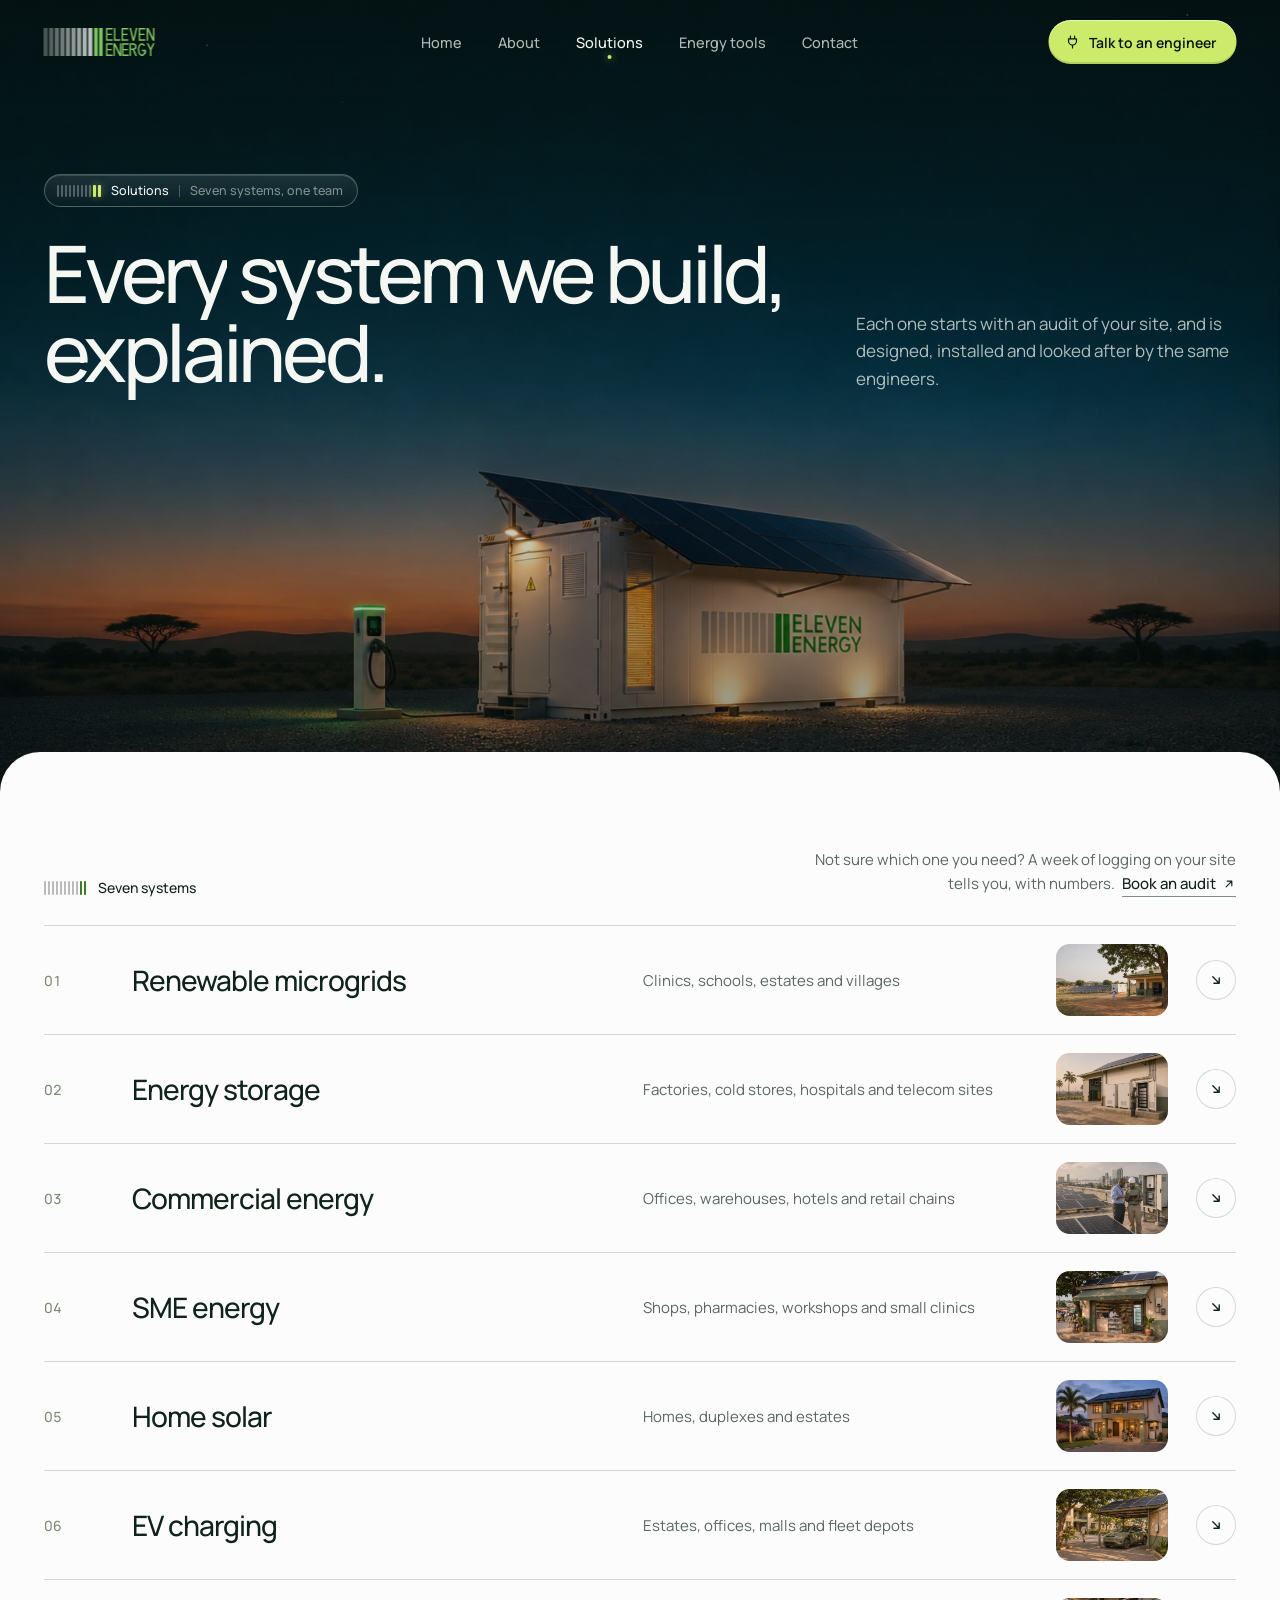
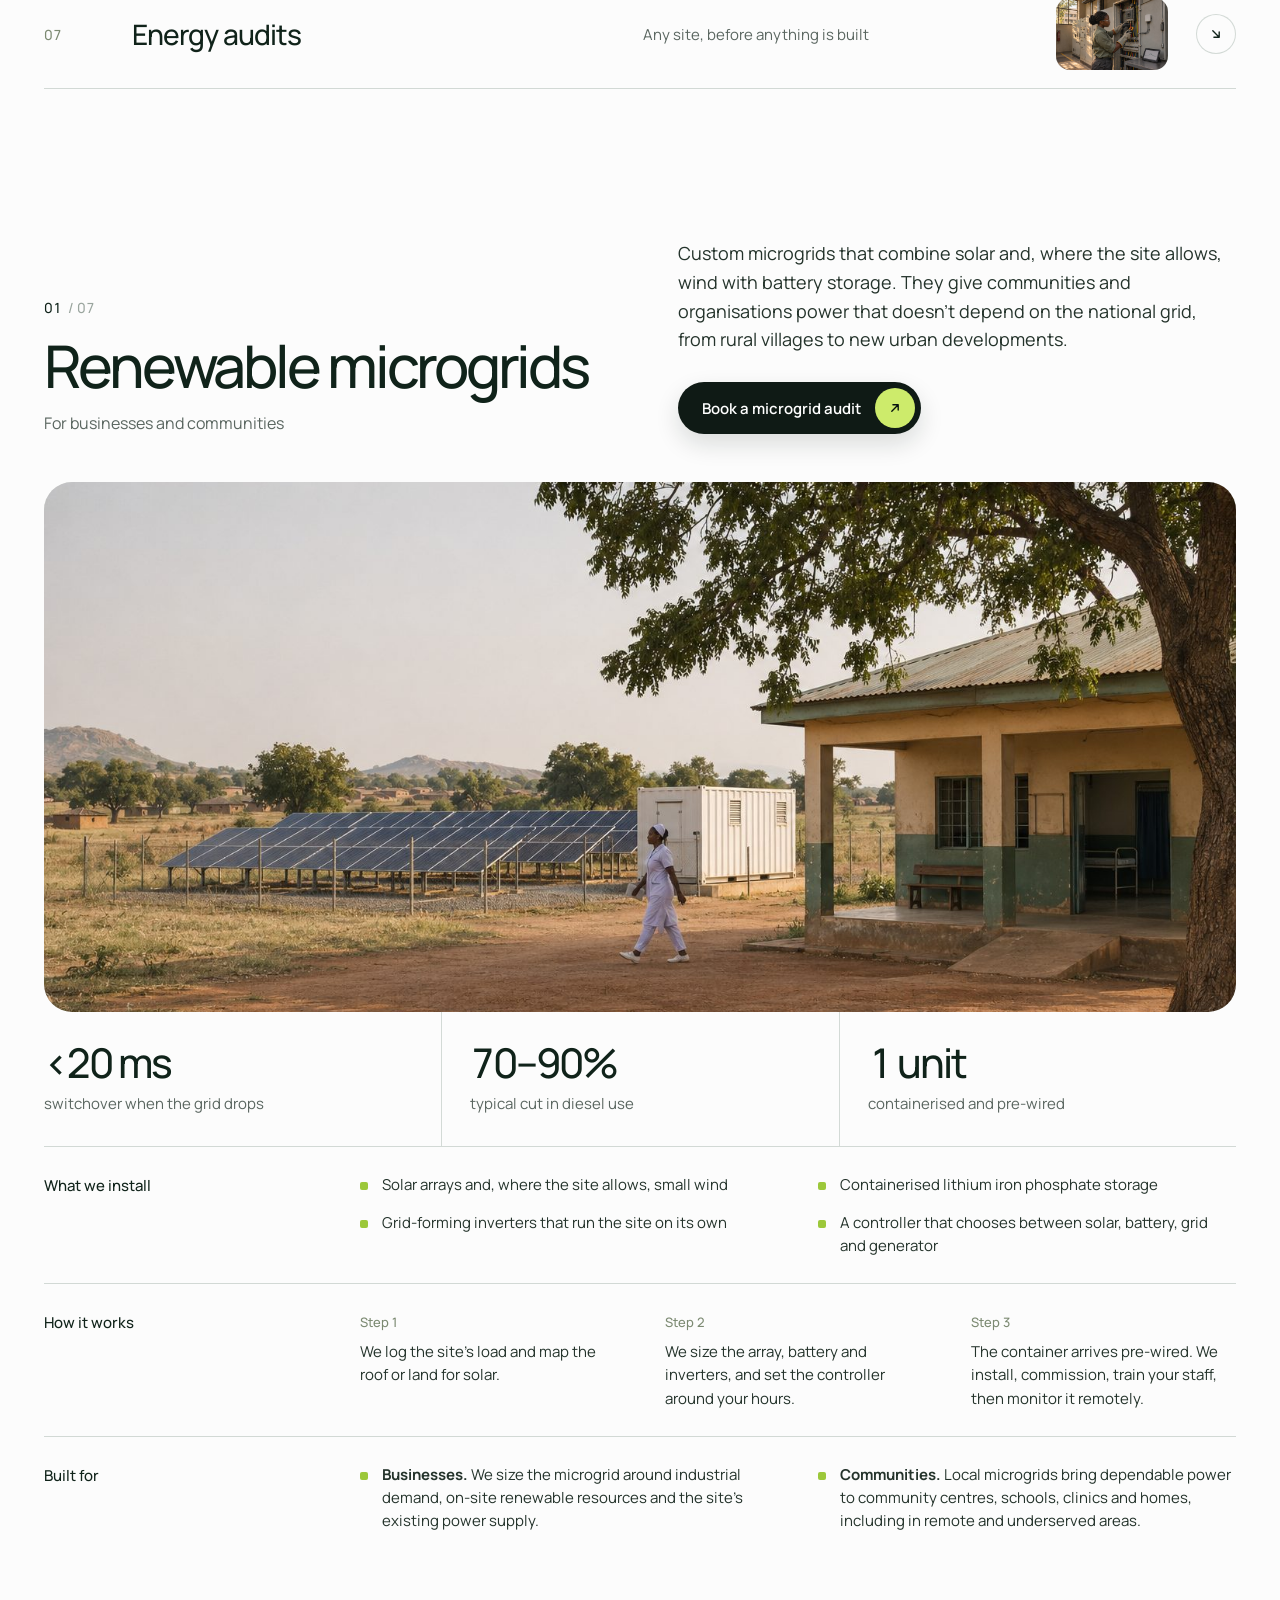
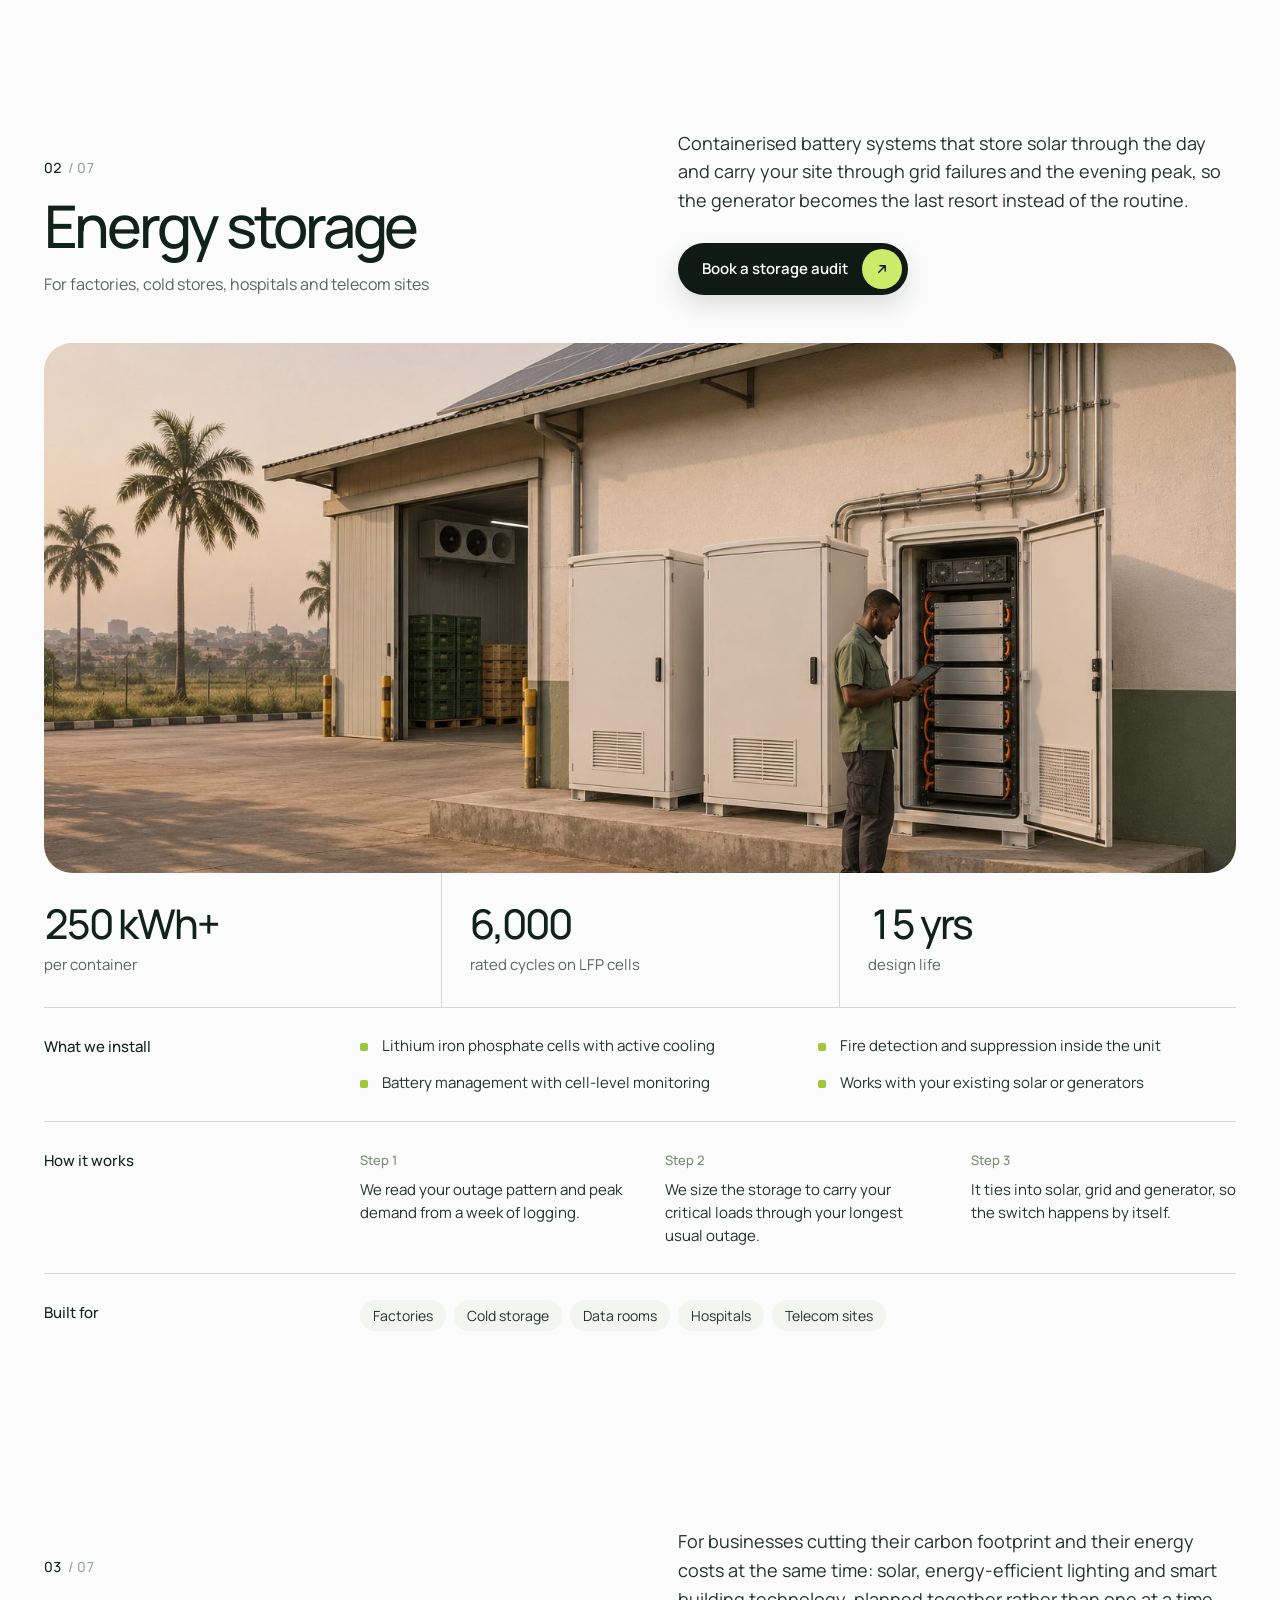
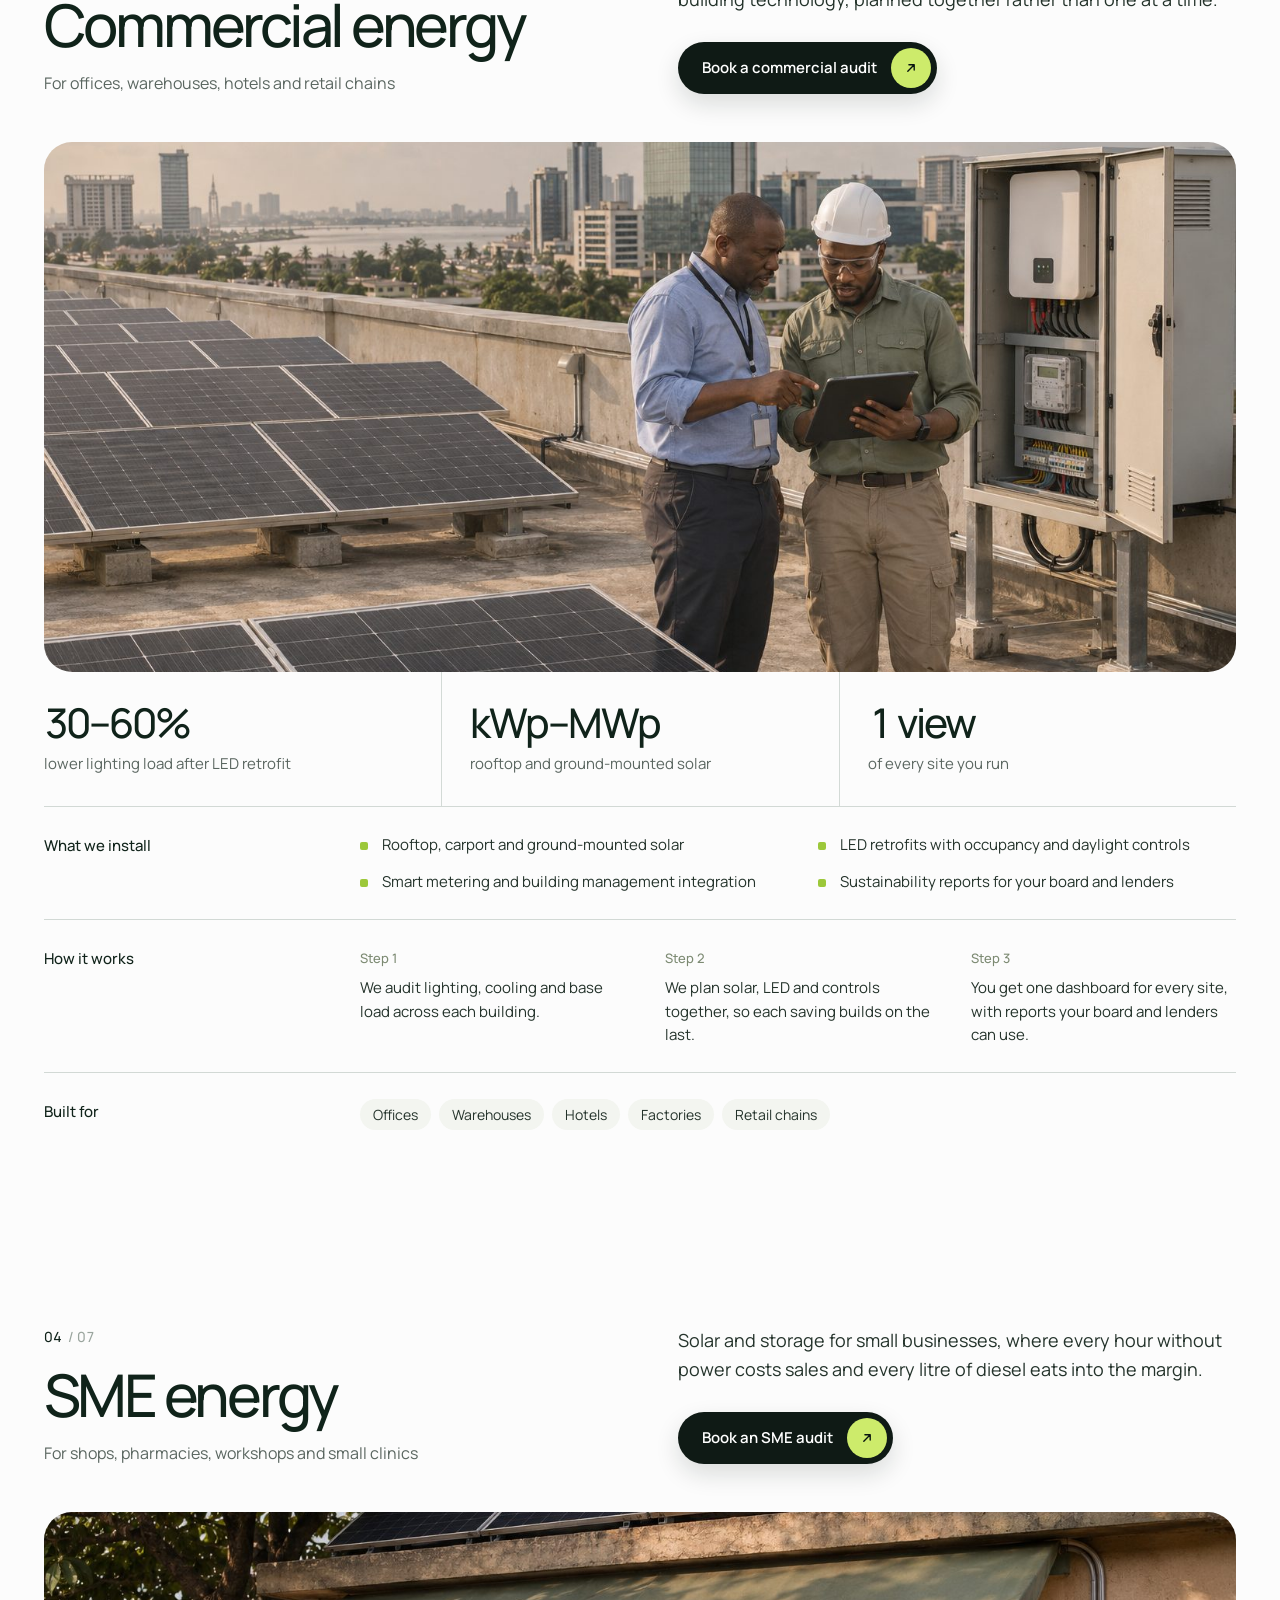
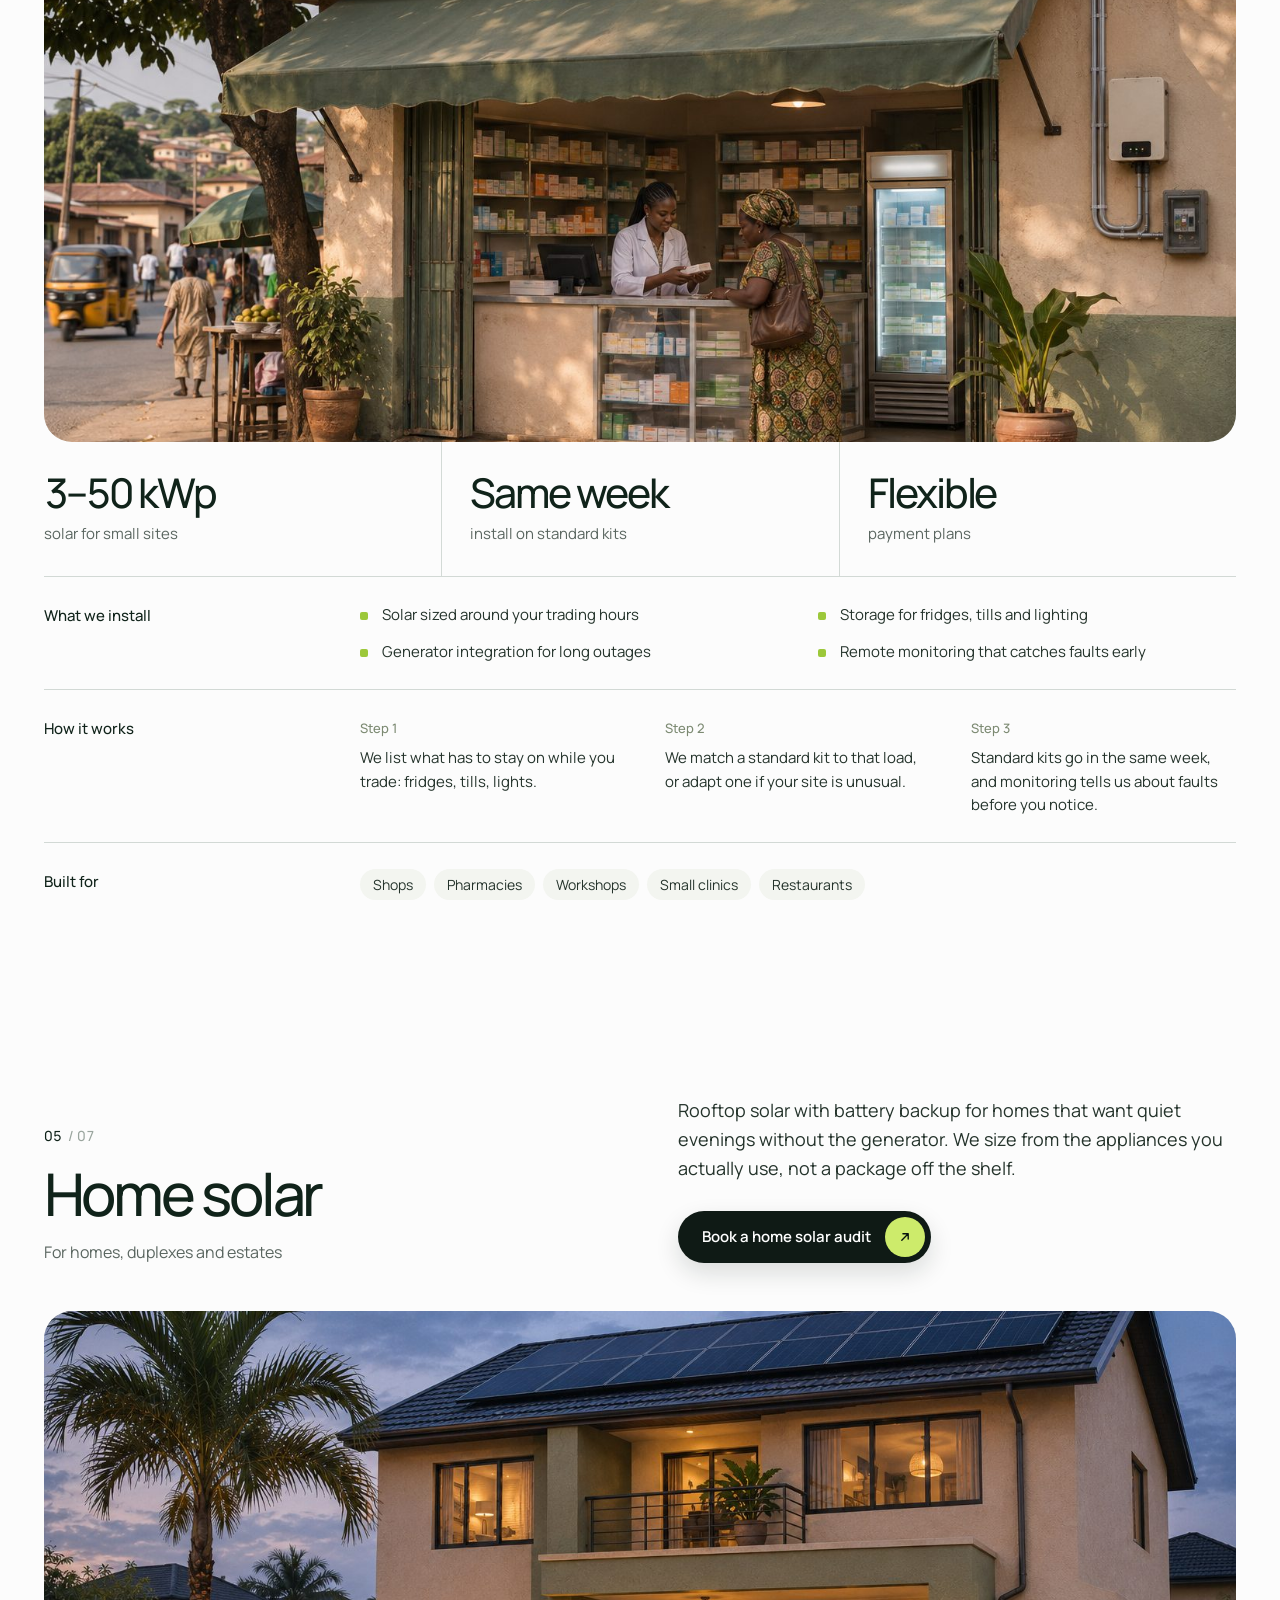
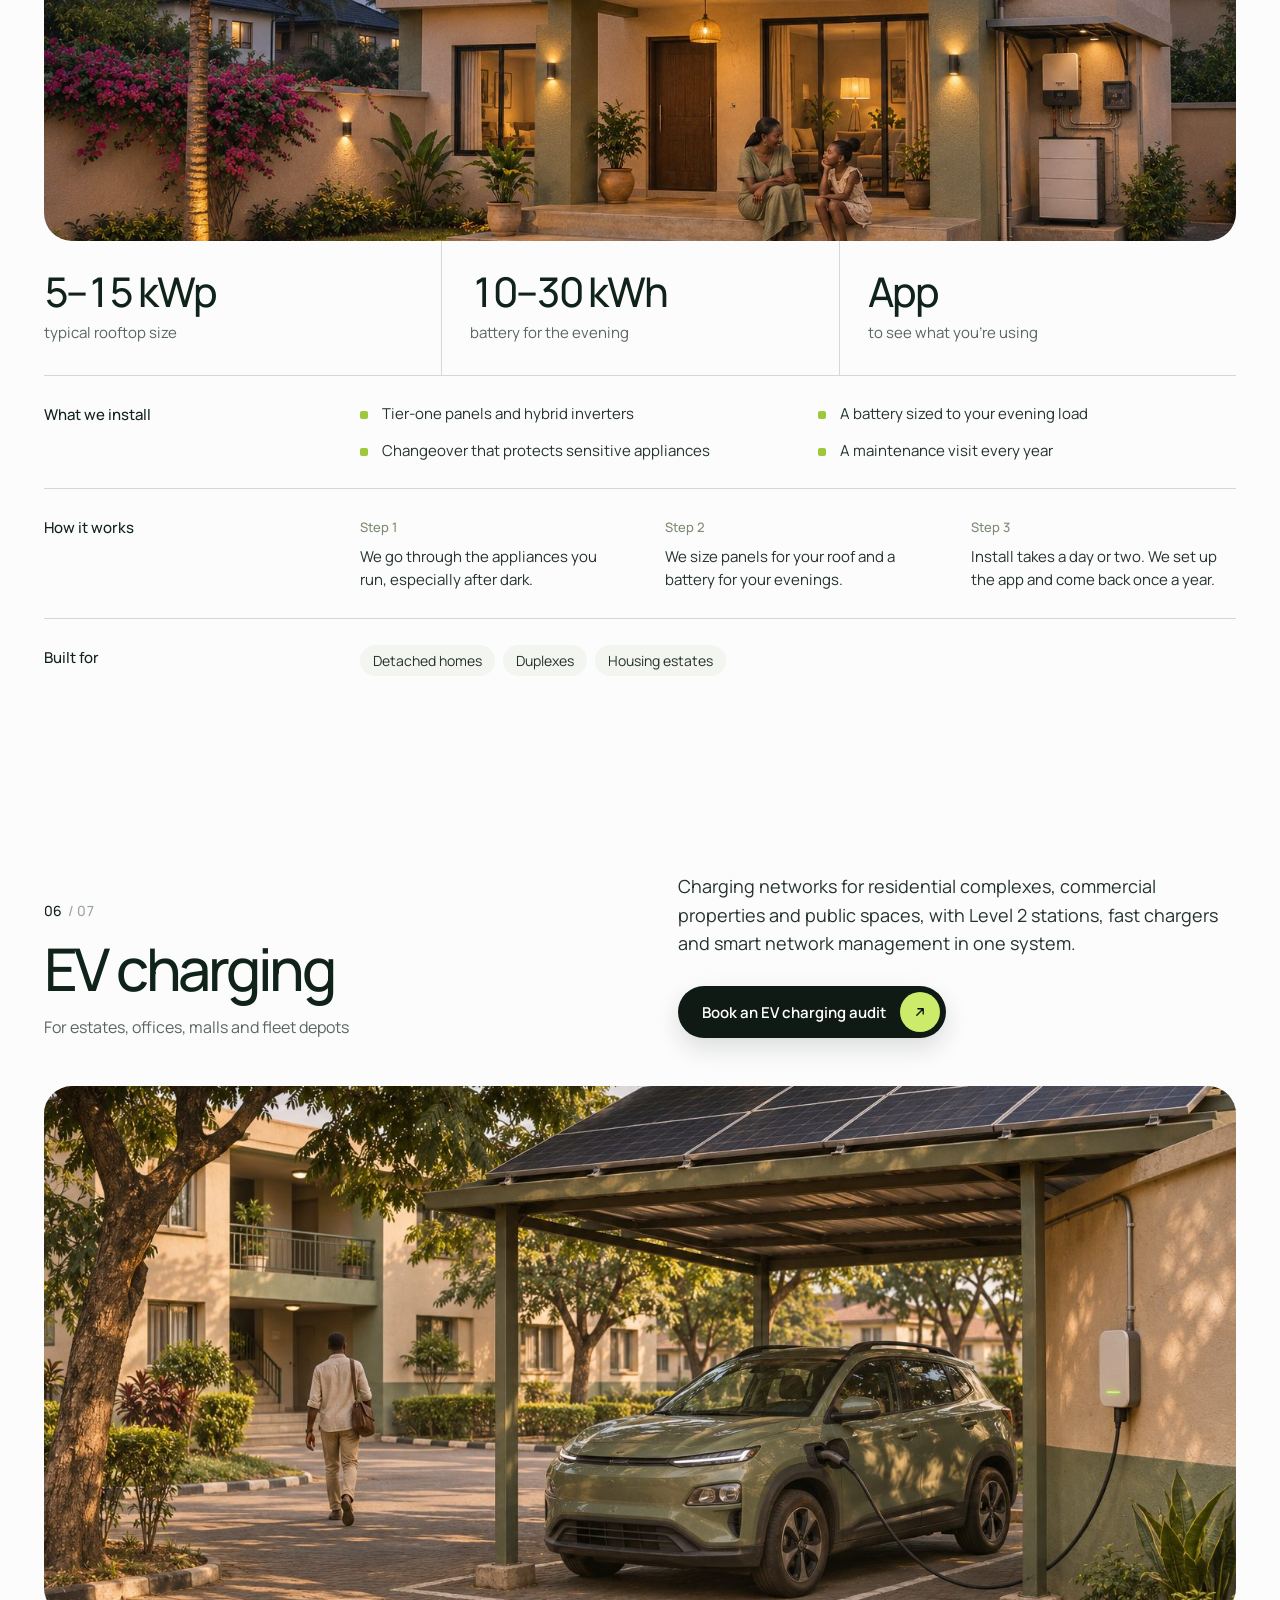
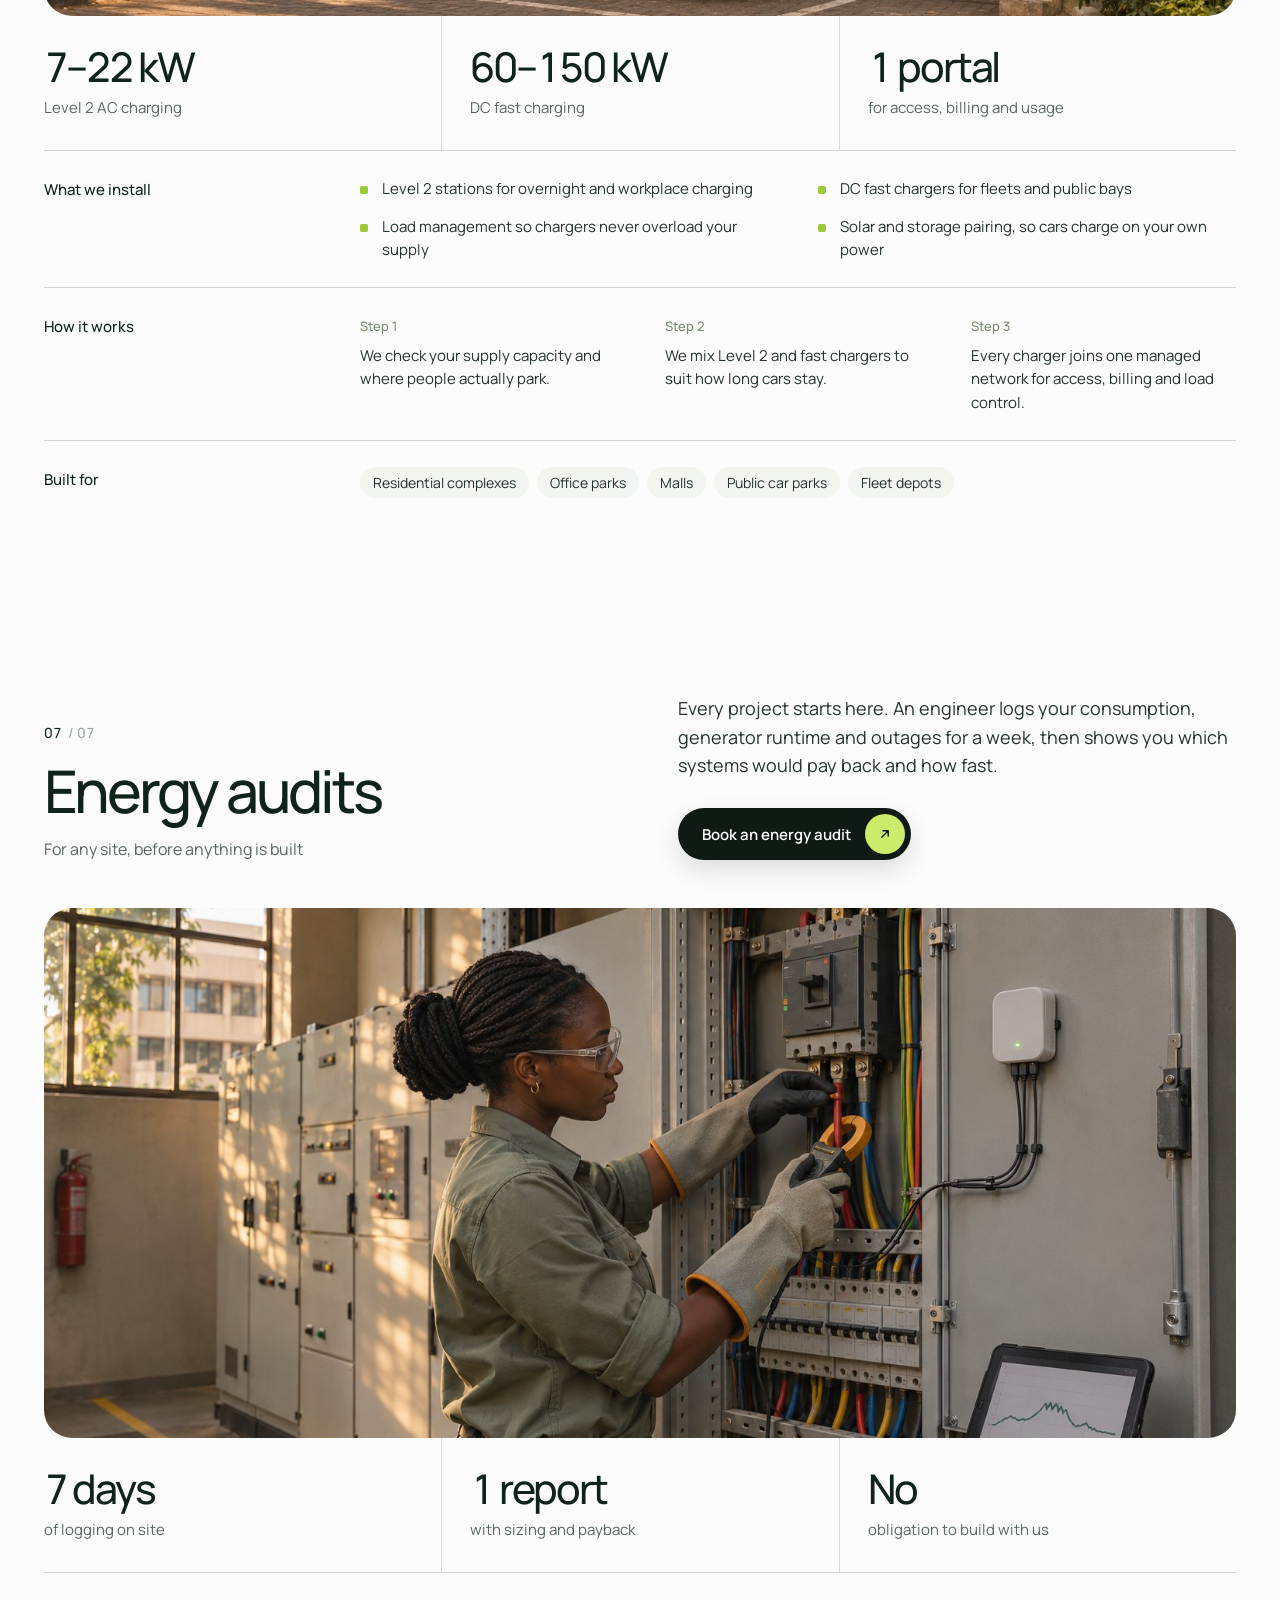
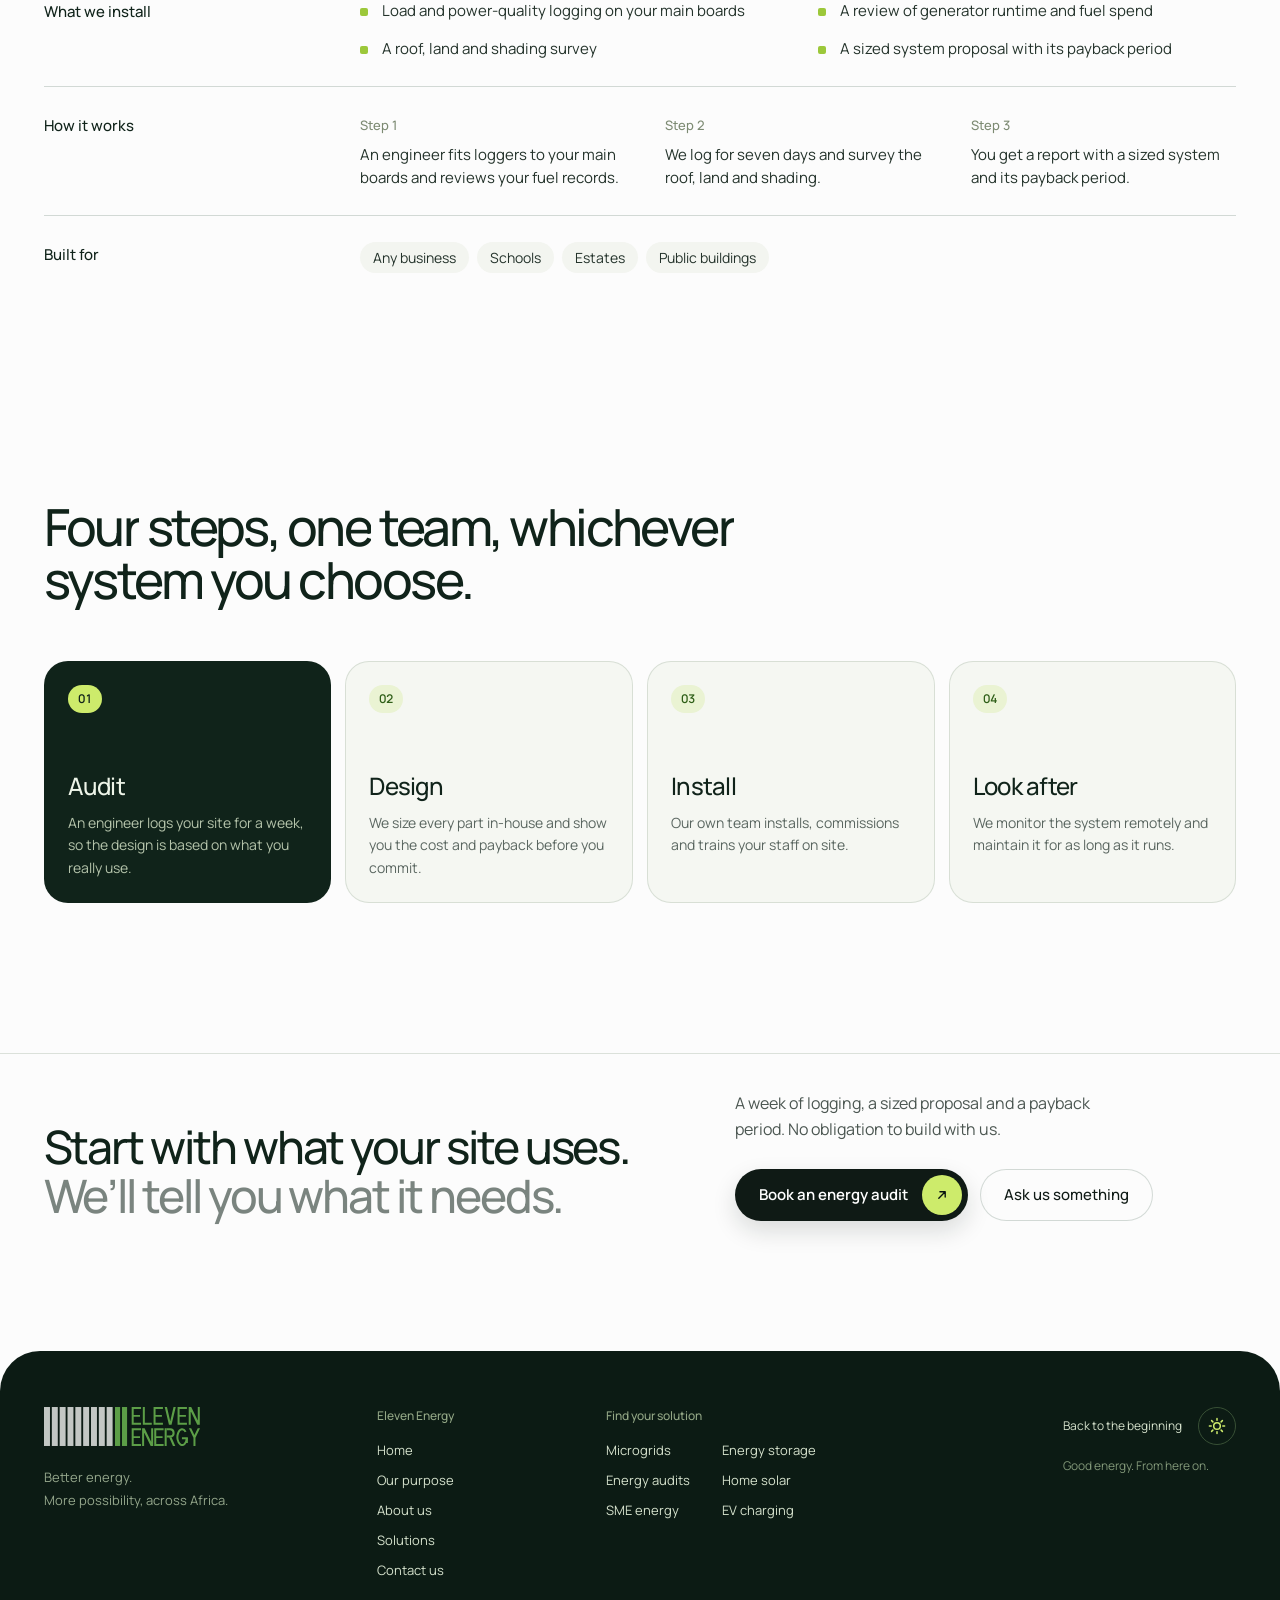
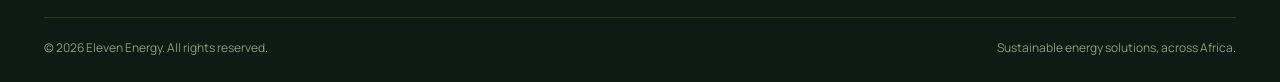
<file: solutions.html>
<!doctype html>
<html lang="en">
<head>
  <meta charset="utf-8">
  <meta name="viewport" content="width=device-width, initial-scale=1">
  <title>Solutions · Eleven Energy</title>
  <meta name="description" content="Microgrids, energy storage, commercial solar, SME energy, home solar, EV charging and energy audits, each explained.">
  <link rel="icon" href="assets/favicon.svg" type="image/svg+xml">
  <link rel="preconnect" href="https://fonts.googleapis.com">
  <link rel="preconnect" href="https://fonts.gstatic.com" crossorigin>
  <link href="https://fonts.googleapis.com/css2?family=Manrope:wght@400;500;600;700&display=swap" rel="stylesheet">
  <link rel="stylesheet" href="styles.css">
</head>
<body class="sub">

  <!-- Icons: one stroke family on a 20px grid -->
  <svg width="0" height="0" style="position:absolute" aria-hidden="true">
    <defs>
      <symbol id="i-sun" viewBox="0 0 20 20"><circle cx="10" cy="10" r="3.3" fill="none" stroke="currentColor" stroke-width="1.5"/><path d="M10 2.4v1.8M10 15.8v1.8M2.4 10h1.8M15.8 10h1.8M4.6 4.6l1.3 1.3M14.1 14.1l1.3 1.3M4.6 15.4l1.3-1.3M14.1 5.9l1.3-1.3" fill="none" stroke="currentColor" stroke-width="1.5" stroke-linecap="round"/></symbol>
      <symbol id="i-battery" viewBox="0 0 20 20"><rect x="2.6" y="5.8" width="13" height="8.4" rx="2.2" fill="none" stroke="currentColor" stroke-width="1.5"/><path d="M17.6 8.7v2.6M5.6 8.6v2.8M8.2 8.6v2.8M10.8 8.6v2.8" stroke="currentColor" stroke-width="1.5" stroke-linecap="round"/></symbol>
      <symbol id="i-home" viewBox="0 0 20 20"><path d="M3 9 10 3.2 17 9v7.8a.8.8 0 0 1-.8.8H3.8a.8.8 0 0 1-.8-.8V9Z M8 17.6v-5h4v5" fill="none" stroke="currentColor" stroke-width="1.5" stroke-linejoin="round"/></symbol>
      <symbol id="i-plug" viewBox="0 0 20 20"><path d="M7.4 2.6v3.6M12.6 2.6v3.6M5 6.2h10v2.6a5 5 0 0 1-10 0V6.2ZM10 13.8v3.6" fill="none" stroke="currentColor" stroke-width="1.5" stroke-linecap="round" stroke-linejoin="round"/></symbol>
      <symbol id="i-grid" viewBox="0 0 20 20"><circle cx="10" cy="4.6" r="2" fill="none" stroke="currentColor" stroke-width="1.5"/><circle cx="4.4" cy="15" r="2" fill="none" stroke="currentColor" stroke-width="1.5"/><circle cx="15.6" cy="15" r="2" fill="none" stroke="currentColor" stroke-width="1.5"/><path d="M9 6.4 5.4 13.2M11 6.4l3.6 6.8M6.4 15h7.2" fill="none" stroke="currentColor" stroke-width="1.5" stroke-linecap="round"/></symbol>
      <symbol id="i-building" viewBox="0 0 20 20"><path d="M3.4 17.4V5.2l6.4-2.6v14.8M9.8 7.4h6.8v10M2.2 17.4h15.6M6 7.6v.01M6 10.4v.01M6 13.2v.01M13 10.4v.01M13 13.2v.01" fill="none" stroke="currentColor" stroke-width="1.5" stroke-linecap="round" stroke-linejoin="round"/></symbol>
      <symbol id="i-clipboard" viewBox="0 0 20 20"><rect x="4" y="3.6" width="12" height="14" rx="2.2" fill="none" stroke="currentColor" stroke-width="1.5"/><path d="M7.4 3.6V2.4h5.2v1.2M7 9.2h6M7 12.4h3.8" fill="none" stroke="currentColor" stroke-width="1.5" stroke-linecap="round"/></symbol>
      <symbol id="i-store" viewBox="0 0 20 20"><path d="M3 7.6 4.4 3h11.2L17 7.6M3 7.6h14M3 7.6a2.3 2.3 0 0 0 4.66 0 2.33 2.33 0 0 0 4.67 0A2.33 2.33 0 0 0 17 7.6M4.2 10v7.4h11.6V10M8.2 17.4v-4h3.6v4" fill="none" stroke="currentColor" stroke-width="1.5" stroke-linecap="round" stroke-linejoin="round"/></symbol>
      <symbol id="i-arrow" viewBox="0 0 20 20"><path d="M6 14 14 6M7.4 6H14v6.6" fill="none" stroke="currentColor" stroke-width="1.7" stroke-linecap="round" stroke-linejoin="round"/></symbol>
      <symbol id="i-chevron" viewBox="0 0 20 20"><path d="m6 8 4 4 4-4" fill="none" stroke="currentColor" stroke-width="1.6" stroke-linecap="round" stroke-linejoin="round"/></symbol>
      <symbol id="i-close" viewBox="0 0 20 20"><path d="m5.5 5.5 9 9M14.5 5.5l-9 9" fill="none" stroke="currentColor" stroke-width="1.6" stroke-linecap="round"/></symbol>
      <symbol id="i-menu" viewBox="0 0 20 20"><path d="M4 7.5h12M4 12.5h8" fill="none" stroke="currentColor" stroke-width="1.6" stroke-linecap="round"/></symbol>
      <symbol id="i-phone" viewBox="0 0 20 20"><path d="M6.2 2.8H4.4a1.4 1.4 0 0 0-1.4 1.5c.6 7 5.7 12.1 12.7 12.7a1.4 1.4 0 0 0 1.5-1.4v-1.8a1 1 0 0 0-.7-1l-2.6-.9a1 1 0 0 0-1.1.3l-1 1.2a10 10 0 0 1-4.6-4.6l1.2-1a1 1 0 0 0 .3-1.1l-.9-2.6a1 1 0 0 0-1-.7Z" fill="none" stroke="currentColor" stroke-width="1.5" stroke-linejoin="round"/></symbol>
      <symbol id="i-chat" viewBox="0 0 20 20"><path d="M10 3.2a6.8 6.8 0 0 0-5.9 10.2L3.2 16.8l3.5-.9A6.8 6.8 0 1 0 10 3.2Z" fill="none" stroke="currentColor" stroke-width="1.5" stroke-linejoin="round"/><path d="M7.6 8.4c.3 1.6 1.9 3.3 3.8 3.9" fill="none" stroke="currentColor" stroke-width="1.5" stroke-linecap="round"/></symbol>
      <symbol id="i-mail" viewBox="0 0 20 20"><rect x="2.8" y="4.4" width="14.4" height="11.2" rx="2.2" fill="none" stroke="currentColor" stroke-width="1.5"/><path d="m3.6 5.6 6.4 5 6.4-5" fill="none" stroke="currentColor" stroke-width="1.5" stroke-linecap="round" stroke-linejoin="round"/></symbol>
      <symbol id="i-check" viewBox="0 0 20 20"><path d="m4.6 10.4 3.4 3.4 7.4-7.6" fill="none" stroke="currentColor" stroke-width="1.7" stroke-linecap="round" stroke-linejoin="round"/></symbol>
    </defs>
  </svg>

  <!-- ── Navigation ── -->
  <header class="nav" id="nav">
    <div class="bar" id="bar">
      <a class="brand" href="index.html" aria-label="Eleven Energy home"><svg class="logo-mark" viewBox="0 0 183.25 46.20" aria-hidden="true" focusable="false">
    <rect x="0.00" y="0" width="7.0" height="46.20" fill="#E2EAE4" fill-opacity="0.30"/>
    <rect x="9.20" y="0" width="7.0" height="46.20" fill="#E2EAE4" fill-opacity="0.36"/>
    <rect x="18.40" y="0" width="7.0" height="46.20" fill="#E2EAE4" fill-opacity="0.43"/>
    <rect x="27.60" y="0" width="7.0" height="46.20" fill="#E2EAE4" fill-opacity="0.49"/>
    <rect x="36.80" y="0" width="7.0" height="46.20" fill="#E2EAE4" fill-opacity="0.56"/>
    <rect x="46.00" y="0" width="7.0" height="46.20" fill="#E2EAE4" fill-opacity="0.62"/>
    <rect x="55.20" y="0" width="7.0" height="46.20" fill="#E2EAE4" fill-opacity="0.69"/>
    <rect x="64.40" y="0" width="7.0" height="46.20" fill="#E2EAE4" fill-opacity="0.76"/>
    <rect x="73.60" y="0" width="7.0" height="46.20" fill="#E2EAE4" fill-opacity="0.82"/>
    <rect x="83.40" y="0" width="6.0" height="46.20" fill="#7CC35E"/>
    <rect x="91.60" y="0" width="6.0" height="46.20" fill="#7CC35E"/>
    <path fill="#7CC35E" d="M103.00,0.00h2.35v21.00h-2.35zM103.00,0.00h11.00v2.35h-11.00zM103.00,9.32h9.80v2.35h-9.80zM103.00,18.65h11.00v2.35h-11.00zM116.10,0.00h2.35v21.00h-2.35zM116.10,18.65h10.50v2.35h-10.50zM128.70,0.00h2.35v21.00h-2.35zM128.70,0.00h11.00v2.35h-11.00zM128.70,9.32h9.80v2.35h-9.80zM128.70,18.65h11.00v2.35h-11.00zM141.80,0.00 L144.45,0.00 L148.30,16.80 L152.15,0.00 L154.80,0.00 L149.82,21.00 L146.77,21.00zM156.90,0.00h2.35v21.00h-2.35zM156.90,0.00h11.00v2.35h-11.00zM156.90,9.32h9.80v2.35h-9.80zM156.90,18.65h11.00v2.35h-11.00zM170.00,0.00h2.35v21.00h-2.35zM180.65,0.00h2.35v21.00h-2.35zM170.00,0.00 L172.95,0.00 L183.00,21.00 L180.05,21.00zM103.00,25.20h2.35v21.00h-2.35zM103.00,25.20h11.00v2.35h-11.00zM103.00,34.53h9.80v2.35h-9.80zM103.00,43.85h11.00v2.35h-11.00zM115.25,25.20h2.35v21.00h-2.35zM125.90,25.20h2.35v21.00h-2.35zM115.25,25.20 L118.20,25.20 L128.25,46.20 L125.30,46.20zM129.50,25.20h2.35v21.00h-2.35zM129.50,25.20h11.00v2.35h-11.00zM129.50,34.53h9.80v2.35h-9.80zM129.50,43.85h11.00v2.35h-11.00zM141.75,25.20h2.35v21.00h-2.35zM147.00,35.92 L149.75,35.92 L154.25,46.20 L151.50,46.20zM166.65,35.90h2.35v6.71h-2.35zM162.05,35.90h6.95v2.35h-6.95zM170.25,25.20 L172.90,25.20 L176.75,33.10 L180.60,25.20 L183.25,25.20 L177.93,36.30 L177.93,46.20 L175.57,46.20 L175.57,36.30z"/>
    <path fill="none" stroke="#7CC35E" stroke-width="2.35" stroke-linejoin="miter" d="M144.10,26.38 H148.19 A4.29,4.29 0 0 1 148.19,34.95 H144.10 M166.39,29.46 A5.58,9.32 0 1 0 167.82,36.70"/>
  </svg></a>

      <nav class="links" id="dock" aria-label="Primary">
        <span class="lens" id="lens" aria-hidden="true"></span>
        <a href="index.html" class="dock-link">Home</a>
        <a href="about.html" class="dock-link">About</a>
        <a href="solutions.html" class="dock-link is-active" aria-current="page">Solutions</a>
        <a href="planner.html" class="dock-link">Energy tools</a>
        <button class="dock-link" type="button" data-open-modal="contact">Contact</button>
      </nav>

      <div class="nav-end">
        <button class="plug-btn" type="button" data-open-modal="contact"><span class="plug-ico"><svg class="ico ico-16"><use href="#i-plug"/></svg></span><span class="plug-label">Talk to an engineer</span></button>
        <button class="burger" type="button" id="burger" aria-label="Open menu" aria-expanded="false"><svg class="ico"><use href="#i-menu"/></svg></button>
      </div>
    </div>
  </header>

  <section class="ph ph--top" id="top" aria-labelledby="phTitle">
    <div class="ph-art"><img src="assets/hero.jpg" alt="An Eleven Energy storage unit with a solar roof and an EV charger at dusk on the savanna" style="object-position:50% 72%"></div>
    <div class="ph-shade" aria-hidden="true"></div>
    <div class="ph-copy">
      <div>
        <p class="tag reveal" style="--d:0"><span class="tag-mark" aria-hidden="true"><i></i><i></i><i></i><i></i><i></i><i></i><i></i><i></i><i></i><i></i><i></i></span><span>Solutions</span><span class="tag-sep" aria-hidden="true"></span><span class="tag-soft">Seven systems, one team</span></p>
        <h1 class="ph-title words" id="phTitle">Every system we build, explained.</h1>
      </div>
      <p class="ph-lede reveal" style="--d:3">Each one starts with an audit of your site, and is designed, installed and looked after by the same engineers.</p>
    </div>
  </section>
  <main class="page">
    <section class="sx" aria-labelledby="sxTitle">
      <div class="wrap">
        <div class="sx-head">
          <p class="purpose-eyebrow" id="sxTitle"><span class="about-bars" aria-hidden="true"><i></i><i></i><i></i><i></i><i></i><i></i><i></i><i></i><i></i><i></i><i></i></span>Seven systems</p>
          <p class="sx-note">Not sure which one you need? A week of logging on your site tells you, with numbers. <button type="button" data-open-modal="audit">Book an audit<svg class="ico ico-16" aria-hidden="true"><use href="#i-arrow"/></svg></button></p>
        </div>
        <ol class="sx-list">
          <li><a class="sx-row" href="#microgrids">
            <span class="sx-n">01</span>
            <span class="sx-name">Renewable microgrids</span>
            <span class="sx-for">Clinics, schools, estates and villages</span>
            <span class="sx-thumb"><img src="assets/sol-microgrids.jpg" alt="" style="object-position:55% 50%"></span>
            <span class="sx-go"><svg class="ico ico-16 sx-arrow" aria-hidden="true"><use href="#i-arrow"/></svg></span>
          </a></li>
          <li><a class="sx-row" href="#storage">
            <span class="sx-n">02</span>
            <span class="sx-name">Energy storage</span>
            <span class="sx-for">Factories, cold stores, hospitals and telecom sites</span>
            <span class="sx-thumb"><img src="assets/sol-storage.jpg" alt="" style="object-position:60% 50%"></span>
            <span class="sx-go"><svg class="ico ico-16 sx-arrow" aria-hidden="true"><use href="#i-arrow"/></svg></span>
          </a></li>
          <li><a class="sx-row" href="#commercial">
            <span class="sx-n">03</span>
            <span class="sx-name">Commercial energy</span>
            <span class="sx-for">Offices, warehouses, hotels and retail chains</span>
            <span class="sx-thumb"><img src="assets/sol-commercial.jpg" alt="" style="object-position:58% 50%"></span>
            <span class="sx-go"><svg class="ico ico-16 sx-arrow" aria-hidden="true"><use href="#i-arrow"/></svg></span>
          </a></li>
          <li><a class="sx-row" href="#sme">
            <span class="sx-n">04</span>
            <span class="sx-name">SME energy</span>
            <span class="sx-for">Shops, pharmacies, workshops and small clinics</span>
            <span class="sx-thumb"><img src="assets/sol-sme.jpg" alt="" style="object-position:62% 50%"></span>
            <span class="sx-go"><svg class="ico ico-16 sx-arrow" aria-hidden="true"><use href="#i-arrow"/></svg></span>
          </a></li>
          <li><a class="sx-row" href="#home">
            <span class="sx-n">05</span>
            <span class="sx-name">Home solar</span>
            <span class="sx-for">Homes, duplexes and estates</span>
            <span class="sx-thumb"><img src="assets/sol-home.jpg" alt="" style="object-position:50% 50%"></span>
            <span class="sx-go"><svg class="ico ico-16 sx-arrow" aria-hidden="true"><use href="#i-arrow"/></svg></span>
          </a></li>
          <li><a class="sx-row" href="#ev">
            <span class="sx-n">06</span>
            <span class="sx-name">EV charging</span>
            <span class="sx-for">Estates, offices, malls and fleet depots</span>
            <span class="sx-thumb"><img src="assets/sol-ev.jpg" alt="" style="object-position:55% 55%"></span>
            <span class="sx-go"><svg class="ico ico-16 sx-arrow" aria-hidden="true"><use href="#i-arrow"/></svg></span>
          </a></li>
          <li><a class="sx-row" href="#audits">
            <span class="sx-n">07</span>
            <span class="sx-name">Energy audits</span>
            <span class="sx-for">Any site, before anything is built</span>
            <span class="sx-thumb"><img src="assets/sol-audits.jpg" alt="" style="object-position:40% 40%"></span>
            <span class="sx-go"><svg class="ico ico-16 sx-arrow" aria-hidden="true"><use href="#i-arrow"/></svg></span>
          </a></li>
        </ol>
      </div>
    </section>

    <div class="wrap svc-wrap">
      <article class="svc" id="microgrids" aria-labelledby="svc-microgrids">
        <header class="svc-top" id="reliable-power">
          <div class="svc-title">
            <p class="svc-n">01<span>/ 07</span></p>
            <h2 id="svc-microgrids">Renewable microgrids</h2>
            <p class="svc-for">For businesses and communities</p>
          </div>
          <div class="svc-intro">
            <p class="svc-lede">Custom microgrids that combine solar and, where the site allows, wind with battery storage. They give communities and organisations power that doesn’t depend on the national grid, from rural villages to new urban developments.</p>
            <button class="btn-ink" type="button" data-open-modal="audit" data-interest="Renewable microgrid">Book a microgrid audit<span class="btn-ink-dot"><svg class="ico ico-16" aria-hidden="true"><use href="#i-arrow"/></svg></span></button>
          </div>
        </header>
        <figure class="svc-media"><img src="assets/sol-microgrids.jpg" alt="A rural clinic in northern Nigeria with a ground-mounted solar array and battery container" style="object-position:55% 50%" loading="lazy"></figure>
        <dl class="svc-stats"><div><dt>&lt;20 ms</dt><dd>switchover when the grid drops</dd></div><div><dt>70–90%</dt><dd>typical cut in diesel use</dd></div><div><dt>1 unit</dt><dd>containerised and pre-wired</dd></div></dl>
        <div class="svc-detail">
          <div class="svc-row">
            <h3>What we install</h3>
            <ul class="svc-list"><li>Solar arrays and, where the site allows, small wind</li><li>Containerised lithium iron phosphate storage</li><li>Grid-forming inverters that run the site on its own</li><li>A controller that chooses between solar, battery, grid and generator</li></ul>
          </div>
          <div class="svc-row">
            <h3>How it works</h3>
            <ol class="svc-steps"><li><span>Step 1</span><p>We log the site’s load and map the roof or land for solar.</p></li><li><span>Step 2</span><p>We size the array, battery and inverters, and set the controller around your hours.</p></li><li><span>Step 3</span><p>The container arrives pre-wired. We install, commission, train your staff, then monitor it remotely.</p></li></ol>
          </div>
          <div class="svc-row">
            <h3>Built for</h3>
            <ul class="svc-list">
              <li><strong>Businesses.</strong> We size the microgrid around industrial demand, on-site renewable resources and the site’s existing power supply.</li>
              <li><strong>Communities.</strong> Local microgrids bring dependable power to community centres, schools, clinics and homes, including in remote and underserved areas.</li>
            </ul>
          </div>
        </div>
      </article>
      <article class="svc" id="storage" aria-labelledby="svc-storage">
        <header class="svc-top">
          <div class="svc-title">
            <p class="svc-n">02<span>/ 07</span></p>
            <h2 id="svc-storage">Energy storage</h2>
            <p class="svc-for">For factories, cold stores, hospitals and telecom sites</p>
          </div>
          <div class="svc-intro">
            <p class="svc-lede">Containerised battery systems that store solar through the day and carry your site through grid failures and the evening peak, so the generator becomes the last resort instead of the routine.</p>
            <button class="btn-ink" type="button" data-open-modal="audit" data-interest="Energy storage">Book a storage audit<span class="btn-ink-dot"><svg class="ico ico-16" aria-hidden="true"><use href="#i-arrow"/></svg></span></button>
          </div>
        </header>
        <figure class="svc-media"><img src="assets/sol-storage.jpg" alt="A technician checking battery cabinets beside a cold-storage warehouse in Lagos" style="object-position:60% 50%" loading="lazy"></figure>
        <dl class="svc-stats"><div><dt>250 kWh+</dt><dd>per container</dd></div><div><dt>6,000</dt><dd>rated cycles on LFP cells</dd></div><div><dt>15 yrs</dt><dd>design life</dd></div></dl>
        <div class="svc-detail">
          <div class="svc-row">
            <h3>What we install</h3>
            <ul class="svc-list"><li>Lithium iron phosphate cells with active cooling</li><li>Fire detection and suppression inside the unit</li><li>Battery management with cell-level monitoring</li><li>Works with your existing solar or generators</li></ul>
          </div>
          <div class="svc-row">
            <h3>How it works</h3>
            <ol class="svc-steps"><li><span>Step 1</span><p>We read your outage pattern and peak demand from a week of logging.</p></li><li><span>Step 2</span><p>We size the storage to carry your critical loads through your longest usual outage.</p></li><li><span>Step 3</span><p>It ties into solar, grid and generator, so the switch happens by itself.</p></li></ol>
          </div>
          <div class="svc-row">
            <h3>Built for</h3>
            <p class="svc-sites"><span>Factories</span><span>Cold storage</span><span>Data rooms</span><span>Hospitals</span><span>Telecom sites</span></p>
          </div>
        </div>
      </article>
      <article class="svc" id="commercial" aria-labelledby="svc-commercial">
        <header class="svc-top">
          <div class="svc-title">
            <p class="svc-n">03<span>/ 07</span></p>
            <h2 id="svc-commercial">Commercial energy</h2>
            <p class="svc-for">For offices, warehouses, hotels and retail chains</p>
          </div>
          <div class="svc-intro">
            <p class="svc-lede">For businesses cutting their carbon footprint and their energy costs at the same time: solar, energy-efficient lighting and smart building technology, planned together rather than one at a time.</p>
            <button class="btn-ink" type="button" data-open-modal="audit" data-interest="Commercial energy">Book a commercial audit<span class="btn-ink-dot"><svg class="ico ico-16" aria-hidden="true"><use href="#i-arrow"/></svg></span></button>
          </div>
        </header>
        <figure class="svc-media"><img src="assets/sol-commercial.jpg" alt="A facilities manager and an Eleven Energy engineer checking inverter readings on a Victoria Island office roof" style="object-position:50% 50%" loading="lazy"></figure>
        <dl class="svc-stats"><div><dt>30–60%</dt><dd>lower lighting load after LED retrofit</dd></div><div><dt>kWp–MWp</dt><dd>rooftop and ground-mounted solar</dd></div><div><dt>1 view</dt><dd>of every site you run</dd></div></dl>
        <div class="svc-detail">
          <div class="svc-row">
            <h3>What we install</h3>
            <ul class="svc-list"><li>Rooftop, carport and ground-mounted solar</li><li>LED retrofits with occupancy and daylight controls</li><li>Smart metering and building management integration</li><li>Sustainability reports for your board and lenders</li></ul>
          </div>
          <div class="svc-row">
            <h3>How it works</h3>
            <ol class="svc-steps"><li><span>Step 1</span><p>We audit lighting, cooling and base load across each building.</p></li><li><span>Step 2</span><p>We plan solar, LED and controls together, so each saving builds on the last.</p></li><li><span>Step 3</span><p>You get one dashboard for every site, with reports your board and lenders can use.</p></li></ol>
          </div>
          <div class="svc-row">
            <h3>Built for</h3>
            <p class="svc-sites"><span>Offices</span><span>Warehouses</span><span>Hotels</span><span>Factories</span><span>Retail chains</span></p>
          </div>
        </div>
      </article>
      <article class="svc" id="sme" aria-labelledby="svc-sme">
        <header class="svc-top" id="business-energy">
          <div class="svc-title">
            <p class="svc-n">04<span>/ 07</span></p>
            <h2 id="svc-sme">SME energy</h2>
            <p class="svc-for">For shops, pharmacies, workshops and small clinics</p>
          </div>
          <div class="svc-intro">
            <p class="svc-lede">Solar and storage for small businesses, where every hour without power costs sales and every litre of diesel eats into the margin.</p>
            <button class="btn-ink" type="button" data-open-modal="audit" data-interest="SME energy">Book an SME audit<span class="btn-ink-dot"><svg class="ico ico-16" aria-hidden="true"><use href="#i-arrow"/></svg></span></button>
          </div>
        </header>
        <figure class="svc-media"><img src="assets/sol-sme.jpg" alt="A pharmacist serving a customer in a small pharmacy powered by rooftop solar" style="object-position:62% 50%" loading="lazy"></figure>
        <dl class="svc-stats"><div><dt>3–50 kWp</dt><dd>solar for small sites</dd></div><div><dt>Same week</dt><dd>install on standard kits</dd></div><div><dt>Flexible</dt><dd>payment plans</dd></div></dl>
        <div class="svc-detail">
          <div class="svc-row">
            <h3>What we install</h3>
            <ul class="svc-list"><li>Solar sized around your trading hours</li><li>Storage for fridges, tills and lighting</li><li>Generator integration for long outages</li><li>Remote monitoring that catches faults early</li></ul>
          </div>
          <div class="svc-row">
            <h3>How it works</h3>
            <ol class="svc-steps"><li><span>Step 1</span><p>We list what has to stay on while you trade: fridges, tills, lights.</p></li><li><span>Step 2</span><p>We match a standard kit to that load, or adapt one if your site is unusual.</p></li><li><span>Step 3</span><p>Standard kits go in the same week, and monitoring tells us about faults before you notice.</p></li></ol>
          </div>
          <div class="svc-row">
            <h3>Built for</h3>
            <p class="svc-sites"><span>Shops</span><span>Pharmacies</span><span>Workshops</span><span>Small clinics</span><span>Restaurants</span></p>
          </div>
        </div>
      </article>
      <article class="svc" id="home" aria-labelledby="svc-home">
        <header class="svc-top" id="home-solar">
          <div class="svc-title">
            <p class="svc-n">05<span>/ 07</span></p>
            <h2 id="svc-home">Home solar</h2>
            <p class="svc-for">For homes, duplexes and estates</p>
          </div>
          <div class="svc-intro">
            <p class="svc-lede">Rooftop solar with battery backup for homes that want quiet evenings without the generator. We size from the appliances you actually use, not a package off the shelf.</p>
            <button class="btn-ink" type="button" data-open-modal="audit" data-interest="Home solar">Book a home solar audit<span class="btn-ink-dot"><svg class="ico ico-16" aria-hidden="true"><use href="#i-arrow"/></svg></span></button>
          </div>
        </header>
        <figure class="svc-media"><img src="assets/sol-home.jpg" alt="A family home in Lekki with rooftop solar at dusk, lights on inside" style="object-position:50% 50%" loading="lazy"></figure>
        <dl class="svc-stats"><div><dt>5–15 kWp</dt><dd>typical rooftop size</dd></div><div><dt>10–30 kWh</dt><dd>battery for the evening</dd></div><div><dt>App</dt><dd>to see what you’re using</dd></div></dl>
        <div class="svc-detail">
          <div class="svc-row">
            <h3>What we install</h3>
            <ul class="svc-list"><li>Tier-one panels and hybrid inverters</li><li>A battery sized to your evening load</li><li>Changeover that protects sensitive appliances</li><li>A maintenance visit every year</li></ul>
          </div>
          <div class="svc-row">
            <h3>How it works</h3>
            <ol class="svc-steps"><li><span>Step 1</span><p>We go through the appliances you run, especially after dark.</p></li><li><span>Step 2</span><p>We size panels for your roof and a battery for your evenings.</p></li><li><span>Step 3</span><p>Install takes a day or two. We set up the app and come back once a year.</p></li></ol>
          </div>
          <div class="svc-row">
            <h3>Built for</h3>
            <p class="svc-sites"><span>Detached homes</span><span>Duplexes</span><span>Housing estates</span></p>
          </div>
        </div>
      </article>
      <article class="svc" id="ev" aria-labelledby="svc-ev">
        <header class="svc-top" id="charging">
          <div class="svc-title">
            <p class="svc-n">06<span>/ 07</span></p>
            <h2 id="svc-ev">EV charging</h2>
            <p class="svc-for">For estates, offices, malls and fleet depots</p>
          </div>
          <div class="svc-intro">
            <p class="svc-lede">Charging networks for residential complexes, commercial properties and public spaces, with Level 2 stations, fast chargers and smart network management in one system.</p>
            <button class="btn-ink" type="button" data-open-modal="audit" data-interest="EV charging network">Book an EV charging audit<span class="btn-ink-dot"><svg class="ico ico-16" aria-hidden="true"><use href="#i-arrow"/></svg></span></button>
          </div>
        </header>
        <figure class="svc-media"><img src="assets/sol-ev.jpg" alt="An electric car charging under a solar carport in an Abuja estate" style="object-position:55% 55%" loading="lazy"></figure>
        <dl class="svc-stats"><div><dt>7–22 kW</dt><dd>Level 2 AC charging</dd></div><div><dt>60–150 kW</dt><dd>DC fast charging</dd></div><div><dt>1 portal</dt><dd>for access, billing and usage</dd></div></dl>
        <div class="svc-detail">
          <div class="svc-row">
            <h3>What we install</h3>
            <ul class="svc-list"><li>Level 2 stations for overnight and workplace charging</li><li>DC fast chargers for fleets and public bays</li><li>Load management so chargers never overload your supply</li><li>Solar and storage pairing, so cars charge on your own power</li></ul>
          </div>
          <div class="svc-row">
            <h3>How it works</h3>
            <ol class="svc-steps"><li><span>Step 1</span><p>We check your supply capacity and where people actually park.</p></li><li><span>Step 2</span><p>We mix Level 2 and fast chargers to suit how long cars stay.</p></li><li><span>Step 3</span><p>Every charger joins one managed network for access, billing and load control.</p></li></ol>
          </div>
          <div class="svc-row">
            <h3>Built for</h3>
            <p class="svc-sites"><span>Residential complexes</span><span>Office parks</span><span>Malls</span><span>Public car parks</span><span>Fleet depots</span></p>
          </div>
        </div>
      </article>
      <article class="svc" id="audits" aria-labelledby="svc-audits">
        <header class="svc-top">
          <div class="svc-title">
            <p class="svc-n">07<span>/ 07</span></p>
            <h2 id="svc-audits">Energy audits</h2>
            <p class="svc-for">For any site, before anything is built</p>
          </div>
          <div class="svc-intro">
            <p class="svc-lede">Every project starts here. An engineer logs your consumption, generator runtime and outages for a week, then shows you which systems would pay back and how fast.</p>
            <button class="btn-ink" type="button" data-open-modal="audit" data-interest="Energy audit">Book an energy audit<span class="btn-ink-dot"><svg class="ico ico-16" aria-hidden="true"><use href="#i-arrow"/></svg></span></button>
          </div>
        </header>
        <figure class="svc-media"><img src="assets/sol-audits.jpg" alt="An engineer clipping a current clamp inside a distribution board" style="object-position:40% 40%" loading="lazy"></figure>
        <dl class="svc-stats"><div><dt>7 days</dt><dd>of logging on site</dd></div><div><dt>1 report</dt><dd>with sizing and payback</dd></div><div><dt>No</dt><dd>obligation to build with us</dd></div></dl>
        <div class="svc-detail">
          <div class="svc-row">
            <h3>What we install</h3>
            <ul class="svc-list"><li>Load and power-quality logging on your main boards</li><li>A review of generator runtime and fuel spend</li><li>A roof, land and shading survey</li><li>A sized system proposal with its payback period</li></ul>
          </div>
          <div class="svc-row">
            <h3>How it works</h3>
            <ol class="svc-steps"><li><span>Step 1</span><p>An engineer fits loggers to your main boards and reviews your fuel records.</p></li><li><span>Step 2</span><p>We log for seven days and survey the roof, land and shading.</p></li><li><span>Step 3</span><p>You get a report with a sized system and its payback period.</p></li></ol>
          </div>
          <div class="svc-row">
            <h3>Built for</h3>
            <p class="svc-sites"><span>Any business</span><span>Schools</span><span>Estates</span><span>Public buildings</span></p>
          </div>
        </div>
      </article>
    </div>

    <section class="pg-process" aria-labelledby="processTitle">
      <div class="wrap">
        <p class="purpose-eyebrow rise"><span class="about-bars" aria-hidden="true"><i></i><i></i><i></i><i></i><i></i><i></i><i></i><i></i><i></i><i></i><i></i></span>How every project runs</p>
        <h2 id="processTitle" class="words">Four steps, one team, whichever system you choose.</h2>
        <ol class="process"><li class="rise" style="--d:0"><span class="process-n">01</span><h3>Audit</h3><p>An engineer logs your site for a week, so the design is based on what you really use.</p></li><li class="rise" style="--d:1"><span class="process-n">02</span><h3>Design</h3><p>We size every part in-house and show you the cost and payback before you commit.</p></li><li class="rise" style="--d:2"><span class="process-n">03</span><h3>Install</h3><p>Our own team installs, commissions and trains your staff on site.</p></li><li class="rise" style="--d:3"><span class="process-n">04</span><h3>Look after</h3><p>We monitor the system remotely and maintain it for as long as it runs.</p></li></ol>
      </div>
    </section>

    <section class="pg-cta" aria-labelledby="solCtaTitle">
      <div class="wrap pg-cta-grid">
        <h2 id="solCtaTitle">Start with what your site uses. <span>We’ll tell you what it needs.</span></h2>
        <div class="pg-cta-actions">
          <p>A week of logging, a sized proposal and a payback period. No obligation to build with us.</p>
          <div>
            <button class="btn-ink" type="button" data-open-modal="audit">Book an energy audit<span class="btn-ink-dot"><svg class="ico ico-16" aria-hidden="true"><use href="#i-arrow"/></svg></span></button>
            <button class="btn-line" type="button" data-open-modal="contact">Ask us something</button>
          </div>
        </div>
      </div>
    </section>
  </main>

  <!-- ── Footer ── -->
  <div class="page-close">
    <footer class="site-footer" aria-label="Site footer">
      <div class="footer-main">
        <div class="footer-brand"><a href="index.html" aria-label="Eleven Energy home"><img src="assets/eleven-energy-logo.svg" width="183" height="46" alt="Eleven Energy" loading="lazy"></a><p>Better energy.<br>More possibility, across Africa.</p></div>
        <nav class="footer-nav" aria-label="Company"><h3>Eleven Energy</h3><a href="index.html">Home</a><a href="index.html#commitment">Our purpose</a><a href="about.html">About us</a><a href="solutions.html">Solutions</a><button type="button" data-open-modal="contact">Contact us</button></nav>
        <nav class="footer-nav footer-solutions" aria-label="Energy solutions"><h3>Find your solution</h3><div><a href="solutions.html#microgrids">Microgrids</a><a href="solutions.html#storage">Energy storage</a><a href="solutions.html#audits">Energy audits</a><a href="solutions.html#home">Home solar</a><a href="solutions.html#sme">SME energy</a><a href="solutions.html#ev">EV charging</a></div></nav>
        <div class="footer-return"><a href="#top"><span>Back to the beginning</span><span class="footer-return-icon" aria-hidden="true"><svg class="ico"><use href="#i-sun"/></svg></span></a><p>Good energy. From here on.</p></div>
      </div>
      <div class="footer-bottom"><p>© <span id="copyrightYear">2026</span> Eleven Energy. All rights reserved.</p><span>Sustainable energy solutions, across Africa.</span></div>
    </footer>
  </div>

  <!-- ── Mobile menu ── -->
  <div class="sheet" id="sheet" hidden>
    <div class="sheet-head">
      <span class="brand"><svg class="logo-mark" viewBox="0 0 183.25 46.20" aria-hidden="true" focusable="false">
      <rect x="0.00" y="0" width="7.0" height="46.20" fill="#E2EAE4" fill-opacity="0.30"/>
      <rect x="9.20" y="0" width="7.0" height="46.20" fill="#E2EAE4" fill-opacity="0.36"/>
      <rect x="18.40" y="0" width="7.0" height="46.20" fill="#E2EAE4" fill-opacity="0.43"/>
      <rect x="27.60" y="0" width="7.0" height="46.20" fill="#E2EAE4" fill-opacity="0.49"/>
      <rect x="36.80" y="0" width="7.0" height="46.20" fill="#E2EAE4" fill-opacity="0.56"/>
      <rect x="46.00" y="0" width="7.0" height="46.20" fill="#E2EAE4" fill-opacity="0.62"/>
      <rect x="55.20" y="0" width="7.0" height="46.20" fill="#E2EAE4" fill-opacity="0.69"/>
      <rect x="64.40" y="0" width="7.0" height="46.20" fill="#E2EAE4" fill-opacity="0.76"/>
      <rect x="73.60" y="0" width="7.0" height="46.20" fill="#E2EAE4" fill-opacity="0.82"/>
      <rect x="83.40" y="0" width="6.0" height="46.20" fill="#7CC35E"/>
      <rect x="91.60" y="0" width="6.0" height="46.20" fill="#7CC35E"/>
      <path fill="#7CC35E" d="M103.00,0.00h2.35v21.00h-2.35zM103.00,0.00h11.00v2.35h-11.00zM103.00,9.32h9.80v2.35h-9.80zM103.00,18.65h11.00v2.35h-11.00zM116.10,0.00h2.35v21.00h-2.35zM116.10,18.65h10.50v2.35h-10.50zM128.70,0.00h2.35v21.00h-2.35zM128.70,0.00h11.00v2.35h-11.00zM128.70,9.32h9.80v2.35h-9.80zM128.70,18.65h11.00v2.35h-11.00zM141.80,0.00 L144.45,0.00 L148.30,16.80 L152.15,0.00 L154.80,0.00 L149.82,21.00 L146.77,21.00zM156.90,0.00h2.35v21.00h-2.35zM156.90,0.00h11.00v2.35h-11.00zM156.90,9.32h9.80v2.35h-9.80zM156.90,18.65h11.00v2.35h-11.00zM170.00,0.00h2.35v21.00h-2.35zM180.65,0.00h2.35v21.00h-2.35zM170.00,0.00 L172.95,0.00 L183.00,21.00 L180.05,21.00zM103.00,25.20h2.35v21.00h-2.35zM103.00,25.20h11.00v2.35h-11.00zM103.00,34.53h9.80v2.35h-9.80zM103.00,43.85h11.00v2.35h-11.00zM115.25,25.20h2.35v21.00h-2.35zM125.90,25.20h2.35v21.00h-2.35zM115.25,25.20 L118.20,25.20 L128.25,46.20 L125.30,46.20zM129.50,25.20h2.35v21.00h-2.35zM129.50,25.20h11.00v2.35h-11.00zM129.50,34.53h9.80v2.35h-9.80zM129.50,43.85h11.00v2.35h-11.00zM141.75,25.20h2.35v21.00h-2.35zM147.00,35.92 L149.75,35.92 L154.25,46.20 L151.50,46.20zM166.65,35.90h2.35v6.71h-2.35zM162.05,35.90h6.95v2.35h-6.95zM170.25,25.20 L172.90,25.20 L176.75,33.10 L180.60,25.20 L183.25,25.20 L177.93,36.30 L177.93,46.20 L175.57,46.20 L175.57,36.30z"/>
      <path fill="none" stroke="#7CC35E" stroke-width="2.35" stroke-linejoin="miter" d="M144.10,26.38 H148.19 A4.29,4.29 0 0 1 148.19,34.95 H144.10 M166.39,29.46 A5.58,9.32 0 1 0 167.82,36.70"/>
    </svg></span>
      <button class="glass-btn glass-btn-icon" type="button" data-close aria-label="Close menu"><svg class="ico"><use href="#i-close"/></svg></button>
    </div>
    <nav class="sheet-nav" aria-label="Mobile">
      <a href="index.html">Home</a>
      <a href="about.html">About</a>
      <a href="solutions.html">Solutions</a>
      <a href="planner.html">Energy tools</a>
      <button type="button" data-open-modal="contact">Contact</button>
    </nav>
    <button class="btn-volt btn-block" type="button" data-open-modal="audit">Book an energy audit<span class="btn-volt-dot"><svg class="ico ico-16"><use href="#i-arrow"/></svg></span></button>
  </div>

  <!-- ── Solution drawer ── -->
  <div class="scrim" id="scrim" hidden></div>
  <aside class="drawer" id="drawer" aria-hidden="true" aria-labelledby="drawerTitle" role="dialog" aria-modal="true">
    <div class="drawer-head">
      <span class="drawer-eyebrow" id="drawerEyebrow"></span>
      <button class="glass-btn glass-btn-icon glass-btn-sm" type="button" data-close aria-label="Close"><svg class="ico"><use href="#i-close"/></svg></button>
    </div>
    <div class="drawer-body">
      <div class="drawer-badge" id="drawerBadge"></div>
      <h2 id="drawerTitle"></h2>
      <p class="drawer-lede" id="drawerLede"></p>
      <div class="drawer-stats" id="drawerStats"></div>
      <h3>What we install</h3>
      <ul class="drawer-list" id="drawerList"></ul>
      <h3>Where it works best</h3>
      <div class="drawer-sites" id="drawerSites"></div>
    </div>
    <div class="drawer-foot">
      <button class="btn-volt btn-block" type="button" id="drawerCta"><span>Book an energy audit</span><span class="btn-volt-dot"><svg class="ico ico-16"><use href="#i-arrow"/></svg></span></button>
    </div>
  </aside>

  <!-- ── Get in touch: the same sentence form, in a modal ── -->
  <div class="tmodal" id="talkModal" role="dialog" aria-modal="true" aria-labelledby="tmTitle" aria-hidden="true">
    <div class="tm-card talk-host">
      <div class="tm-head">
        <p class="purpose-eyebrow" id="tmTitle"><span class="about-bars" aria-hidden="true"><i></i><i></i><i></i><i></i><i></i><i></i><i></i><i></i><i></i><i></i><i></i></span>Talk to an engineer</p>
        <button class="tm-close" type="button" data-close aria-label="Close"><svg class="ico" aria-hidden="true"><use href="#i-close"/></svg></button>
      </div>
      <p class="tm-about" hidden><span>Enquiry about</span><b></b></p>
        <form class="talk-form" novalidate>
          <fieldset class="talk-topics">
            <legend>What’s this about?</legend>
            <div class="talk-pills"><label><input type="radio" name="topic" value="project" checked><span>A new site</span></label><label><input type="radio" name="topic" value="audit"><span>An energy audit</span></label><label><input type="radio" name="topic" value="support"><span>A system we have</span></label><label><input type="radio" name="topic" value="partner"><span>Partnerships</span></label><label><input type="radio" name="topic" value="press"><span>Press</span></label><label><input type="radio" name="topic" value="other"><span>Something else</span></label></div>
          </fieldset>
          <p class="talk-sentence">
            Hi, I’m <label class="blank"><span class="visually-hidden">Your name</span><input name="name" type="text" autocomplete="name" placeholder="your name" data-req></label>.
            <span class="talk-part" data-topic="project">We need steady power for a <span class="blank blank-pick" data-pick><button class="pick-btn" type="button" aria-haspopup="listbox" aria-expanded="false" aria-label="What are we powering: business"><span class="pick-val">business</span><svg class="ico ico-16" aria-hidden="true"><use href="#i-chevron"/></svg></button><span class="pick-list" role="listbox" tabindex="-1" aria-label="What are we powering" hidden><span class="pick-opt" role="option" id="tm-pk-p_site-0" data-value="business" aria-selected="true"><span>business</span><svg class="ico ico-16" aria-hidden="true"><use href="#i-check"/></svg></span><span class="pick-opt" role="option" id="tm-pk-p_site-1" data-value="school" aria-selected="false"><span>school</span><svg class="ico ico-16" aria-hidden="true"><use href="#i-check"/></svg></span><span class="pick-opt" role="option" id="tm-pk-p_site-2" data-value="clinic" aria-selected="false"><span>clinic</span><svg class="ico ico-16" aria-hidden="true"><use href="#i-check"/></svg></span><span class="pick-opt" role="option" id="tm-pk-p_site-3" data-value="home" aria-selected="false"><span>home</span><svg class="ico ico-16" aria-hidden="true"><use href="#i-check"/></svg></span><span class="pick-opt" role="option" id="tm-pk-p_site-4" data-value="estate" aria-selected="false"><span>estate</span><svg class="ico ico-16" aria-hidden="true"><use href="#i-check"/></svg></span><span class="pick-opt" role="option" id="tm-pk-p_site-5" data-value="community" aria-selected="false"><span>community</span><svg class="ico ico-16" aria-hidden="true"><use href="#i-check"/></svg></span></span><input type="hidden" name="p_site" value="business"></span> in <label class="blank"><span class="visually-hidden">Where is the site</span><input name="p_loc" type="text" placeholder="town or city" data-req></label>, and the trouble is <label class="blank"><span class="visually-hidden">What keeps going wrong (optional)</span><input name="p_note" type="text" placeholder="the grid drops every evening"></label>.</span>
            <span class="talk-part" data-topic="audit" hidden>I’d like an engineer to audit our <span class="blank blank-pick" data-pick><button class="pick-btn" type="button" aria-haspopup="listbox" aria-expanded="false" aria-label="What should we audit: factory"><span class="pick-val">factory</span><svg class="ico ico-16" aria-hidden="true"><use href="#i-chevron"/></svg></button><span class="pick-list" role="listbox" tabindex="-1" aria-label="What should we audit" hidden><span class="pick-opt" role="option" id="tm-pk-a_site-0" data-value="factory" aria-selected="true"><span>factory</span><svg class="ico ico-16" aria-hidden="true"><use href="#i-check"/></svg></span><span class="pick-opt" role="option" id="tm-pk-a_site-1" data-value="office" aria-selected="false"><span>office</span><svg class="ico ico-16" aria-hidden="true"><use href="#i-check"/></svg></span><span class="pick-opt" role="option" id="tm-pk-a_site-2" data-value="school" aria-selected="false"><span>school</span><svg class="ico ico-16" aria-hidden="true"><use href="#i-check"/></svg></span><span class="pick-opt" role="option" id="tm-pk-a_site-3" data-value="clinic" aria-selected="false"><span>clinic</span><svg class="ico ico-16" aria-hidden="true"><use href="#i-check"/></svg></span><span class="pick-opt" role="option" id="tm-pk-a_site-4" data-value="hotel" aria-selected="false"><span>hotel</span><svg class="ico ico-16" aria-hidden="true"><use href="#i-check"/></svg></span><span class="pick-opt" role="option" id="tm-pk-a_site-5" data-value="home" aria-selected="false"><span>home</span><svg class="ico ico-16" aria-hidden="true"><use href="#i-check"/></svg></span></span><input type="hidden" name="a_site" value="factory"></span> in <label class="blank"><span class="visually-hidden">Where is the site</span><input name="a_loc" type="text" placeholder="town or city" data-req></label>. The best time to visit is <label class="blank"><span class="visually-hidden">Best time to visit (optional)</span><input name="a_when" type="text" placeholder="any weekday next month"></label>.</span>
            <span class="talk-part" data-topic="support" hidden>We have an Eleven Energy system at <label class="blank"><span class="visually-hidden">Which site</span><input name="s_site" type="text" placeholder="site name or address" data-req></label>, and since <label class="blank"><span class="visually-hidden">Since when (optional)</span><input name="s_since" type="text" placeholder="Tuesday"></label> it’s been <label class="blank"><span class="visually-hidden">What is happening</span><input name="s_issue" type="text" placeholder="showing a battery fault" data-req></label>.</span>
            <span class="talk-part" data-topic="partner" hidden>I’m with <label class="blank"><span class="visually-hidden">Your organisation</span><input name="r_org" type="text" placeholder="organisation" data-req></label>, and we’d like to work with you on <label class="blank"><span class="visually-hidden">What you have in mind</span><input name="r_idea" type="text" placeholder="solar for 40 clinics" data-req></label>.</span>
            <span class="talk-part" data-topic="press" hidden>I write for <label class="blank"><span class="visually-hidden">Publication</span><input name="m_pub" type="text" placeholder="publication" data-req></label> and I’m working on <label class="blank"><span class="visually-hidden">The story</span><input name="m_story" type="text" placeholder="a story on rural solar" data-req></label>. My deadline is <label class="blank"><span class="visually-hidden">Deadline (optional)</span><input name="m_when" type="text" placeholder="Friday"></label>.</span>
            <span class="talk-part" data-topic="other" hidden>I have a question about <label class="blank"><span class="visually-hidden">Your question</span><input name="o_q" type="text" placeholder="anything at all" data-req></label>.</span>
            Reach me on <label class="blank"><span class="visually-hidden">Phone or email</span><input name="reach" type="text" autocomplete="tel" placeholder="phone or email" data-req></label>.
          </p>
          <input type="hidden" name="interest" value="">
          <div class="talk-send">
            <button class="btn-ink" type="submit"><span class="talk-submit">Send to an engineer</span><span class="btn-ink-dot"><svg class="ico ico-16" aria-hidden="true"><use href="#i-arrow"/></svg></span></button>
            <p class="talk-err" role="alert" hidden>Fill in the underlined gaps so we know who to call back.</p>
          </div>
          <div class="talk-done" hidden>
            <p class="talk-sentence talk-done-text"></p>
            <button class="talk-again" type="button">Write another message</button>
          </div>
        </form>
      <div class="tm-foot">
        <div class="tm-who"><span class="talk-who-team">Goes to an engineer</span><p class="talk-who-text">An engineer, not a sales rep. They’ll reply within one working day.</p></div>
        <ul class="tm-lines">
          <li><svg class="ico ico-16" aria-hidden="true"><use href="#i-phone"/></svg><a href="tel:+2349010001111">+234 901 000 1111</a></li>
          <li><svg class="ico ico-16" aria-hidden="true"><use href="#i-chat"/></svg><a href="https://wa.me/2349010001111" target="_blank" rel="noopener">WhatsApp</a></li>
          <li><svg class="ico ico-16" aria-hidden="true"><use href="#i-mail"/></svg><a href="mailto:hello@elevenenergy.com">hello@elevenenergy.com</a></li>
        </ul>
      </div>
    </div>
  </div>

  <script src="script.js"></script>
</body>
</html>
</file>
<file: styles.css>
/* Eleven Energy · hero (v2, dark)
   One idea per layer: the photograph carries the mood, the copy stays short,
   and the glass pieces borrow the logo's charge bars as their signature. */

:root {
  --night: #07130F;
  --night-2: #0C1A15;
  --ink: #F4F7F2;
  --ink-2: rgba(236, 243, 238, 0.74);
  --ink-3: rgba(222, 233, 226, 0.54);
  --volt: #CDEB6B;

  --line: rgba(128, 156, 142, 0.5);          /* strokes: colour at 50% */
  --glass-top: rgba(255, 255, 255, 0.11);
  --glass-bottom: rgba(255, 255, 255, 0.035);
  --glass-solid: rgba(11, 24, 19, 0.86);
  --glass-edge: inset 0 1px 0 rgba(255, 255, 255, 0.14), inset 0 -12px 24px rgba(0, 0, 0, 0.14);

  --r-pill: 999px;
  --gutter: clamp(16px, 3.4vw, 48px);
  --nav-height: 84px;
  --font: "Manrope", system-ui, -apple-system, "Segoe UI", sans-serif;
  --ease: cubic-bezier(.2, .8, .2, 1);
}

*, *::before, *::after { box-sizing: border-box; }
html, body { margin: 0; }
body {
  font-family: var(--font);
  color: var(--ink);
  background: #FCFCFC;
  -webkit-font-smoothing: antialiased;
  overflow-x: hidden;
}
button { font: inherit; color: inherit; background: none; border: 0; padding: 0; cursor: pointer; }
a { color: inherit; text-decoration: none; }
img { display: block; max-width: 100%; }
.num { font-variant-numeric: tabular-nums; letter-spacing: -0.01em; }
.ico { width: 20px; height: 20px; flex: none; }
.ico-14 { width: 14px; height: 14px; }
.ico-16 { width: 16px; height: 16px; }
:focus-visible { outline: 2px solid var(--volt); outline-offset: 3px; border-radius: 10px; }

/* ───────── Frame ───────── */

.hero, .ph { padding-block-start: var(--nav-height); }

.hero {
  --tail: 170px;
  position: relative; z-index: 2;
  min-height: calc(max(100svh, 680px) + var(--tail));
  overflow: hidden;
  isolation: isolate;
  /* night behind the photo, paper behind the fade, so no dark seam can show where the hero ends */
  background: linear-gradient(180deg, var(--night) 0%, var(--night) 60%, #FCFCFC 60%);
}
.hero-art { position: absolute; inset: 0; z-index: -2; }
.hero-art img { width: 100%; height: 100%; object-fit: cover; object-position: 50% 4%; user-select: none; }
.hero-shade {
  position: absolute; inset: 0; z-index: -1; pointer-events: none;
  background:
    linear-gradient(180deg, rgba(7, 19, 15, 0.62) 0%, rgba(7, 19, 15, 0.2) 22%, rgba(7, 19, 15, 0) 40%),
    radial-gradient(56% 34% at 50% 30%, rgba(7, 19, 15, 0.38) 0%, rgba(7, 19, 15, 0) 100%);
}
.hero-fade {
  position: absolute; left: 0; right: 0; bottom: 0; z-index: -1; pointer-events: none;
  height: calc(var(--tail) + 110px);
  background: linear-gradient(180deg,
    rgba(252, 252, 252, 0) 0%, rgba(252, 252, 252, 0.013) 8.1%, rgba(252, 252, 252, 0.049) 15.5%,
    rgba(252, 252, 252, 0.104) 22.5%, rgba(252, 252, 252, 0.175) 29%, rgba(252, 252, 252, 0.259) 35.3%,
    rgba(252, 252, 252, 0.352) 41.2%, rgba(252, 252, 252, 0.45) 47.1%, rgba(252, 252, 252, 0.55) 52.9%,
    rgba(252, 252, 252, 0.648) 58.8%, rgba(252, 252, 252, 0.741) 64.7%, rgba(252, 252, 252, 0.825) 71%,
    rgba(252, 252, 252, 0.896) 77.5%, rgba(252, 252, 252, 0.951) 84.5%, rgba(252, 252, 252, 0.987) 91.9%,
    #FCFCFC 95%, #FCFCFC 100%);
}

/* ───────── Navigation ─────────
   At the top of the page the nav is just type over the photo. Once the visitor
   scrolls, the bar draws in from the edges and settles into a floating glass
   capsule that stays with them. */

.nav { position: fixed; inset: 0 0 auto; height: 0; z-index: 30; }
.bar {
  position: absolute; top: 0; left: 50%;
  width: min(1240px, calc(100% - 2 * var(--gutter)));
  height: var(--nav-height); padding: 0;
  display: grid; grid-template-columns: 1fr auto 1fr; align-items: center;
  border-radius: 999px;
  transform: translateX(-50%);
  transition: width .75s var(--ease), height .55s var(--ease), top .55s var(--ease), padding .75s var(--ease);
}
/* the glass capsule lives on its own layer so it can fade and settle independently */
.bar::before {
  content: ""; position: absolute; inset: 0; z-index: -1;
  border-radius: inherit;
  background:
    radial-gradient(90% 160% at 50% -60%, rgba(255, 255, 255, 0.1), rgba(255, 255, 255, 0) 60%),
    linear-gradient(180deg, rgba(16, 32, 26, 0.74), rgba(8, 19, 15, 0.8));
  border: 1px solid var(--line);
  box-shadow: inset 0 1px 0 rgba(255, 255, 255, 0.1), 0 18px 44px rgba(0, 0, 0, 0.36), 0 2px 6px rgba(0, 0, 0, 0.2);
  -webkit-backdrop-filter: blur(24px) saturate(170%);
          backdrop-filter: blur(24px) saturate(170%);
  opacity: 0;
  transform: scale(.96, .8);
  transition: opacity .45s ease, transform .75s var(--ease);
  pointer-events: none;
}
.nav.is-scrolled .bar {
  top: 12px; height: 60px;
  width: min(860px, calc(100% - 32px));
  padding: 0 8px 0 24px;
}
.nav.is-scrolled .bar::before { opacity: 1; transform: none; }
/* over the light page the capsule turns to frosted white */
.bar::after {
  content: ""; position: absolute; inset: 0; z-index: -1;
  border-radius: inherit;
  background: linear-gradient(180deg, rgba(255, 255, 255, 0.86), rgba(249, 250, 249, 0.78));
  border: 1px solid rgba(170, 184, 176, 0.5);
  box-shadow: inset 0 1px 0 #fff, 0 16px 40px rgba(15, 26, 21, 0.1), 0 1px 3px rgba(15, 26, 21, 0.06);
  -webkit-backdrop-filter: blur(24px) saturate(160%);
          backdrop-filter: blur(24px) saturate(160%);
  opacity: 0; transition: opacity .45s ease;
  pointer-events: none;
}
.nav.is-scrolled.is-light .bar::after { opacity: 1; }
.nav.is-scrolled.is-light .bar::before { opacity: 0; }
.nav.is-light .dock-link { color: #4B5651; }
.nav.is-light .dock-link:hover, .nav.is-light .dock-link[aria-expanded="true"], .nav.is-light .dock-link.is-active { color: #0F1A15; }
.nav.is-light .dock-link.is-active::after { background: #3C7A1E; box-shadow: none; }
.nav.is-light .lens { background: rgba(15, 26, 21, 0.05); }
.logo-mark rect, .logo-mark path { transition: fill .45s ease; }
.nav.is-light .logo-mark [fill="#E2EAE4"] { fill: #0F1A15; }
.nav.is-light .logo-mark [fill="#7CC35E"] { fill: #3C8A22; }
.nav.is-light .burger { color: #0F1A15; background: rgba(15, 26, 21, 0.05); }
.dock-link, .burger { transition: color .35s, background .35s; }

.brand { justify-self: start; display: inline-flex; }
.logo-mark { height: 28px; width: auto; display: block; transition: height .55s var(--ease); }
.nav.is-scrolled .logo-mark { height: 24px; }

.links { position: relative; display: flex; align-items: center; gap: 2px; }
.lens {
  position: absolute; top: 0; left: 0; width: 0; height: 0;
  border-radius: 13px;
  background: rgba(255, 255, 255, 0.07);
  opacity: 0;
  transition: left .4s var(--ease), width .4s var(--ease), opacity .25s;
  pointer-events: none;
}
.lens.is-on { opacity: 1; }
.dock-link {
  position: relative; z-index: 1;
  display: inline-flex; align-items: center; gap: 4px;
  height: 40px; padding: 0 17px;
  border-radius: 13px;
  font-size: 14.5px; font-weight: 500;
  color: var(--ink-2);
  transition: color .25s;
  white-space: nowrap;
}
.dock-link:hover, .dock-link[aria-expanded="true"], .dock-link.is-active { color: var(--ink); }
/* current page: one small lit point under the word */
.dock-link.is-active::after {
  content: ""; position: absolute; left: 50%; bottom: 3px;
  width: 4px; height: 4px; margin-left: -2px; border-radius: 50%;
  background: var(--volt); box-shadow: 0 0 8px rgba(205, 235, 107, 0.8);
}
.dock-link .chev { opacity: .6; transition: transform .25s var(--ease); }
.dock-link[aria-expanded="true"] .chev { transform: rotate(180deg); }

.nav-end { justify-self: end; display: flex; align-items: center; gap: 8px; }
.plug-btn {
  display: inline-flex; align-items: center; gap: 9px;
  height: 44px; padding: 0 20px 0 16px;
  border-radius: var(--r-pill);
  font-size: 14px; font-weight: 600; color: var(--night);
  background: var(--volt);
  box-shadow: inset 0 1px 0 rgba(255, 255, 255, 0.55), inset 0 -2px 0 rgba(60, 80, 10, 0.18);
  white-space: nowrap;
  transition: height .55s var(--ease), box-shadow .3s;
}
.plug-btn:hover { box-shadow: inset 0 1px 0 rgba(255, 255, 255, 0.55), inset 0 -2px 0 rgba(60, 80, 10, 0.18), 0 10px 28px rgba(205, 235, 107, 0.24); }
.nav.is-scrolled .plug-btn { height: 44px; }
.plug-ico { display: grid; place-items: center; transition: transform .35s var(--ease); }
.plug-btn:hover .plug-ico { transform: rotate(-18deg); }
.burger {
  display: none; width: 44px; height: 44px; border-radius: 50%;
  place-items: center; color: var(--ink);
  background: linear-gradient(180deg, var(--glass-top), var(--glass-bottom));
  border: 1px solid var(--line);
  box-shadow: var(--glass-edge);
}
.nav.is-scrolled .burger { background: rgba(255, 255, 255, 0.06); border-color: transparent; box-shadow: none; }

/* shared small glass button (drawer / modal close, done state) */
.glass-btn {
  display: inline-flex; align-items: center; justify-content: center; gap: 8px;
  height: 44px; padding: 0 20px;
  border-radius: var(--r-pill);
  font-size: 14px; font-weight: 500; color: var(--ink);
  background: linear-gradient(180deg, var(--glass-top), var(--glass-bottom));
  border: 1px solid var(--line);
  box-shadow: var(--glass-edge);
  transition: background .25s;
  white-space: nowrap;
}
.glass-btn:hover { background: linear-gradient(180deg, rgba(255, 255, 255, 0.18), rgba(255, 255, 255, 0.07)); }
.glass-btn-icon { width: 44px; padding: 0; }
.glass-btn-sm { width: 36px; height: 36px; }

/* Solutions popover */
.dock-drop { position: relative; }
.menu {
  position: absolute; top: calc(100% + 24px); left: 50%;
  width: 340px; transform: translateX(-50%);
  display: grid; gap: 2px; padding: 6px;
  border-radius: 22px;
  background: var(--glass-solid);
  border: 1px solid var(--line);
  box-shadow: var(--glass-edge), 0 24px 60px rgba(0, 0, 0, 0.45);
  -webkit-backdrop-filter: blur(24px) saturate(160%);
          backdrop-filter: blur(24px) saturate(160%);
  animation: pop .22s var(--ease);
}
.menu[hidden] { display: none; }
@keyframes pop { from { opacity: 0; transform: translate(-50%, -6px); } }
.menu-item { display: flex; gap: 14px; align-items: center; text-align: left; padding: 10px 12px; border-radius: 16px; transition: background .15s; }
.menu-item .ico { color: var(--volt); width: 18px; height: 18px; }
.menu-item:hover { background: rgba(255, 255, 255, 0.06); }
.menu-item b { display: block; font-size: 14px; font-weight: 600; }
.menu-item small { display: block; margin-top: 1px; font-size: 12.5px; color: var(--ink-3); }

/* ───────── Copy ───────── */

.hero-copy {
  position: relative; z-index: 5;
  display: flex; flex-direction: column; align-items: center; text-align: center;
  padding: clamp(44px, 6.8vh, 76px) var(--gutter) 0;
}

/* Tag: the logo's eleven bars, charging, in a glass capsule */
.tag {
  display: inline-flex; align-items: center; gap: 12px;
  height: 33px; margin: 0 0 26px; padding: 0 14px 0 12px; gap: 10px;
  border-radius: var(--r-pill);
  background: linear-gradient(180deg, var(--glass-top), var(--glass-bottom));
  border: 1px solid var(--line);
  box-shadow: var(--glass-edge);
  -webkit-backdrop-filter: blur(18px) saturate(160%);
          backdrop-filter: blur(18px) saturate(160%);
  font-size: 12.5px; font-weight: 500; color: var(--ink);
}
.tag-mark { display: inline-flex; align-items: center; gap: 2px; height: 12px; }
.tag-mark i { display: block; width: 2px; height: 12px; border-radius: 1px; background: rgba(255, 255, 255, 0.28); animation: charge 3.6s ease-in-out infinite; animation-delay: calc(var(--n, 0) * 90ms); }
.tag-mark i:nth-child(10), .tag-mark i:nth-child(11) { width: 3px; background: var(--volt); animation: none; box-shadow: 0 0 8px rgba(205, 235, 107, 0.5); }
.tag-mark i:nth-child(2) { --n: 1; } .tag-mark i:nth-child(3) { --n: 2; } .tag-mark i:nth-child(4) { --n: 3; }
.tag-mark i:nth-child(5) { --n: 4; } .tag-mark i:nth-child(6) { --n: 5; } .tag-mark i:nth-child(7) { --n: 6; }
.tag-mark i:nth-child(8) { --n: 7; } .tag-mark i:nth-child(9) { --n: 8; }
@keyframes charge { 0%, 55%, 100% { background: rgba(255, 255, 255, 0.28); } 25% { background: rgba(205, 235, 107, 0.9); } }
.tag-sep { width: 1px; height: 12px; background: var(--line); }
.tag-soft { color: var(--ink-3); }

.headline {
  margin: 0;
  font-size: clamp(40px, 5.1vw, 76px);
  line-height: 1.06;
  font-weight: 500;
  letter-spacing: -0.035em;
  color: var(--ink);
}
.hl-line { display: block; white-space: nowrap; }

/* Image inside the headline */
.inline-art {
  position: relative;
  display: inline-block; vertical-align: -0.06em;
  width: 1.72em; height: 0.8em; margin-left: 0.24em;
  border-radius: var(--r-pill); overflow: hidden;
  background: #16261F;
  box-shadow: 0 0 0 1px rgba(255, 255, 255, 0.22), 0 18px 40px rgba(0, 0, 0, 0.45);
}
.inline-art::after { content: ""; position: absolute; inset: 0; border-radius: inherit; box-shadow: inset 0 1px 0 rgba(255, 255, 255, 0.3), inset 0 -10px 20px rgba(0, 0, 0, 0.25); }
.inline-art img { width: 100%; height: 100%; object-fit: cover; animation: drift 14s ease-in-out infinite alternate; }
@keyframes drift { from { transform: scale(1.12) translateX(-3%); } to { transform: scale(1.12) translateX(3%); } }

.lede {
  margin: 24px 0 0; max-width: 470px;
  font-size: 17px; line-height: 1.6;
  color: var(--ink-2);
  text-wrap: balance;
}

.cta-row { display: flex; align-items: center; gap: 12px; margin-top: 34px; flex-wrap: wrap; justify-content: center; }
.btn-volt {
  display: inline-flex; align-items: center; justify-content: space-between; gap: 16px;
  height: 52px; padding: 0 6px 0 24px;
  border-radius: var(--r-pill);
  background: var(--volt); color: var(--night);
  font-size: 15px; font-weight: 600;
  box-shadow: inset 0 1px 0 rgba(255, 255, 255, 0.5), 0 14px 36px rgba(205, 235, 107, 0.18);
  transition: background .2s;
  white-space: nowrap;
}
.btn-volt:hover { background: #DBF38A; }
.btn-volt-dot { width: 40px; height: 40px; border-radius: 50%; display: grid; place-items: center; background: var(--night); color: var(--volt); transition: transform .3s var(--ease); }
.btn-volt:hover .btn-volt-dot { transform: rotate(45deg); }
.btn-block { width: 100%; }
.btn-quiet {
  display: inline-flex; align-items: center; justify-content: center;
  height: 52px; padding: 0 22px;
  border-radius: var(--r-pill);
  font-size: 15px; font-weight: 500; color: var(--ink);
  background: linear-gradient(180deg, var(--glass-top), var(--glass-bottom));
  border: 1px solid var(--line);
  box-shadow: var(--glass-edge);
  -webkit-backdrop-filter: blur(18px);
          backdrop-filter: blur(18px);
  transition: background .2s;
}
.btn-quiet:hover { background: linear-gradient(180deg, rgba(255, 255, 255, 0.18), rgba(255, 255, 255, 0.07)); }

/* ───────── Callouts ───────── */

.node-lines { position: absolute; inset: 0; width: 100%; height: 100%; z-index: 6; pointer-events: none; overflow: visible; }
.node-lines path {
  fill: none; stroke: rgba(244, 247, 242, 0.42); stroke-width: 1;
  stroke-dasharray: var(--len, 400); stroke-dashoffset: var(--len, 400);
  transition: stroke-dashoffset 1.1s var(--ease), stroke .2s;
}
.node-lines.is-drawn path { stroke-dashoffset: 0; }
.node-lines path.is-hot { stroke: var(--volt); }

.nodes { position: absolute; inset: 0; z-index: 7; pointer-events: none; }
.node { position: absolute; left: 0; top: 0; width: 0; height: 0; }
.node[hidden] { display: none; }
.node-dot {
  position: absolute; left: -6px; top: -6px; width: 12px; height: 12px; border-radius: 50%;
  background: var(--volt);
  box-shadow: 0 0 0 4px rgba(205, 235, 107, 0.16), 0 0 18px rgba(205, 235, 107, 0.65);
  pointer-events: auto;
}
.node-dot::before {
  content: ""; position: absolute; inset: -8px; border-radius: 50%;
  border: 1px solid rgba(205, 235, 107, 0.55);
  animation: ping 3s ease-out infinite; animation-delay: var(--ping, 0s);
}
@keyframes ping { 0% { transform: scale(.5); opacity: 1; } 80%, 100% { transform: scale(1.8); opacity: 0; } }

.chip {
  position: absolute;
  display: inline-flex; align-items: center; gap: 10px;
  height: 40px; padding: 0 16px 0 5px;
  border-radius: var(--r-pill);
  background: linear-gradient(180deg, rgba(255, 255, 255, 0.12), rgba(255, 255, 255, 0.04));
  border: 1px solid var(--line);
  box-shadow: var(--glass-edge), 0 10px 28px rgba(0, 0, 0, 0.3);
  -webkit-backdrop-filter: blur(16px) saturate(160%);
          backdrop-filter: blur(16px) saturate(160%);
  font-size: 13px; color: var(--ink-2);
  white-space: nowrap; pointer-events: auto;
  opacity: 0; transform: translateY(6px);
  transition: opacity .6s ease, transform .6s var(--ease), border-color .2s;
}
.nodes.is-in .chip { opacity: 1; transform: none; transition-delay: calc(var(--i) * 140ms + 600ms); }
.chip b { color: var(--ink); font-weight: 600; margin-right: 3px; }
.chip-ico { width: 30px; height: 30px; border-radius: 50%; display: grid; place-items: center; background: rgba(205, 235, 107, 0.14); color: var(--volt); }
.node.is-open .chip { border-color: rgba(205, 235, 107, 0.6); }

/* ───────── Reveal ───────── */
.reveal { opacity: 0; transform: translateY(16px); }
.is-loaded .reveal { opacity: 1; transform: none; transition: opacity .9s ease, transform 1s var(--ease); transition-delay: calc(var(--d) * 100ms); }

/* ───────── Calibration (?calibrate) ───────── */
.calibrate { position: absolute; left: 16px; bottom: 16px; z-index: 30; display: grid; gap: 4px; padding: 12px 14px; border-radius: 12px; background: var(--glass-solid); border: 1px solid var(--line); font-size: 13px; }
.calibrate[hidden] { display: none; }
.calibrate span { color: var(--ink-2); font-variant-numeric: tabular-nums; }
.hero.is-calibrating .hero-art { z-index: 25; cursor: crosshair; }

/* ───────── Drawer ───────── */
.scrim { position: fixed; inset: 0; z-index: 40; background: rgba(3, 9, 7, 0.5); opacity: 0; transition: opacity .3s; }
.scrim.is-on { opacity: 1; }
.scrim[hidden] { display: none; }
.drawer {
  position: fixed; top: 12px; right: 12px; bottom: 12px; z-index: 50;
  width: min(460px, calc(100% - 24px));
  display: flex; flex-direction: column;
  border-radius: 26px;
  background: var(--night-2);
  border: 1px solid var(--line);
  box-shadow: var(--glass-edge), 0 30px 80px rgba(0, 0, 0, 0.5);
  transform: translateX(calc(100% + 24px)); visibility: hidden;
  transition: transform .45s var(--ease), visibility 0s linear .45s;
}
.drawer.is-open { transform: none; visibility: visible; transition: transform .45s var(--ease); }
.drawer-head { display: flex; justify-content: space-between; align-items: center; padding: 18px 18px 0 26px; }
.drawer-eyebrow { font-size: 13px; font-weight: 500; color: var(--ink-3); }
.drawer-body { flex: 1; overflow: auto; padding: 18px 26px 26px; }
.drawer-badge { width: 52px; height: 52px; border-radius: 16px; display: grid; place-items: center; background: rgba(205, 235, 107, 0.12); color: var(--volt); }
.drawer-badge .ico { width: 24px; height: 24px; }
.drawer h2 { margin: 18px 0 10px; font-size: 28px; line-height: 1.15; font-weight: 600; letter-spacing: -0.03em; }
.drawer-lede { margin: 0; font-size: 15px; line-height: 1.65; color: var(--ink-2); }
.drawer h3 { margin: 28px 0 10px; font-size: 13px; font-weight: 500; color: var(--ink-3); }
.drawer-stats { display: grid; grid-template-columns: repeat(3, 1fr); gap: 8px; margin-top: 24px; }
.stat { padding: 14px; border-radius: 16px; background: rgba(255, 255, 255, 0.035); border: 1px solid var(--line); }
.stat b { display: block; font-size: 20px; font-weight: 600; letter-spacing: -0.03em; }
.stat span { display: block; margin-top: 4px; font-size: 12px; line-height: 1.4; color: var(--ink-3); }
.drawer-list { list-style: none; margin: 0; padding: 0; }
.drawer-list li { display: flex; gap: 10px; padding: 11px 0; font-size: 14px; line-height: 1.5; color: var(--ink-2); border-bottom: 1px solid var(--line); }
.drawer-list li:last-child { border-bottom: 0; }
.drawer-list .ico { color: var(--volt); width: 18px; height: 18px; margin-top: 1px; }
.drawer-sites { display: flex; flex-wrap: wrap; gap: 6px; }
.drawer-sites span { height: 32px; display: inline-flex; align-items: center; padding: 0 13px; border-radius: var(--r-pill); border: 1px solid var(--line); font-size: 13px; color: var(--ink-2); }
.drawer-foot { padding: 16px 26px 26px; border-top: 1px solid var(--line); }

/* ───────── About (light) ─────────
   The page leaves the night behind: the photo's ground dissolves into paper and
   the rest of the site reads in daylight. */
.about {
  --paper: #FCFCFC; --text: #0F1A15; --text-2: #4B5651; --text-3: #7A847F;
  --rule: rgba(170, 184, 176, 0.5); --leaf: #3C7A1E;
  position: relative; z-index: 1;
  background: var(--paper); color: var(--text);
  padding: 40px var(--gutter) 140px;
}
.about > * { width: min(1240px, 100%); margin-left: auto; margin-right: auto; }
.about-intro { display: grid; grid-template-columns: 1fr; gap: 26px; padding-bottom: 104px; }
.about-mark { align-self: start; display: flex; align-items: center; gap: 12px; margin: 0; font-size: 13px; font-weight: 500; color: var(--text-2); }
.about-bars { display: inline-flex; gap: 2px; height: 14px; }
.about-bars i { width: 2px; border-radius: 1px; background: rgba(15, 26, 21, 0.28); }
.about-bars i:nth-child(n+10) { background: var(--leaf); }
.about-copy h2 { margin: 0; max-width: 940px; font-size: clamp(28px, 3vw, 42px); line-height: 1.18; font-weight: 500; letter-spacing: -0.028em; text-wrap: pretty; }
.about-copy h2 span { color: var(--text-3); }
.about-actions { display: flex; flex-wrap: wrap; gap: 12px; margin-top: 36px; }
.btn-ink {
  display: inline-flex; align-items: center; gap: 14px;
  height: 52px; padding: 0 6px 0 24px; border-radius: var(--r-pill);
  background: var(--text); color: #fff; font-size: 15px; font-weight: 600;
  box-shadow: 0 10px 24px rgba(15, 26, 21, 0.14);
  transition: background .2s;
}
.btn-ink:hover { background: #1C2B24; }
.btn-ink-dot { width: 40px; height: 40px; border-radius: 50%; display: grid; place-items: center; background: var(--volt); color: var(--night); transition: transform .3s var(--ease); }
.btn-ink:hover .btn-ink-dot { transform: rotate(45deg); }
.btn-line { height: 52px; padding: 0 24px; border-radius: var(--r-pill); font-size: 15px; font-weight: 500; color: var(--text); box-shadow: inset 0 0 0 1px var(--rule); transition: background .2s; }
.btn-line:hover { background: rgba(15, 26, 21, 0.04); }

/* What we build most: product renders on soft tinted tiles; pointing at one lifts the
   hardware and calls out its parts, the same way the hero does */
.build-head { margin-bottom: 36px; }
.kicker { margin: 0 0 12px; font-size: 13px; font-weight: 500; color: var(--leaf); }
.build-title { margin: 0; font-size: clamp(26px, 2.4vw, 34px); line-height: 1.18; font-weight: 500; letter-spacing: -0.025em; }

.tiles { display: grid; grid-template-columns: repeat(3, minmax(0, 1fr)); gap: 20px; }
.tile {
  position: relative; display: flex; flex-direction: column;
  padding: 12px 12px 26px; border-radius: 30px;
  background: var(--tint);
  overflow: hidden;
  transition: transform .7s var(--ease), box-shadow .5s ease;
}
.tile:hover { transform: translateY(-4px); box-shadow: 0 28px 56px -18px rgba(15, 26, 21, 0.16); }
.tile-stage { position: relative; aspect-ratio: 1 / 0.92; }
.tile-num { position: absolute; z-index: 2; left: 14px; top: 12px; font-size: 12.5px; font-weight: 500; font-variant-numeric: tabular-nums; color: var(--text-3); }
.tile-art { position: absolute; inset: 0; transform: translateY(var(--py, 0px)); background: var(--tint); }
.tile-img {
  position: absolute; inset: 0; width: 100%; height: 100%; object-fit: contain;
  transition: transform 1s var(--ease);
}
.tile:hover .tile-img { transform: translateY(-6px) scale(1.04); }
.tile-node { position: absolute; left: var(--x); top: var(--y); display: flex; align-items: center; gap: 8px; pointer-events: none; }
.tile-node i { width: 9px; height: 9px; margin: -4.5px 0 0 -4.5px; border-radius: 50%; background: var(--leaf); box-shadow: 0 0 0 4px rgba(60, 122, 30, 0.16); flex: none; transform: scale(0); transition: transform .45s var(--ease); transition-delay: calc(var(--n) * 90ms + .1s); }
.tile-node em {
  font-style: normal; white-space: nowrap;
  height: 28px; padding: 0 11px; border-radius: var(--r-pill);
  display: inline-flex; align-items: center;
  font-size: 12.5px; font-weight: 600; color: var(--text);
  background: rgba(255, 255, 255, 0.9);
  box-shadow: 0 6px 18px rgba(15, 26, 21, 0.08);
  opacity: 0; transform: translateX(-6px);
  transition: opacity .35s ease, transform .5s var(--ease);
  transition-delay: calc(var(--n) * 90ms + .18s);
}
.tile:hover .tile-node i, .tile:focus-within .tile-node i { transform: scale(1); }
.tile:hover .tile-node em, .tile:focus-within .tile-node em { opacity: 1; transform: none; }

.tile-body { display: flex; flex-direction: column; flex: 1; padding: 6px 14px 0; }
.tile-head { display: flex; align-items: center; justify-content: space-between; gap: 16px; }
.tile-head h4 { margin: 0; font-size: 20px; font-weight: 600; letter-spacing: -0.02em; color: var(--text); }
.tile-body > p { margin: 8px 0 0; max-width: 40ch; font-size: 14.5px; line-height: 1.55; color: var(--text-2); }
.tile-fig { max-width: none !important; white-space: nowrap; display: flex; align-items: baseline; gap: 8px; margin-top: auto !important; padding-top: 22px; font-size: 13px !important; color: var(--text-3) !important; }
.tile-fig b { font-size: 16px; min-width: 0; font-weight: 600; letter-spacing: -0.01em; font-variant-numeric: tabular-nums; color: var(--text); }
.tile-go { width: 38px; height: 38px; flex: none; border-radius: 50%; display: grid; place-items: center; color: var(--text); background: rgba(255, 255, 255, 0.75); transition: transform .45s var(--ease), background .25s; }
.tile:hover .tile-go { background: var(--volt); transform: rotate(45deg); }

/* ── motion ── */
.rise { opacity: 0; transform: translateY(18px); transition: opacity .8s ease, transform 1s var(--ease); transition-delay: calc(var(--d, 0) * 120ms); }
.rise.inview { opacity: 1; transform: none; }
.w { display: inline-block; overflow: hidden; vertical-align: top; padding-bottom: .1em; margin-bottom: -.1em; }
.w > span { display: inline-block; transform: translateY(108%); transition: transform 1.05s var(--ease); transition-delay: calc(var(--i) * 55ms + var(--w0, 0ms)); }
.is-loaded .headline .w > span, .words.inview .w > span { transform: none; }
.headline .inline-art { transform: scale(.4); opacity: 0; transition: transform 1s var(--ease) .55s, opacity .5s ease .55s; }
.is-loaded .headline .inline-art { transform: none; opacity: 1; }
.scrub .sw { color: #DCE1DE; transition: color .35s ease; }
.scrub .sw.on { color: inherit; }

@media (max-width: 1100px) {
  .about-intro { padding-bottom: 80px; }
  .tiles { grid-template-columns: 1fr 1fr; }
  .tiles .tile:last-child { grid-column: 1 / -1; }
  .tiles .tile:last-child .tile-stage { width: min(100%, 460px); margin: 0 auto; }
}
/* phones: tiles stack and the callouts stay visible */
@media (max-width: 760px) {
  .about { padding-bottom: 96px; }
  .tiles { grid-template-columns: 1fr; }
  .tile-node i { transform: scale(1); }
  .tile-node em { opacity: 1; transform: none; }
  .about-actions > * { width: 100%; justify-content: center; }
}

/* ───────── Purpose: a continent of possibility ───────── */
.purpose { color: #10231A; background: #FCFCFC; padding: 4px var(--gutter) 100px; scroll-margin-top: 110px; }
.purpose-wrap { max-width: 1240px; margin: 0 auto; }
.purpose-top { display: flex; justify-content: space-between; align-items: center; gap: 20px; padding-top: 28px; border-top: 1px solid #DDE3DC; }
.purpose-eyebrow { display: flex; align-items: center; gap: 12px; margin: 0; font-size: 14px; font-weight: 500; }
.purpose-note { color: #778077; font-size: 13px; }
.purpose-intro { display: grid; grid-template-columns: 1.65fr 1fr; align-items: end; gap: 48px; margin: 34px 0 48px; }
.purpose-intro h2 { margin: 0; font-size: clamp(38px, 4.3vw, 62px); font-weight: 500; line-height: 1.1; letter-spacing: -.055em; }
.purpose-intro h2 span { display: block; color: #7C8A72; text-wrap: balance; }
.purpose-intro > p { max-width: 33ch; margin: 0 0 3px auto; font-size: 16px; line-height: 1.75; color: #637065; }
.purpose-grid { display: grid; grid-template-columns: 1.12fr 1fr; gap: clamp(32px, 5vw, 76px); align-items: stretch; }
.purpose-visual { min-width: 0; position: relative; margin: 0; isolation: isolate; overflow: hidden; background: #EAEEE3; border-radius: 32px; display: flex; align-items: center; aspect-ratio: 1 / 1.02; align-self: start; }
.purpose-visual > img { position: absolute; z-index: 1; inset: 12px 0 68px; width: 100%; height: calc(100% - 80px); object-fit: contain; transition: transform 1.4s var(--ease); }
.purpose-visual:hover > img { transform: scale(1.035); }
.purpose-visual figcaption { position: absolute; z-index: 2; bottom: 28px; left: 28px; display: flex; align-items: center; gap: 12px; font-size: 13px; line-height: 1.6; color: #52614F; pointer-events: none; }
.purpose-visual figcaption strong { color: #173823; font-weight: 600; font-size: 15px; }
.purpose-visual-mark { display: grid; place-items: center; width: 42px; height: 42px; background: #FCFCFCEB; border: 1px solid #FFF; border-radius: 50%; color: #37602B; }
.purpose-visual-label { position: absolute; z-index: 2; top: 24px; left: 28px; font-size: 12px; color: #52614F; letter-spacing: .01em; }
.purpose-orbit { position: absolute; width: 76%; aspect-ratio: 1; top: 8%; left: 12%; border: 1px solid #D9E2D3; border-radius: 50%; }
.purpose-explore { display: flex; flex-direction: column; padding-top: 4px; min-width: 0; }
.purpose-explore-label { color: #6B7869; font-size: 13px; margin: 0 0 20px; }
.purpose-principles { border-top: 1px solid #DDE3DC; }
.purpose-principle { border-bottom: 1px solid #DDE3DC; }
.purpose-principle summary { list-style: none; display: flex; gap: 16px; align-items: center; padding: 19px 0; font-size: 23px; font-weight: 500; letter-spacing: -.035em; cursor: pointer; -webkit-tap-highlight-color: transparent; }
.purpose-principle summary::-webkit-details-marker { display: none; }
.purpose-icon { width: 34px; height: 34px; flex: none; display: grid; place-items: center; border: 1px solid #DDE3DC; border-radius: 50%; color: #73826D; transition: background .25s, color .25s, border-color .25s; }
.purpose-principle summary:hover .purpose-icon, .purpose-principle[open] .purpose-icon { background: var(--volt); color: #18321C; border-color: var(--volt); }
.purpose-toggle { position: relative; width: 28px; height: 28px; margin-left: auto; border-radius: 50%; background: #F0F3ED; flex: none; transition: background .2s; }
.purpose-toggle::before, .purpose-toggle::after { content: ""; position: absolute; top: 13px; left: 9px; width: 10px; height: 1px; background: #3C503B; }
.purpose-toggle::after { transform: rotate(90deg); transition: transform .25s; }
.purpose-principle[open] .purpose-toggle::after { transform: rotate(0); }
.purpose-principle[open] .purpose-toggle { background: #E3EACF; }
.purpose-answer { padding: 0 22px 23px 50px; animation: purpose-reveal .35s var(--ease); }
.purpose-answer h3 { margin: 0 0 9px; font-size: 17px; font-weight: 500; letter-spacing: -.02em; }
.purpose-answer p { color: #637065; font-size: 15px; line-height: 1.75; margin: 0 0 15px; max-width: 42ch; }
.purpose-tag { display: inline-block; font-size: 12px; font-weight: 500; color: #456333; background: #EDF3E5; border-radius: 6px; padding: 6px 9px; }
.purpose-explore-foot { display: flex; justify-content: space-between; align-items: center; flex-wrap: wrap; gap: 18px; margin-top: auto; padding-top: 26px; }
.purpose-explore-foot p { font-size: 12px; line-height: 1.7; margin: 0; color: #758071; }
.purpose-about { display: inline-flex; justify-content: center; align-items: center; gap: 12px; padding: 13px 18px; border-radius: 999px; background: #10231A; color: #F4F7F2; font-size: 13px; font-weight: 500; transition: background .2s, transform .2s; }
.purpose-about:hover { background: #29402C; transform: translateY(-2px); }
.purpose-about .ico { color: var(--volt); }
.purpose-principle summary:focus-visible { outline: 2px solid #4B782C; outline-offset: 4px; }
@keyframes purpose-reveal { from { opacity: 0; transform: translateY(6px); } to { opacity: 1; transform: none; } }
@media (max-width: 1100px) {
  .purpose-intro { grid-template-columns: 1.6fr 1fr; gap: 28px; }
  .purpose-grid { gap: 32px; grid-template-columns: 1fr 1fr; }
  .purpose-visual { aspect-ratio: 1 / 1.15; }
  .purpose-explore-foot { gap: 14px; }
  .purpose-answer { padding-left: 0; }
}
@media (max-width: 760px) {
  .purpose { padding-bottom: 64px; }
  .purpose-note { display: none; }
  .purpose-intro { grid-template-columns: 1fr; gap: 22px; margin: 28px 0 30px; }
  .purpose-intro h2 { font-size: clamp(36px, 6vw, 48px); letter-spacing: -.045em; }
  .purpose-intro > p { margin: 0; max-width: 48ch; }
  .purpose-grid { grid-template-columns: 1fr; gap: 32px; }
  .purpose-visual { aspect-ratio: 1 / 1.08; border-radius: 26px; max-height: 580px; }
  .purpose-visual figcaption { left: 22px; bottom: 22px; }
  .purpose-visual-label { left: 22px; top: 22px; }
  .purpose-answer { padding-left: 50px; padding-right: 12px; }
  .purpose-explore-foot { margin-top: 2px; }
}
@media (max-width: 420px) {
  .purpose-intro h2 { font-size: 35px; text-wrap: balance; }
  .purpose-visual figcaption { font-size: 12px; bottom: 18px; left: 18px; }
  .purpose-visual-label { font-size: 11px; left: 18px; top: 18px; }
  .purpose-visual figcaption strong { font-size: 14px; }
  .purpose-answer { padding-left: 0; }
  .purpose-principle summary { font-size: 22px; }
}
/* ── Solutions: a film strip. The strip starts on the page grid and runs off the right edge;
      the open slide widens to tell its story, the rest wait in line ── */
.sol {
  --edge: max(var(--gutter), calc((100vw - 1240px) / 2));
  --open: clamp(480px, 46vw, 660px); --shut: clamp(250px, 22vw, 320px);
  --tall: clamp(420px, calc(100vh - 262px), 580px);
  color: #10231A; background: #FCFCFC; padding: 4px 0 110px; scroll-margin-top: 80px; overflow: hidden;
}
.fs-head { display: flex; justify-content: space-between; align-items: flex-end; gap: 40px; max-width: 1240px; margin: 0 auto; padding: 28px var(--gutter) 0; border-top: 1px solid rgba(187, 199, 186, 0.5); box-sizing: content-box; }
@media (min-width: 1289px) { .fs-head { padding-inline: 0; } }
.fs-head h2 { margin: 18px 0 0; font-size: clamp(40px, 4.6vw, 64px); line-height: 1; font-weight: 500; letter-spacing: -0.05em; }
.fs-side { display: flex; align-items: flex-end; gap: 32px; }
.fs-side p { margin: 0; max-width: 300px; font-size: 15px; line-height: 1.6; color: #5A6660; }
.fs-all { display: inline-block; margin-top: 16px; color: #10231A; font-size: 15px; text-decoration: underline; text-underline-offset: 4px; }
.fs-arrows { display: flex; gap: 8px; }
.fs-step { width: 52px; height: 52px; border-radius: 50%; display: grid; place-items: center; color: #10231A; box-shadow: inset 0 0 0 1px rgba(187, 199, 186, 0.5); transition: background .25s, color .25s, box-shadow .25s, opacity .25s; }
.fs-step:hover { background: #10231A; color: #fff; box-shadow: none; }
.fs-step[data-step="-1"] svg { transform: rotate(-135deg); }
.fs-step[data-step="1"] svg { transform: rotate(45deg); }
.fs-step:disabled { opacity: .35; pointer-events: none; }

/* the strip */
.fs-track { position: relative; margin-top: 36px; overflow-x: auto; overflow-y: hidden; scrollbar-width: none; overscroll-behavior-x: contain; outline: none; cursor: none; }
.fs-track::-webkit-scrollbar { display: none; }
.fs-track.is-dragging { cursor: grabbing; }
.fs-track.is-dragging * { pointer-events: none; }
.fs-rail { display: flex; gap: 14px; width: max-content; padding: 0 var(--edge); }
.fs-slide {
  position: relative; flex: none; width: var(--shut); height: var(--tall);
  border-radius: 28px; overflow: hidden; isolation: isolate; color: #fff; background: #0C1B14;
  transition: width .9s var(--ease);
}
.fs-slide.is-active { width: var(--open); }
.fs-media { position: absolute; inset: 0; z-index: -2; overflow: hidden; }
.fs-media img {
  position: absolute; left: 50%; top: 0; height: 100%; width: calc(var(--open) * 1.12); max-width: none;
  object-fit: cover; transform: translateX(calc(-50% + var(--px, 0px) + var(--shift, 0%))) scale(1.02);
  transition: transform 1.2s var(--ease), filter .6s ease;
}
.fs-slide:not(.is-active) .fs-media img { --shift: var(--fx, 0%); filter: saturate(.88) brightness(.94); }
.fs-slide:not(.is-active):hover .fs-media img { transform: translateX(calc(-50% + var(--px, 0px) + var(--shift, 0%))) scale(1.06); filter: none; }
.fs-slide::after { content: ""; position: absolute; inset: 0; z-index: -1; pointer-events: none; background: linear-gradient(180deg, rgba(7, 19, 15, 0) 0%, rgba(7, 19, 15, 0) 48%, rgba(7, 19, 15, 0.78) 100%); }
/* a closed slide is one big, invisible button */
.fs-open { position: absolute; inset: 0; z-index: 1; border-radius: inherit; }
.fs-open:focus-visible { outline: 2px solid var(--volt); outline-offset: -4px; }
.fs-slide.is-active .fs-open { display: none; }
.fs-slide { contain: paint; }

.fs-copy { position: absolute; left: 0; right: 0; bottom: 0; z-index: 2; padding: 28px; pointer-events: none; display: flex; align-items: flex-end; justify-content: space-between; gap: 24px; }
.fs-copy > * { pointer-events: auto; }
.fs-slide:not(.is-active) .fs-copy { pointer-events: none; }
.fs-slide:not(.is-active) .fs-copy > * { pointer-events: none; }
.fs-copy h3 { margin: 0; font-size: 22px; line-height: 1.08; font-weight: 600; letter-spacing: -0.03em; white-space: nowrap; transition: font-size .7s var(--ease), letter-spacing .7s var(--ease); }
.fs-text { min-width: 0; }
.fs-more { display: block; overflow: hidden; max-height: 0; transition: max-height .8s var(--ease); }
.fs-line { margin: 0; max-width: 34ch; font-size: 15px; line-height: 1.55; color: rgba(255, 255, 255, 0.84); opacity: 0; transform: translateY(10px); transition: opacity .25s, transform .4s var(--ease); }
.fs-cta { flex: none; display: inline-flex; align-items: center; gap: 10px; height: 44px; padding: 0 5px 0 18px; border-radius: var(--r-pill); font-size: 14px; font-weight: 600; color: #0C1B14; background: var(--volt); transition: background .25s; }
.fs-cta span { width: 34px; height: 34px; border-radius: 50%; display: grid; place-items: center; color: var(--volt); background: #0C1B14; transition: transform .4s var(--ease); }
.fs-cta:hover { background: #D9F27F; }
.fs-cta:hover span { transform: rotate(45deg); }
.fs-slide:not(.is-active) .fs-cta { visibility: hidden; }

.fs-slide.is-active .fs-copy h3 { font-size: clamp(34px, 3.2vw, 46px); letter-spacing: -0.045em; }
.fs-slide.is-active .fs-more { max-height: 120px; margin-top: 10px; }
.fs-slide.is-active .fs-line { opacity: 1; transform: none; transition: opacity .6s ease .45s, transform .8s var(--ease) .45s; }
.fs-slide.is-active .fs-cta { animation: fsIn .7s var(--ease) .55s both; }
@keyframes fsIn { from { opacity: 0; transform: translateY(10px); } to { opacity: 1; transform: none; } }

/* the last card: what an audit actually gives you */
.fs-end { flex: none; width: calc(var(--shut) + 48px); height: var(--tall); border-radius: 28px; padding: 26px; display: flex; flex-direction: column; justify-content: space-between; gap: 24px; color: #EDF4E8; background: radial-gradient(120% 70% at 100% 0%, #1E3A26 0%, rgba(30, 58, 38, 0) 60%), #10231A; }
.fs-load { margin: 0; }
.fs-load figcaption { display: flex; justify-content: space-between; align-items: center; gap: 12px; font-size: 12px; color: #9DB094; }
.fs-load figcaption b { font-weight: 600; color: #10231A; background: var(--volt); padding: 4px 10px; border-radius: var(--r-pill); }
.fs-load-bars { display: flex; align-items: flex-end; gap: 3px; height: clamp(90px, 16vh, 150px); margin-top: 18px; padding-bottom: 10px; border-bottom: 1px solid rgba(157, 176, 148, 0.5); }
.fs-load-bars i { flex: 1; height: var(--h); border-radius: 3px 3px 1px 1px; background: #335338; transform-origin: bottom; }
.fs-load-bars i.pk { background: var(--volt); }
.fs-load-axis { display: flex; justify-content: space-between; margin-top: 8px; font-size: 12px; font-variant-numeric: tabular-nums; color: #7E9277; }
.fs-end-copy h3 { margin: 0; font-size: 26px; line-height: 1.1; font-weight: 600; letter-spacing: -0.035em; }
.fs-end-copy p { margin: 10px 0 0; font-size: 14px; line-height: 1.55; color: #B5C4AB; }
.fs-end-cta { display: inline-flex; align-items: center; gap: 10px; height: 44px; margin-top: 20px; padding: 0 5px 0 18px; border-radius: var(--r-pill); font-size: 14px; font-weight: 600; color: #0C1B14; background: var(--volt); transition: background .25s; }
.fs-end-cta span { width: 34px; height: 34px; border-radius: 50%; display: grid; place-items: center; color: var(--volt); background: #0C1B14; transition: transform .4s var(--ease); }
.fs-end-cta:hover { background: #D9F27F; }
.fs-end-cta:hover span { transform: rotate(45deg); }
@media (prefers-reduced-motion: no-preference) {
  .fs-load-bars i { transform: scaleY(.15); transition: transform .9s var(--ease); transition-delay: calc(var(--d, 0) * 1ms); }
  .fs-end.is-seen .fs-load-bars i { transform: none; }
}

/* the cursor bubble over the strip */
.fs-cursor { position: absolute; left: 0; top: 0; z-index: 5; width: 76px; height: 76px; margin: -38px 0 0 -38px; border-radius: 50%; display: grid; place-items: center; font-size: 13px; font-weight: 600; color: #0C1B14; background: var(--volt); box-shadow: 0 10px 30px rgba(7, 19, 15, 0.25); pointer-events: none; opacity: 0; transform: translate(var(--cx, 0), var(--cy, 0)) scale(.4); transition: opacity .25s, transform .18s ease-out; }
.fs-track.show-cursor .fs-cursor { opacity: 1; transform: translate(var(--cx, 0), var(--cy, 0)) scale(1); }
.fs-track.is-dragging .fs-cursor { transform: translate(var(--cx, 0), var(--cy, 0)) scale(.82); }
.fs-track.over-button .fs-cursor { opacity: 0; }
.fs-track.over-button { cursor: auto; }

@media (hover: none) { .fs-track { cursor: auto; } .fs-cursor { display: none; } }
@media (max-width: 1100px) {
  .fs-side p { display: none; }
  .fs-copy { flex-direction: column; align-items: flex-start; gap: 18px; }
}
/* phones and tablets: every slide is the same width and tells its whole story; swipe with snap */
@media (max-width: 760px) {
  .sol { padding-bottom: 80px; --tall: 520px; }
  .fs-head { flex-direction: row; align-items: flex-end; }
  .fs-head h2 { font-size: 38px; }
  .fs-step { width: 44px; height: 44px; }
  .fs-track { margin-top: 26px; scroll-snap-type: x mandatory; scroll-padding-left: var(--gutter); }
  .fs-rail { gap: 10px; padding: 0 var(--gutter); }
  .fs-slide, .fs-slide.is-active, .fs-end { width: min(84vw, 380px); scroll-snap-align: start; border-radius: 24px; }
  .fs-media img { width: 130%; }
  .fs-open { display: none; }
  .fs-slide .fs-copy, .fs-slide .fs-copy > * { pointer-events: auto; }
  .fs-slide .fs-line { opacity: 1; transform: none; }
  .fs-slide .fs-more { max-height: none; margin-top: 8px; }
  .fs-slide .fs-copy h3, .fs-slide.is-active .fs-copy h3 { font-size: 30px; letter-spacing: -0.04em; }
  .fs-copy { padding: 22px; }
  .fs-slide .fs-cta { visibility: visible; animation: none; }
}
@media (prefers-reduced-motion: reduce) {
  .talk-part.is-in, .talk-who.is-swapping p { animation: none; }
  .fs-slide, .fs-media img, .fs-more, .fs-line, .fs-copy h3 { transition: none !important; }
  .fs-slide.is-active .fs-cta { animation: none; }
}

/* ───────── Talk to an engineer: the form reads like the message you'd send ───────── */
.visually-hidden { position: absolute !important; width: 1px; height: 1px; margin: -1px; padding: 0; overflow: hidden; clip: rect(0 0 0 0); white-space: nowrap; border: 0; }
.talk { --text: #10231A; --rule: rgba(170, 184, 176, 0.5); color: #10231A; background: #FCFCFC; padding: 0 var(--gutter) 120px; scroll-margin-top: 80px; }
.talk-inner { max-width: 1240px; margin: 0 auto; padding-top: 28px; border-top: 1px solid rgba(187, 199, 186, 0.5); display: grid; grid-template-columns: minmax(0, 1fr) 300px; gap: 80px; }
.talk-form { position: relative; margin-top: 30px; }
.talk-topics { margin: 0 0 34px; padding: 0; border: 0; min-width: 0; }
.talk-topics legend { padding: 0; margin-bottom: 12px; font-size: 14px; font-weight: 500; color: #5A6660; }
.talk-pills { display: flex; flex-wrap: wrap; gap: 8px; }
.talk-pills label { position: relative; }
.talk-pills input { position: absolute; inset: 0; opacity: 0; cursor: pointer; margin: 0; }
.talk-pills span { display: inline-flex; align-items: center; height: 40px; padding: 0 17px; border-radius: var(--r-pill); font-size: 14px; font-weight: 500; color: #44524B; box-shadow: inset 0 0 0 1px rgba(170, 184, 176, 0.5); transition: background .2s, color .2s, box-shadow .2s; }
.talk-pills label:hover span { color: #10231A; background: rgba(16, 35, 26, 0.035); }
.talk-pills input:checked + span { color: #fff; background: #10231A; box-shadow: none; }
.talk-pills input:focus-visible + span { outline: 2px solid #3C7A1E; outline-offset: 2px; }
.talk-part[hidden] { display: none; }
.talk-part.is-in { animation: talkIn .5s var(--ease); }
@keyframes talkIn { from { opacity: 0; transform: translateY(6px); } to { opacity: 1; transform: none; } }
.talk-sentence { margin: 0; max-width: 21em; font-size: clamp(28px, 3vw, 42px); line-height: 1.62; font-weight: 500; letter-spacing: -0.035em; color: #10231A; }
.blank { position: relative; display: inline-block; vertical-align: baseline; }
.blank input {
  width: 8ch; max-width: 100%; height: 1.3em; padding: 0 2px; font: inherit; letter-spacing: inherit; color: #3C7A1E;
  background: transparent; border: 0; border-bottom: 2px solid rgba(124, 138, 114, 0.5); border-radius: 0; outline: none;
  transition: border-color .2s, background .2s;
}
.blank input::placeholder { color: #A9B3A6; }
.blank input:hover { border-bottom-color: rgba(60, 122, 30, 0.5); }
.blank input:focus { border-bottom-color: #3C7A1E; background: linear-gradient(180deg, transparent 55%, rgba(205, 235, 107, 0.45) 55%); }
.blank.is-error input { border-bottom-color: #C8553D; }
.blank.is-error input::placeholder { color: #D48E7E; }
.talk-send { display: flex; align-items: center; gap: 24px; margin-top: 44px; }
.talk-err { margin: 0; font-size: 14px; color: #B04A33; }
.talk-err[hidden] { display: none; }
.talk-done[hidden] { display: none; }
.talk-done .talk-sentence { color: #10231A; }
.talk-done .talk-sentence b { font-weight: 500; color: #3C7A1E; white-space: nowrap; }
.talk-again { margin-top: 32px; font-size: 15px; font-weight: 600; color: #10231A; text-decoration: underline; text-decoration-color: rgba(16, 35, 26, 0.3); text-underline-offset: 5px; }
.talk-again:hover { text-decoration-color: #10231A; }
.talk-form.is-sent .talk-sentence:not(#contactDoneText), .talk-form.is-sent .talk-send, .talk-form.is-sent .talk-topics { display: none; }

.talk-aside { padding-top: 4px; }
.talk-who { padding: 20px 22px; border-radius: 20px; background: #F2F5EE; box-shadow: inset 0 0 0 1px rgba(187, 199, 186, 0.5); }
.talk-who span { display: block; font-size: 12px; font-weight: 500; color: #7C8A72; }
.talk-who p { margin: 6px 0 0; font-size: 15px; line-height: 1.55; color: #10231A; }
.talk-who.is-swapping p { animation: talkIn .45s var(--ease); }
.talk-lines { list-style: none; margin: 18px 0 0; padding: 0; }
.talk-lines li { display: grid; gap: 3px; padding: 18px 0; border-top: 1px solid rgba(187, 199, 186, 0.5); }
.talk-lines span { font-size: 12px; font-weight: 500; color: #7C8A72; }
.talk-lines a { font-size: 17px; font-weight: 600; letter-spacing: -0.015em; color: #10231A; text-decoration: none; font-variant-numeric: tabular-nums; transition: color .2s; }
.talk-lines a:hover { color: #3C7A1E; }
.talk-lines em { font-style: normal; font-size: 13px; color: #9AA59C; }

@media (max-width: 1100px) {
  .talk-inner { grid-template-columns: minmax(0, 1fr); gap: 48px; }
  .talk-main { min-width: 0; }
  .talk-aside { padding-top: 0; display: grid; grid-template-columns: 1fr 2fr; gap: 32px; align-items: start; }
  .talk-lines { margin: 0; display: grid; grid-template-columns: repeat(3, minmax(0, 1fr)); gap: 0 20px; }
}
@media (max-width: 760px) {
  .talk { padding-bottom: 80px; }
  .talk-form { margin-top: 28px; }
  .talk-sentence { font-size: 26px; line-height: 1.7; }
  .talk-send { flex-direction: column; align-items: stretch; gap: 14px; margin-top: 32px; }
  .talk-send .btn-ink { justify-content: space-between; }
  .talk-aside { display: block; }
  .talk-lines { display: block; margin-top: 24px; }
  .talk-pills { flex-wrap: nowrap; overflow-x: auto; margin: 0 calc(var(--gutter) * -1); padding: 0 var(--gutter); scrollbar-width: none; }
  .talk-pills::-webkit-scrollbar { display: none; }
  .talk-pills span { white-space: nowrap; }
  .talk-topics { margin-bottom: 26px; }
}

/* the picker: a quiet underlined word that opens a small, considered list */
.blank-pick { position: relative; }
.pick-btn {
  display: inline-flex; align-items: baseline; gap: .18em; height: 1.3em; padding: 0 2px; font: inherit; letter-spacing: inherit; color: #3C7A1E;
  background: transparent; border: 0; border-bottom: 2px solid rgba(124, 138, 114, 0.5); border-radius: 0; cursor: pointer; transition: border-color .2s, background .2s;
}
.pick-btn .ico { width: .5em; height: .5em; align-self: center; transition: transform .3s var(--ease); }
.pick-btn:hover { border-bottom-color: rgba(60, 122, 30, 0.5); }
.pick-btn:focus-visible, .blank-pick.is-open .pick-btn { outline: none; border-bottom-color: #3C7A1E; background: linear-gradient(180deg, transparent 55%, rgba(205, 235, 107, 0.45) 55%); }
.blank-pick.is-open .pick-btn .ico { transform: rotate(180deg); }
.pick-list {
  position: absolute; left: -6px; top: calc(100% + 8px); z-index: 25; display: grid; gap: 1px; min-width: 210px; width: max-content; padding: 5px;
  border-radius: 14px; background: #fff; box-shadow: 0 0 0 1px rgba(170, 184, 176, 0.5), 0 14px 34px rgba(16, 35, 26, 0.12), 0 2px 6px rgba(16, 35, 26, 0.05);
  font-size: 15px; font-weight: 500; line-height: 1.2; letter-spacing: -0.01em; outline: none; animation: pickIn .16s ease-out;
}
.pick-list.is-up { top: auto; bottom: calc(100% + 8px); }
.pick-list[hidden] { display: none; }
@keyframes pickIn { from { opacity: 0; transform: translateY(-4px); } to { opacity: 1; transform: none; } }
.pick-opt { display: flex; align-items: center; justify-content: space-between; gap: 28px; height: 38px; padding: 0 10px 0 12px; border-radius: 9px; color: #3E4B44; cursor: pointer; text-transform: capitalize; }
.pick-opt .ico { flex: none; color: #3C7A1E; opacity: 0; }
.pick-opt.is-active { color: #10231A; background: #F1F4EE; }
.pick-opt[aria-selected="true"] { color: #10231A; font-weight: 600; }
.pick-opt[aria-selected="true"] .ico { opacity: 1; }
@media (prefers-reduced-motion: reduce) { .pick-list { animation: none; } }

/* ───────── Inner pages: a dark photo header, then the light page lifts over it ───────── */
.sub { background: #FCFCFC; }
.wrap { max-width: 1240px; margin: 0 auto; padding: 0 var(--gutter); box-sizing: content-box; }
@media (min-width: 1289px) { .wrap { padding-inline: 0; } }
.ph { position: relative; z-index: 5; isolation: isolate; display: flex; flex-direction: column; min-height: clamp(580px, 88vh, 860px); color: var(--ink); background: var(--night); overflow: hidden; }
.ph-art { position: absolute; inset: 0; z-index: -2; animation: phIn 1.8s var(--ease) both; }
.ph-art img { width: 100%; height: 100%; object-fit: cover; }
.ph--flip .ph-art img { transform: scaleX(-1); }
.ph--stack .ph-copy { grid-template-columns: minmax(0, 1fr); gap: 26px; }
.ph--stack .ph-lede { max-width: 44ch; }
.ph--stack .ph-shade { background: linear-gradient(180deg, rgba(7, 19, 15, 0.7) 0%, rgba(7, 19, 15, 0.1) 26%, rgba(7, 19, 15, 0.1) 40%, rgba(7, 19, 15, 0.88) 100%), linear-gradient(90deg, rgba(7, 19, 15, 0.55) 0%, rgba(7, 19, 15, 0) 60%); }
@keyframes phIn { from { transform: scale(1.06); } to { transform: none; } }
.ph::after { content: ""; position: absolute; left: 0; right: 0; bottom: -1px; height: 41px; z-index: -1; border-radius: 40px 40px 0 0; background: #FCFCFC; }
.ph-shade { position: absolute; inset: 0; z-index: -1; pointer-events: none; background: linear-gradient(180deg, rgba(7, 19, 15, 0.7) 0%, rgba(7, 19, 15, 0.12) 26%, rgba(7, 19, 15, 0.1) 46%, rgba(7, 19, 15, 0.86) 100%); }
.ph--top .ph-shade { background: linear-gradient(180deg, rgba(7, 19, 15, 0.55) 0%, rgba(7, 19, 15, 0.1) 55%, rgba(7, 19, 15, 0.5) 100%); }
.ph-copy { width: 100%; margin-top: auto; padding: 0 max(var(--gutter), calc((100% - 1240px) / 2)) 120px; display: grid; grid-template-columns: minmax(0, 1fr) minmax(0, 380px); gap: 56px; align-items: end; box-sizing: border-box; }
.ph--top .ph-copy { margin-top: 0; padding-top: clamp(60px, 10vh, 110px); }
.ph .tag { margin-bottom: 26px; }
.ph-title { margin: 0; max-width: 13em; font-size: clamp(46px, 6.2vw, 96px); line-height: 1; font-weight: 500; letter-spacing: -0.055em; }
.ph-lede { margin: 0; font-size: 17px; line-height: 1.6; color: var(--ink-2); }
.page { --paper: #FCFCFC; --text: #0F1A15; --text-2: #4B5651; --text-3: #7A847F; --rule: rgba(170, 184, 176, 0.5); --leaf: #3C7A1E;
  position: relative; color: #10231A; background: #FCFCFC; padding-top: 56px; }
.btn-line { display: inline-flex; align-items: center; text-decoration: none; }

/* About · overview */
.ab-intro-grid { display: grid; grid-template-columns: 260px minmax(0, 1fr); gap: 48px; }
.ab-intro-grid .purpose-eyebrow { padding-top: 14px; }
.ab-statement { margin: 0; font-size: clamp(28px, 3vw, 44px); line-height: 1.2; font-weight: 500; letter-spacing: -0.03em; text-wrap: pretty; }
.ab-statement span { color: #7A847F; }
.ab-facts { display: grid; grid-template-columns: repeat(4, minmax(0, 1fr)); gap: 0; margin: 88px 0 0; border-top: 1px solid rgba(187, 199, 186, 0.5); }
.ab-facts > div { padding: 26px 28px 0 0; }
.ab-facts > div + div { padding-left: 28px; border-left: 1px solid rgba(187, 199, 186, 0.5); }
.ab-facts dt { font-size: clamp(40px, 4.4vw, 64px); line-height: 1; font-weight: 500; letter-spacing: -0.05em; font-variant-numeric: tabular-nums; }
.ab-facts dd { margin: 14px 0 0; max-width: 22ch; font-size: 14px; line-height: 1.5; color: #5A6660; }

/* About · mission and vision */
.ab-mv { padding-top: 130px; }
.ab-band { position: relative; margin: 0; border-radius: 32px; overflow: hidden; aspect-ratio: 21 / 9; background: #E9EDE6; }
.ab-band img { width: 100%; height: 100%; object-fit: cover; object-position: 50% 60%; }
.ab-band figcaption { position: absolute; left: 24px; bottom: 22px; max-width: calc(100% - 48px); padding: 10px 16px; border-radius: var(--r-pill); font-size: 13px; color: #fff; background: rgba(7, 19, 15, 0.42); -webkit-backdrop-filter: blur(14px); backdrop-filter: blur(14px); box-shadow: inset 0 0 0 1px rgba(255, 255, 255, 0.18); }
.ab-mv-grid { display: grid; grid-template-columns: 1fr 1fr; gap: 0; margin-top: 64px; }
.ab-mv-item { padding-right: 56px; }
.ab-mv-item + .ab-mv-item { padding: 0 0 0 56px; border-left: 1px solid rgba(187, 199, 186, 0.5); }
.ab-pill { display: inline-flex; align-items: center; height: 32px; margin: 0; padding: 0 14px; border-radius: var(--r-pill); font-size: 13px; font-weight: 600; color: #2E5E17; background: #EAF3D3; }
.ab-mv-item h2 { margin: 22px 0 0; font-size: clamp(26px, 2.5vw, 36px); line-height: 1.16; font-weight: 500; letter-spacing: -0.03em; text-wrap: balance; }
.ab-mv-item p:not(.ab-pill) { margin: 20px 0 0; max-width: 52ch; font-size: 16px; line-height: 1.7; color: #4B5651; }

/* About · values */
.ab-values { padding-top: 150px; }
.ab-values-grid { display: grid; grid-template-columns: minmax(0, 0.8fr) minmax(0, 1.2fr); gap: 80px; align-items: start; }
.ab-values-head { position: sticky; top: 120px; }
.ab-team { position: relative; margin: 32px 0 0; max-width: 340px; aspect-ratio: 4 / 3; border-radius: 24px; overflow: hidden; background: #E9EDE6; }
.ab-team img { width: 100%; height: 100%; object-fit: cover; object-position: 50% 42%; }
@media (max-height: 700px) and (min-width: 1001px) { .ab-values-head { top: 96px; } }
.ab-team figcaption { position: absolute; left: 14px; bottom: 14px; padding: 8px 14px; border-radius: var(--r-pill); font-size: 13px; color: #fff; background: rgba(7, 19, 15, 0.42); -webkit-backdrop-filter: blur(14px); backdrop-filter: blur(14px); }
.ab-values-head h2 { margin: 22px 0 0; font-size: clamp(38px, 4.2vw, 60px); line-height: 1.02; font-weight: 500; letter-spacing: -0.05em; }
.ab-values-head p:not(.purpose-eyebrow) { margin: 22px 0 0; max-width: 34ch; font-size: 16px; line-height: 1.65; color: #5A6660; }
.ab-values-list { list-style: none; margin: 0; padding: 0; }
.val { display: grid; grid-template-columns: 44px 52px minmax(0, 1fr); gap: 18px; align-items: start; padding: 36px 0; border-top: 1px solid rgba(187, 199, 186, 0.5); opacity: .32; transition: opacity .8s ease; }
.val:last-child { border-bottom: 1px solid rgba(187, 199, 186, 0.5); }
.val.is-on { opacity: 1; }
.val-num { padding-top: 12px; font-size: 13px; font-weight: 600; color: #7C8A72; font-variant-numeric: tabular-nums; }
.val-ico { width: 52px; height: 52px; border-radius: 16px; display: grid; place-items: center; color: #2E5E17; background: #EEF2E9; transition: background .6s, color .6s; }
.val.is-on .val-ico { background: var(--volt); color: #10231A; }
.val h3 { margin: 4px 0 0; font-size: clamp(24px, 2.3vw, 32px); line-height: 1.15; font-weight: 500; letter-spacing: -0.03em; }
.val p { margin: 12px 0 0; max-width: 50ch; font-size: 16px; line-height: 1.65; color: #4B5651; }

/* About · sectors */

.ab-sectors { padding-block: 150px 0; }
.ab-sectors-head { display: flex; align-items: flex-end; justify-content: space-between; gap: 24px; }
.ab-sectors-head h2 { margin: 0; font-size: clamp(38px, 4.2vw, 60px); line-height: 1; font-weight: 500; letter-spacing: -0.05em; }
.ab-sectors-head p { margin: 12px 0 0; max-width: 45ch; font-size: 15px; line-height: 1.6; color: #5A6660; }
.ab-sectors .fs-rail { padding-inline-end: max(var(--edge), calc(100vw - var(--edge) - var(--open))); }
.ab-sectors .fs-copy h3 { white-space: normal; }
.ab-sectors .fs-cta:focus-visible { outline: 2px solid #fff; }
@media (max-width: 760px) {
  .ab-sectors { --tall: 480px; padding-bottom: 0; }
  .ab-sectors .fs-rail { padding-inline-end: max(var(--gutter), calc(100vw - var(--gutter) - min(84vw, 380px))); }
}
.ab-charging {
  display: grid;
  grid-template-columns: minmax(0, 1fr) minmax(0, 1fr);
  align-items: center;
  gap: clamp(24px, 6vw, 88px);
  margin-top: clamp(56px, 9vw, 128px);
}
.ab-charging > img { width: 100%; height: auto; aspect-ratio: 4 / 3; object-fit: cover; border-radius: 22px; }
.ab-charging-copy { max-width: 42ch; }
.ab-charging-copy h2 { margin: 0; font-size: clamp(32px, 4vw, 54px); line-height: 1.05; font-weight: 500; letter-spacing: -.045em; }
.ab-charging-copy p { margin: 20px 0 24px; color: #4B5651; line-height: 1.65; }
@media (max-width: 760px) {
  .ab-charging { grid-template-columns: 1fr; }
}

/* shared closing call to action */
.pg-cta { padding: 150px 0 130px; }
.pg-cta-grid { display: grid; grid-template-columns: minmax(0, 1.25fr) minmax(0, 1fr); gap: 64px; align-items: end; padding-top: 36px; border-top: 1px solid rgba(187, 199, 186, 0.5); }
.pg-cta h2 { margin: 0; font-size: clamp(34px, 3.6vw, 54px); line-height: 1.06; font-weight: 500; letter-spacing: -0.045em; text-wrap: balance; }
.pg-cta h2 span { color: #7A847F; }
.pg-cta-actions p { margin: 0; max-width: 40ch; font-size: 16px; line-height: 1.65; color: #4B5651; }
.pg-cta-actions > div { display: flex; flex-wrap: wrap; gap: 12px; margin-top: 26px; }

/* Solutions · an index of the seven systems, then one calm section each */
.sx-head { display: flex; align-items: flex-end; justify-content: space-between; gap: 40px; padding-bottom: 28px; }
.sx-note { max-width: 430px; margin: 0; font-size: 15px; line-height: 1.6; color: #5A6660; text-align: right; }
.sx-note button { display: inline-flex; align-items: center; gap: 6px; margin-left: 4px; padding: 0; border: 0; background: none; font: inherit; font-weight: 500; color: #10231A; cursor: pointer; border-bottom: 1px solid rgba(16, 35, 26, 0.5); }
.sx-note button .ico { width: 14px; height: 14px; }
.sx-list { list-style: none; margin: 0; padding: 0; border-top: 1px solid rgba(170, 184, 176, 0.5); }
.sx-list li { border-bottom: 1px solid rgba(170, 184, 176, 0.5); }
.sx-row { display: grid; grid-template-columns: 64px minmax(0, 1.25fr) minmax(0, 1fr) 112px 44px; align-items: center; gap: 24px; padding: 18px 0; color: #10231A; text-decoration: none; transition: padding .35s cubic-bezier(.2, .7, .2, 1); }
.sx-n { font-size: 14px; font-weight: 500; color: #7C8A72; font-variant-numeric: tabular-nums; }
.sx-name { font-size: clamp(24px, 2.2vw, 32px); font-weight: 500; letter-spacing: -0.035em; }
.sx-for { font-size: 15px; color: #5A6660; }
.sx-thumb { height: 72px; border-radius: 14px; overflow: hidden; background: #E9EDE6; }
.sx-thumb img { width: 100%; height: 100%; object-fit: cover; transition: transform .6s cubic-bezier(.2, .7, .2, 1); }
.sx-thumb--studio { background: #F1EEE6; }
.sx-thumb--studio img { object-fit: contain; padding: 6px; }
.sx-go { justify-self: end; display: grid; place-items: center; width: 40px; height: 40px; border-radius: 50%; box-shadow: inset 0 0 0 1px rgba(170, 184, 176, 0.5); transition: background .3s, color .3s, box-shadow .3s; }
.sx-arrow { transform: rotate(90deg); }
.sx-row:hover { padding-left: 10px; padding-right: 10px; }
.sx-row:hover .sx-thumb img { transform: scale(1.08); }
.sx-row:hover .sx-go { color: #10231A; background: var(--volt); box-shadow: none; }
.sx-row:focus-visible { outline: 2px solid #10231A; outline-offset: 4px; border-radius: 12px; }

.svc-wrap { padding-top: 150px; }
.svc, .svc-top[id], .ab-intro[id] { scroll-margin-top: 110px; }
.svc + .svc { margin-top: 170px; }
.svc-top { display: grid; grid-template-columns: minmax(0, 1fr) minmax(0, 1fr); gap: clamp(40px, 6vw, 96px); align-items: end; }
.svc-n { display: flex; align-items: baseline; gap: 6px; margin: 0; font-size: 14px; font-weight: 500; color: #10231A; font-variant-numeric: tabular-nums; }
.svc-n span { color: #9AA59E; }
.svc-title h2 { margin: 20px 0 0; font-size: clamp(42px, 4.6vw, 68px); line-height: 0.98; font-weight: 500; letter-spacing: -0.055em; }
.svc-for { margin: 18px 0 0; font-size: 16px; color: #5A6660; }
.svc-lede { margin: 0; max-width: 34em; font-size: 18px; line-height: 1.6; color: #24332B; text-wrap: pretty; }
.svc-intro .btn-ink { margin-top: 28px; }
.svc-media { margin: 48px 0 0; aspect-ratio: 2.25 / 1; border-radius: 28px; overflow: hidden; background: #E9EDE6; }
.svc-media img { width: 100%; height: 100%; object-fit: cover; }
.svc-media--studio { background: radial-gradient(70% 70% at 50% 50%, #FBFAF6 0%, #EFEBE2 100%); }
.svc-media--studio img { object-fit: contain; padding: 5% 10%; }
.svc-stats { display: grid; grid-template-columns: repeat(3, minmax(0, 1fr)); margin: 0; }
.svc-stats > div { padding: 30px 28px 32px 0; }
.svc-stats > div + div { padding-left: 28px; border-left: 1px solid rgba(170, 184, 176, 0.5); }
.svc-stats dt { font-size: clamp(34px, 3.2vw, 46px); font-weight: 500; letter-spacing: -0.05em; line-height: 1; font-variant-numeric: tabular-nums; white-space: nowrap; }
.svc-stats dd { margin: 10px 0 0; font-size: 15px; color: #5A6660; }
.svc-row { display: grid; grid-template-columns: minmax(0, 1fr) minmax(0, 3fr); gap: 24px; padding: 26px 0; border-top: 1px solid rgba(170, 184, 176, 0.5); }
.svc-row h3 { margin: 2px 0 0; font-size: 15px; font-weight: 500; color: #10231A; }
.svc-list { list-style: none; margin: 0; padding: 0; display: grid; grid-template-columns: repeat(2, minmax(0, 1fr)); gap: 14px 40px; }
.svc-list li { position: relative; padding-left: 22px; font-size: 15px; line-height: 1.55; color: #24332B; }
.svc-list li::before { content: ""; position: absolute; left: 0; top: 9px; width: 8px; height: 8px; border-radius: 2px; background: #9CC83A; }
.svc-steps { list-style: none; margin: 0; padding: 0; display: grid; grid-template-columns: repeat(3, minmax(0, 1fr)); gap: 40px; }
.svc-steps span { font-size: 13px; font-weight: 500; color: #7C8A72; }
.svc-steps p { margin: 8px 0 0; font-size: 15px; line-height: 1.55; color: #24332B; }
.svc-sites { display: flex; flex-wrap: wrap; gap: 8px; margin: 0; }
.svc-sites span { font-size: 14px; padding: 6px 13px; border-radius: var(--r-pill); color: #24332B; background: #F3F5F0; }

/* Solutions · process */
.pg-process { padding-top: 160px; }
.pg-process h2 { margin: 22px 0 0; max-width: 16em; font-size: clamp(36px, 4vw, 58px); line-height: 1.02; font-weight: 500; letter-spacing: -0.05em; }
.process { list-style: none; display: grid; grid-template-columns: repeat(4, minmax(0, 1fr)); gap: 14px; margin: 56px 0 0; padding: 0; }
.process li { position: relative; padding: 24px; border-radius: 24px; background: #F5F7F2; box-shadow: inset 0 0 0 1px rgba(187, 199, 186, 0.5); }
.process li:first-child { background: #10231A; color: #EDF4E8; box-shadow: none; }
.process li:first-child p { color: #B5C4AB; }
.process li:first-child .process-n { color: #10231A; background: var(--volt); }
.process-n { display: inline-grid; place-items: center; height: 28px; padding: 0 10px; border-radius: var(--r-pill); font-size: 12px; font-weight: 600; font-variant-numeric: tabular-nums; color: #2E5E17; background: #EAF3D3; }
.process h3 { margin: 56px 0 0; font-size: 24px; font-weight: 500; letter-spacing: -0.03em; }
.process p { margin: 10px 0 0; font-size: 14px; line-height: 1.6; color: #5A6660; }

@media (max-width: 1100px) {
  .ph-copy { grid-template-columns: 1fr; gap: 24px; padding-bottom: 90px; }
  .ph-lede { max-width: 46ch; }
  .ab-intro-grid { grid-template-columns: 1fr; gap: 24px; }
  .ab-facts { grid-template-columns: repeat(2, minmax(0, 1fr)); }
  .ab-facts > div:nth-child(3) { padding-left: 0; border-left: 0; }
  .ab-facts > div:nth-child(n+3) { margin-top: 26px; border-top: 1px solid rgba(187, 199, 186, 0.5); }
  .ab-values-grid { grid-template-columns: 1fr; gap: 36px; }
  .ab-values-head { position: static; }
  .ab-team { max-width: 100%; aspect-ratio: 16 / 11; }
  .pg-cta-grid { grid-template-columns: 1fr; gap: 32px; }
  .process { grid-template-columns: repeat(2, minmax(0, 1fr)); }
}
@media (max-width: 760px) {
  .ph { min-height: 640px; }
  .ph-title { font-size: clamp(42px, 12vw, 60px); }
  .ph-lede { font-size: 16px; }
  .ph::after { height: 29px; border-radius: 28px 28px 0 0; }
  .page { padding-top: 36px; }
  .ab-statement { font-size: 26px; }
  .ab-facts { margin-top: 56px; }
  .ab-facts > div { padding-right: 14px; }
  .ab-facts > div + div { padding-left: 14px; }
  .ab-facts > div:nth-child(3) { padding-left: 0; }
  .ab-mv { padding-top: 90px; }
  .ab-band { aspect-ratio: 4 / 3; border-radius: 24px; }
  .ab-band figcaption { left: 12px; bottom: 12px; max-width: calc(100% - 24px); border-radius: 14px; }
  .ab-mv-grid { grid-template-columns: 1fr; gap: 48px; margin-top: 44px; }
  .ab-mv-item, .ab-mv-item + .ab-mv-item { padding: 0; border-left: 0; }
  .ab-values, .ab-sectors { padding-top: 100px; }
  .val { grid-template-columns: 44px minmax(0, 1fr); padding: 28px 0; }
  .val-num { display: none; }
  .val-ico { width: 44px; height: 44px; border-radius: 14px; }
  .ab-sectors-head { align-items: flex-end; gap: 14px; }
  .pg-cta { padding: 100px 0 90px; }
  .pg-process { padding-top: 100px; }
  .process { grid-template-columns: 1fr; }
  .process h3 { margin-top: 28px; }
}
@media (max-width: 1000px) {
  .sx-row { grid-template-columns: 48px minmax(0, 1fr) 96px 40px; }
  .sx-for { display: none; }
  .svc-top { grid-template-columns: minmax(0, 1fr); gap: 24px; }
  .svc-row { grid-template-columns: minmax(0, 1fr); gap: 14px; }
  .svc + .svc { margin-top: 130px; }
}
@media (max-width: 760px) {
  .sx-head { display: block; }
  .sx-note { margin-top: 14px; text-align: left; }
  .sx-row { grid-template-columns: 30px minmax(0, 1fr) 64px; gap: 14px; padding: 14px 0; }
  .sx-row:hover { padding-left: 0; padding-right: 0; }
  .sx-go { display: none; }
  .sx-thumb { height: 52px; border-radius: 12px; }
  .sx-name { font-size: 21px; }
  .svc-wrap { padding-top: 100px; }
  .svc + .svc { margin-top: 100px; }
  .svc-lede { font-size: 17px; }
  .svc-intro .btn-ink { width: 100%; justify-content: space-between; }
  .svc-media { margin-top: 32px; aspect-ratio: 4 / 3; border-radius: 22px; }
  .svc-stats { grid-template-columns: minmax(0, 1fr); }
  .svc-stats > div, .svc-stats > div + div { display: flex; align-items: baseline; justify-content: space-between; gap: 16px; padding: 16px 0; border-left: 0; border-bottom: 1px solid rgba(170, 184, 176, 0.5); }
  .svc-stats dt { font-size: 28px; }
  .svc-stats dd { margin: 0; text-align: right; }
  .svc-row { border-top: 0; }
  .svc-list { grid-template-columns: minmax(0, 1fr); }
  .svc-steps { grid-template-columns: minmax(0, 1fr); gap: 18px; }
}
@media (prefers-reduced-motion: reduce) { .ph-art { animation: none; } .val { opacity: 1; } }

/* ───────── Contact modal: the sentence form on a light card ───────── */
.tmodal { position: fixed; inset: 0; z-index: 60; display: grid; place-items: center; padding: 24px; background: rgba(7, 19, 15, 0.46); -webkit-backdrop-filter: blur(6px); backdrop-filter: blur(6px); opacity: 0; visibility: hidden; transition: opacity .3s, visibility 0s linear .3s; }
.tmodal.is-open { opacity: 1; visibility: visible; transition: opacity .3s; }
.tm-card { --text: #10231A; --rule: rgba(170, 184, 176, 0.5); position: relative; width: min(960px, 100%); max-height: calc(100dvh - 48px); overflow-y: auto; overscroll-behavior: contain; padding: 30px 40px 0; border-radius: 30px; color: #10231A; background: #FCFCFC; box-shadow: 0 40px 100px rgba(7, 19, 15, 0.3); transform: translateY(16px) scale(.985); transition: transform .45s var(--ease); }
.tmodal.is-open .tm-card { transform: none; }
.tm-head { display: flex; align-items: center; justify-content: space-between; gap: 16px; }
.tm-close { width: 40px; height: 40px; border-radius: 50%; display: grid; place-items: center; color: #10231A; box-shadow: inset 0 0 0 1px rgba(170, 184, 176, 0.5); transition: background .2s; }
.tm-close:hover { background: rgba(16, 35, 26, 0.05); }
.tm-about { display: inline-flex; align-items: center; gap: 8px; margin: 18px 0 0; padding: 6px 12px; border-radius: var(--r-pill); font-size: 13px; color: #5A6660; background: #EEF2E9; }
.tm-about[hidden] { display: none; }
.tm-about b { font-weight: 600; color: #2E5E17; }
.tm-card .talk-form { margin-top: 24px; }
.tm-card .talk-topics { margin-bottom: 28px; }
.tm-card .talk-sentence { max-width: none; font-size: clamp(24px, 2.4vw, 34px); }
.tm-card .talk-send { margin-top: 34px; }
.tm-foot { display: flex; align-items: center; justify-content: space-between; gap: 24px; margin: 34px -40px 0; padding: 18px 40px; border-top: 1px solid rgba(187, 199, 186, 0.5); background: #F5F7F2; }
.tm-who { min-width: 0; }
.tm-who span { display: block; font-size: 12px; font-weight: 500; color: #7C8A72; }
.tm-who p { margin: 3px 0 0; font-size: 14px; line-height: 1.5; color: #24332B; }
.tm-who.is-swapping p { animation: talkIn .45s var(--ease); }
.tm-lines { display: flex; flex-wrap: wrap; gap: 8px 20px; list-style: none; margin: 0; padding: 0; flex: none; }
.tm-lines li { display: flex; align-items: center; gap: 7px; color: #3C7A1E; }
.tm-lines a { font-size: 14px; font-weight: 600; color: #10231A; text-decoration: none; white-space: nowrap; }
.tm-lines a:hover { color: #3C7A1E; }
@media (max-width: 900px) {
  .tm-foot { flex-direction: column; align-items: flex-start; }
}
@media (max-width: 760px) {
  .tmodal { padding: 0; place-items: end stretch; }
  .tm-card { width: 100%; max-height: 94dvh; padding: 20px 20px 0; border-radius: 26px 26px 0 0; transform: translateY(40px); }
  .tm-card .talk-sentence { font-size: 24px; }
  .tm-card .talk-pills { margin: 0 -20px; padding: 0 20px; }
  .tm-foot { margin: 28px -20px 0; padding: 16px 20px 22px; }
  .tm-lines { flex-direction: column; gap: 10px; }
}
@media (prefers-reduced-motion: reduce) { .tm-card { transition: none; } }

/* ───────── The close: a conversation, then a clear way home ───────── */
.page-close { background: #0C1B14; color: #EDF4E8; border-radius: 40px 40px 0 0; padding: 0 var(--gutter); overflow: hidden; }
.site-footer { max-width: 1240px; margin: 0 auto; padding: 56px 0 24px; }
.footer-main { display: grid; grid-template-columns: 1.15fr .75fr 1.3fr 1fr; gap: 36px; padding-bottom: 38px; }
.footer-brand img { width: 156px; height: auto; }
.footer-brand p { margin: 20px 0 0; font-size: 13px; line-height: 1.8; color: #94A68B; }
.footer-nav { display: flex; flex-direction: column; align-items: start; gap: 12px; }
.footer-nav h3 { margin: 0 0 5px; font-size: 12px; color: #93A786; font-weight: 500; }
.footer-nav a, .footer-nav button { color: #D5E1CC; font-size: 13px; text-align: left; transition: color .2s; }
.footer-nav a:hover, .footer-nav button:hover { color: var(--volt); }
.ab-footer-project p { margin: 0; color: #94A68B; font-size: 13px; line-height: 1.5; }
.ab-footer-project button { text-decoration: underline; text-underline-offset: 4px; }
.footer-solutions > div { display: grid; grid-template-columns: 1fr 1fr; gap: 12px 22px; }
.footer-return { justify-self: end; }
.footer-return > a { display: flex; align-items: center; gap: 16px; color: #D5E1CC; font-size: 12px; }
.footer-return-icon { width: 38px; height: 38px; border: 1px solid #385035; border-radius: 50%; display: grid; place-items: center; color: #CDEB6B; transition: background .2s; }
.footer-return a:hover .footer-return-icon { background: #233C23; }
.footer-return > p { font-size: 12px; color: #819778; margin: 12px 0 0; }
.footer-bottom { display: flex; justify-content: space-between; gap: 16px; padding-top: 20px; border-top: 1px solid #243B27; color: #8A9C80; font-size: 12px; line-height: 1.7; }
.footer-bottom p { margin: 0; }
@media (max-width: 1100px) {
  .footer-main { grid-template-columns: 1fr .8fr 1.4fr; gap: 32px; }
  .footer-return { grid-column: 1 / -1; justify-self: start; display: flex; align-items: center; gap: 24px; }
  .footer-return > p { margin: 0; }
}
@media (max-width: 760px) {
  .page-close { border-radius: 28px 28px 0 0; }
  .site-footer { padding-top: 40px; }
  .footer-main { grid-template-columns: 1fr 1fr; gap: 30px 24px; }
  .footer-brand { grid-column: 1 / -1; display: flex; flex-wrap: wrap; align-items: center; justify-content: space-between; gap: 20px; }
  .footer-brand p { margin: 0; font-size: 12px; }
  .footer-brand img { width: 138px; }
  .footer-solutions > div { grid-template-columns: 1fr; }
  .footer-return { flex-wrap: wrap; gap: 10px 20px; }
  .footer-bottom { flex-direction: column; gap: 8px; }
}

/* ───────── Mobile sheet ───────── */
.sheet { position: fixed; inset: 0; z-index: 45; display: flex; flex-direction: column; gap: 28px; padding: 18px 16px 24px; background: var(--night-2); overflow-y: auto; }
.sheet[hidden] { display: none; }
.sheet-head { display: flex; justify-content: space-between; align-items: center; }
.sheet-nav { display: grid; }
.sheet-nav > * { text-align: left; padding: 16px 2px; font-size: 22px; font-weight: 500; letter-spacing: -0.02em; border-bottom: 1px solid var(--line); }
.sheet .btn-volt { margin-top: auto; }

/* ───────── Responsive ───────── */
/* very short desktop windows (e.g. a laptop browser around 1360 × 680) */
@media (max-height: 720px) and (min-width: 901px) {
  :root { --nav-height: 70px; }
  .nav.is-scrolled .bar { height: 56px; top: 10px; }
  .plug-btn, .nav.is-scrolled .plug-btn { height: 40px; }
  .hero-copy { padding-top: 26px !important; }
  .tag { height: 30px; margin-bottom: 14px !important; }
  .headline { font-size: clamp(38px, 4.1vw, 56px) !important; }
  .lede { margin-top: 12px !important; font-size: 15px !important; line-height: 1.5; }
  .cta-row { margin-top: 18px !important; }
  .btn-volt, .btn-quiet { height: 46px; }
  .btn-volt-dot { width: 34px; height: 34px; }
}
@media (max-height: 820px) and (min-width: 901px) {
  .hero-copy { padding-top: 38px; }
  .tag { margin-bottom: 20px; }
  .headline { font-size: clamp(40px, 4.5vw, 64px); }
  .lede { margin-top: 18px; font-size: 16px; }
  .cta-row { margin-top: 26px; }
}
@media (max-width: 1100px) {
  .plug-label { display: none; }
  .plug-btn { width: 44px; padding: 0; justify-content: center; }
}
@media (max-width: 960px) {
  .chip { display: none; }
  .node.is-open .chip { display: inline-flex; opacity: 1; transform: none; }
  .node-lines { display: none; }
}
@media (max-width: 900px) {
  :root { --nav-height: 68px; }
  .bar { grid-template-columns: 1fr auto; }
  .nav.is-scrolled .bar { top: 10px; height: 58px; width: calc(100% - 20px); padding: 0 7px 0 20px; }
  .links, .plug-btn { display: none; }
  .burger { display: grid; }
  .logo-mark { height: 26px; }
  .hero { --tail: 120px; min-height: calc(100svh + var(--tail)); }
  .hero-copy { padding-top: 48px; }
  .hero-art { top: 42%; bottom: 3px; }
  .hero-art img {
    object-position: 50% 80%;
    -webkit-mask-image: linear-gradient(180deg, transparent 0%, #000 24%);
            mask-image: linear-gradient(180deg, transparent 0%, #000 24%);
  }
}
@media (max-width: 560px) {
  .tag-soft, .tag-sep { display: none; }
  .headline { font-size: 38px; letter-spacing: -0.04em; text-wrap: balance; }
  .hl-line { display: inline; white-space: normal; }
  .hl-line + .hl-line::before { content: " "; }
  .lede { font-size: 16px; }
  .cta-row { width: 100%; }
  .cta-row > * { width: 100%; }
  .btn-volt { justify-content: center; gap: 12px; padding-left: 24px; padding-right: 6px; }
  .stat b { font-size: 17px; }
}
@media (prefers-reduced-motion: reduce) {
  *, *::before, *::after { animation: none !important; transition: none !important; }
  .reveal, .chip, .rise, .w > span, .headline .inline-art { opacity: 1; transform: none; }
  .node-lines path { stroke-dashoffset: 0; }
}
</file>
<file: hero-nepa.css>
/* Eleven Energy · homepage hero: "Up NEPA"
   One bulb on a cord lights the headline. The grid sags, teases and goes; switching to
   Eleven's battery brings the light straight back. Behaviour lives in hero-nepa.js.
   The previous photo hero is kept in snippets/hero-original.html. */

/* ───────── Frame ───────── */
.hv {
  --tail: 0px;
  min-height: max(100svh, 680px);
  display: flex; flex-direction: column;
  background: var(--night);
}
.hv::after { content: ""; position: absolute; left: 0; right: 0; bottom: -1px; height: 41px; z-index: 0; border-radius: 40px 40px 0 0; background: #FCFCFC; }
.hv-copy {
  position: relative; z-index: 5;
  display: flex; flex-direction: column; align-items: center; text-align: center;
  padding: clamp(34px, 6vh, 70px) var(--gutter) 0;
}
.hv-title { margin: 0; font-size: clamp(40px, 5vw, 74px); line-height: 1.05; font-weight: 500; letter-spacing: -0.04em; color: var(--ink); }
.hv-title .hl-line { display: block; white-space: nowrap; }
.is-loaded .hv-title .w > span { transform: none; }
/* ───────── C · Up NEPA ───────── */
.hv-bulb { background: #040A08; }
.hv-bulb::after { z-index: 8; }
.hv-bulb .hvl-copy { z-index: 5; padding-top: clamp(130px, 24vh, 280px); }
.hvl-film { position: absolute; inset: 0; overflow: hidden; pointer-events: none; }
.hvl-film picture { position: absolute; inset: 0; opacity: 0; }
.hvl-film img { display: block; width: 100%; height: 100%; object-fit: cover; }
.hvl-film .hvl-film-dusk {
  opacity: .58;
  mask-image: linear-gradient(#000 20%, rgba(0, 0, 0, .22) 59%, transparent 90%);
}
.hvl-film::after {
  content: ""; position: absolute; inset: 0;
  background: linear-gradient(180deg, rgba(4, 10, 8, .48), rgba(4, 10, 8, .68) 48%, rgba(4, 10, 8, .78) 100%);
}
.hvl-film-lit { transform-origin: 57% 70%; }
.hvl-film-entry { transform-origin: 60% 66%; }
.hvl-film-room { transform-origin: 55% 56%; }
.hv-bulb[data-state="eleven"] .hvl-film-lit { animation: hvl-film-light 8s both; }
.hv-bulb[data-state="eleven"] .hvl-film-entry { animation: hvl-film-enter 8s both; }
.hv-bulb[data-state="eleven"] .hvl-film-room { animation: hvl-film-arrive 8s both; }
@keyframes hvl-film-light {
  0% { opacity: 0; }
  10%, 24% { opacity: 1; transform: scale(1); }
  58%, 100% { opacity: 1; transform: scale(var(--hvl-lit-zoom, 1.32)); }
}
@keyframes hvl-film-enter {
  40% { opacity: 0; transform: scale(1); }
  55% { opacity: 1; transform: scale(1.03); }
  83%, 100% { opacity: 1; transform: scale(var(--hvl-entry-zoom, 1.23)); }
}
@keyframes hvl-film-arrive {
  68% { opacity: 0; transform: scale(1); }
  84% { opacity: 1; }
  100% { opacity: 1; transform: scale(1.07); }
}
@media (prefers-reduced-motion: reduce) {
  .hv-bulb[data-state="eleven"] .hvl-film picture { animation: none; }
  .hv-bulb[data-state="eleven"] .hvl-film-room { opacity: 1; }
}
.hvl-canvas { position: absolute; inset: 0; z-index: 4; width: 100%; height: 100%; pointer-events: none; }
.hv-bulb .cta-row { position: relative; z-index: 7; }
.hvl-grab {
  position: absolute; z-index: 7; left: 0; top: 0; width: 84px; height: 84px; margin: -42px 0 0 -42px;
  border-radius: 50%; cursor: grab; touch-action: none;
}
.hvl-grab.is-held { cursor: grabbing; }
.hvl-grab:focus-visible { outline: 2px solid var(--volt); outline-offset: -10px; }
.hvl-hint {
  position: absolute; left: 50%; top: 50%;
  display: inline-flex; align-items: center; gap: 8px; height: 30px; padding: 0 12px;
  border-radius: var(--r-pill); font-size: 12px; font-weight: 500; color: var(--ink-2); white-space: nowrap;
  background: rgba(9, 21, 17, 0.7); box-shadow: 0 0 0 1px rgba(128, 156, 142, 0.5);
  transform: translate(34px, -50%); transition: opacity .4s;
}
.hvl-hint::before { content: ""; width: 14px; height: 1px; background: rgba(205, 235, 107, 0.6); margin-left: -26px; margin-right: 4px; }
.hvl-hint.is-gone { opacity: 0; pointer-events: none; }

.hvl-panel {
  position: absolute; z-index: 9; left: 50%; bottom: 70px; transform: translateX(-50%);
  display: flex; align-items: center; gap: 14px; max-width: calc(100% - 2 * var(--gutter));
  padding: 8px 8px 8px 18px; border-radius: var(--r-pill);
  background: rgba(9, 21, 17, 0.8);
  -webkit-backdrop-filter: blur(16px); backdrop-filter: blur(16px);
  box-shadow: 0 0 0 1px rgba(128, 156, 142, 0.5), 0 16px 40px rgba(0, 0, 0, 0.4);
}
.hvl-status { display: flex; align-items: center; gap: 10px; margin: 0; font-size: 14px; color: var(--ink); white-space: nowrap; }
.hvl-status i { flex: none; width: 8px; height: 8px; border-radius: 50%; background: #F0C37A; box-shadow: 0 0 10px rgba(240, 195, 122, 0.7); transition: background .2s, box-shadow .2s; }
.hv-bulb[data-state="dark"] .hvl-status i { background: #E5684F; box-shadow: 0 0 10px rgba(229, 104, 79, 0.7); }
.hv-bulb[data-state="eleven"] .hvl-status i { background: var(--volt); box-shadow: 0 0 10px rgba(205, 235, 107, 0.7); }
.hvl-switch {
  flex: none; display: inline-flex; align-items: center; gap: 10px; height: 40px; padding: 0 16px 0 10px;
  border-radius: var(--r-pill); font-size: 14px; font-weight: 600; color: var(--ink);
  background: rgba(255, 255, 255, 0.08); box-shadow: inset 0 0 0 1px rgba(128, 156, 142, 0.5);
  transition: background .2s, color .2s;
}
.hvl-switch .ico { width: 20px; height: 20px; }
.hv-bulb[data-state="dark"] .hvl-switch { color: var(--night); background: var(--volt); box-shadow: none; animation: hvl-call 1.6s ease-in-out infinite; }
@keyframes hvl-call { 50% { box-shadow: 0 0 0 7px rgba(205, 235, 107, 0.16); } }
.hvl-switch.is-clicked { animation: hvl-click .32s var(--ease); }
.hvl-switch.is-clicked .ico { animation: hvl-turn .5s var(--ease); }
@keyframes hvl-click { 0% { transform: scale(1); } 25% { transform: scale(.93); } 100% { transform: scale(1); } }
@keyframes hvl-turn { from { transform: rotate(-90deg); } to { transform: none; } }
/* the street, shouting in the dark */
.hvl-shout {
  position: absolute; z-index: 6; pointer-events: none; transform: translate(-50%, -50%);
  font-size: clamp(16px, 1.6vw, 22px); font-weight: 500; letter-spacing: -0.01em; white-space: nowrap;
  color: rgba(236, 243, 238, 0.6); opacity: 0;
  animation: hvl-shout 2.5s ease-out forwards;
}
@keyframes hvl-shout {
  0% { opacity: 0; transform: translate(-50%, -30%) scale(.96); }
  14% { opacity: 1; transform: translate(-50%, -50%) scale(1); }
  70% { opacity: .7; }
  100% { opacity: 0; transform: translate(-50%, -80%); }
}

/* Short laptop windows (around 1360 × 680) */
@media (max-height: 720px) and (min-width: 901px) {
  .hv-copy { padding-top: 22px; }
  .hv-title { font-size: clamp(38px, 4.1vw, 56px); }
}
@media (max-width: 700px) {
  /* the status bar sits under the buttons: status on top, the switch below, kept tight */
  .hvl-panel { position: relative; left: auto; bottom: auto; transform: none; max-width: none; margin: 14px var(--gutter) 64px; flex-direction: column; align-items: stretch; gap: 8px; padding: 10px; border-radius: 18px; }
  .hv-bulb .hvl-copy { padding-top: 150px; }
  .hvl-status { min-width: 0; gap: 8px; padding: 0 4px; font-size: 13px; white-space: normal; }
  .hvl-switch { justify-content: center; height: 40px; padding: 0 14px; font-size: 13px; gap: 8px; }
  .hvl-switch .ico { width: 18px; height: 18px; }
}
@media (max-width: 700px) and (orientation: portrait) {
  .hvl-film { --hvl-lit-zoom: 1.1; --hvl-entry-zoom: 1.08; }
  .hvl-film-lit, .hvl-film-entry, .hvl-film-room { transform-origin: center; }
}
@media (max-width: 700px) and (orientation: landscape) {
  .hvl-film img { object-position: 58% center; }
  .hvl-film-dusk img, .hvl-film-lit img { object-position: 66% center; }
}
@media (max-width: 560px) {
  .hv-title { font-size: 38px; letter-spacing: -0.04em; text-wrap: balance; }
  .hv-title .hl-line { display: inline; white-space: normal; }
  .hv-title .hl-line + .hl-line::before { content: " "; }
}
</file>
<file: hero-variants.css>
/* Eleven Energy · hero options
   A  Hear the difference: drag a seam between a generator's ragged line and a battery's calm one.
   B  Cut the grid: a street at night loses power; the clinic on our microgrid keeps going.
   C  Up NEPA: a bulb on a cord lights the headline; the grid drops and Eleven brings it back. */

/* ───────── Shared ───────── */
.hv {
  --tail: 0px;
  min-height: max(100svh, 680px);
  display: flex; flex-direction: column;
  background: var(--night);
}
.hv::after { content: ""; position: absolute; left: 0; right: 0; bottom: -1px; height: 41px; z-index: 0; border-radius: 40px 40px 0 0; background: #FCFCFC; }
.hv-copy {
  position: relative; z-index: 5;
  display: flex; flex-direction: column; align-items: center; text-align: center;
  padding: clamp(34px, 6vh, 70px) var(--gutter) 0;
}
.hv-title { margin: 0; font-size: clamp(40px, 5vw, 74px); line-height: 1.05; font-weight: 500; letter-spacing: -0.04em; color: var(--ink); }
.hv-title .hl-line { display: block; white-space: nowrap; }
.is-loaded .hv-title .w > span { transform: none; }
.visually-hidden { position: absolute !important; width: 1px; height: 1px; padding: 0; margin: -1px; overflow: hidden; clip: rect(0 0 0 0); white-space: nowrap; border: 0; }

/* review switcher, only on these option pages */
.hv-switch {
  position: fixed; left: 50%; bottom: 18px; z-index: 45; transform: translateX(-50%);
  display: flex; align-items: center; gap: 2px; padding: 5px;
  border-radius: var(--r-pill);
  background: rgba(9, 20, 16, 0.88);
  -webkit-backdrop-filter: blur(18px) saturate(150%); backdrop-filter: blur(18px) saturate(150%);
  box-shadow: 0 0 0 1px rgba(128, 156, 142, 0.5), 0 18px 44px rgba(0, 0, 0, 0.32);
  font-size: 13px; white-space: nowrap;
}
.hv-switch > span { padding: 0 10px 0 12px; font-size: 12px; font-weight: 500; color: var(--ink-3); }
.hv-switch a { display: inline-flex; align-items: center; height: 34px; padding: 0 14px; border-radius: var(--r-pill); font-weight: 500; color: var(--ink-2); transition: background .2s, color .2s; }
.hv-switch a:hover { color: var(--ink); background: rgba(255, 255, 255, 0.08); }
.hv-switch a[aria-current="page"] { color: var(--night); background: var(--volt); }
.hv-switch i { font-style: normal; }

/* ───────── A · Hear the difference ───────── */
.hv-wave { --wy: 70%; }
.hvw-canvas { position: absolute; inset: 0; z-index: 1; width: 100%; height: 100%; display: block; touch-action: pan-y; }
.hvw-canvas.is-near { cursor: ew-resize; }
.hv-wave .hv-copy { pointer-events: none; }
.hv-wave .hv-copy > * { pointer-events: auto; }
.hv-wave .lede { max-width: 540px; }
.hvw-sound { gap: 10px; }
.hvw-sound .ico { color: var(--volt); }
.hvw-sound[aria-pressed="true"] { background: rgba(205, 235, 107, 0.14); box-shadow: inset 0 0 0 1px rgba(205, 235, 107, 0.5); }

.hvw-handle {
  position: absolute; z-index: 6; left: 50%; top: var(--wy);
  width: 46px; height: 46px; margin: -23px 0 0 -23px; border-radius: 50%;
  display: grid; place-items: center; color: var(--night);
  background: #F4F7F2; box-shadow: 0 0 0 6px rgba(244, 247, 242, 0.12), 0 10px 26px rgba(0, 0, 0, 0.4);
  cursor: ew-resize; touch-action: none;
}
.hvw-handle:focus-visible { outline: 2px solid var(--volt); outline-offset: 4px; }
.hvw-handle .ico { width: 20px; height: 20px; }

.hvw-side {
  position: absolute; z-index: 5; bottom: 70px; width: min(330px, 40vw);
  margin: 0; transition: opacity .3s;
}
.hvw-left { left: max(var(--gutter), calc((100% - 1240px) / 2)); }
.hvw-right { right: max(var(--gutter), calc((100% - 1240px) / 2)); text-align: right; }
.hvw-name { display: flex; align-items: center; gap: 8px; margin: 0 0 12px; font-size: 13px; font-weight: 500; color: var(--ink-2); }
.hvw-right .hvw-name { justify-content: flex-end; }
.hvw-name i { width: 8px; height: 8px; border-radius: 50%; }
.hvw-left .hvw-name i { background: #E8964F; box-shadow: 0 0 10px rgba(232, 150, 79, 0.6); }
.hvw-right .hvw-name i { background: var(--volt); box-shadow: 0 0 10px rgba(205, 235, 107, 0.6); }
.hvw-stats { display: grid; grid-template-columns: repeat(3, minmax(0, 1fr)); gap: 0; margin: 0; padding-top: 12px; border-top: 1px solid var(--line); }
.hvw-stats div { display: grid; gap: 4px; padding: 0 12px 0 0; }
.hvw-right .hvw-stats div { padding: 0 0 0 12px; }
.hvw-stats dd { order: -1; margin: 0; font-size: clamp(20px, 1.8vw, 26px); line-height: 1.1; font-weight: 500; letter-spacing: -0.03em; color: var(--ink); font-variant-numeric: tabular-nums; }
.hvw-left .hvw-stats dd { color: #F1B486; }
.hvw-stats dt { font-size: 12px; line-height: 1.35; color: var(--ink-3); }

/* ───────── C · Up NEPA ───────── */
.hv-bulb { background: #040A08; }
.hv-bulb::after { z-index: 8; }
.hv-bulb .hvl-copy { z-index: auto; padding-top: clamp(130px, 24vh, 280px); }
.hvl-canvas { position: absolute; inset: 0; z-index: 4; width: 100%; height: 100%; pointer-events: none; }
.hv-bulb .cta-row { position: relative; z-index: 7; }
.hvl-grab {
  position: absolute; z-index: 7; left: 0; top: 0; width: 84px; height: 84px; margin: -42px 0 0 -42px;
  border-radius: 50%; cursor: grab; touch-action: none;
}
.hvl-grab.is-held { cursor: grabbing; }
.hvl-grab:focus-visible { outline: 2px solid var(--volt); outline-offset: -10px; }
.hvl-hint {
  position: absolute; z-index: 7; left: 0; top: 0; pointer-events: none;
  display: inline-flex; align-items: center; gap: 8px; height: 30px; padding: 0 12px;
  border-radius: var(--r-pill); font-size: 12px; font-weight: 500; color: var(--ink-2); white-space: nowrap;
  background: rgba(9, 21, 17, 0.7); box-shadow: 0 0 0 1px rgba(128, 156, 142, 0.5);
  transform: translate(34px, -50%); transition: opacity .4s;
}
.hvl-hint::before { content: ""; width: 14px; height: 1px; background: rgba(205, 235, 107, 0.6); margin-left: -26px; margin-right: 4px; }
.hvl-hint.is-gone { opacity: 0; }

.hvl-panel {
  position: absolute; z-index: 9; left: 50%; bottom: 70px; transform: translateX(-50%);
  display: flex; align-items: center; gap: 14px; max-width: calc(100% - 2 * var(--gutter));
  padding: 8px 8px 8px 18px; border-radius: var(--r-pill);
  background: rgba(9, 21, 17, 0.8);
  -webkit-backdrop-filter: blur(16px); backdrop-filter: blur(16px);
  box-shadow: 0 0 0 1px rgba(128, 156, 142, 0.5), 0 16px 40px rgba(0, 0, 0, 0.4);
}
.hvl-status { display: flex; align-items: center; gap: 10px; margin: 0; font-size: 14px; color: var(--ink); white-space: nowrap; }
.hvl-status i { flex: none; width: 8px; height: 8px; border-radius: 50%; background: #F0C37A; box-shadow: 0 0 10px rgba(240, 195, 122, 0.7); transition: background .2s, box-shadow .2s; }
.hv-bulb[data-state="dark"] .hvl-status i { background: #E5684F; box-shadow: 0 0 10px rgba(229, 104, 79, 0.7); }
.hv-bulb[data-state="eleven"] .hvl-status i { background: var(--volt); box-shadow: 0 0 10px rgba(205, 235, 107, 0.7); }
.hvl-switch {
  flex: none; display: inline-flex; align-items: center; gap: 10px; height: 40px; padding: 0 16px 0 10px;
  border-radius: var(--r-pill); font-size: 14px; font-weight: 600; color: var(--ink);
  background: rgba(255, 255, 255, 0.08); box-shadow: inset 0 0 0 1px rgba(128, 156, 142, 0.5);
  transition: background .2s, color .2s;
}
.hvl-switch .ico { width: 20px; height: 20px; }
.hv-bulb[data-state="dark"] .hvl-switch { color: var(--night); background: var(--volt); box-shadow: none; animation: hvl-call 1.6s ease-in-out infinite; }
@keyframes hvl-call { 50% { box-shadow: 0 0 0 7px rgba(205, 235, 107, 0.16); } }
.hvl-switch.is-clicked { animation: hvl-click .32s var(--ease); }
.hvl-switch.is-clicked .ico { animation: hvl-turn .5s var(--ease); }
@keyframes hvl-click { 0% { transform: scale(1); } 25% { transform: scale(.93); } 100% { transform: scale(1); } }
@keyframes hvl-turn { from { transform: rotate(-90deg); } to { transform: none; } }
/* the street, shouting in the dark */
.hvl-shout {
  position: absolute; z-index: 6; pointer-events: none; transform: translate(-50%, -50%);
  font-size: clamp(16px, 1.6vw, 22px); font-weight: 500; letter-spacing: -0.01em; white-space: nowrap;
  color: rgba(236, 243, 238, 0.6); opacity: 0;
  animation: hvl-shout 2.5s ease-out forwards;
}
@keyframes hvl-shout {
  0% { opacity: 0; transform: translate(-50%, -30%) scale(.96); }
  14% { opacity: 1; transform: translate(-50%, -50%) scale(1); }
  70% { opacity: .7; }
  100% { opacity: 0; transform: translate(-50%, -80%); }
}

/* ───────── Short laptop windows (around 1360 × 680) ───────── */
@media (max-height: 720px) and (min-width: 901px) {
  .hv-copy { padding-top: 22px; }
  .hv-title { font-size: clamp(38px, 4.1vw, 56px); }
  .hvb-card { bottom: 66px; padding-top: 14px; }
  .hvb-state { margin: 8px 0 8px; }
  .hvb-stats div { padding: 7px 0; }
}

/* ───────── Tablet and phone ───────── */
@media (max-width: 1100px) {
  .hvw-side { width: min(300px, 42vw); }
  .hvb-card { width: 270px; }
}
@media (max-width: 900px) {
  /* phones and tablets: copy, then the street, then the switch right under it, then what happened */
  .hv-b .hv-copy, .hv-b .cta-row { display: contents; }
  .hv-b .hv-copy > *, .hv-b .cta-row > * { position: relative; z-index: 5; }
  .hv-b .tag { order: 1; align-self: center; margin: 40px var(--gutter) 22px; }
  .hv-b .hv-title { order: 2; padding: 0 var(--gutter); text-align: center; }
  .hv-b .lede { order: 3; align-self: center; max-width: 520px; margin: 16px var(--gutter) 0; text-align: center; }
  .hvb-street { order: 4; position: relative; bottom: auto; height: 280px; margin-top: 28px; flex: none; }
  .hv-b .cta-row > .hvb-switch { order: 5; align-self: center; width: min(420px, calc(100% - 2 * var(--gutter))); margin: -26px 0 0; justify-content: space-between; }
  .hvb-card { order: 6; position: relative; right: auto; bottom: auto; align-self: center; width: min(420px, calc(100% - 2 * var(--gutter))); margin: 14px 0 0; }
  .hv-b .cta-row > .btn-quiet { order: 7; align-self: center; width: min(420px, calc(100% - 2 * var(--gutter))); margin: 12px 0 72px; }
}
@media (max-width: 700px) {
  .hvw-side { bottom: 64px; width: calc(50% - var(--gutter) - 8px); }
  .hvw-stats { grid-template-columns: minmax(0, 1fr); gap: 10px; }
  .hvw-stats div, .hvw-right .hvw-stats div { padding: 0; }
  .hvw-name { font-size: 12px; }
  /* the status bar sits under the buttons: status on top, the switch below, kept tight */
  .hvl-panel { position: relative; left: auto; bottom: auto; transform: none; max-width: none; margin: 14px var(--gutter) 64px; flex-direction: column; align-items: stretch; gap: 8px; padding: 10px; border-radius: 18px; }
  .hv-bulb .hvl-copy { padding-top: 150px; }
  .hvw-stats div:nth-child(3) { display: none; }
  .hv-wave .lede { font-size: 15px; }
  .hv-wave .cta-row { margin-top: 22px !important; }
  .hvl-status { min-width: 0; gap: 8px; padding: 0 4px; font-size: 13px; white-space: normal; }
  .hvl-switch { justify-content: center; height: 40px; padding: 0 14px; font-size: 13px; gap: 8px; }
  .hvl-switch .ico { width: 18px; height: 18px; }
}
@media (max-width: 560px) {
  .hv-title { font-size: 38px; letter-spacing: -0.04em; text-wrap: balance; }
  .hv-title .hl-line { display: inline; white-space: normal; }
  .hv-title .hl-line + .hl-line::before { content: " "; }
  .hvb-street { height: 210px; }
  .hvb-pin { height: 28px; }
  .hvb-gen { height: 24px; padding: 0 9px 0 7px; }
  /* one screen on a phone: copy, a slim status card, the street, the switch on the street */
  .hv-b .tag { margin: 22px var(--gutter) 16px; }
  .hv-b .lede { margin-top: 12px; font-size: 15px; }
  .hvb-card { order: 4; margin-top: 18px; padding: 12px 14px 2px; border-radius: 18px; }
  .hvb-street { order: 5; margin-top: 8px; }
  .hv-b .cta-row > .hvb-switch { order: 6; }
  .hvb-place { display: none; }
  .hvb-state { margin: 0 0 8px; min-height: 40px; font-size: 14px; }
  .hvb-stats { display: grid; grid-template-columns: repeat(3, minmax(0, 1fr)); column-gap: 12px; }
  .hvb-stats div { flex-direction: column; align-items: flex-start; gap: 2px; padding: 8px 0; }
  .hvb-stats div:nth-child(-n+2) { display: none; }
  .hvb-stats dt { font-size: 12px; }
  .hvb-stats dd { font-size: 16px; }
  .hvb-long { display: none; }
  .hvb-short { display: inline; }
  .hv-switch { bottom: 12px; }
  .hv-switch > span, .hv-switch i { display: none; }
  .hv-switch a { padding: 0 13px; }
}
</file>
<file: planner.css>
.planner-hero .ph-art img { object-position: 66% 42%; }
.planner-hero .ph-shade {
  background: linear-gradient(180deg, rgba(7, 19, 15, .62), rgba(7, 19, 15, .16) 52%, rgba(7, 19, 15, .7)),
    linear-gradient(90deg, rgba(7, 19, 15, .55), transparent 80%);
}
.planner-page { padding-bottom: clamp(64px, 10vw, 130px); scroll-margin-top: 84px; }
.energy-tabs {
  display: flex; gap: clamp(10px, 3vw, 32px); margin-bottom: clamp(22px, 3vw, 36px);
  border-bottom: 1px solid var(--rule);
}
.energy-tabs button {
  min-height: 48px; margin-bottom: -1px; padding: 0 clamp(10px, 2vw, 22px);
  border-bottom: 2px solid transparent; color: var(--text-2); font-size: 14px;
}
.energy-tabs button:hover { color: var(--leaf); }
.energy-tabs button[aria-selected="true"] { border-color: var(--leaf); color: var(--text); font-weight: 700; }
.energy-tabs button:focus-visible { outline-color: var(--leaf); }
.planner-workbench[hidden] { display: none; }
.planner-workbench { scroll-margin-top: 172px; }
#roof-title { margin-top: 10px; }
.planner-workbench {
  display: grid; grid-template-columns: minmax(0, 1fr) minmax(290px, 32%);
  gap: clamp(28px, 3.6vw, 50px); align-items: start;
}
.planner-steps { display: grid; gap: 30px; min-width: 0; }
.planner-steps > section { padding-top: 24px; border-top: 1px solid var(--rule); }
.planner-section-head .purpose-eyebrow { margin-bottom: 10px; }
.planner-settings h2 { margin: 0; }
.planner-estimate-link { display: none; }
.planner-workbench [tabindex="-1"]:focus { outline: none; }
.planner-workbench :is(input, select, button, summary):focus-visible { outline-color: var(--leaf); }
.planner-workbench button:disabled { opacity: .48; cursor: default; }

.planner-section-copy { margin: 12px 0 0; max-width: 52ch; color: var(--text-2); line-height: 1.65; }
.planner-quick-add, .planner-actions { display: flex; flex-wrap: wrap; align-items: center; gap: 8px; }
.planner-quick-add { margin: 24px 0 12px; }
.planner-quick-add .btn-line { min-height: 44px; height: auto; gap: 8px; padding: 6px 16px; font-size: 14px; }
.planner-quick-add .btn-line span { color: var(--leaf); font-size: 19px; line-height: 1; }
.planner-catalog-search { display: grid; grid-template-columns: minmax(0, 1fr) auto; gap: 8px; align-items: center; margin-bottom: 18px; }
.planner-catalog-search .btn-line { height: 44px; white-space: nowrap; padding: 0 18px; }
.planner-property, .planner-presets { display: flex; flex-wrap: wrap; gap: 8px; }
.planner-property { min-width: 0; border: 0; padding: 0; margin: 18px 0 0; }
.planner-property label, .planner-presets button {
  display: inline-flex; align-items: center; gap: 8px; min-height: 44px; padding: 6px 15px;
  border: 1px solid var(--rule); border-radius: var(--r-pill); cursor: pointer;
}
.planner-property label:has(:checked), .planner-presets button[aria-pressed="true"] { background: #eaf3d3; border-color: #a7c483; color: #2e5e17; }
.planner-workbench input:is([type="radio"], [type="checkbox"]) { margin: 0; accent-color: var(--leaf); }

.planner-estimate-head .planner-live { color: var(--text-2); font-size: 14px; }
.planner-live output { color: var(--text); font-size: clamp(32px, 3.8vw, 52px); line-height: 1; font-weight: 500; letter-spacing: -.045em; }
.planner-list-head { display: flex; align-items: center; justify-content: space-between; gap: 12px; }
.planner-list-head h2 { margin: 0; }
#planner-count {
  display: inline-block; vertical-align: middle; margin-inline-start: 5px; padding: 4px 9px; border-radius: var(--r-pill);
  background: #eaf3d3; color: #2e5e17; font-size: 13px; letter-spacing: 0;
}
#planner-count:empty, .planner-feedback:empty { display: none; }
.planner-text-button {
  min-height: 44px; color: var(--text-2); text-decoration: underline; text-underline-offset: 3px; font-size: 14px;
}
.planner-empty { margin: 14px 0 0; padding: 22px 0; color: var(--text-2); border-block: 1px solid var(--rule); }
.planner-feedback, .planner-help { color: var(--text-2); font-size: 14px; line-height: 1.55; }
#planner-appliances:not(:empty) { margin-top: 14px; border-top: 1px solid var(--rule); }
.planner-appliance {
  display: grid; grid-template-columns: minmax(130px, 1.8fr) minmax(66px, .55fr) minmax(80px, .65fr) minmax(260px, 1.7fr);
  align-items: end; gap: 10px 16px; padding: 16px 0; border-bottom: 1px solid var(--rule);
}
.planner-row-footer { display: flex; align-items: center; gap: 10px; min-height: 44px; justify-content: space-between; }
.planner-backup { display: inline-flex; align-items: center; gap: 8px; min-height: 44px; cursor: pointer; }
.planner-check {
  display: grid; place-items: center; flex: none; width: 21px; height: 21px;
  border: 1px solid #87998b; border-radius: 6px; background: #fff; color: #11251a;
}
.planner-check::after {
  content: ""; width: 6px; height: 10px; margin-top: -2px; border: solid currentColor; border-width: 0 2px 2px 0;
  transform: rotate(45deg); visibility: hidden;
}
.planner-backup input:checked + .planner-check { background: var(--volt); border-color: #789950; }
.planner-backup input:checked + .planner-check::after { visibility: visible; }
.planner-backup:hover .planner-check { border-color: var(--leaf); }
.planner-backup input:focus-visible + .planner-check { outline: 2px solid var(--leaf); outline-offset: 3px; }
.planner-row-total { color: var(--text-2); font-size: 12px; white-space: nowrap; }
.planner-row-total output { color: var(--text); font-size: 15px; font-variant-numeric: tabular-nums; }
.planner-remove { width: 36px; min-height: 40px; border-radius: 50%; font-size: 22px; color: var(--text-2); }
.planner-remove:hover { background: #eee; }
.planner-row-settings { grid-column: 1 / -1; }
.planner-method { border-top: 1px solid var(--rule); padding-top: 12px; margin-top: 14px; }
.planner-method summary, .planner-row-settings summary { color: var(--text-2); font-size: 14px; cursor: pointer; }
.planner-method li { margin: 6px 0; line-height: 1.5; }
.planner-fields { display: grid; grid-template-columns: repeat(3, minmax(0, 1fr)); gap: 14px; margin: 16px 0; }
.planner-row-settings .planner-fields { grid-template-columns: repeat(2, minmax(0, 150px)); }
.planner-workbench label { min-width: 0; color: var(--text-2); font-size: 13px; }
.planner-workbench input[type="number"], .planner-workbench select {
  width: 100%; min-width: 0; height: 44px; margin-top: 5px; padding: 7px 10px;
  border: 1px solid var(--rule); border-radius: 8px; background: #fff; color: var(--text); font: inherit; font-size: 14px;
}
.planner-catalog-search select { margin-top: 0; }
.planner-workbench select {
  appearance: none; cursor: pointer; padding-inline: 12px 38px; border-color: #bfcfc2; border-radius: 12px;
  font-weight: 600; box-shadow: 0 1px 2px rgba(15, 26, 21, .05);
  background:
    linear-gradient(45deg, transparent 39%, #3d6e43 40% 60%, transparent 61%) right 19px center / 5px 5px no-repeat,
    linear-gradient(-45deg, transparent 39%, #3d6e43 40% 60%, transparent 61%) right 14px center / 5px 5px no-repeat,
    #fff;
}
.planner-workbench select:hover { border-color: #7b9b7e; }

@supports (appearance: base-select) and selector(select::picker(select)) {
  .planner-workbench select, .planner-workbench select::picker(select) { appearance: base-select; }
  .planner-workbench select {
    align-items: center; gap: 12px; padding-inline-end: 16px; background: #fff;
  }
  .planner-workbench select::picker-icon {
    content: ""; flex: none; width: 8px; height: 8px;
    border: solid #3d6e43; border-width: 0 1.5px 1.5px 0;
    transform: translateY(-2px) rotate(45deg);
  }
  .planner-workbench select:open { border-color: var(--leaf); }
  .planner-workbench select:open::picker-icon { transform: translateY(2px) rotate(225deg); }
  .planner-workbench select::picker(select) {
    margin-block: 5px; max-height: min(21rem, 48vh); padding: 5px;
    border: 1px solid #bfcfc2; border-radius: 14px; background: #fff; color: #10231a;
    box-shadow: 0 14px 32px rgba(15, 26, 21, .14);
  }
  .planner-workbench select option {
    display: flex; align-items: center; justify-content: space-between; gap: 8px;
    min-height: 42px; padding: 8px 10px; border-radius: 8px; white-space: normal;
  }
  .planner-workbench select option:checked { background: #edf3e9; color: #284c2b; font-weight: 700; }
  .planner-workbench select option:is(:hover, :focus-visible) { background: #e4eddf; }
  .planner-workbench select option::checkmark { order: 1; color: #3d6e43; }
  .planner-workbench select optgroup { padding-block: 5px; }
  .planner-workbench select optgroup::before { padding: 5px 10px; color: #526b57; font-size: 12px; font-weight: 700; }
}

@media (forced-colors: active) {
  .planner-check { border-color: ButtonText; color: ButtonText; }
  .planner-backup input:checked + .planner-check { border-color: Highlight; }
  .planner-backup input:focus-visible + .planner-check { outline-color: Highlight; }
  .planner-workbench select:not(:open) { border-color: ButtonText; }
}

.planner-estimate {
  position: sticky; top: 88px; scroll-margin-top: 88px;
  padding: clamp(18px, 2.1vw, 28px); border: 1px solid #dce6d9; border-radius: 18px; background: #f1f5ed;
}
.planner-estimate-head h2 { margin: 0; font-size: clamp(22px, 2vw, 28px); }
.planner-estimate-head p { margin: 10px 0 0; color: var(--text-2); line-height: 1.5; }
.planner-estimate-head #result-note { font-size: 13px; }
.planner-blueprint .ab-facts { display: block; margin: 18px 0 0; }
.planner-blueprint .ab-facts > div:nth-child(n) {
  display: flex; justify-content: space-between; align-items: baseline; gap: 12px;
  margin: 0; padding: 10px 0; border: 0; border-bottom: 1px solid var(--rule);
}
.planner-blueprint .ab-facts dt { font-size: 13px; color: var(--text-2); letter-spacing: 0; line-height: 1.4; }
.planner-blueprint .ab-facts dd { margin: 0; max-width: 55%; font-weight: 700; color: var(--text); text-align: end; overflow-wrap: anywhere; }
.planner-estimate .planner-actions .btn-line { height: 44px; padding-inline: 16px; }
.planner-backup-settings { display: flex; flex-wrap: wrap; align-items: end; gap: 10px 16px; margin: 16px 0; }
.planner-backup-settings label { width: 108px; }
.planner-presets button { color: var(--text-2); font-size: 13px; }
.planner-estimate > .planner-help { margin-top: 24px; }

@media (max-width: 1100px) {
  .planner-row-footer { grid-column: 1 / -1; }
  .planner-appliance { grid-template-columns: minmax(0, 2fr) repeat(2, minmax(0, 1fr)); }
}
@media (max-width: 850px) {
  .planner-hero .ph-art img { object-position: center; }
  .planner-workbench { grid-template-columns: minmax(0, 1fr); }
  .planner-estimate { position: static; }
  .planner-estimate-link { display: inline-flex; margin-top: 16px; }
}
@media (max-width: 560px) {
  .planner-fields { grid-template-columns: repeat(2, minmax(0, 1fr)); }
  .planner-pick .planner-fields > :last-child, .planner-type { grid-column: 1 / -1; }
  .planner-appliance { grid-template-columns: repeat(2, minmax(0, 1fr)); }
  .planner-workbench input[type="number"], .planner-workbench select { font-size: 16px; }
}
@media (max-width: 355px) {
  .planner-catalog-search { grid-template-columns: 1fr; }
}
@media print {
  .energy-tabs, .planner-workbench[hidden] { display: none; }
  .nav, .planner-hero, .page-close, .planner-pick, .planner-page button, .planner-method, .planner-feedback, .planner-quick-add, .planner-catalog-search, .planner-estimate-link { display: none; }
  .planner-page { padding: 0; }
  .planner-workbench { display: block; }
  .planner-estimate { position: static; margin-top: 20px; }
  .planner-appliance, .planner-blueprint { break-inside: avoid; }
  .planner-row-settings::details-content { content-visibility: visible; }
}

.roof-explorer {
  grid-template-columns: repeat(2, minmax(0, 1fr));
  grid-template-areas: "intro intro" "map map" "settings potential" "season season" "method method";
  row-gap: 26px;
}
.roof-intro { grid-area: intro; }
.roof-map-section { grid-area: map; min-width: 0; }
.roof-settings { grid-area: settings; }
.roof-potential { grid-area: potential; position: static; }
.roof-season { grid-area: season; }
.roof-method { grid-area: method; }
.roof-search { display: grid; grid-template-columns: minmax(0, 1fr) auto; gap: 8px; }
.roof-search-field { position: relative; min-width: 0; z-index: 6; }
.roof-search-field label { display: block; }
.roof-suggestions {
  position: absolute; inset: calc(100% + 6px) 0 auto; margin: 0; padding: 5px;
  max-height: min(260px, 40vh); overflow: auto; list-style: none;
  border: 1px solid #bfcfc2; border-radius: 14px; background: #fff;
  box-shadow: 0 14px 32px rgba(15, 26, 21, .14);
}
.roof-suggestions li {
  display: flex; align-items: center; min-height: 44px; padding: 9px 12px;
  border-radius: 8px; color: var(--text); font-size: 14px; cursor: pointer;
}
.roof-suggestions li:is(:hover, [aria-selected="true"]) { background: #edf3e9; color: #284c2b; }
.roof-search input, .roof-coordinates textarea {
  width: 100%; border: 1px solid var(--rule); border-radius: 10px; background: #fff; color: var(--text); font: inherit;
}
.roof-search input { min-height: 52px; padding: 10px 14px; }
.roof-coordinates textarea { display: block; margin: 8px 0 12px; padding: 10px 12px; resize: vertical; }
.roof-coordinates label { display: block; margin-top: 12px; }
.roof-map-meta, .roof-map-toolbar, .roof-season-head { display: flex; flex-wrap: wrap; align-items: center; justify-content: space-between; gap: 6px 14px; }
.roof-map-meta { min-height: 55px; padding: 6px 0; }
.roof-map-meta p { margin: 0; color: var(--text-2); font-size: 13px; }
.roof-map-wrap { position: relative; isolation: isolate; overflow: hidden; border: 1px solid var(--rule); border-radius: 14px; background: #e5ede4; }
.roof-map { height: clamp(350px, 52vh, 540px); background: #e5ede4; }
.roof-map.is-drawing { cursor: crosshair; }
.roof-map-status {
  position: absolute; z-index: 750; top: 12px; left: 50%; transform: translateX(-50%); width: max-content; max-width: 72%;
  margin: 0; padding: 8px 12px; border-radius: 8px; background: #fff; color: var(--text); font-size: 13px; text-align: center;
}
.roof-map-switch { display: flex; padding: 3px; border: 1px solid var(--rule); border-radius: var(--r-pill); background: #f0f4ee; }
.roof-map-switch button { min-height: 36px; padding: 5px 12px; border-radius: var(--r-pill); color: var(--text-2); font-size: 13px; white-space: nowrap; }
.roof-map-switch button[aria-pressed="true"] { background: #fff; color: #2e5e17; font-weight: 700; box-shadow: 0 1px 4px rgba(15, 26, 21, .12); }
.roof-map-toolbar { padding: 10px 0; border-bottom: 1px solid var(--rule); }
.roof-map-toolbar .roof-map-switch { margin-inline-start: auto; }
.roof-map-actions {
  display: flex; flex-wrap: wrap; align-items: center; gap: 5px 16px;
}
.roof-map-actions .btn-line { height: 44px; padding-inline: 16px; font-size: 13px; }
.roof-map-actions button[aria-pressed="true"] { background: #eaf3d3; }
.roof-settings, .roof-season { border-top: 1px solid var(--rule); padding-top: 20px; }
.roof-settings h3, .roof-season h3 { margin: 0; }
.roof-footprint { margin: 16px 0; color: var(--text-2); font-size: 13px; }
.roof-footprint output { display: block; color: var(--text); font-size: 29px; font-weight: 500; letter-spacing: -.035em; }
.roof-area-slider { display: block; }
.roof-area-slider output { float: right; color: var(--leaf); font-weight: 700; }
.roof-area-slider input { display: block; width: 100%; margin: 7px 0 0; accent-color: var(--leaf); min-height: 28px; }
.roof-settings .planner-fields { grid-template-columns: repeat(2, minmax(0, 1fr)); }
.roof-settings .planner-fields > :last-child { grid-column: 1 / -1; }
.roof-settings .btn-ink { max-width: 100%; height: auto; min-height: 52px; padding-block: 6px; text-align: left; }
.roof-potential .planner-actions { margin-top: 18px; }
.roof-season-head label { max-width: 100%; }
.roof-chart {
  display: grid; grid-template-columns: repeat(12, minmax(0, 1fr)); gap: clamp(3px, .8vw, 10px);
  list-style: none; margin: 20px 0 0; padding: 0; border-bottom: 1px solid var(--rule);
}
.roof-chart[hidden] { display: none; }
.roof-chart button { width: 100%; display: grid; grid-template-rows: 140px auto; gap: 6px; align-items: end; text-align: center; color: var(--text-2); font-size: 12px; }
.roof-chart-bar {
  display: block; width: 100%; height: var(--roof-bar); min-height: 1px; background: #78a55e; border-radius: 4px 4px 0 0;
}
.roof-chart li:nth-child(4n + 1) .roof-chart-bar, .roof-chart li:nth-child(4n + 2) .roof-chart-bar { background: #517d45; }
.roof-chart button:is(:hover, :focus-visible) .roof-chart-bar { background: var(--leaf); }
.roof-chart-value { margin-top: 8px; min-height: 1.5em; }
.roof-method .planner-section-copy { max-width: 80ch; }

@media (max-width: 850px) {
  .roof-explorer { grid-template-columns: minmax(0, 1fr); grid-template-areas: "intro" "map" "settings" "potential" "season" "method"; }
}
@media (max-width: 490px) {
  .roof-search { grid-template-columns: 1fr; }
  .roof-search input { font-size: 16px; }
  .roof-search .btn-ink { justify-content: space-between; }
  .roof-map { height: 360px; }
  .roof-season-head label { width: 100%; }
  .roof-chart button { font-size: 10px; }
}
@media print {
  .roof-search, .roof-map-meta, .roof-map-toolbar, .roof-coordinates { display: none; }
  .roof-season { break-inside: avoid; }
  .roof-chart-bar { print-color-adjust: exact; }
  .planner-page .roof-chart button { display: grid; }
  .roof-chart-value { display: none; }
}
</file>
